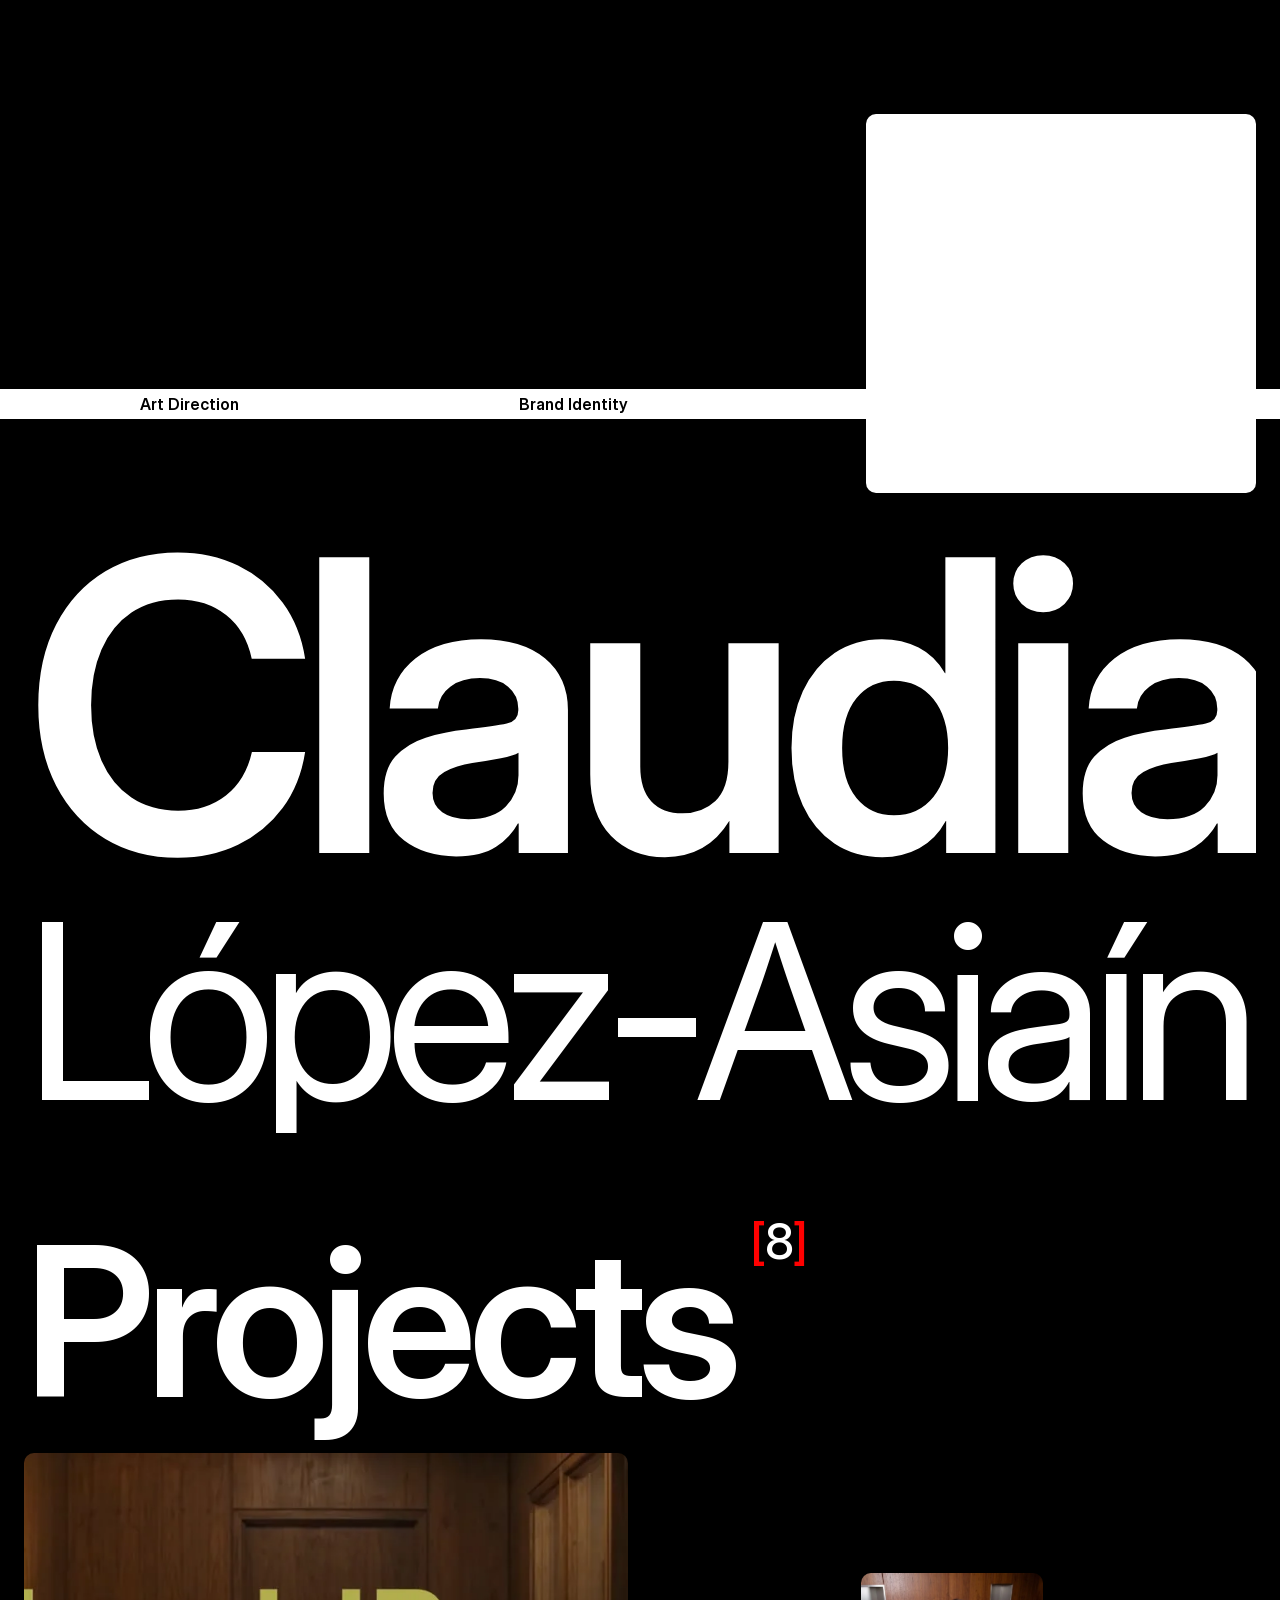
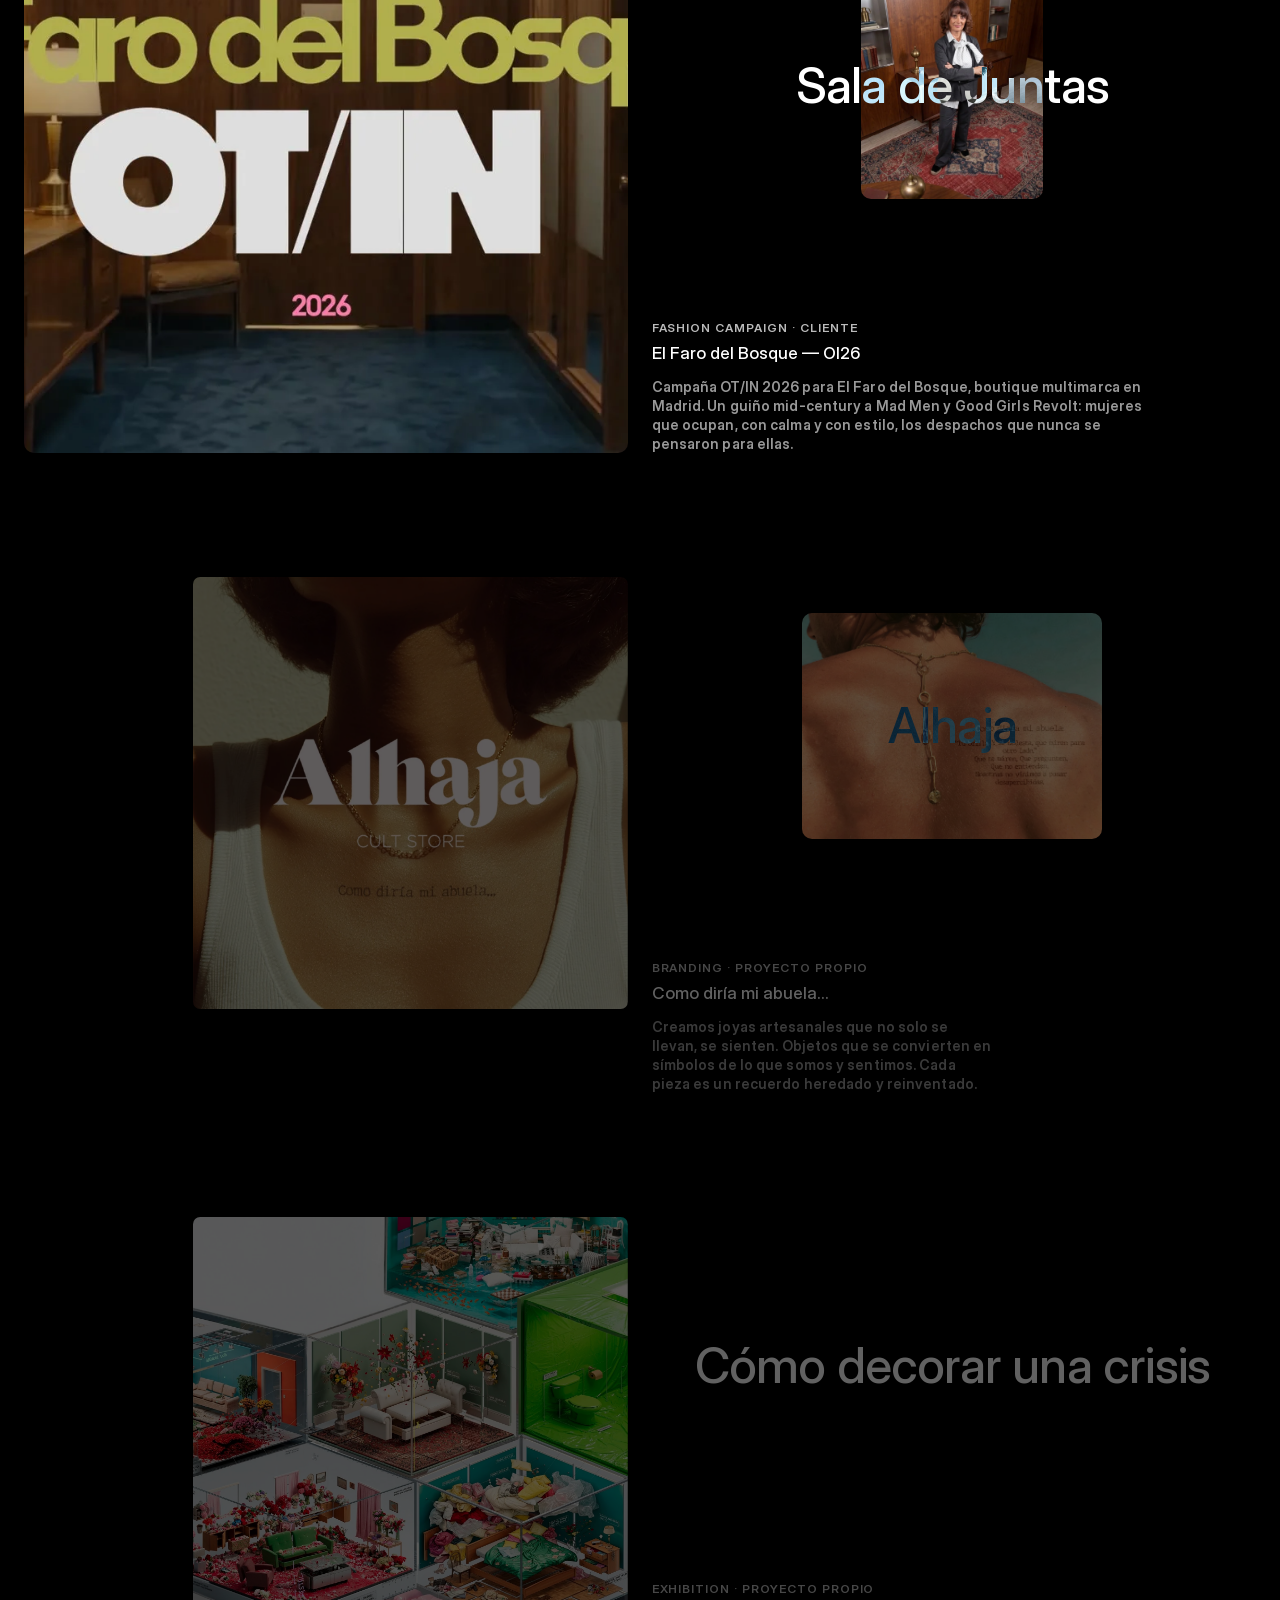
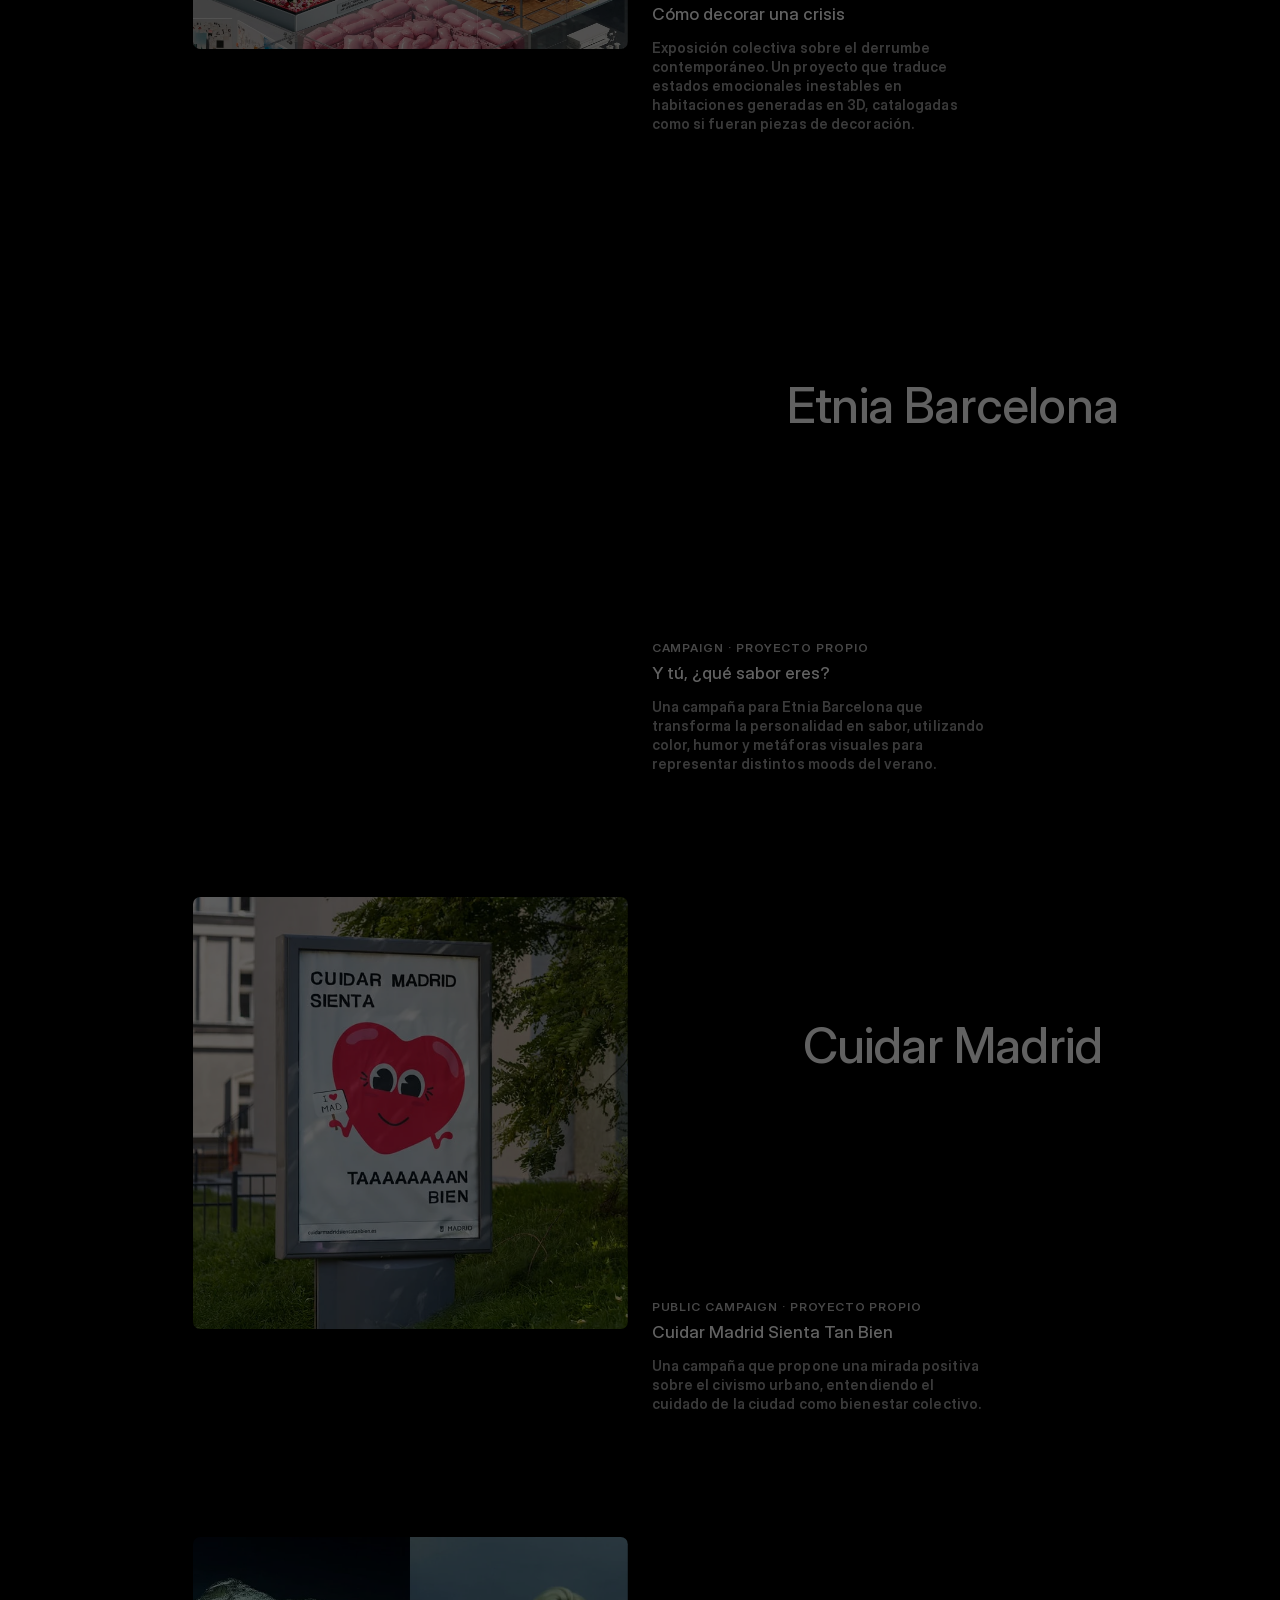
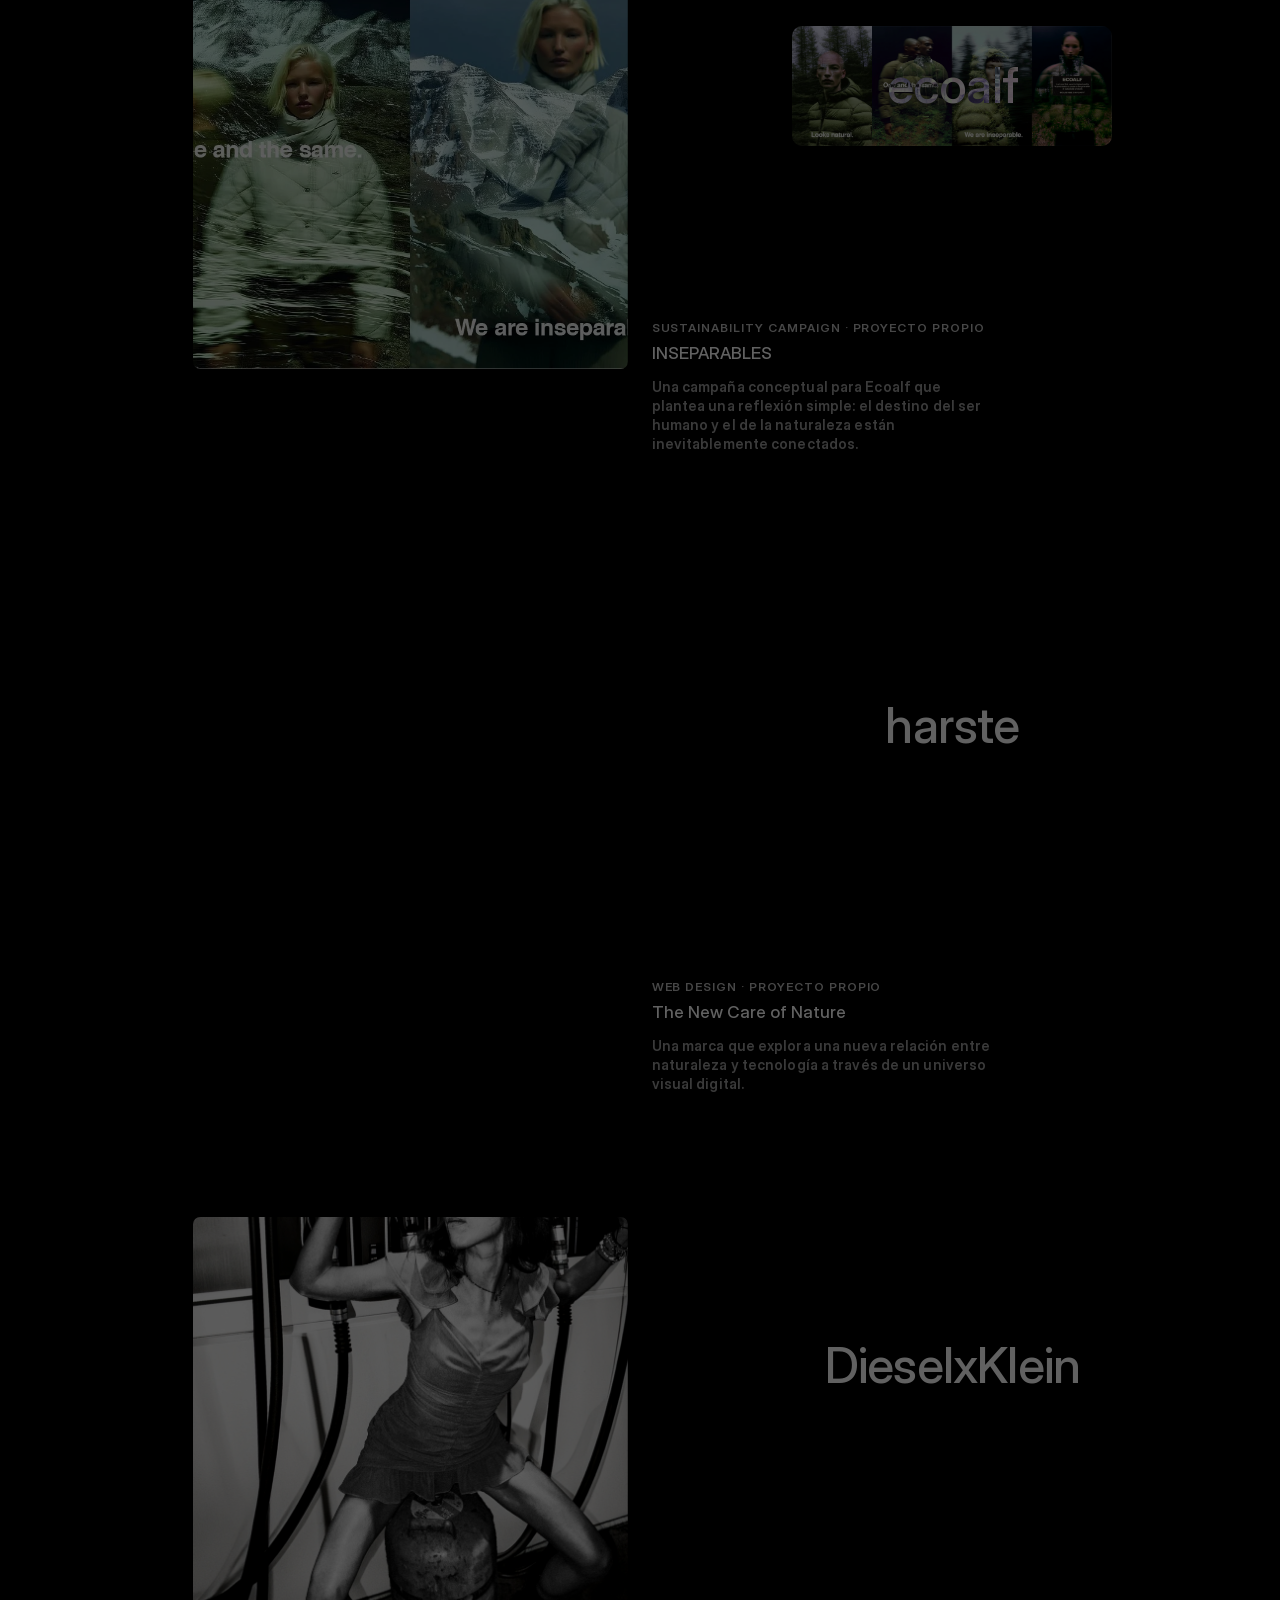
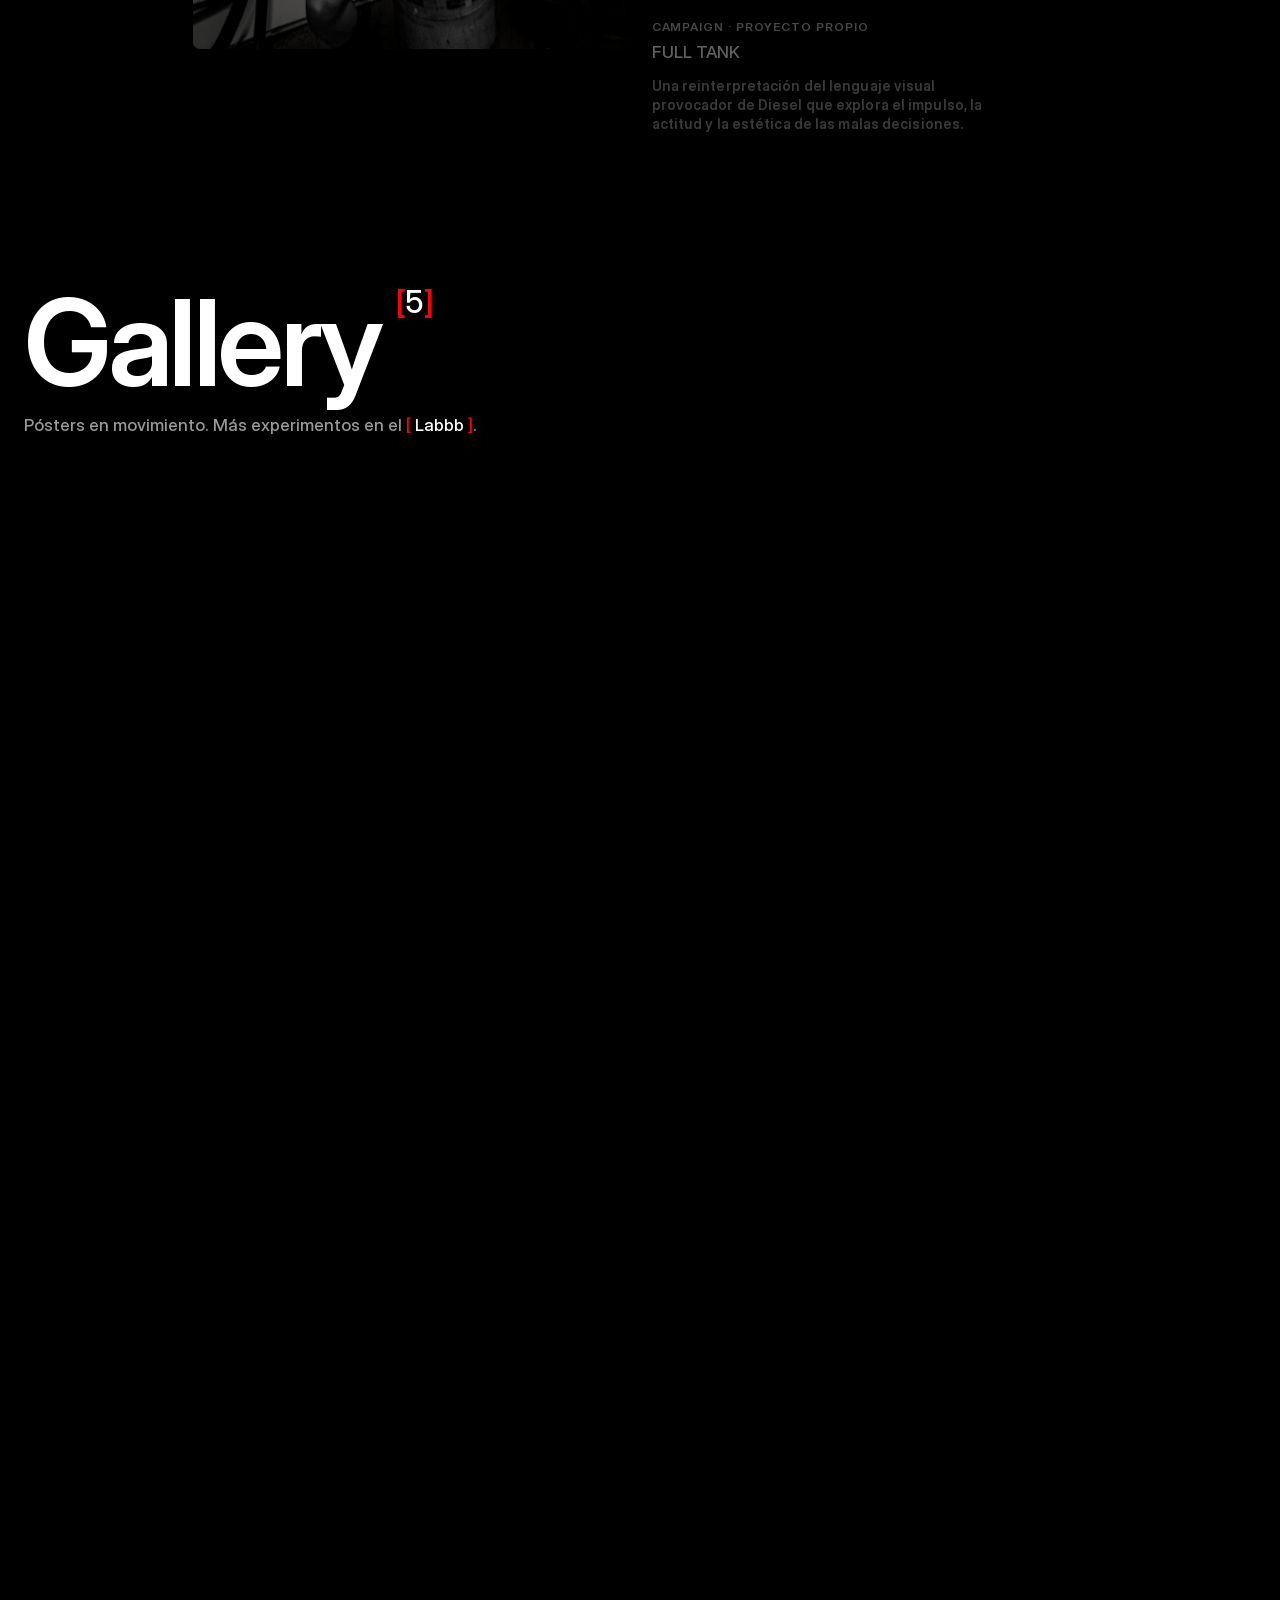
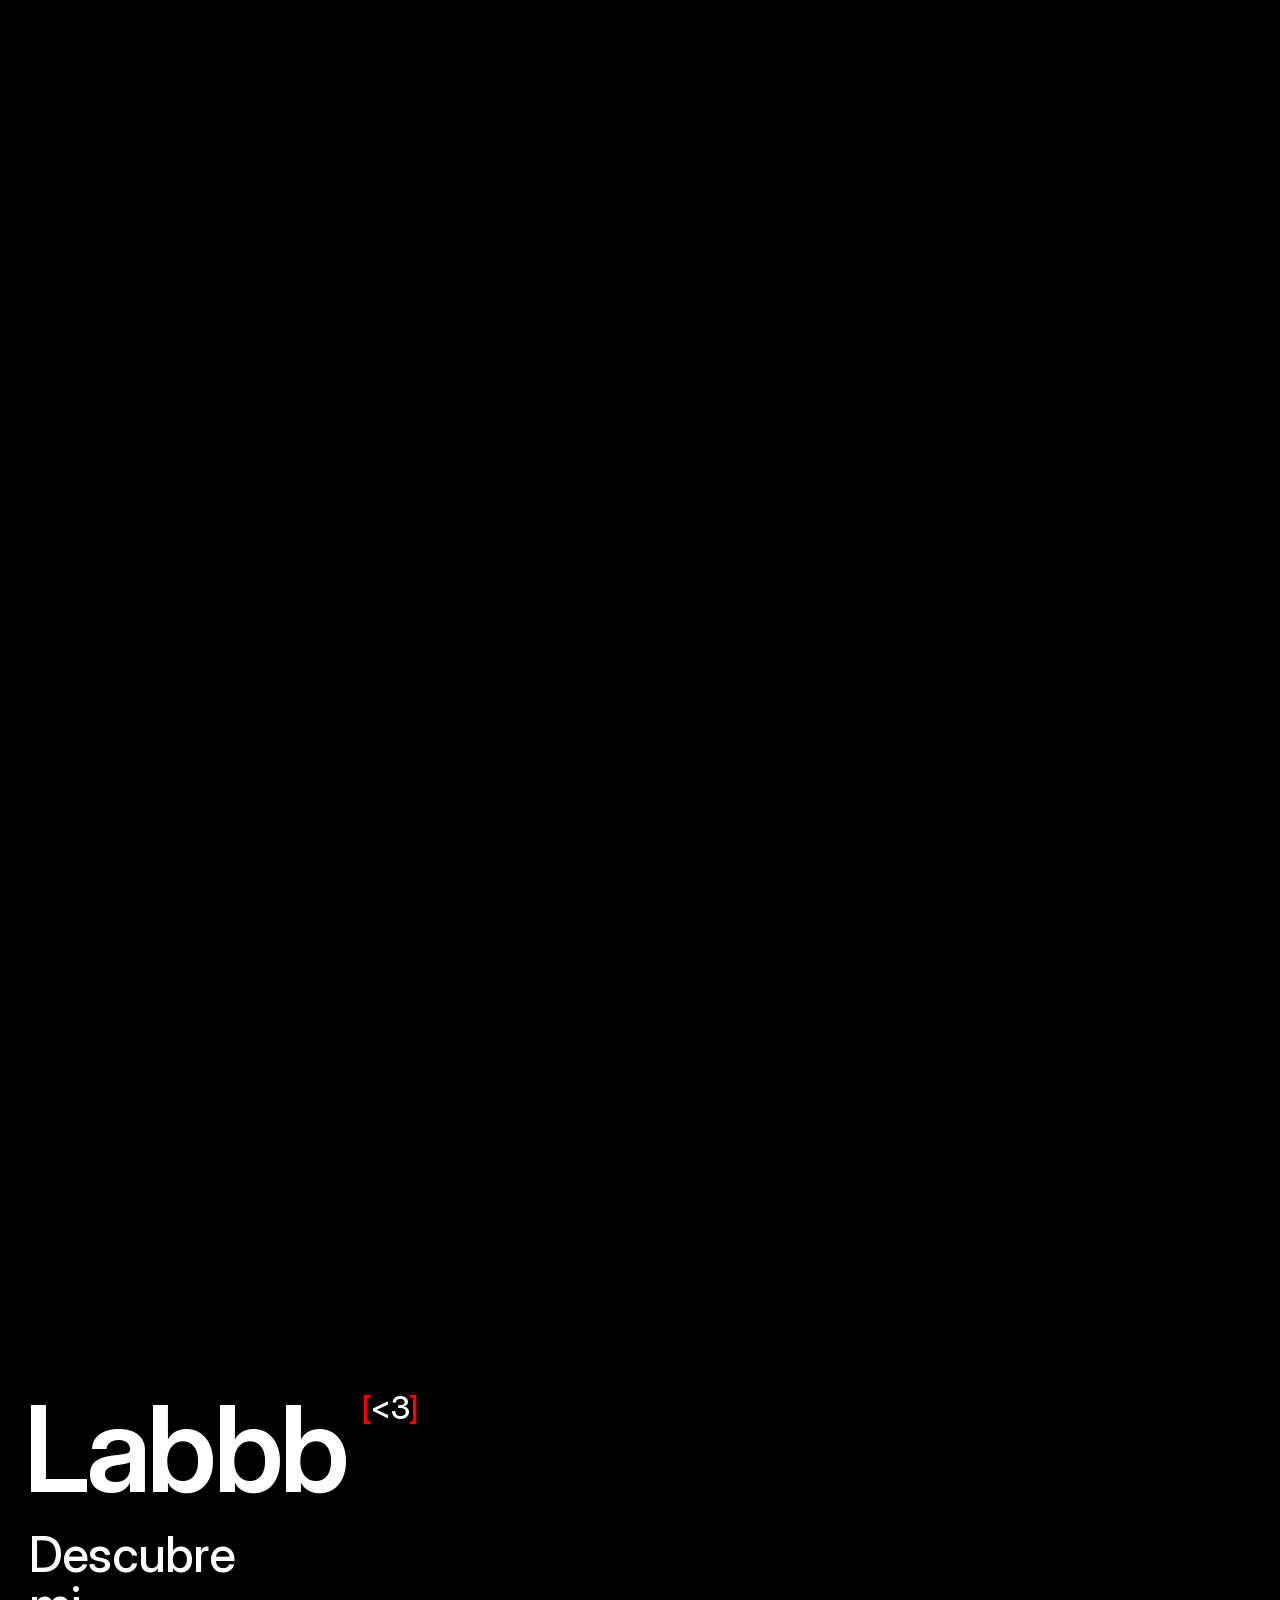
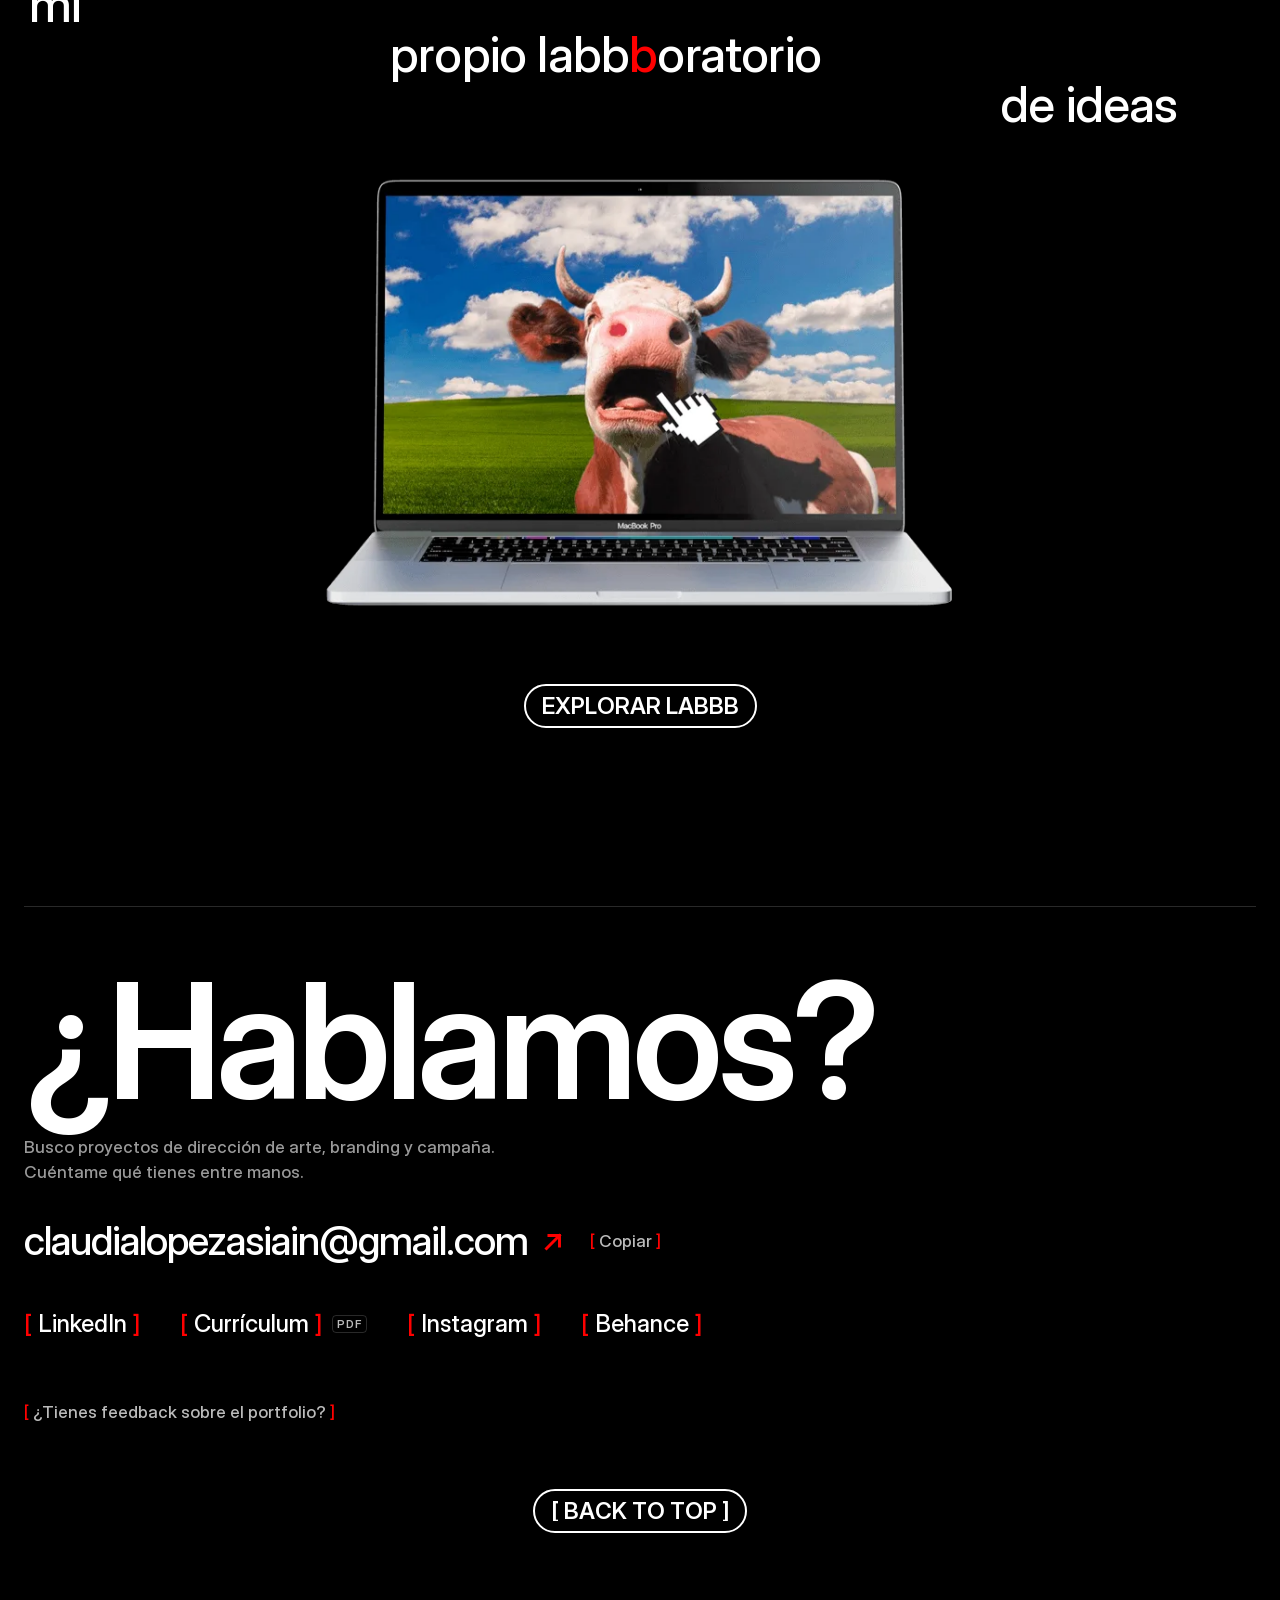
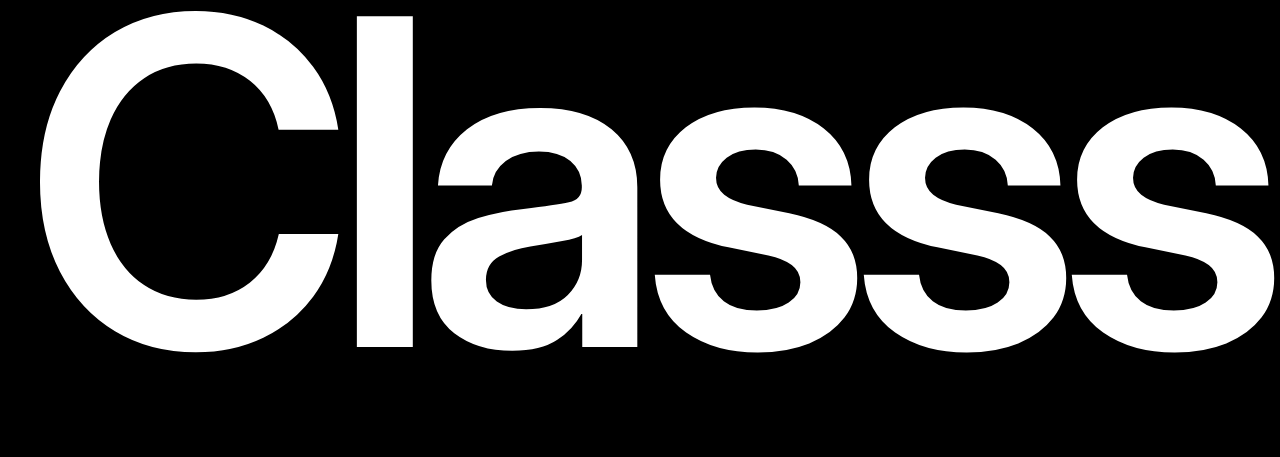
<file: index.html>
<!doctype html>
<html lang="es">
<head>
  <meta charset="utf-8">
  <meta name="viewport" content="width=device-width, initial-scale=1, viewport-fit=cover">
  <meta name="theme-color" content="#000000">
  <title>Classs® - Portafolio Creativo</title>
  <meta name="description" content="Claudia López-Asiaín, Art Director en Madrid. Prefiero el ruido que rompe el molde a la perfección que nadie recuerda.">
  <meta property="og:type" content="website">
  <meta property="og:title" content="Classs® - Portafolio Creativo">
  <meta property="og:description" content="Claudia López-Asiaín, Art Director en Madrid. Prefiero el ruido que rompe el molde a la perfección que nadie recuerda.">
  <meta property="og:url" content="https://classsstudio.github.io/">
  <meta property="og:image" content="https://classsstudio.github.io/assets/img/og-classs.jpg">
  <meta property="og:image:width" content="1200">
  <meta property="og:image:height" content="630">
  <meta property="og:image:alt" content="Claudia López-Asiaín, Classs®">
  <meta name="twitter:card" content="summary_large_image">
  <meta name="twitter:image" content="https://classsstudio.github.io/assets/img/og-classs.jpg">
  <link rel="icon" href="favicon-32.png" sizes="32x32" type="image/png">
  <link rel="icon" href="favicon-16.png" sizes="16x16" type="image/png">
  <link rel="apple-touch-icon" href="apple-touch-icon.png">
  <link rel="preload" href="assets/fonts/InterDisplay-500.woff2" as="font" type="font/woff2" crossorigin>
  <link rel="preload" href="assets/fonts/InterDisplay-600.woff2" as="font" type="font/woff2" crossorigin>
  <link rel="stylesheet" href="css/style.css">
  <script>try { if (!matchMedia('(prefers-reduced-motion: reduce)').matches && !sessionStorage.getItem('classs-intro')) document.documentElement.classList.add('is-intro'); } catch (e) {}</script>
</head>
<body id="top">
  <div class="intro" aria-hidden="true"><span class="intro-line"></span></div>
  <header class="site-header">
    <nav class="site-nav" aria-label="Principal">
      <a href="./" aria-current="page"><span class="br">[</span> <span class="roll"><span>Home</span><span aria-hidden="true">Home</span></span> <span class="br">]</span></a>
      <a href="work/"><span class="br">[</span> <span class="roll"><span>Work</span><span aria-hidden="true">Work</span></span> <span class="br">]</span></a>
      <a href="labbb/"><span class="br">[</span> <span class="roll"><span>Labbb</span><span aria-hidden="true">Labbb</span></span> <span class="br">]</span></a>
      <a href="about/"><span class="br">[</span> <span class="roll"><span>About</span><span aria-hidden="true">About</span></span> <span class="br">]</span></a>
    </nav>
    <a class="brand" href="./"><span class="roll"><span>Classs®</span><span aria-hidden="true">Classs®</span></span></a>
    <div class="site-meta"><p>Based in Madrid</p><p>Art Director</p></div>
  </header>

<main>
  <section class="hero" aria-labelledby="hero-name">
    <div class="hero-top">
      <p class="hero-quote"><span class="sr-only">Prefiero el ruido que rompe el molde a la perfección que nadie recuerda.</span>
        <span class="t-h3" aria-hidden="true">Prefiero el ruido que</span>
        <span class="t-h3" aria-hidden="true">rompe el molde a la</span>
        <span class="t-h3" aria-hidden="true">perfección que nadie recuerda.</span>
      </p>
      <div class="hero-card"><video src="assets/video/ckQ648nzLiEeoYNRrILsfWEjQJ4.mp4" autoplay muted loop playsinline preload="metadata" aria-hidden="true"></video></div>
    </div>
    <div class="skills-bar skills-bar--marquee" aria-hidden="true"><div class="track"><p>Art Direction</p><p>Brand Identity</p><p>3D &amp; Visual Experimentation</p><p>Editorial Design</p><p>Art Direction</p><p>Brand Identity</p><p>3D &amp; Visual Experimentation</p><p>Editorial Design</p></div></div>
    <h1 class="hero-name" id="hero-name" aria-label="Claudia López-Asiaín, Art Director en Madrid"><span class="mask"><span class="fit" data-scatter>Claudia</span></span><span class="mask"><span class="fit" data-scatter>López-Asiaín</span></span></h1>
  </section>

  <section class="projects-sec" id="projects" aria-labelledby="projects-title">
    <div class="big-title big-title--xl reveal"><h2 id="projects-title">Projects</h2><span class="count" aria-label="8"><span class="br" aria-hidden="true">[</span>8<span class="br" aria-hidden="true">]</span></span></div>
    <div class="projects">
      <a class="project project--wide-text" href="article/saladejuntas/">
        <div class="project-media"><video src="assets/video/sala-de-juntas.mp4" poster="assets/img/saladejuntas/video-poster.webp" autoplay muted loop playsinline preload="metadata" aria-label="Vídeo de campaña Sala de Juntas, OT/IN 2026"></video></div>
        <div class="project-info">
          <div class="project-thumb" style="--tw:182px;--th:226px"><img src="assets/img/saladejuntas/02.webp" alt="" loading="lazy" decoding="async"></div>
          <h3 class="project-title">Sala de Juntas</h3>
          <div class="project-text">
            <p class="project-meta"><span class="project-name">Sala de Juntas</span><span class="project-cat">Fashion Campaign · Cliente</span></p>
            <p class="t-p">El Faro del Bosque — OI26</p>
            <p class="t-body">Campaña OT/IN 2026 para El Faro del Bosque, boutique multimarca en Madrid. Un guiño mid-century a Mad Men y Good Girls Revolt: mujeres que ocupan, con calma y con estilo, los despachos que nunca se pensaron para ellas.</p>
          </div>
        </div>
      </a>
      <a class="project" href="article/alhaja/">
        <div class="project-media"><img src="assets/img/kdCMZQWbeNchLGPlptGq21xY8.webp" alt="Alhaja, portada del proyecto" loading="lazy" decoding="async"></div>
        <div class="project-info">
          <div class="project-thumb" style="--tw:300px;--th:226px"><img src="assets/img/b5AADyThNWDvsTY9JeAAcOJE18.webp" alt="" loading="lazy" decoding="async"></div>
          <h3 class="project-title">Alhaja</h3>
          <div class="project-text">
            <p class="project-meta"><span class="project-name">Alhaja</span><span class="project-cat">Branding · Proyecto propio</span></p>
            <p class="t-p">Como diría mi abuela...</p>
            <p class="t-body">Creamos joyas artesanales que no solo se llevan, se sienten. Objetos que se convierten en símbolos de lo que somos y sentimos. Cada pieza es un recuerdo heredado y reinventado.</p>
          </div>
        </div>
      </a>
      <a class="project" href="article/comodecorarunacrisis/">
        <div class="project-media"><img src="assets/img/zZUgTRwbGuGeTw0C7qM1aoowbq0.webp" alt="Cómo decorar una crisis, portada del proyecto" loading="lazy" decoding="async"></div>
        <div class="project-info">
          <div class="project-thumb" style="--tw:320px;--th:180px"><img src="assets/img/2PpB5TS3B4OaDHBeRzSRdzytqnk.webp" alt="" loading="lazy" decoding="async"></div>
          <h3 class="project-title">Cómo decorar una crisis</h3>
          <div class="project-text">
            <p class="project-meta"><span class="project-name">Cómo decorar una crisis</span><span class="project-cat">Exhibition · Proyecto propio</span></p>
            <p class="t-p">Cómo decorar una crisis</p>
            <p class="t-body">Exposición colectiva sobre el derrumbe contemporáneo. Un proyecto que traduce estados emocionales inestables en habitaciones generadas en 3D, catalogadas como si fueran piezas de decoración.</p>
          </div>
        </div>
      </a>
      <a class="project project--natural" href="article/etniabarcelona/" style="--ar:0.7573">
        <div class="project-media"><img src="assets/img/rdzhkpFiV4CJ8BFuG32XnRnbj0.gif" alt="Etnia Barcelona, portada del proyecto" loading="lazy" decoding="async"></div>
        <div class="project-info">
          <div class="project-thumb" style="--tw:320px;--th:190px"><img src="assets/img/5AzHMcqkLABcEIGRd8CJTYsMKYU.webp" alt="" loading="lazy" decoding="async"></div>
          <h3 class="project-title">Etnia Barcelona</h3>
          <div class="project-text">
            <p class="project-meta"><span class="project-name">Etnia Barcelona</span><span class="project-cat">Campaign · Proyecto propio</span></p>
            <p class="t-p">Y tú, ¿qué sabor eres?</p>
            <p class="t-body">Una campaña para Etnia Barcelona que transforma la personalidad en sabor, utilizando color, humor y metáforas visuales para representar distintos moods del verano.</p>
          </div>
        </div>
      </a>
      <a class="project" href="article/sientatanbien/">
        <div class="project-media"><img src="assets/img/Rmxcf4kJon0sYxEidLAYdkYM0.webp" alt="Banderolas urbanas con el mensaje «Las terrazas llenas, las papeleras también»." loading="lazy" decoding="async"></div>
        <div class="project-info">
          <div class="project-thumb" style="--tw:320px;--th:213px"><img src="assets/img/tej7HehySELkNlRVdTa4UQFtZw.webp" alt="" loading="lazy" decoding="async"></div>
          <h3 class="project-title">Cuidar Madrid</h3>
          <div class="project-text">
            <p class="project-meta"><span class="project-name">Cuidar Madrid</span><span class="project-cat">Public Campaign · Proyecto propio</span></p>
            <p class="t-p">Cuidar Madrid Sienta Tan Bien</p>
            <p class="t-body">Una campaña que propone una mirada positiva sobre el civismo urbano, entendiendo el cuidado de la ciudad como bienestar colectivo.</p>
          </div>
        </div>
      </a>
      <a class="project" href="article/ecoalf/">
        <div class="project-media"><img src="assets/img/zdHcQZOhww0QHBRIMkYgobSw.webp" alt="Serie de campaña ECOALF con modelos fusionados con un bosque y el mensaje «We are inseparable»." loading="lazy" decoding="async"></div>
        <div class="project-info">
          <div class="project-thumb" style="--tw:320px;--th:120px"><img src="assets/img/843MHecNllZucxwT7ip5nKsJKTs.webp" alt="" loading="lazy" decoding="async"></div>
          <h3 class="project-title">ecoalf</h3>
          <div class="project-text">
            <p class="project-meta"><span class="project-name">ecoalf</span><span class="project-cat">Sustainability Campaign · Proyecto propio</span></p>
            <p class="t-p">INSEPARABLES</p>
            <p class="t-body">Una campaña conceptual para Ecoalf que plantea una reflexión simple: el destino del ser humano y el de la naturaleza están inevitablemente conectados.</p>
          </div>
        </div>
      </a>
      <a class="project project--natural" href="article/harste/" style="--ar:0.6394">
        <div class="project-media"><video src="assets/video/9gpLwdabreq5UQF0XGXlJ5E5MIE.mp4" autoplay muted loop playsinline preload="metadata" aria-label="Animación de una pieza de Harste flotando entre formas orgánicas y texturas translúcidas."></video></div>
        <div class="project-info">
          <div class="project-thumb" style="--tw:145px;--th:227px"><video src="assets/video/2ENSK9Y9zIRejhitPfO9FKrwEQ.mp4" autoplay muted loop playsinline preload="metadata" aria-hidden="true"></video></div>
          <h3 class="project-title">harste</h3>
          <div class="project-text">
            <p class="project-meta"><span class="project-name">harste</span><span class="project-cat">Web Design · Proyecto propio</span></p>
            <p class="t-p">The New Care of Nature</p>
            <p class="t-body">Una marca que explora una nueva relación entre naturaleza y tecnología a través de un universo visual digital.</p>
          </div>
        </div>
      </a>
      <a class="project" href="article/dieselxklein/">
        <div class="project-media"><img src="assets/img/SAlpxG7ybPzf7l3V2aYHeGgfSs.webp" alt="DieselxKlein, portada del proyecto" loading="lazy" decoding="async"></div>
        <div class="project-info">
          <div class="project-thumb" style="--tw:151px;--th:227px"><img src="assets/img/dxFjXKSauux0rjWCKCqaGB3o.webp" alt="" loading="lazy" decoding="async"></div>
          <h3 class="project-title">DieselxKlein</h3>
          <div class="project-text">
            <p class="project-meta"><span class="project-name">DieselxKlein</span><span class="project-cat">Campaign · Proyecto propio</span></p>
            <p class="t-p">FULL TANK</p>
            <p class="t-body">Una reinterpretación del lenguaje visual provocador de Diesel que explora el impulso, la actitud y la estética de las malas decisiones.</p>
          </div>
        </div>
      </a>
    </div>
  </section>

  <section class="gallery-sec" id="gallery" aria-labelledby="gallery-title">
    <div class="big-title big-title--md reveal"><h2 id="gallery-title">Gallery</h2><span class="count" aria-label="5"><span class="br" aria-hidden="true">[</span>5<span class="br" aria-hidden="true">]</span></span></div>
    <p class="sec-lead t-p reveal">Pósters en movimiento. Más experimentos en el <a href="labbb/"><span class="br">[</span> Labbb <span class="br">]</span></a>.</p>
    <div class="gallery3d">
      <div class="gallery3d-stage">
        <div class="gallery3d-world">
          <div class="g3d-card" data-ratio="0.750"><video src="assets/video/RYhKZ53RgX0r12BAuO7CjD9olWc.mp4" autoplay muted loop playsinline preload="metadata" aria-hidden="true"></video></div>
          <div class="g3d-card" data-ratio="0.750"><video src="assets/video/YzVafttpBMhtf8hM07vBiJtsg4.mp4" autoplay muted loop playsinline preload="metadata" aria-hidden="true"></video></div>
          <div class="g3d-card" data-ratio="0.750"><video src="assets/video/vZOli9AdjrBid9PKHCo7owklg8.mp4" autoplay muted loop playsinline preload="metadata" aria-hidden="true"></video></div>
          <div class="g3d-card" data-ratio="0.750"><video src="assets/video/YlPEc4VGelljC587vhHzRozjN8k.mp4" autoplay muted loop playsinline preload="metadata" aria-hidden="true"></video></div>
          <div class="g3d-card" data-ratio="0.750"><video src="assets/video/iQWiRMygtaSXR8mlo1y7egqQFM.mp4" autoplay muted loop playsinline preload="metadata" aria-hidden="true"></video></div>
        </div>
      </div>
    </div>
  </section>

  <section class="labbb-sec" id="labbb" aria-labelledby="labbb-title">
    <div class="big-title big-title--md reveal"><h2 id="labbb-title">Labbb</h2><span class="count" aria-label="&lt;3"><span class="br" aria-hidden="true">[</span>&lt;3<span class="br" aria-hidden="true">]</span></span></div>
    <p class="labbb-copy">
      <span class="t-h3 l1 reveal">Descubre mi</span>
      <span class="t-h3 l2 reveal" style="--d:.1s">propio labb<span class="red">b</span>oratorio</span>
      <span class="t-h3 l3 reveal" style="--d:.2s">de ideas</span>
    </p>
    <a class="labbb-laptop reveal" href="labbb/" aria-label="Explorar Labbb">
      <img src="assets/img/IH4uTxhWS1ptWbyj1IQiQsxW25k.webp" alt="Experimentos personales con 3D, imagen generativa, motion y narrativas digitales." loading="lazy">
    </a>
    <div class="center"><a class="pill" href="labbb/"><span class="chars" aria-label="Explorar Labbb"><span aria-hidden="true" style="--i:0" data-c="E">E</span><span aria-hidden="true" style="--i:1" data-c="x">x</span><span aria-hidden="true" style="--i:2" data-c="p">p</span><span aria-hidden="true" style="--i:3" data-c="l">l</span><span aria-hidden="true" style="--i:4" data-c="o">o</span><span aria-hidden="true" style="--i:5" data-c="r">r</span><span aria-hidden="true" style="--i:6" data-c="a">a</span><span aria-hidden="true" style="--i:7" data-c="r">r</span><span aria-hidden="true" style="--i:8" data-c=" "> </span><span aria-hidden="true" style="--i:9" data-c="L">L</span><span aria-hidden="true" style="--i:10" data-c="a">a</span><span aria-hidden="true" style="--i:11" data-c="b">b</span><span aria-hidden="true" style="--i:12" data-c="b">b</span><span aria-hidden="true" style="--i:13" data-c="b">b</span></span></a></div>
  </section>
</main>

  <section class="info-sec" id="info" aria-labelledby="info-title">
    <div class="hire reveal">
      <h2 id="info-title" class="hire-title">¿Hablamos?</h2>
      <p class="hire-lead t-p">Busco proyectos de dirección de arte, branding y campaña. Cuéntame qué tienes entre manos.</p>
      <div class="hire-mail-row">
        <a class="hire-mail" href="mailto:claudialopezasiain@gmail.com"><span class="roll"><span>claudialopezasiain@gmail.com</span><span aria-hidden="true">claudialopezasiain@gmail.com</span></span><svg class="arrow" viewBox="0 0 16 16" aria-hidden="true" fill="none" stroke="currentColor" stroke-width="1.8" stroke-linecap="square"><path d="M4 12 12 4M5.5 4H12v6.5"/></svg></a>
        <button class="copy-mail" type="button" data-copy="claudialopezasiain@gmail.com"><span class="br">[</span> <span class="copy-label">Copiar</span> <span class="br">]</span></button>
        <span class="copy-status sr-only" aria-live="polite"></span>
      </div>
    <ul class="contact-links">
      <li><a href="https://www.linkedin.com/in/claudial%C3%B3pezasia%C3%ADnseco/" target="_blank" rel="noopener"><span class="br">[</span> <span class="roll"><span>LinkedIn</span><span aria-hidden="true">LinkedIn</span></span> <span class="br">]</span></a></li>
      <li><a href="cv/claudia-lopez-asiain-cv-2026.pdf" target="_blank" rel="noopener"><span class="br">[</span> <span class="roll"><span>Currículum</span><span aria-hidden="true">Currículum</span></span> <span class="br">]</span><small>PDF</small></a></li>
      <li><a href="https://www.instagram.com/classs.studio" target="_blank" rel="noopener"><span class="br">[</span> <span class="roll"><span>Instagram</span><span aria-hidden="true">Instagram</span></span> <span class="br">]</span></a></li>
      <li><a href="https://www.behance.net/claudialopezasiain" target="_blank" rel="noopener"><span class="br">[</span> <span class="roll"><span>Behance</span><span aria-hidden="true">Behance</span></span> <span class="br">]</span></a></li>
    </ul>
    </div>
    <details class="feedback reveal">
      <summary><span class="br">[</span> ¿Tienes feedback sobre el portfolio? <span class="br">]</span></summary>
      <form data-mail="claudialopezasiain@gmail.com" novalidate>
        <label>Tu comentario
          <textarea name="feedback" rows="5" placeholder="Escribe aquí tu opinión, idea o sugerencia…"></textarea>
        </label>
        <button type="submit">Abrir mi correo para enviarlo</button>
        <p class="note" aria-live="polite"></p>
      </form>
    </details>
    <div class="center"><a class="pill" href="#top" data-top aria-label="BACK TO TOP"><span class="chars" aria-label="[ BACK TO TOP ]"><span aria-hidden="true" style="--i:0" data-c="[">[</span><span aria-hidden="true" style="--i:1" data-c=" "> </span><span aria-hidden="true" style="--i:2" data-c="B">B</span><span aria-hidden="true" style="--i:3" data-c="A">A</span><span aria-hidden="true" style="--i:4" data-c="C">C</span><span aria-hidden="true" style="--i:5" data-c="K">K</span><span aria-hidden="true" style="--i:6" data-c=" "> </span><span aria-hidden="true" style="--i:7" data-c="T">T</span><span aria-hidden="true" style="--i:8" data-c="O">O</span><span aria-hidden="true" style="--i:9" data-c=" "> </span><span aria-hidden="true" style="--i:10" data-c="T">T</span><span aria-hidden="true" style="--i:11" data-c="O">O</span><span aria-hidden="true" style="--i:12" data-c="P">P</span><span aria-hidden="true" style="--i:13" data-c=" "> </span><span aria-hidden="true" style="--i:14" data-c="]">]</span></span></a></div>
  </section>
  <footer class="site-footer">
    <span class="fit" aria-hidden="true">Classs</span>
  </footer>

  <script src="js/main.js" defer></script>
</body>
</html>
</file>
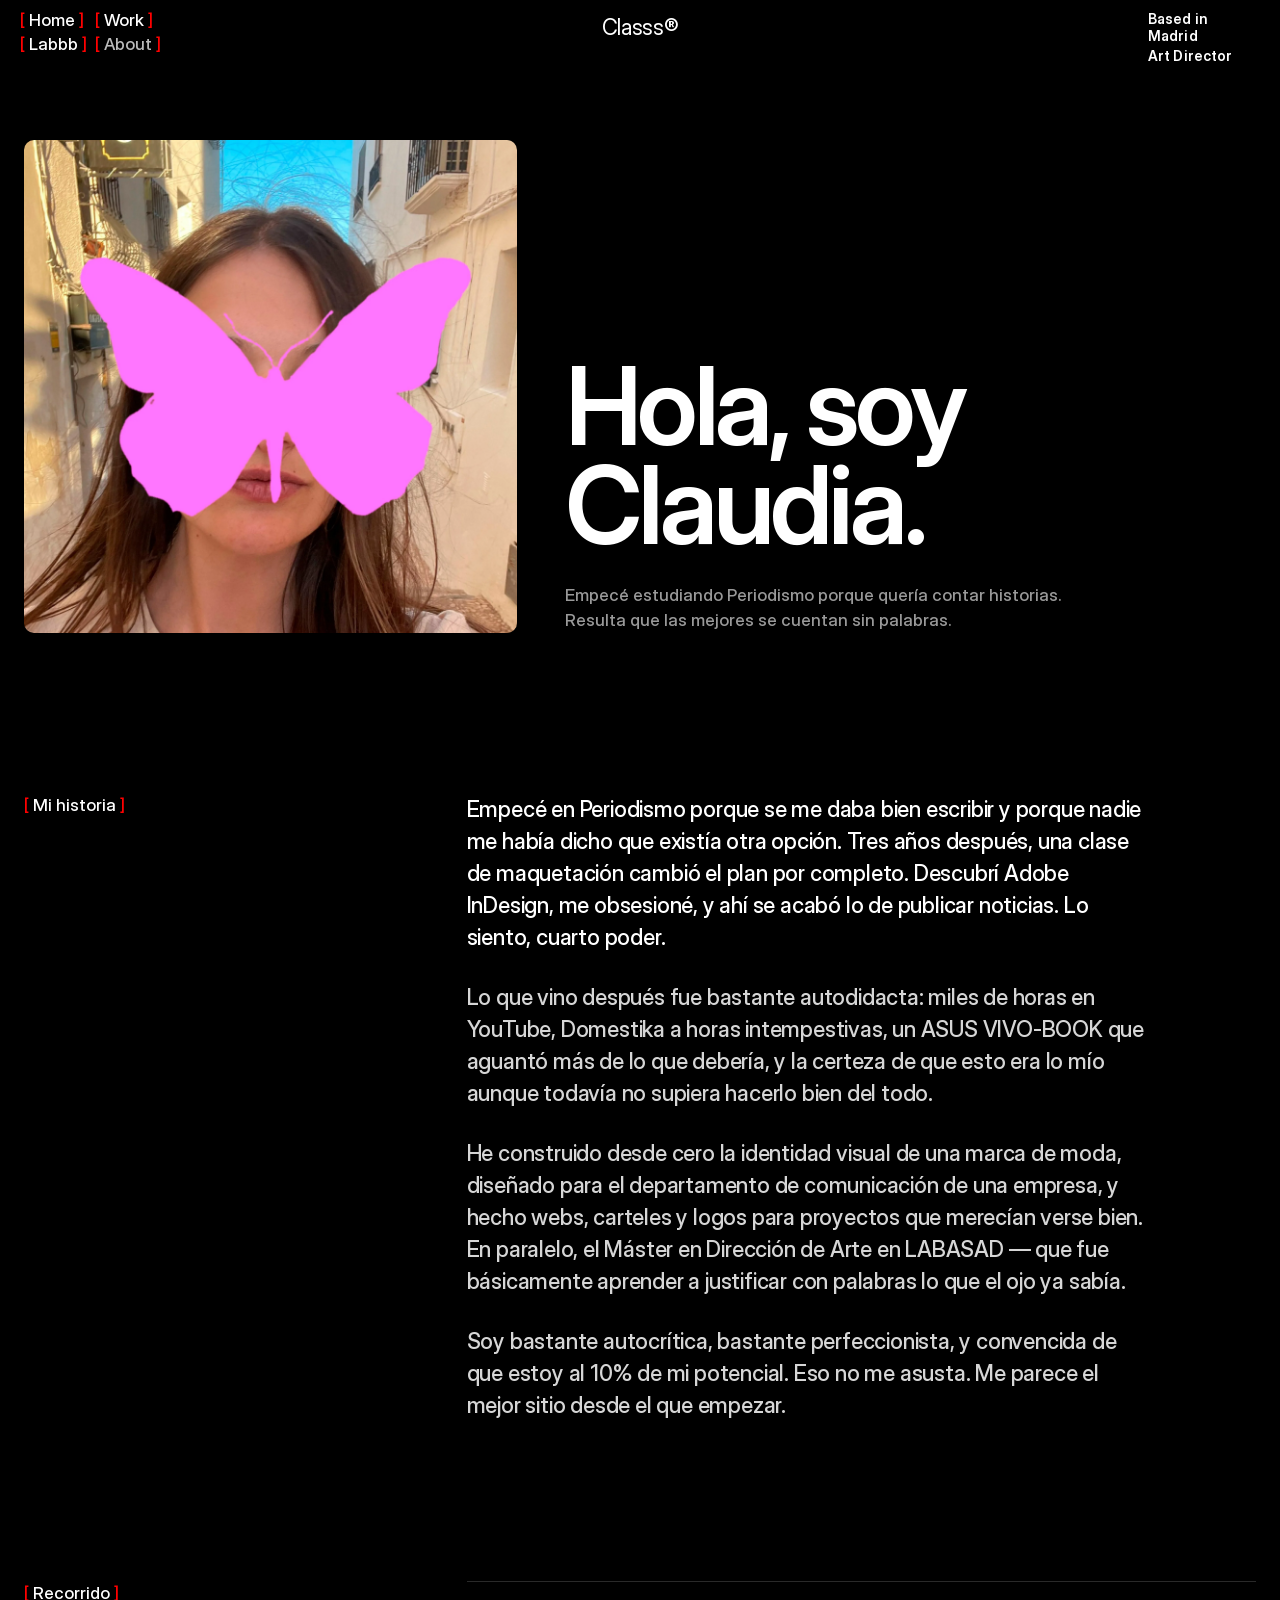
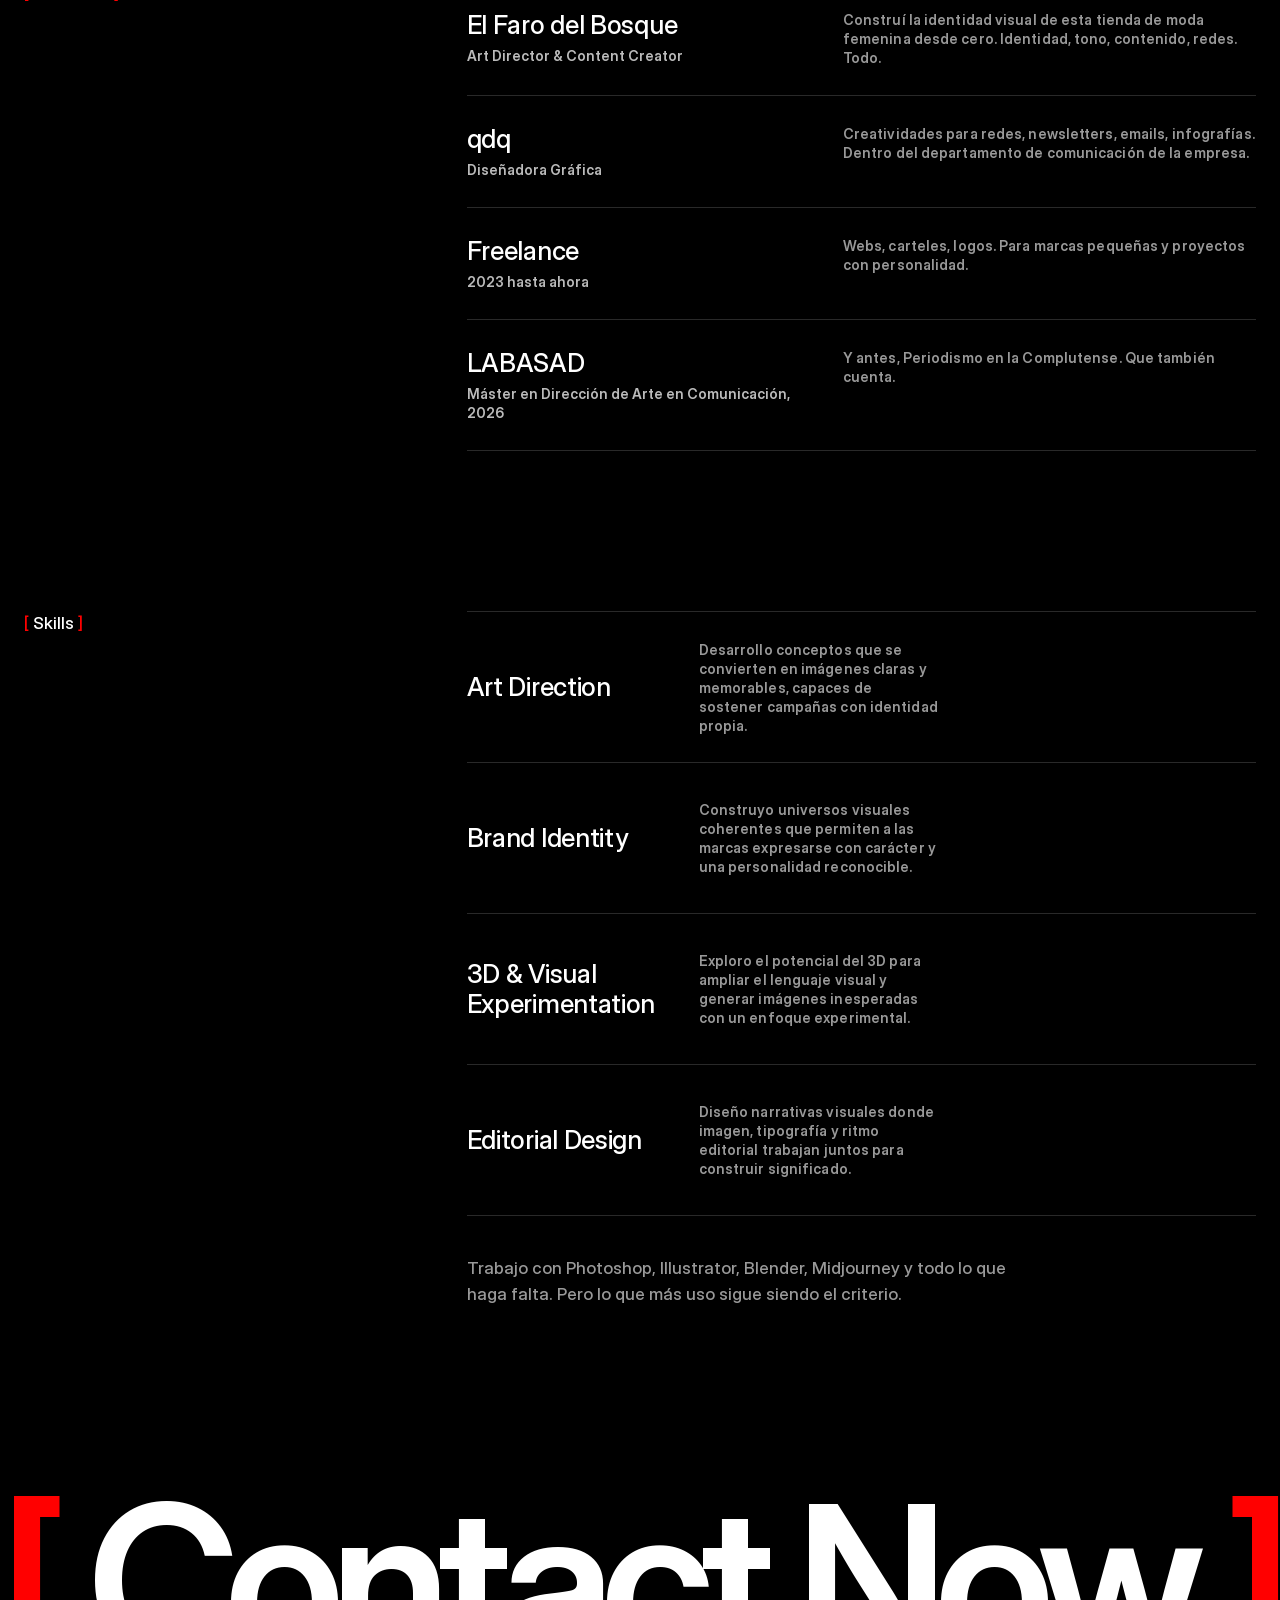
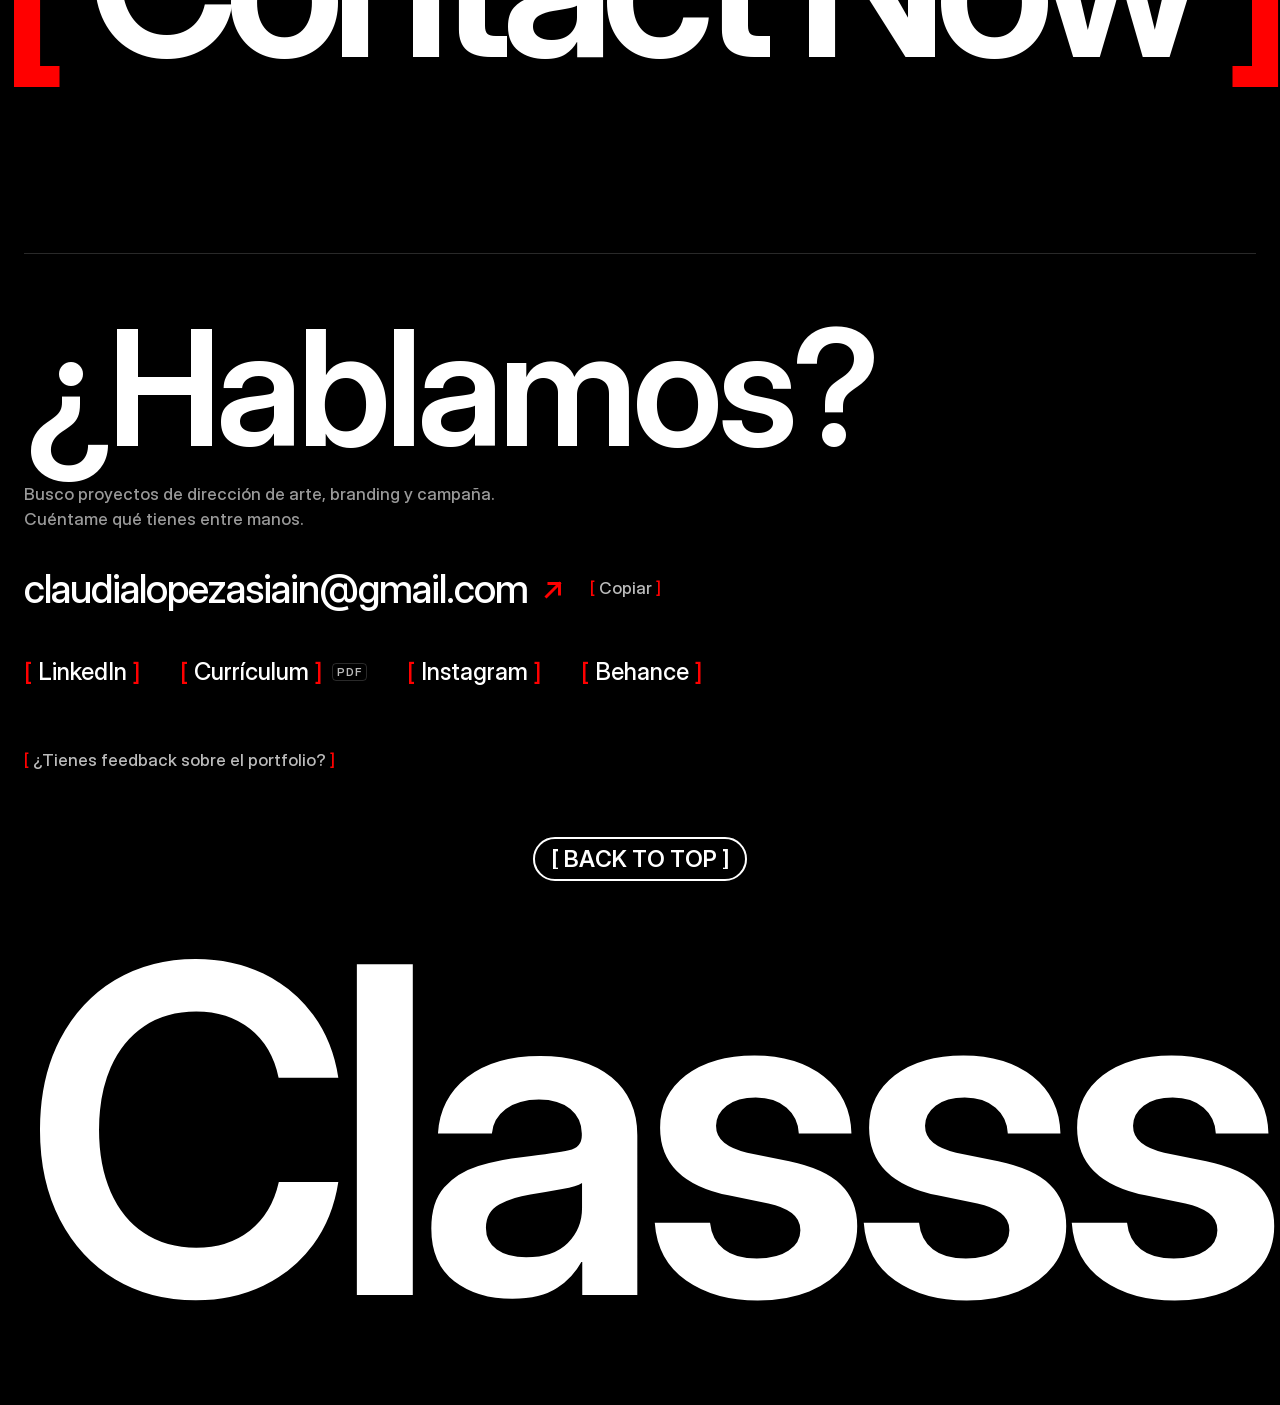
<file: about/index.html>
<!doctype html>
<html lang="es">
<head>
  <meta charset="utf-8">
  <meta name="viewport" content="width=device-width, initial-scale=1, viewport-fit=cover">
  <meta name="theme-color" content="#000000">
  <title>About — Classs®</title>
  <meta name="description" content="Hola, soy Claudia. Empecé estudiando Periodismo porque quería contar historias. Resulta que las mejores se cuentan sin palabras.">
  <meta property="og:type" content="website">
  <meta property="og:title" content="About — Classs®">
  <meta property="og:description" content="Hola, soy Claudia. Empecé estudiando Periodismo porque quería contar historias. Resulta que las mejores se cuentan sin palabras.">
  <meta property="og:url" content="https://classsstudio.github.io/">
  <meta property="og:image" content="https://classsstudio.github.io/assets/img/og-classs.jpg">
  <meta property="og:image:width" content="1200">
  <meta property="og:image:height" content="630">
  <meta property="og:image:alt" content="Claudia López-Asiaín, Classs®">
  <meta name="twitter:card" content="summary_large_image">
  <meta name="twitter:image" content="https://classsstudio.github.io/assets/img/og-classs.jpg">
  <link rel="icon" href="../favicon-32.png" sizes="32x32" type="image/png">
  <link rel="icon" href="../favicon-16.png" sizes="16x16" type="image/png">
  <link rel="apple-touch-icon" href="../apple-touch-icon.png">
  <link rel="preload" href="../assets/fonts/InterDisplay-500.woff2" as="font" type="font/woff2" crossorigin>
  <link rel="preload" href="../assets/fonts/InterDisplay-600.woff2" as="font" type="font/woff2" crossorigin>
  <link rel="stylesheet" href="../css/style.css">
</head>
<body id="top" class="about-page">
  <header class="site-header">
    <nav class="site-nav" aria-label="Principal">
      <a href="../"><span class="br">[</span> <span class="roll"><span>Home</span><span aria-hidden="true">Home</span></span> <span class="br">]</span></a>
      <a href="../work/"><span class="br">[</span> <span class="roll"><span>Work</span><span aria-hidden="true">Work</span></span> <span class="br">]</span></a>
      <a href="../labbb/"><span class="br">[</span> <span class="roll"><span>Labbb</span><span aria-hidden="true">Labbb</span></span> <span class="br">]</span></a>
      <a href="../about/" aria-current="page"><span class="br">[</span> <span class="roll"><span>About</span><span aria-hidden="true">About</span></span> <span class="br">]</span></a>
    </nav>
    <a class="brand" href="../"><span class="roll"><span>Classs®</span><span aria-hidden="true">Classs®</span></span></a>
    <div class="site-meta"><p>Based in Madrid</p><p>Art Director</p></div>
  </header>

<main>
  <section class="about-hero">
    <figure class="about-photo" style="aspect-ratio:2048/2048"><img src="../assets/img/mKlZMm6gwNGm1eqPKER45Ocpu4.webp" alt="Claudia López-Asiaín" fetchpriority="high" decoding="async"></figure>
    <div class="about-intro">
      <h1>Hola, soy Claudia.</h1>
      <p class="t-p about-lead">Empecé estudiando Periodismo porque quería contar historias. Resulta que las mejores se cuentan sin palabras.</p>
    </div>
  </section>

  <section class="about-sec" aria-labelledby="story-title">
    <h2 id="story-title" class="about-label"><span class="br">[</span> Mi historia <span class="br">]</span></h2>
    <div class="about-story">
      <p class="reveal">Empecé en Periodismo porque se me daba bien escribir y porque nadie me había dicho que existía otra opción. Tres años después, una clase de maquetación cambió el plan por completo. Descubrí Adobe InDesign, me obsesioné, y ahí se acabó lo de publicar noticias. Lo siento, cuarto poder.</p>
      <p class="reveal">Lo que vino después fue bastante autodidacta: miles de horas en YouTube, Domestika a horas intempestivas, un ASUS VIVO-BOOK que aguantó más de lo que debería, y la certeza de que esto era lo mío aunque todavía no supiera hacerlo bien del todo.</p>
      <p class="reveal">He construido desde cero la identidad visual de una marca de moda, diseñado para el departamento de comunicación de una empresa, y hecho webs, carteles y logos para proyectos que merecían verse bien. En paralelo, el Máster en Dirección de Arte en LABASAD — que fue básicamente aprender a justificar con palabras lo que el ojo ya sabía.</p>
      <p class="reveal">Soy bastante autocrítica, bastante perfeccionista, y convencida de que estoy al 10% de mi potencial. Eso no me asusta. Me parece el mejor sitio desde el que empezar.</p>
    </div>
  </section>

  <section class="about-sec" aria-labelledby="path-title">
    <h2 id="path-title" class="about-label"><span class="br">[</span> Recorrido <span class="br">]</span></h2>
    <ol class="about-path">
      <li class="reveal"><div><h3>El Faro del Bosque</h3><p class="about-role">Art Director &amp; Content Creator</p></div><p class="t-body">Construí la identidad visual de esta tienda de moda femenina desde cero. Identidad, tono, contenido, redes. Todo.</p></li>
      <li class="reveal"><div><h3>qdq</h3><p class="about-role">Diseñadora Gráfica</p></div><p class="t-body">Creatividades para redes, newsletters, emails, infografías. Dentro del departamento de comunicación de la empresa.</p></li>
      <li class="reveal"><div><h3>Freelance</h3><p class="about-role">2023 hasta ahora</p></div><p class="t-body">Webs, carteles, logos. Para marcas pequeñas y proyectos con personalidad.</p></li>
      <li class="reveal"><div><h3>LABASAD</h3><p class="about-role">Máster en Dirección de Arte en Comunicación, 2026</p></div><p class="t-body">Y antes, Periodismo en la Complutense. Que también cuenta.</p></li>
    </ol>
  </section>

  <section class="about-sec" aria-labelledby="skills-title">
    <h2 id="skills-title" class="about-label"><span class="br">[</span> Skills <span class="br">]</span></h2>
    <div>
      <ul class="skills-list">
        <li class="skill reveal">
          <h3>Art Direction</h3>
          <p class="t-body">Desarrollo conceptos que se convierten en imágenes claras y memorables, capaces de sostener campañas con identidad propia.</p>
          <div class="skill-img"><img src="../assets/img/UclO2g8HzMRZ5To6PyLtKb5mW08.webp" alt="" loading="lazy" decoding="async"></div>
        </li>
        <li class="skill reveal">
          <h3>Brand Identity</h3>
          <p class="t-body">Construyo universos visuales coherentes que permiten a las marcas expresarse con carácter y una personalidad reconocible.</p>
          <div class="skill-img"><img src="../assets/img/upxEAQRVGPb97tPwPkPW6WWrOY.webp" alt="" loading="lazy" decoding="async"></div>
        </li>
        <li class="skill reveal">
          <h3>3D &amp; Visual Experimentation</h3>
          <p class="t-body">Exploro el potencial del 3D para ampliar el lenguaje visual y generar imágenes inesperadas con un enfoque experimental.</p>
          <div class="skill-img"><video src="../assets/video/0rygrdzoEgWVM0tmsbT09wmc5E.mp4" autoplay muted loop playsinline preload="metadata" aria-hidden="true"></video></div>
        </li>
        <li class="skill reveal">
          <h3>Editorial Design</h3>
          <p class="t-body">Diseño narrativas visuales donde imagen, tipografía y ritmo editorial trabajan juntos para construir significado.</p>
          <div class="skill-img"><img src="../assets/img/B0XjSEzlwpcsuNHPs3fk1LFlxZg.webp" alt="" loading="lazy" decoding="async"></div>
        </li>
      </ul>
      <p class="t-p about-tools reveal">Trabajo con Photoshop, Illustrator, Blender, Midjourney y todo lo que haga falta. Pero lo que más uso sigue siendo el criterio.</p>
    </div>
  </section>

  <p class="contact-now"><a href="mailto:claudialopezasiain@gmail.com" aria-label="Escríbeme: claudialopezasiain@gmail.com"><span class="fit"><span class="br">[</span> Contact Now <span class="br">]</span></span></a></p>
</main>

  <section class="info-sec" id="info" aria-labelledby="info-title">
    <div class="hire reveal">
      <h2 id="info-title" class="hire-title">¿Hablamos?</h2>
      <p class="hire-lead t-p">Busco proyectos de dirección de arte, branding y campaña. Cuéntame qué tienes entre manos.</p>
      <div class="hire-mail-row">
        <a class="hire-mail" href="mailto:claudialopezasiain@gmail.com"><span class="roll"><span>claudialopezasiain@gmail.com</span><span aria-hidden="true">claudialopezasiain@gmail.com</span></span><svg class="arrow" viewBox="0 0 16 16" aria-hidden="true" fill="none" stroke="currentColor" stroke-width="1.8" stroke-linecap="square"><path d="M4 12 12 4M5.5 4H12v6.5"/></svg></a>
        <button class="copy-mail" type="button" data-copy="claudialopezasiain@gmail.com"><span class="br">[</span> <span class="copy-label">Copiar</span> <span class="br">]</span></button>
        <span class="copy-status sr-only" aria-live="polite"></span>
      </div>
    <ul class="contact-links">
      <li><a href="https://www.linkedin.com/in/claudial%C3%B3pezasia%C3%ADnseco/" target="_blank" rel="noopener"><span class="br">[</span> <span class="roll"><span>LinkedIn</span><span aria-hidden="true">LinkedIn</span></span> <span class="br">]</span></a></li>
      <li><a href="../cv/claudia-lopez-asiain-cv-2026.pdf" target="_blank" rel="noopener"><span class="br">[</span> <span class="roll"><span>Currículum</span><span aria-hidden="true">Currículum</span></span> <span class="br">]</span><small>PDF</small></a></li>
      <li><a href="https://www.instagram.com/classs.studio" target="_blank" rel="noopener"><span class="br">[</span> <span class="roll"><span>Instagram</span><span aria-hidden="true">Instagram</span></span> <span class="br">]</span></a></li>
      <li><a href="https://www.behance.net/claudialopezasiain" target="_blank" rel="noopener"><span class="br">[</span> <span class="roll"><span>Behance</span><span aria-hidden="true">Behance</span></span> <span class="br">]</span></a></li>
    </ul>
    </div>
    <details class="feedback reveal">
      <summary><span class="br">[</span> ¿Tienes feedback sobre el portfolio? <span class="br">]</span></summary>
      <form data-mail="claudialopezasiain@gmail.com" novalidate>
        <label>Tu comentario
          <textarea name="feedback" rows="5" placeholder="Escribe aquí tu opinión, idea o sugerencia…"></textarea>
        </label>
        <button type="submit">Abrir mi correo para enviarlo</button>
        <p class="note" aria-live="polite"></p>
      </form>
    </details>
    <div class="center"><a class="pill" href="#top" data-top aria-label="BACK TO TOP"><span class="chars" aria-label="[ BACK TO TOP ]"><span aria-hidden="true" style="--i:0" data-c="[">[</span><span aria-hidden="true" style="--i:1" data-c=" "> </span><span aria-hidden="true" style="--i:2" data-c="B">B</span><span aria-hidden="true" style="--i:3" data-c="A">A</span><span aria-hidden="true" style="--i:4" data-c="C">C</span><span aria-hidden="true" style="--i:5" data-c="K">K</span><span aria-hidden="true" style="--i:6" data-c=" "> </span><span aria-hidden="true" style="--i:7" data-c="T">T</span><span aria-hidden="true" style="--i:8" data-c="O">O</span><span aria-hidden="true" style="--i:9" data-c=" "> </span><span aria-hidden="true" style="--i:10" data-c="T">T</span><span aria-hidden="true" style="--i:11" data-c="O">O</span><span aria-hidden="true" style="--i:12" data-c="P">P</span><span aria-hidden="true" style="--i:13" data-c=" "> </span><span aria-hidden="true" style="--i:14" data-c="]">]</span></span></a></div>
  </section>
  <footer class="site-footer">
    <span class="fit" aria-hidden="true">Classs</span>
  </footer>

  <script src="../js/main.js" defer></script>
</body>
</html>
</file>
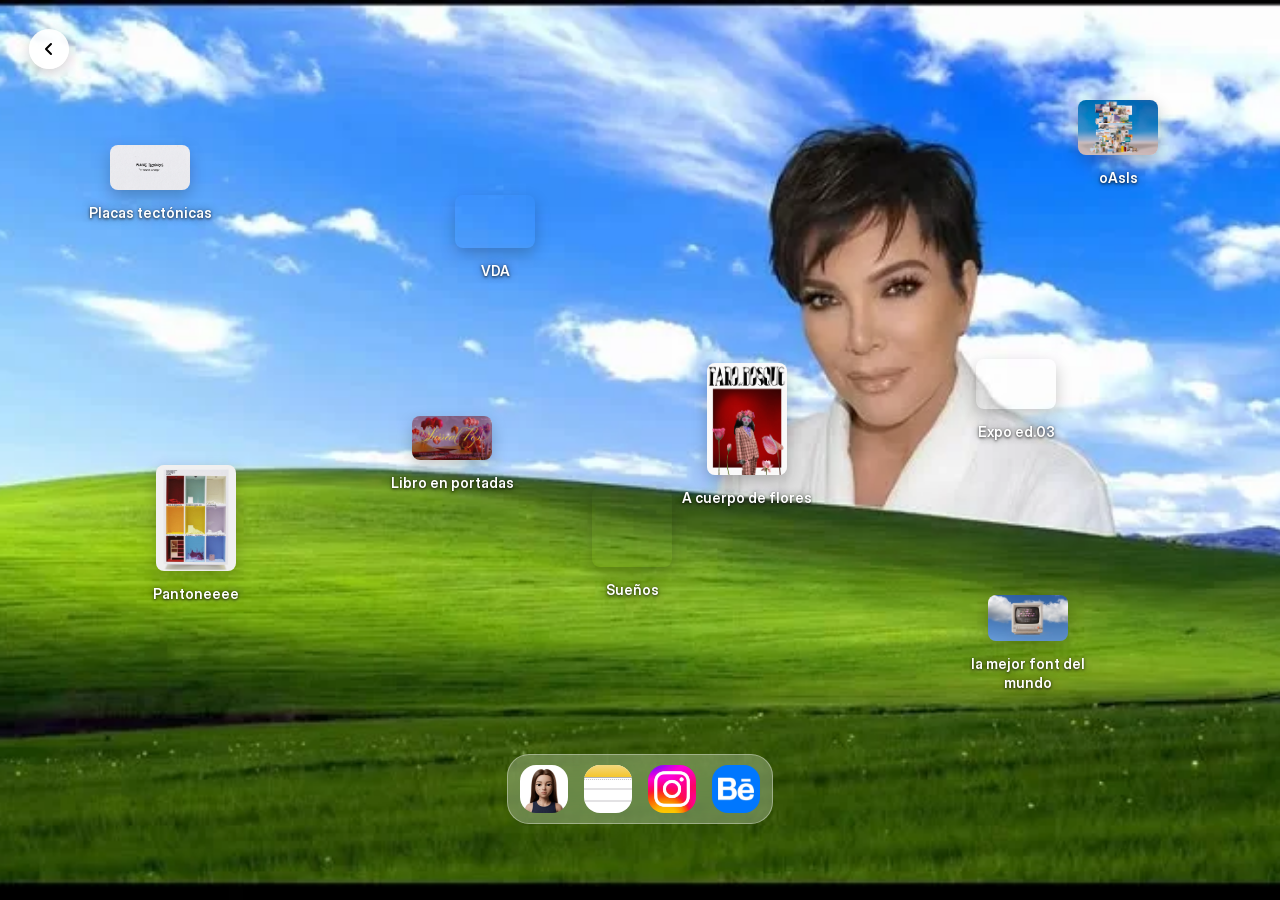
<file: labbb/index.html>
<!doctype html>
<html lang="es">
<head>
  <meta charset="utf-8">
  <meta name="viewport" content="width=device-width, initial-scale=1, viewport-fit=cover">
  <meta name="theme-color" content="#000000">
  <title>Labbb — Classs®</title>
  <meta name="description" content="Claudia López-Asiaín, Art Director en Madrid. Prefiero el ruido que rompe el molde a la perfección que nadie recuerda.">
  <meta property="og:type" content="website">
  <meta property="og:title" content="Labbb — Classs®">
  <meta property="og:description" content="Claudia López-Asiaín, Art Director en Madrid. Prefiero el ruido que rompe el molde a la perfección que nadie recuerda.">
  <meta property="og:url" content="https://classsstudio.github.io/">
  <meta property="og:image" content="https://classsstudio.github.io/assets/img/og-classs.jpg">
  <meta property="og:image:width" content="1200">
  <meta property="og:image:height" content="630">
  <meta property="og:image:alt" content="Claudia López-Asiaín, Classs®">
  <meta name="twitter:card" content="summary_large_image">
  <meta name="twitter:image" content="https://classsstudio.github.io/assets/img/og-classs.jpg">
  <link rel="icon" href="../favicon-32.png" sizes="32x32" type="image/png">
  <link rel="icon" href="../favicon-16.png" sizes="16x16" type="image/png">
  <link rel="apple-touch-icon" href="../apple-touch-icon.png">
  <link rel="preload" href="../assets/fonts/InterDisplay-500.woff2" as="font" type="font/woff2" crossorigin>
  <link rel="preload" href="../assets/fonts/InterDisplay-600.woff2" as="font" type="font/woff2" crossorigin>
  <link rel="stylesheet" href="../css/style.css">
  <link rel="stylesheet" href="../css/labbb.css">
</head>
<body class="labbb-page">
<main class="desktop">
  <h1 class="sr-only">Labbb, escritorio de proyectos personales de Claudia López-Asiaín</h1>
  <img class="wallpaper" src="../assets/img/wsx33AqCaXV7H25mC3WEOCVyMNs.webp" alt="">
  <a class="back-btn" href="../" aria-label="Volver a la Home">
    <svg viewBox="0 0 16 16" fill="none" stroke="currentColor" stroke-width="2" stroke-linecap="round" stroke-linejoin="round"><path d="M10 3 5 8l5 5"/></svg>
  </a>

  <div class="d-icon" data-open="libro" tabindex="0" role="button" aria-label="Abrir Libro en portadas" style="left:32.22%;top:46.22%">
    <div class="thumb" style="aspect-ratio:80/44"><img src="../assets/img/7wglq8m5Zm92UzRG5gcQnj8PTQ.webp" alt="" loading="lazy" decoding="async"></div><span>Libro en portadas</span>
  </div>
  <div class="d-icon" data-open="oasis" tabindex="0" role="button" aria-label="Abrir oAsIs" style="left:84.24%;top:11.11%">
    <div class="thumb" style="aspect-ratio:80/55"><img src="../assets/img/KmKquT9Hdha4kruSK6f0RoJYaw.webp" alt="" loading="lazy" decoding="async"></div><span>oAsIs</span>
  </div>
  <div class="d-icon" data-open="suenos" tabindex="0" role="button" aria-label="Abrir Sueños" style="left:46.25%;top:54.11%">
    <div class="thumb" style="aspect-ratio:80/80"><video src="../assets/video/AlMRG7hdVX3yPxybW50KsZqYm0.mp4" autoplay muted loop playsinline preload="metadata" aria-hidden="true"></video></div><span>Sueños</span>
  </div>
  <div class="d-icon" data-open="vda" tabindex="0" role="button" aria-label="Abrir VDA" style="left:35.56%;top:21.67%">
    <div class="thumb" style="aspect-ratio:80/53"><video src="../assets/video/eYE49OyOMk2SOZjoiRXCRJ8i4.mp4" autoplay muted loop playsinline preload="metadata" aria-hidden="true"></video></div><span>VDA</span>
  </div>
  <div class="d-icon" data-open="pantoneeee" tabindex="0" role="button" aria-label="Abrir Pantoneeee" style="left:12.22%;top:51.67%">
    <div class="thumb" style="aspect-ratio:80/106"><img src="../assets/img/3dDWEFGJKWyvOhS3Ca0ns1aMWNM.webp" alt="" loading="lazy" decoding="async"></div><span>Pantoneeee</span>
  </div>
  <div class="d-icon" data-open="font" tabindex="0" role="button" aria-label="Abrir la mejor font del mundo" style="left:77.22%;top:66.11%">
    <div class="thumb" style="aspect-ratio:80/46"><img src="../assets/img/u3XnssA66Fnm4pGpZtOfVn9Ux9Y.webp" alt="" loading="lazy" decoding="async"></div><span>la mejor font del mundo</span>
  </div>
  <div class="d-icon" data-open="flores" tabindex="0" role="button" aria-label="Abrir A cuerpo de flores" style="left:55.21%;top:40.33%">
    <div class="thumb" style="aspect-ratio:80/112"><img src="../assets/img/g5I8I0kqjJyMqIsVtdS3uPlUFc.webp" alt="" loading="lazy" decoding="async"></div><span>A cuerpo de flores</span>
  </div>
  <div class="d-icon" data-open="placas" tabindex="0" role="button" aria-label="Abrir Placas tectónicas" style="left:8.61%;top:16.11%">
    <div class="thumb" style="aspect-ratio:80/45"><img src="../assets/img/fRn2PG7bZNy3CqhhzalyzJSw4.webp" alt="" loading="lazy" decoding="async"></div><span>Placas tectónicas</span>
  </div>
  <div class="d-icon" data-open="expo" tabindex="0" role="button" aria-label="Abrir Expo ed.03" style="left:76.25%;top:39.89%">
    <div class="thumb" style="aspect-ratio:80/50"><video src="../assets/video/42gZVYJqGak1mynGQMYDiZpwcM.mp4" autoplay muted loop playsinline preload="metadata" aria-hidden="true"></video></div><span>Expo ed.03</span>
  </div>

  <nav class="dock" aria-label="Dock">
    <button class="dock-item" type="button" data-open="about"><img src="../assets/img/nw8sIMxm5caAZtuovUZPCLLg9U.webp" alt=""><span class="tip">About Me</span></button>
    <button class="dock-item" type="button" data-open="notes"><img src="../assets/img/4ar8CL6aUtjymV8jTsXrcPzXCM.svg" alt=""><span class="tip">Notes</span></button>
    <a class="dock-item" href="https://www.instagram.com/classs.studio" target="_blank" rel="noopener"><img src="../assets/img/Q0Z0p8LOZhN2hJ2arLjEtkqQD0.webp" alt=""><span class="tip">Instagram</span></a>
    <a class="dock-item" href="https://www.behance.net/claudialopezasiain" target="_blank" rel="noopener"><img src="../assets/img/edJkRGfjqjPajyxmEgsUCKVgjE.webp" alt=""><span class="tip">Behance</span></a>
    <!-- Para añadir X: copia la línea de Behance y usa la imagen assets/img/vjmmhizcqEgw5ZT5SNFQMpxD00.png con tu enlace -->
  </nav>
</main>

<!-- Contenido de la ventana "About me" -->
<template id="tpl-about" data-title="">
  <h2>About me</h2>
  <div class="photo"><img src="../assets/img/hRqSDYyLHYkQzfb7CtJROAMWpno.webp" alt="Mi historia"></div>
  <div class="row"><b>NAME</b><span>Claudia López-Asiaín</span></div>
  <div class="row"><b>MAIL</b><a href="mailto:claudialopezasiain@gmail.com">claudialopezasiain@gmail.com</a></div>
  <div class="bio">
    <p>Hola, soy Claudia.</p>
    <p>Empecé en Periodismo porque se me daba bien escribir y porque nadie me había dicho que existía otra opción. Tres años después, una clase de maquetación cambió el plan por completo. Descubrí Adobe InDesign, me obsesioné, y ahí se acabó lo de publicar noticias. Lo siento, cuarto poder.</p>
    <p>Lo que vino después fue bastante autodidacta: miles de horas en YouTube, Domestika a horas intempestivas, un ASUS VIVO-BOOK que aguantó más de lo que debería, y la certeza de que esto era lo mío aunque todavía no supiera hacerlo bien del todo.</p>
    <p>He construido desde cero la identidad visual de una marca de moda, diseñado para el departamento de comunicación de una empresa, y hecho webs, carteles y logos para proyectos que merecían verse bien. En paralelo, el Máster en Dirección de Arte en LABASAD — que fue básicamente aprender a justificar con palabras lo que el ojo ya sabía.</p>
    <p>Soy bastante autocrítica, bastante perfeccionista, y convencida de que estoy al 10% de mi potencial. Eso no me asusta. Me parece el mejor sitio desde el que empezar.</p>
  </div>
  <div class="cta"><a href="mailto:claudialopezasiain@gmail.com">Contact me</a></div>
</template>

<!-- Contenido de la ventana "Notes" -->
<template id="tpl-notes" data-title="Notes">
  <div class="notes-list">
    <button class="note-btn" type="button" data-note="experience"><b>Experience</b><small>09/07/2026 <i>Creative director</i></small></button>
    <button class="note-btn is-active" type="button" data-note="about"><b>About</b><small>09/07/2026 <i>Hola, soy Claudia.</i></small></button>
  </div>
  <div class="note-view">
    <div class="note-panel" data-note="experience" hidden>
      <p class="date">January 26, 2026 at 11:48AM</p>
      <h3>Experience</h3>
      <p><strong>El Faro del Bosque — Art Director &amp; Content Creator</strong>Construí la identidad visual de esta tienda de moda femenina desde cero. Identidad, tono, contenido, redes. Todo.</p>
      <p><strong>qdq — Diseñadora Gráfica</strong>Creatividades para redes, newsletters, emails, infografías. Dentro del departamento de comunicación de la empresa.</p>
      <p><strong>Freelance — 2023 hasta ahora</strong>Webs, carteles, logos. Para marcas pequeñas y proyectos con personalidad.</p>
      <p><strong>LABASAD — Máster en Dirección de Arte en Comunicación, 2026.</strong>Y antes, Periodismo en la Complutense. Que también cuenta.</p>
    </div>
    <div class="note-panel" data-note="about">
      <p class="date">Julio 09, 2026 12:16 AM</p>
      <h3>About</h3>
      <p>Hola, soy Claudia.</p>
      <p>Empecé estudiando Periodismo porque quería contar historias. Resulta que las mejores se cuentan sin palabras.</p>
      <p>Llevo unos años haciendo que las marcas se vean como lo que son (o como lo que deberían ser). He construido identidades desde cero, dirigido campañas para moda y cultura, y aprendido que la diferencia entre un buen diseño y uno memorable suele ser una sola decisión valiente.</p>
      <p>Trabajo con Photoshop, Illustrator, Blender, Midjourney y todo lo que haga falta. Pero lo que más uso sigue siendo el criterio.</p>
    </div>
  </div>
</template>

  <script src="../js/main.js" defer></script>
  <script src="../js/labbb.js" defer></script>
</body>
</html>
</file>
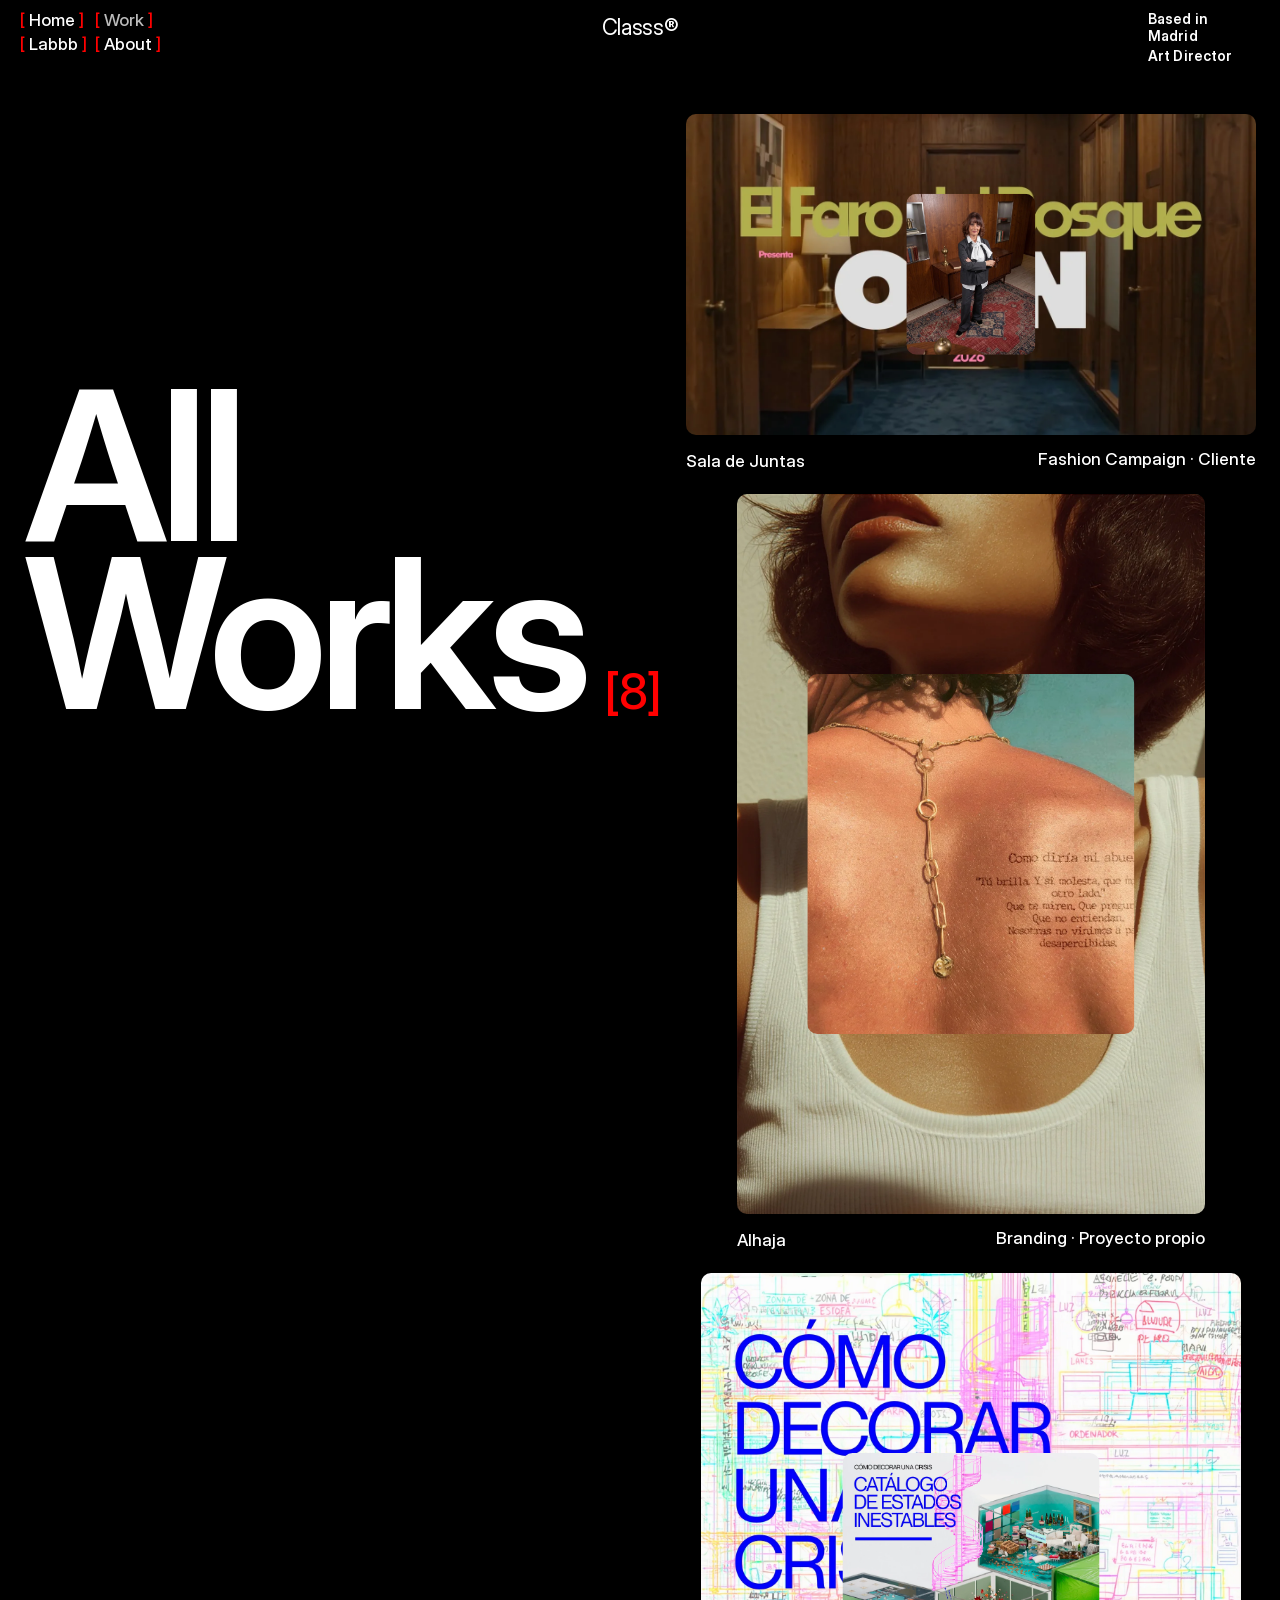
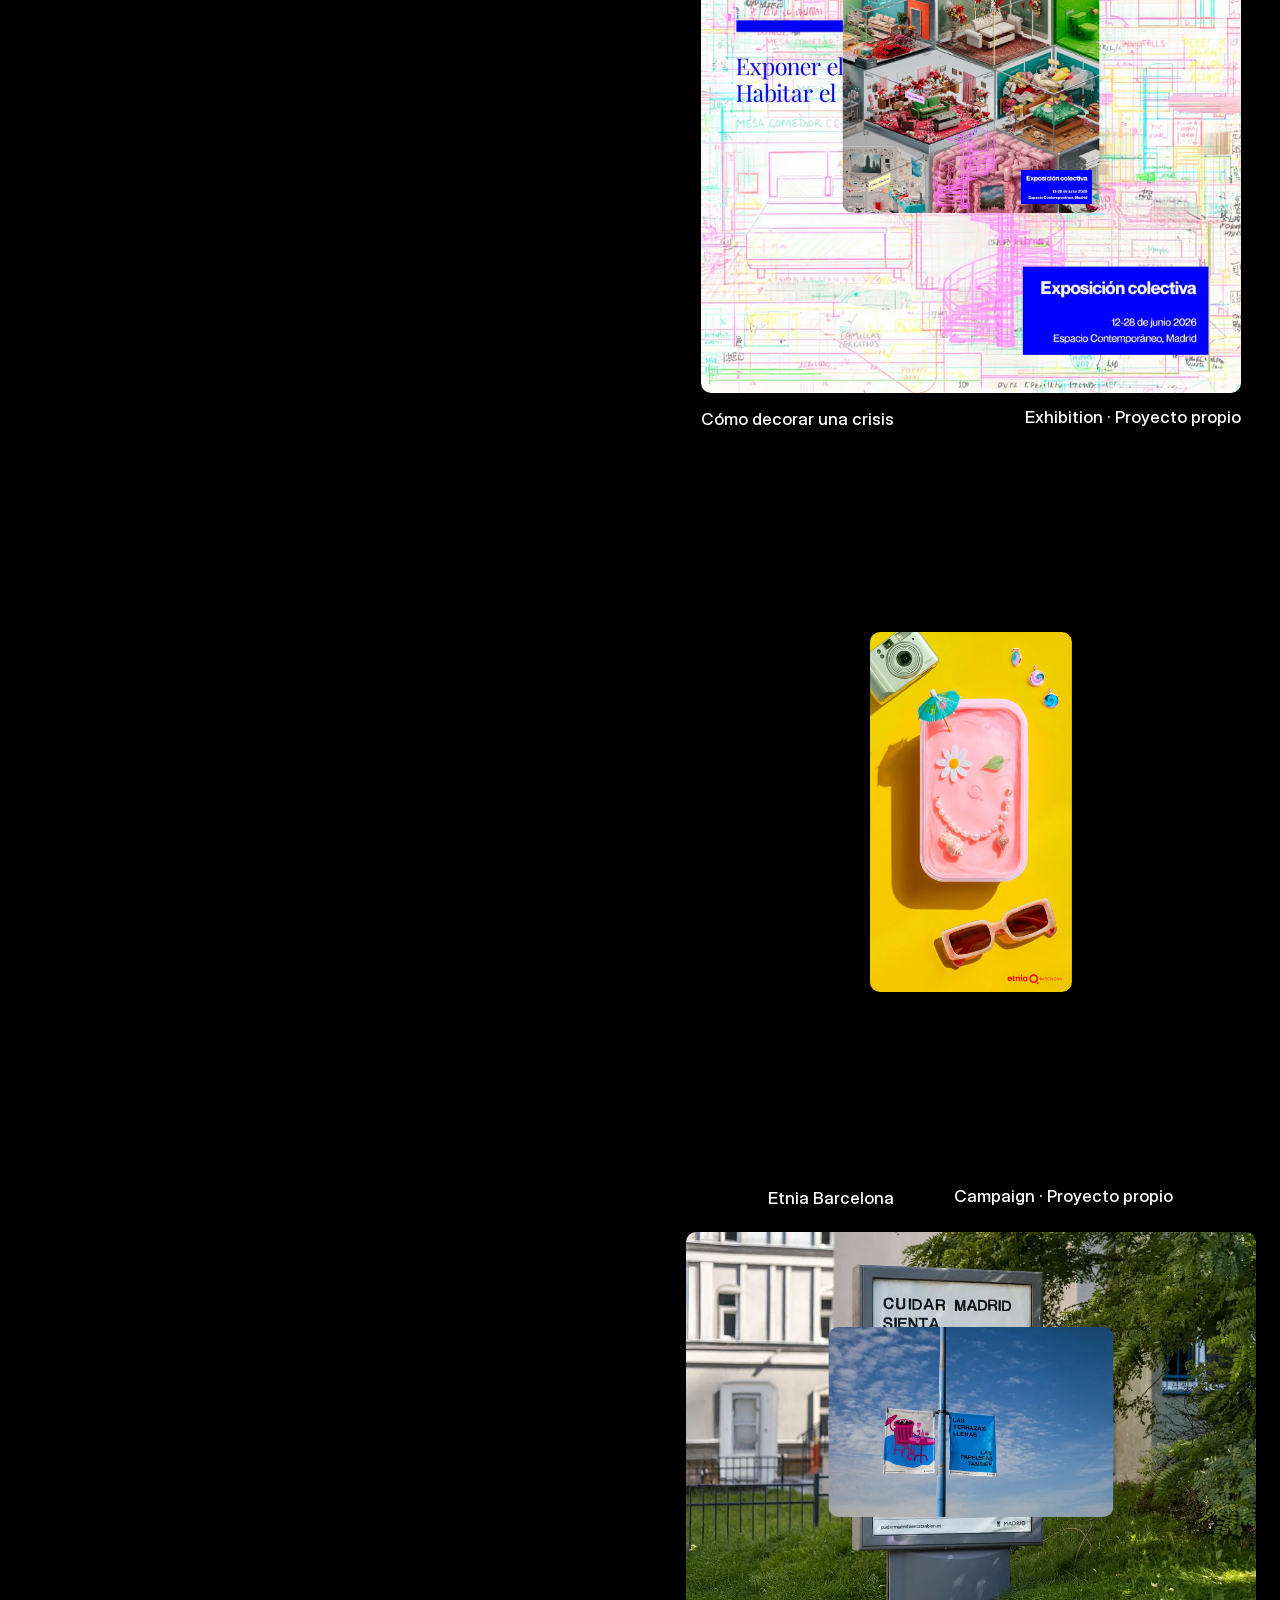
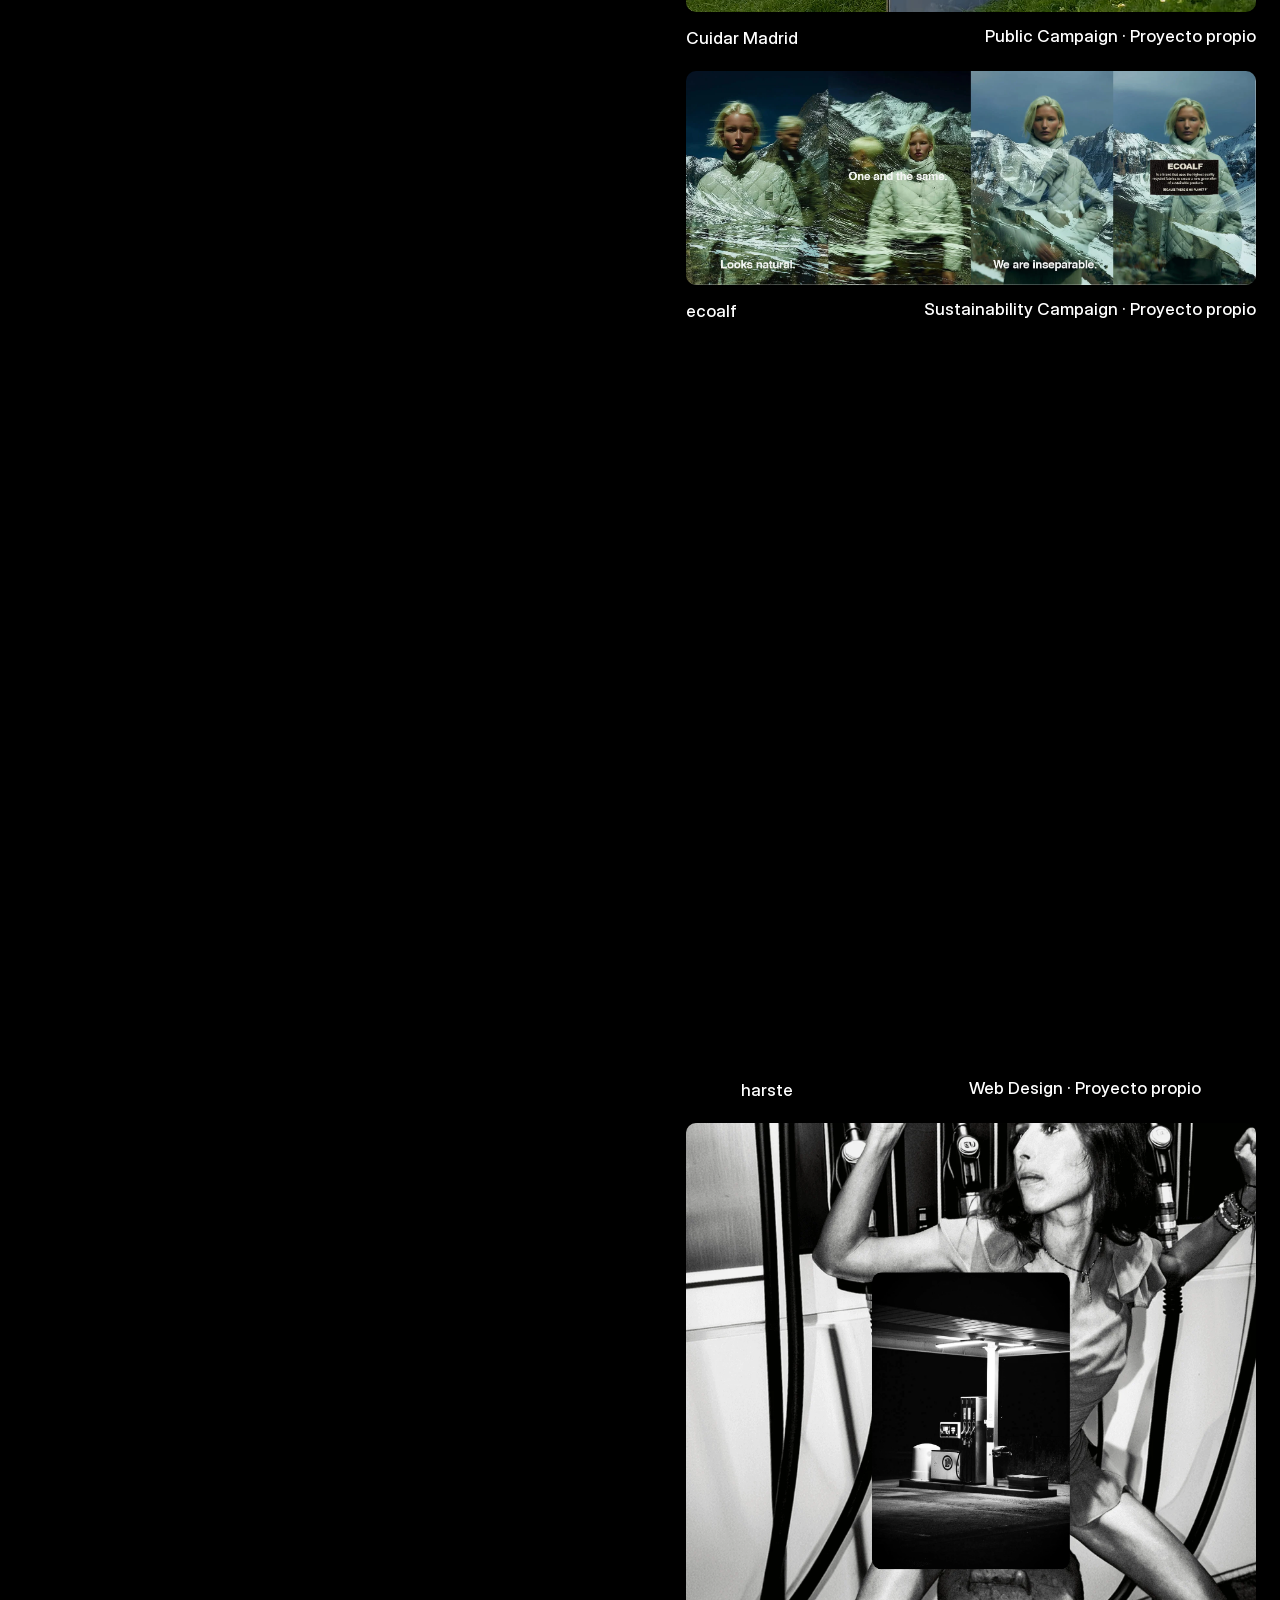
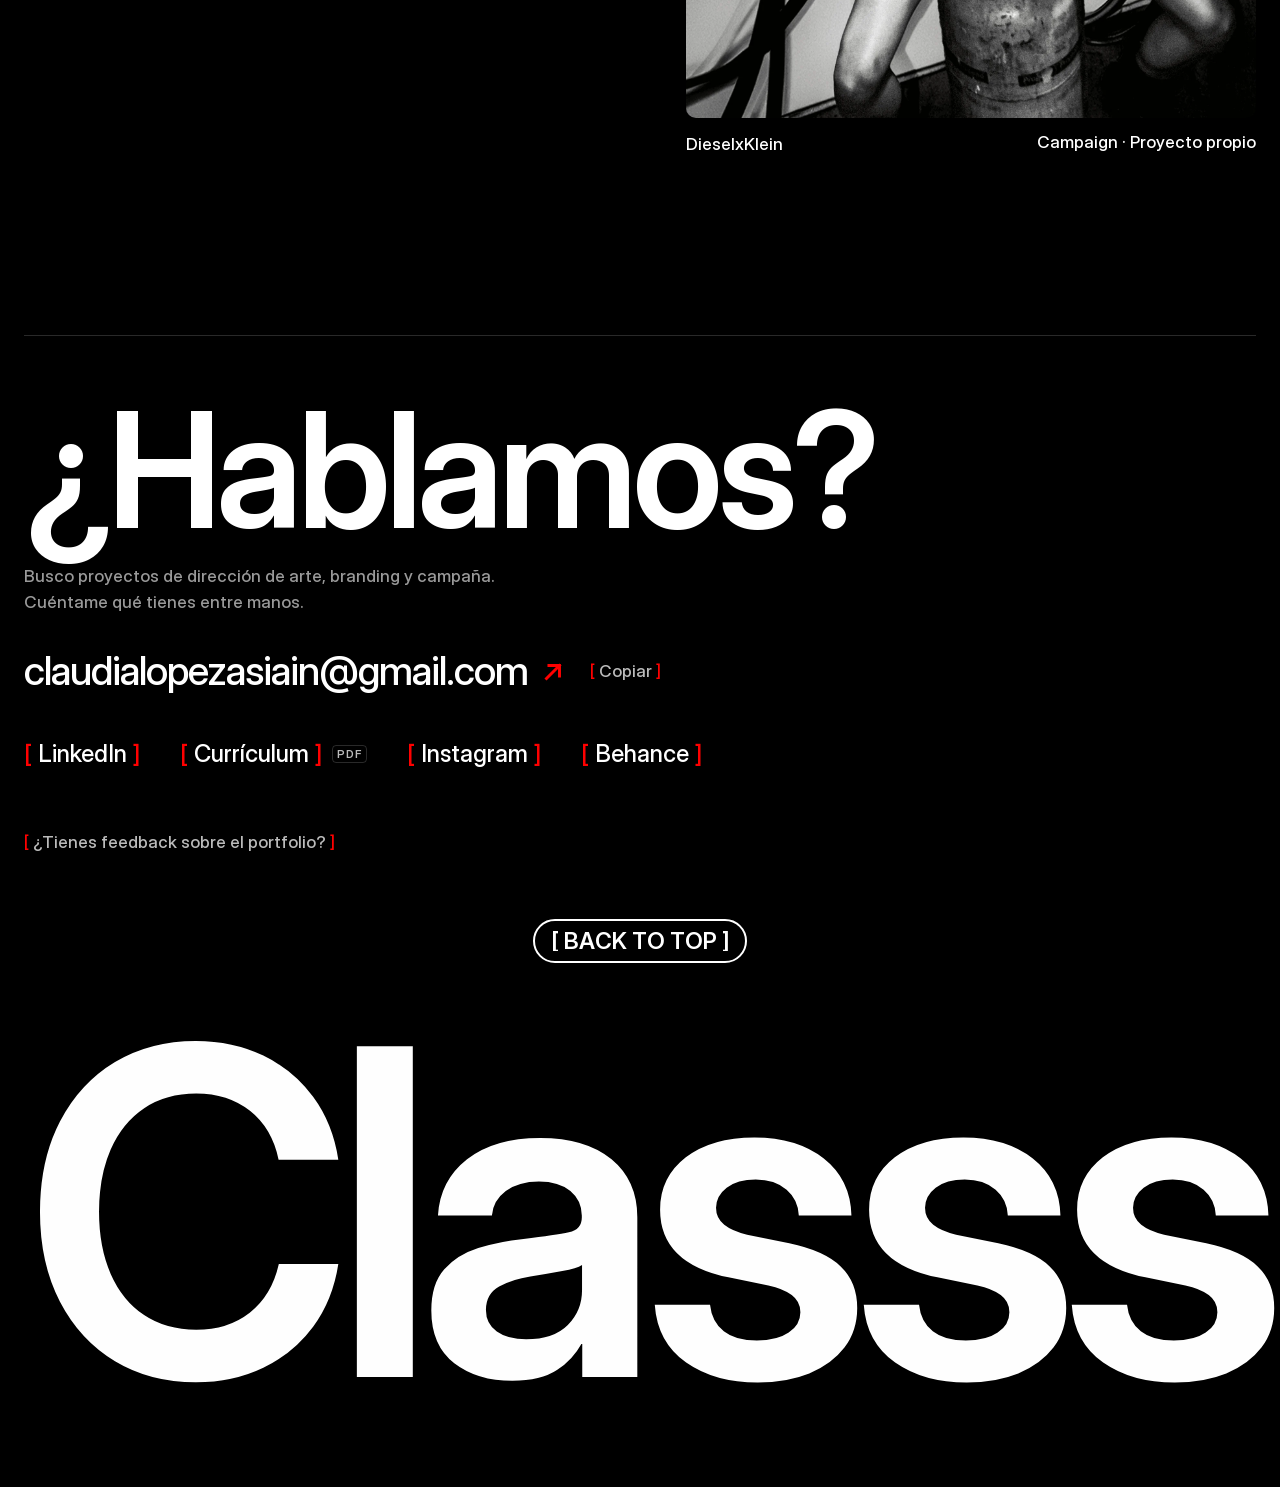
<file: work/index.html>
<!doctype html>
<html lang="es">
<head>
  <meta charset="utf-8">
  <meta name="viewport" content="width=device-width, initial-scale=1, viewport-fit=cover">
  <meta name="theme-color" content="#000000">
  <title>Work — Classs®</title>
  <meta name="description" content="Claudia López-Asiaín, Art Director en Madrid. Prefiero el ruido que rompe el molde a la perfección que nadie recuerda.">
  <meta property="og:type" content="website">
  <meta property="og:title" content="Work — Classs®">
  <meta property="og:description" content="Claudia López-Asiaín, Art Director en Madrid. Prefiero el ruido que rompe el molde a la perfección que nadie recuerda.">
  <meta property="og:url" content="https://classsstudio.github.io/">
  <meta property="og:image" content="https://classsstudio.github.io/assets/img/og-classs.jpg">
  <meta property="og:image:width" content="1200">
  <meta property="og:image:height" content="630">
  <meta property="og:image:alt" content="Claudia López-Asiaín, Classs®">
  <meta name="twitter:card" content="summary_large_image">
  <meta name="twitter:image" content="https://classsstudio.github.io/assets/img/og-classs.jpg">
  <link rel="icon" href="../favicon-32.png" sizes="32x32" type="image/png">
  <link rel="icon" href="../favicon-16.png" sizes="16x16" type="image/png">
  <link rel="apple-touch-icon" href="../apple-touch-icon.png">
  <link rel="preload" href="../assets/fonts/InterDisplay-500.woff2" as="font" type="font/woff2" crossorigin>
  <link rel="preload" href="../assets/fonts/InterDisplay-600.woff2" as="font" type="font/woff2" crossorigin>
  <link rel="stylesheet" href="../css/style.css">
</head>
<body id="top">
  <header class="site-header">
    <nav class="site-nav" aria-label="Principal">
      <a href="../"><span class="br">[</span> <span class="roll"><span>Home</span><span aria-hidden="true">Home</span></span> <span class="br">]</span></a>
      <a href="../work/" aria-current="page"><span class="br">[</span> <span class="roll"><span>Work</span><span aria-hidden="true">Work</span></span> <span class="br">]</span></a>
      <a href="../labbb/"><span class="br">[</span> <span class="roll"><span>Labbb</span><span aria-hidden="true">Labbb</span></span> <span class="br">]</span></a>
      <a href="../about/"><span class="br">[</span> <span class="roll"><span>About</span><span aria-hidden="true">About</span></span> <span class="br">]</span></a>
    </nav>
    <a class="brand" href="../"><span class="roll"><span>Classs®</span><span aria-hidden="true">Classs®</span></span></a>
    <div class="site-meta"><p>Based in Madrid</p><p>Art Director</p></div>
  </header>

<main class="work">
  <div class="work-title"><h1>All<br>Works<span class="count">[8]</span></h1></div>
  <div class="work-list">
    <a class="work-card reveal" href="../article/saladejuntas/" style="--ar:1.7778;--tr:0.8059">
      <div class="media"><video src="../assets/video/sala-de-juntas.mp4" poster="../assets/img/saladejuntas/video-poster.webp" autoplay muted loop playsinline preload="metadata" aria-label="Vídeo de campaña Sala de Juntas, OT/IN 2026"></video><div class="thumb"><img src="../assets/img/saladejuntas/02.webp" alt="" loading="lazy" decoding="async"></div></div>
      <div class="cap"><span class="roll"><span>Sala de Juntas</span><span aria-hidden="true">Sala de Juntas</span></span><span>Fashion Campaign · Cliente</span></div>
    </a>
    <a class="work-card reveal" href="../article/alhaja/" style="--ar:0.6494;--tr:1.3269">
      <div class="media"><img src="../assets/img/kdCMZQWbeNchLGPlptGq21xY8.webp" alt="Alhaja" loading="lazy" decoding="async"><div class="thumb"><img src="../assets/img/b5AADyThNWDvsTY9JeAAcOJE18.webp" alt="" loading="lazy" decoding="async"></div></div>
      <div class="cap"><span class="roll"><span>Alhaja</span><span aria-hidden="true">Alhaja</span></span><span>Branding · Proyecto propio</span></div>
    </a>
    <a class="work-card reveal" href="../article/comodecorarunacrisis/" style="--ar:0.7500;--tr:0.7139">
      <div class="media"><img src="../assets/img/A8kN51gGymfF7oNsYxC66jZ9M.webp" alt="Cómo decorar una crisis" loading="lazy" decoding="async"><div class="thumb"><img src="../assets/img/agIhD9pgp9xmyFUML6WvOASmd4.webp" alt="" loading="lazy" decoding="async"></div></div>
      <div class="cap"><span class="roll"><span>Cómo decorar una crisis</span><span aria-hidden="true">Cómo decorar una crisis</span></span><span>Exhibition · Proyecto propio</span></div>
    </a>
    <a class="work-card reveal" href="../article/etniabarcelona/" style="--ar:0.5625;--tr:0.5615">
      <div class="media"><video src="../assets/video/Dy28K1xZxWrGWKrARJvVwL4AZRw.mp4" autoplay muted loop playsinline preload="metadata" aria-label="Etnia Barcelona"></video><div class="thumb"><img src="../assets/img/X7btTx17hMtNzUgG81xbNorc0OI.webp" alt="" loading="lazy" decoding="async"></div></div>
      <div class="cap"><span class="roll"><span>Etnia Barcelona</span><span aria-hidden="true">Etnia Barcelona</span></span><span>Campaign · Proyecto propio</span></div>
    </a>
    <a class="work-card reveal" href="../article/sientatanbien/" style="--ar:1.5000;--tr:1.5000">
      <div class="media"><img src="../assets/img/Rmxcf4kJon0sYxEidLAYdkYM0.webp" alt="Banderolas urbanas con el mensaje «Las terrazas llenas, las papeleras también»." loading="lazy" decoding="async"><div class="thumb"><img src="../assets/img/tej7HehySELkNlRVdTa4UQFtZw.webp" alt="" loading="lazy" decoding="async"></div></div>
      <div class="cap"><span class="roll"><span>Cuidar Madrid</span><span aria-hidden="true">Cuidar Madrid</span></span><span>Public Campaign · Proyecto propio</span></div>
    </a>
    <a class="work-card reveal" href="../article/ecoalf/" style="--ar:2.6644;--tr:2.6644">
      <div class="media"><img src="../assets/img/HxFBcOAnZw9Tplyvogj4fpr45iI.webp" alt="Serie de campaña ECOALF con modelos fusionados con un bosque y el mensaje «We are inseparable»." loading="lazy" decoding="async"><div class="thumb"><img src="../assets/img/843MHecNllZucxwT7ip5nKsJKTs.webp" alt="" loading="lazy" decoding="async"></div></div>
      <div class="cap"><span class="roll"><span>ecoalf</span><span aria-hidden="true">ecoalf</span></span><span>Sustainability Campaign · Proyecto propio</span></div>
    </a>
    <a class="work-card reveal" href="../article/harste/" style="--ar:0.6394;--tr:0.6394">
      <div class="media"><video src="../assets/video/pL4UU5K0Y77a427w6DOrTAJjc.mp4" autoplay muted loop playsinline preload="metadata" aria-label="Animación de una pieza de Harste flotando entre formas orgánicas y texturas translúcidas."></video><div class="thumb"><video src="../assets/video/2ENSK9Y9zIRejhitPfO9FKrwEQ.mp4" autoplay muted loop playsinline preload="metadata" aria-hidden="true"></video></div></div>
      <div class="cap"><span class="roll"><span>harste</span><span aria-hidden="true">harste</span></span><span>Web Design · Proyecto propio</span></div>
    </a>
    <a class="work-card reveal" href="../article/dieselxklein/" style="--ar:0.9591;--tr:0.6665">
      <div class="media"><img src="../assets/img/LYKphccRYRNEZkTS09TrzSjU8yk.webp" alt="DieselxKlein" loading="lazy" decoding="async"><div class="thumb"><img src="../assets/img/3tcWvYw1ftN162N5wiyQtEESY8.webp" alt="" loading="lazy" decoding="async"></div></div>
      <div class="cap"><span class="roll"><span>DieselxKlein</span><span aria-hidden="true">DieselxKlein</span></span><span>Campaign · Proyecto propio</span></div>
    </a>
  </div>
</main>

  <section class="info-sec" id="info" aria-labelledby="info-title">
    <div class="hire reveal">
      <h2 id="info-title" class="hire-title">¿Hablamos?</h2>
      <p class="hire-lead t-p">Busco proyectos de dirección de arte, branding y campaña. Cuéntame qué tienes entre manos.</p>
      <div class="hire-mail-row">
        <a class="hire-mail" href="mailto:claudialopezasiain@gmail.com"><span class="roll"><span>claudialopezasiain@gmail.com</span><span aria-hidden="true">claudialopezasiain@gmail.com</span></span><svg class="arrow" viewBox="0 0 16 16" aria-hidden="true" fill="none" stroke="currentColor" stroke-width="1.8" stroke-linecap="square"><path d="M4 12 12 4M5.5 4H12v6.5"/></svg></a>
        <button class="copy-mail" type="button" data-copy="claudialopezasiain@gmail.com"><span class="br">[</span> <span class="copy-label">Copiar</span> <span class="br">]</span></button>
        <span class="copy-status sr-only" aria-live="polite"></span>
      </div>
    <ul class="contact-links">
      <li><a href="https://www.linkedin.com/in/claudial%C3%B3pezasia%C3%ADnseco/" target="_blank" rel="noopener"><span class="br">[</span> <span class="roll"><span>LinkedIn</span><span aria-hidden="true">LinkedIn</span></span> <span class="br">]</span></a></li>
      <li><a href="../cv/claudia-lopez-asiain-cv-2026.pdf" target="_blank" rel="noopener"><span class="br">[</span> <span class="roll"><span>Currículum</span><span aria-hidden="true">Currículum</span></span> <span class="br">]</span><small>PDF</small></a></li>
      <li><a href="https://www.instagram.com/classs.studio" target="_blank" rel="noopener"><span class="br">[</span> <span class="roll"><span>Instagram</span><span aria-hidden="true">Instagram</span></span> <span class="br">]</span></a></li>
      <li><a href="https://www.behance.net/claudialopezasiain" target="_blank" rel="noopener"><span class="br">[</span> <span class="roll"><span>Behance</span><span aria-hidden="true">Behance</span></span> <span class="br">]</span></a></li>
    </ul>
    </div>
    <details class="feedback reveal">
      <summary><span class="br">[</span> ¿Tienes feedback sobre el portfolio? <span class="br">]</span></summary>
      <form data-mail="claudialopezasiain@gmail.com" novalidate>
        <label>Tu comentario
          <textarea name="feedback" rows="5" placeholder="Escribe aquí tu opinión, idea o sugerencia…"></textarea>
        </label>
        <button type="submit">Abrir mi correo para enviarlo</button>
        <p class="note" aria-live="polite"></p>
      </form>
    </details>
    <div class="center"><a class="pill" href="#top" data-top aria-label="BACK TO TOP"><span class="chars" aria-label="[ BACK TO TOP ]"><span aria-hidden="true" style="--i:0" data-c="[">[</span><span aria-hidden="true" style="--i:1" data-c=" "> </span><span aria-hidden="true" style="--i:2" data-c="B">B</span><span aria-hidden="true" style="--i:3" data-c="A">A</span><span aria-hidden="true" style="--i:4" data-c="C">C</span><span aria-hidden="true" style="--i:5" data-c="K">K</span><span aria-hidden="true" style="--i:6" data-c=" "> </span><span aria-hidden="true" style="--i:7" data-c="T">T</span><span aria-hidden="true" style="--i:8" data-c="O">O</span><span aria-hidden="true" style="--i:9" data-c=" "> </span><span aria-hidden="true" style="--i:10" data-c="T">T</span><span aria-hidden="true" style="--i:11" data-c="O">O</span><span aria-hidden="true" style="--i:12" data-c="P">P</span><span aria-hidden="true" style="--i:13" data-c=" "> </span><span aria-hidden="true" style="--i:14" data-c="]">]</span></span></a></div>
  </section>
  <footer class="site-footer">
    <span class="fit" aria-hidden="true">Classs</span>
  </footer>

  <script src="../js/main.js" defer></script>
</body>
</html>
</file>
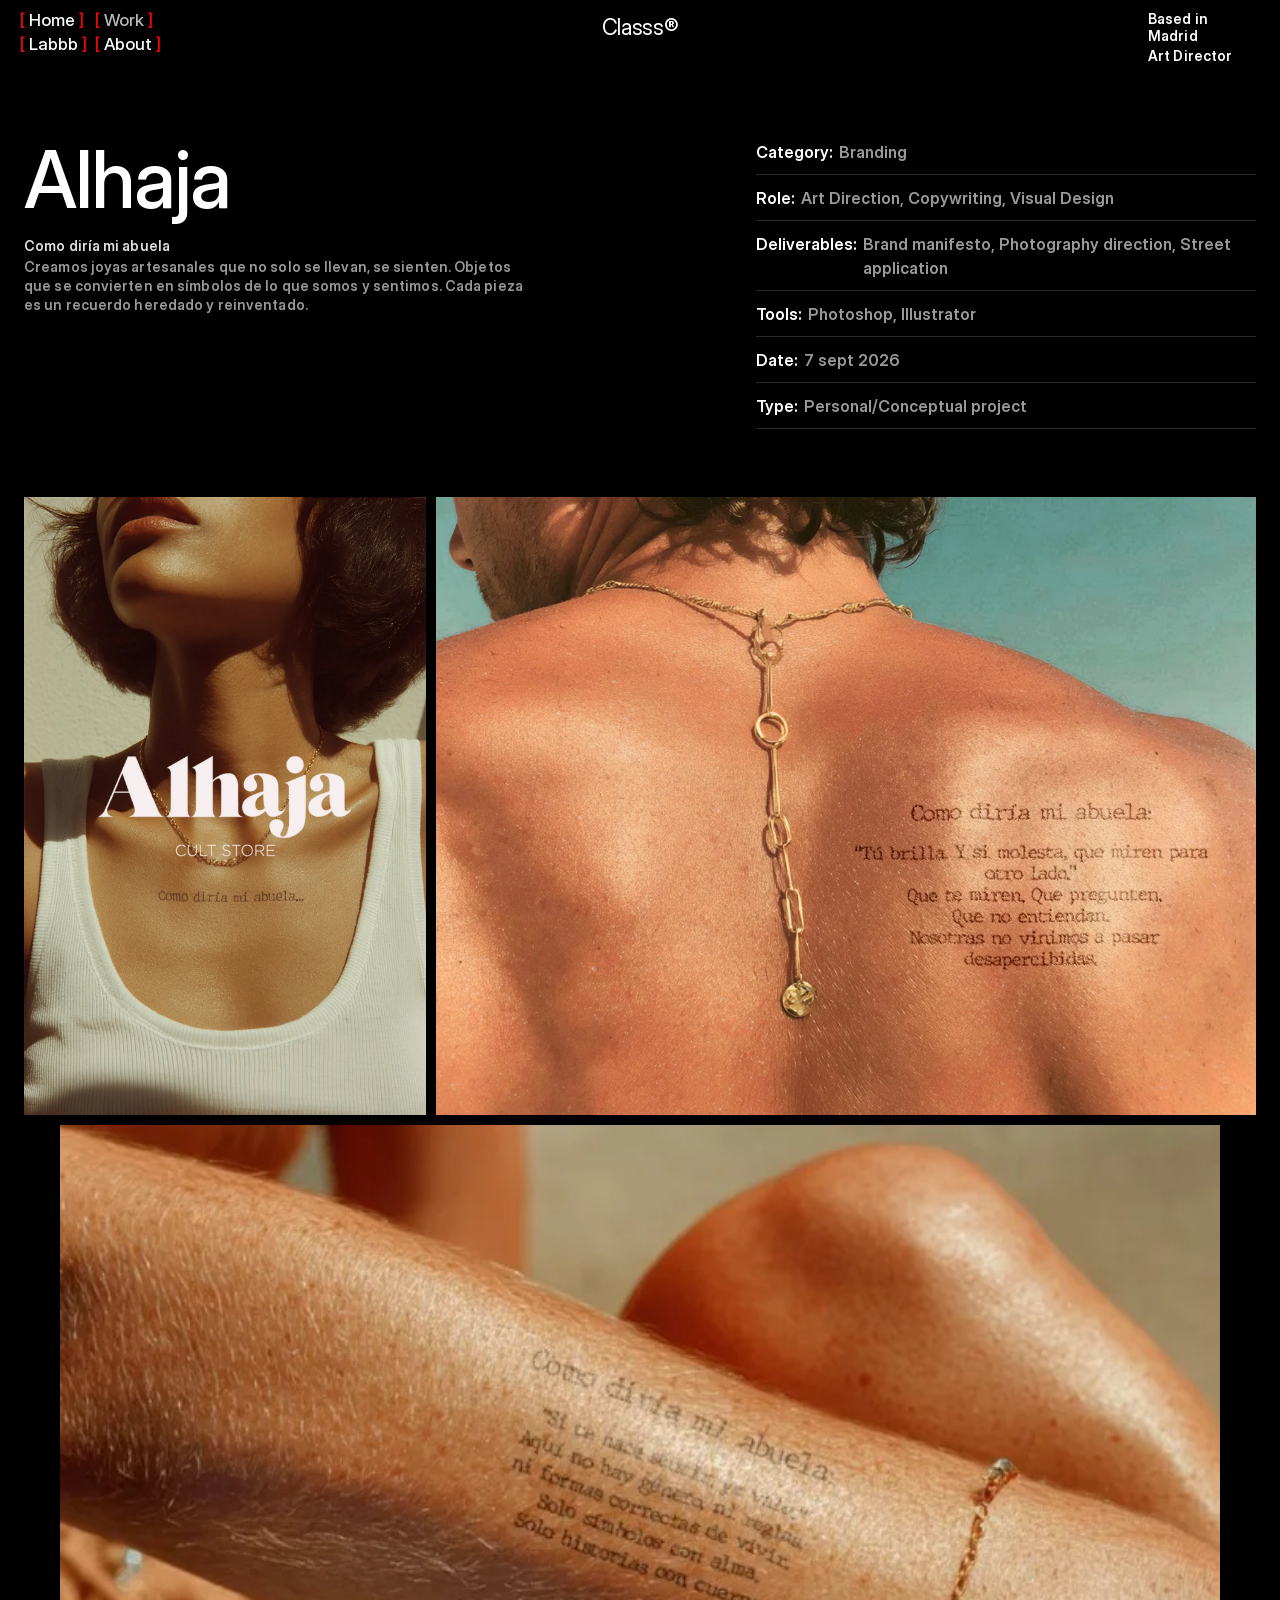
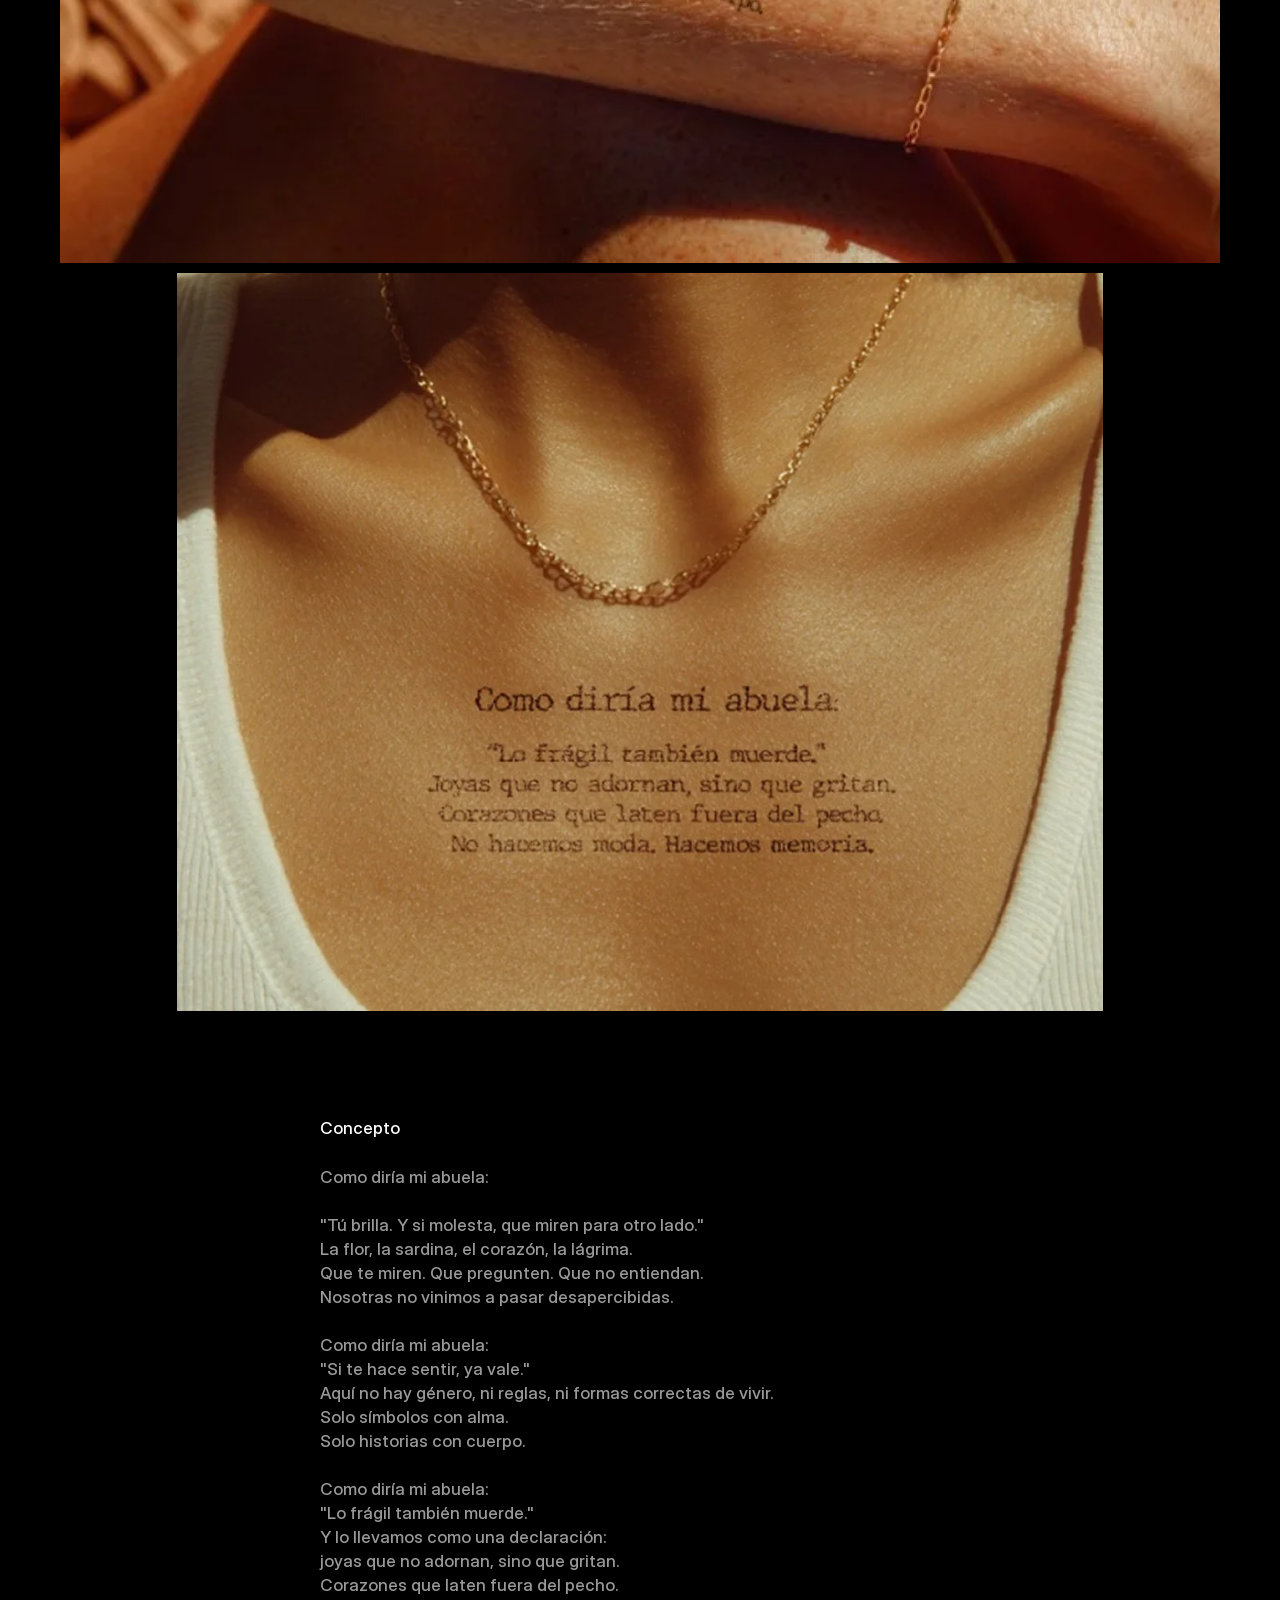
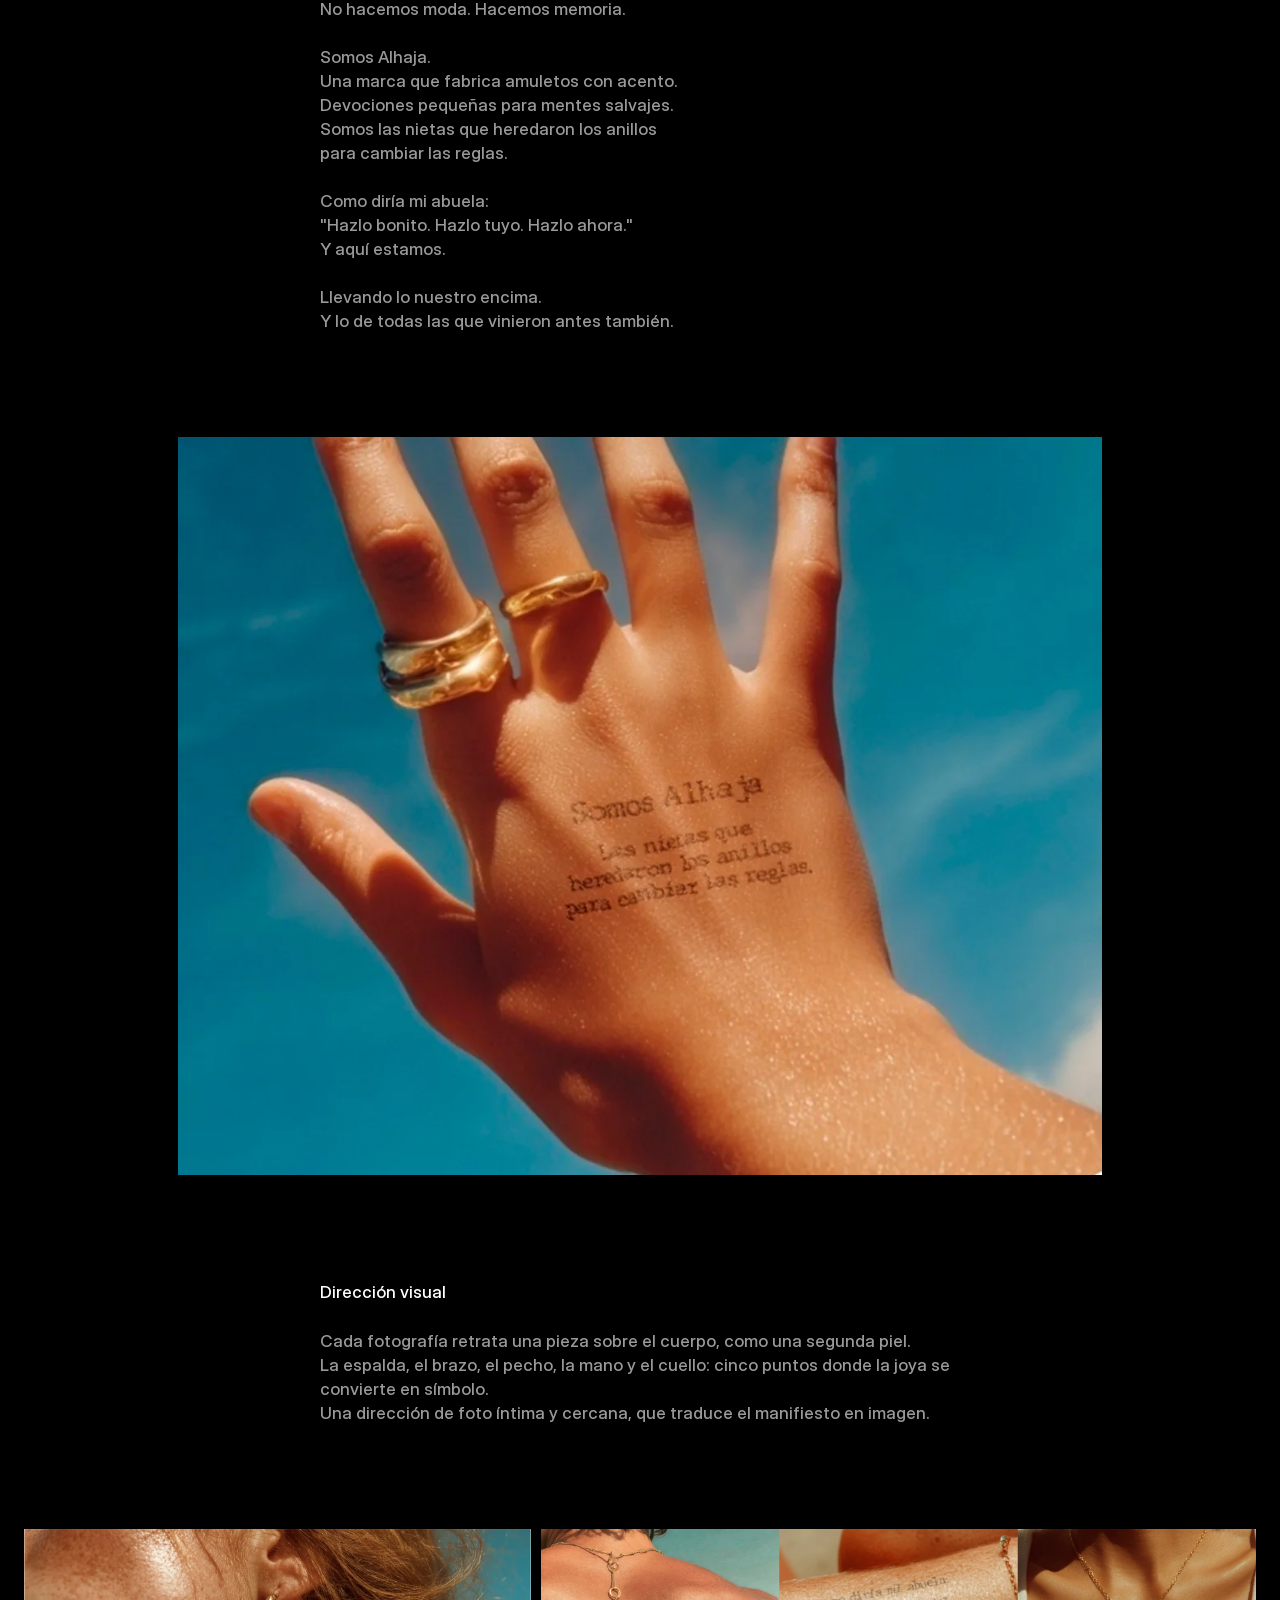
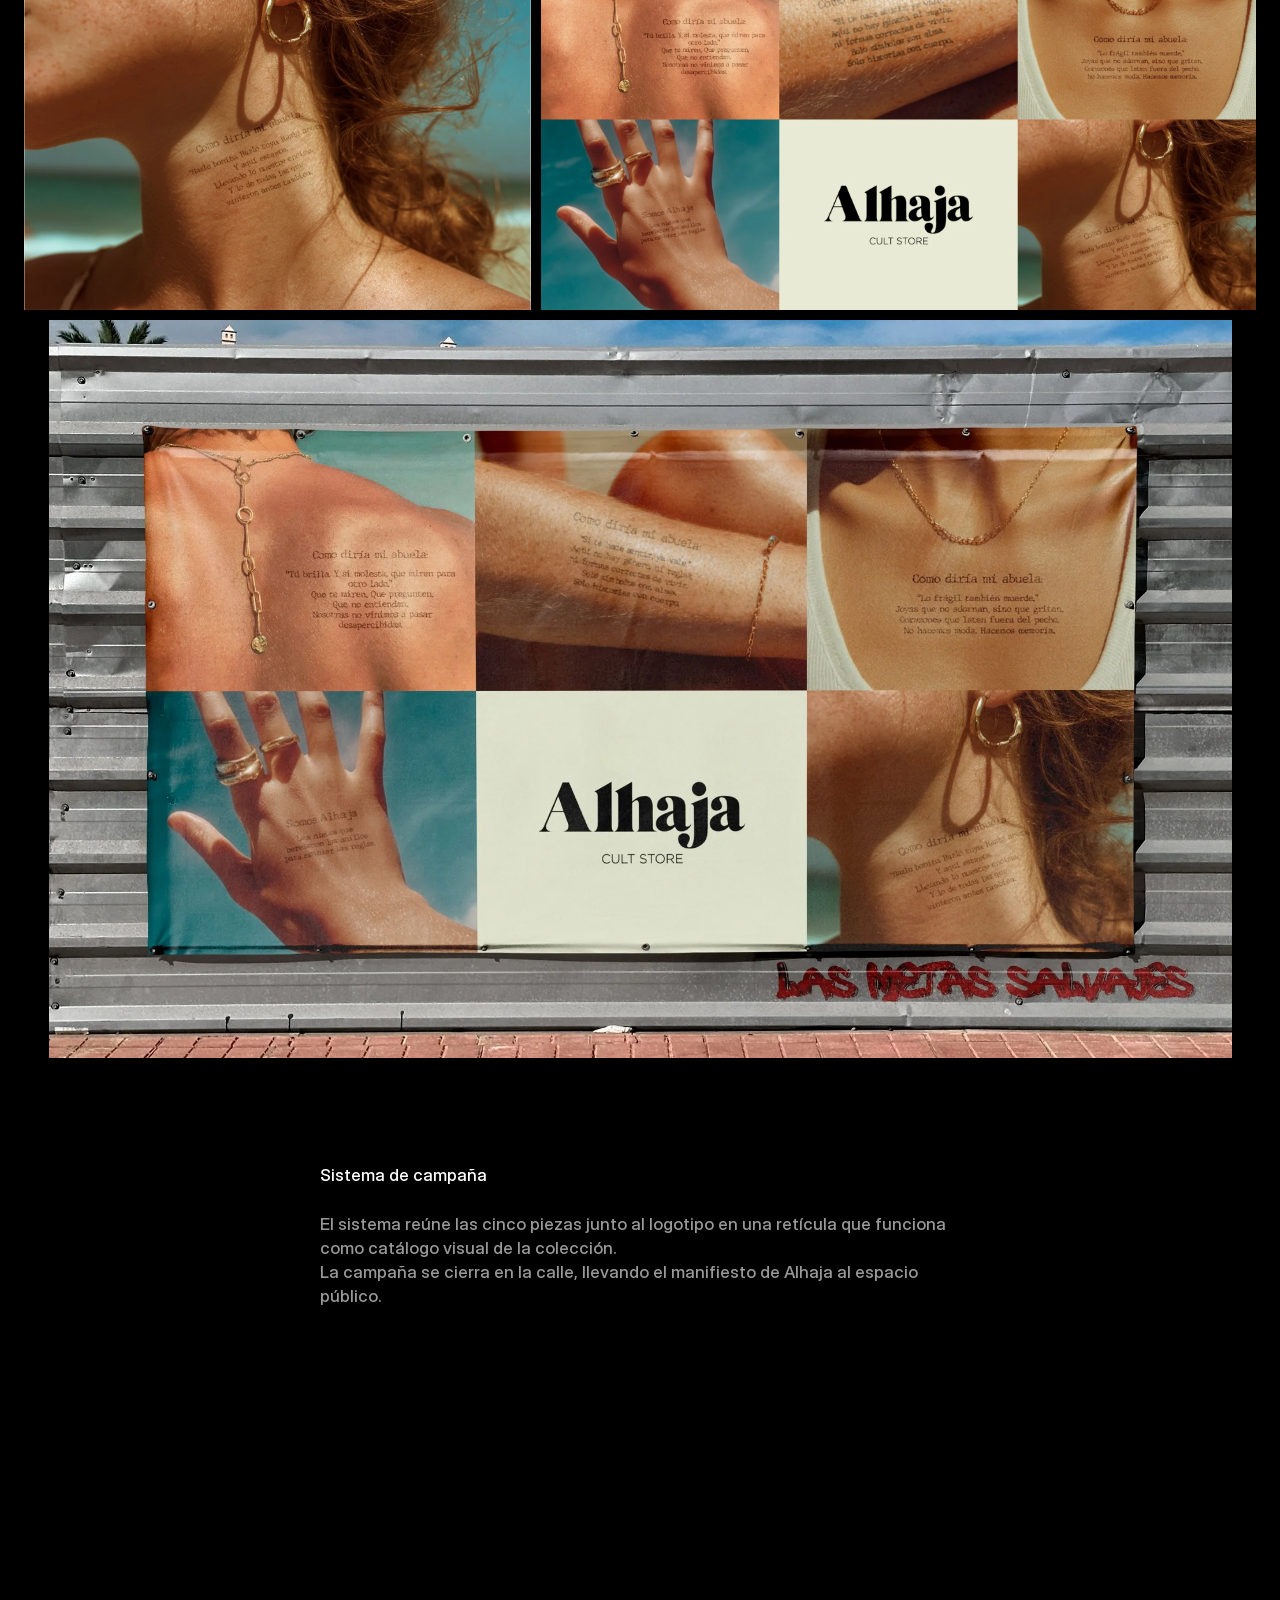
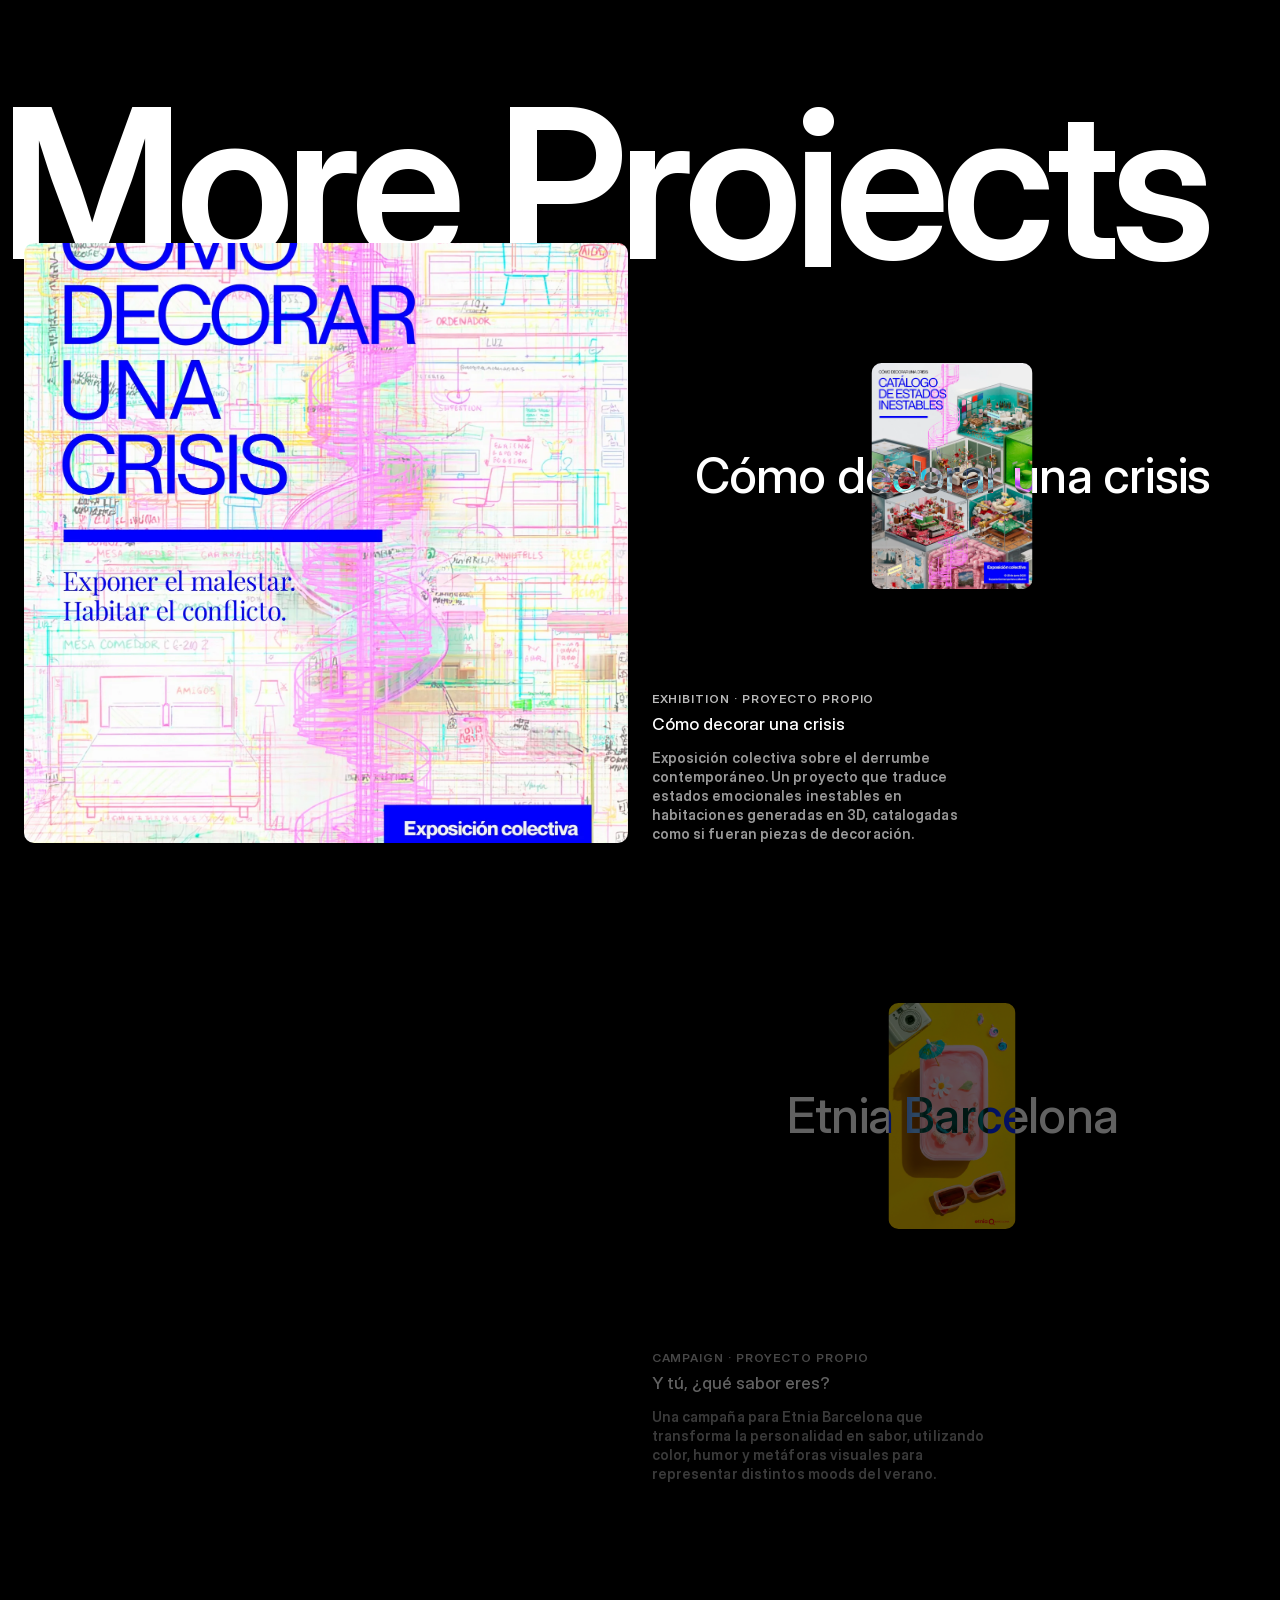
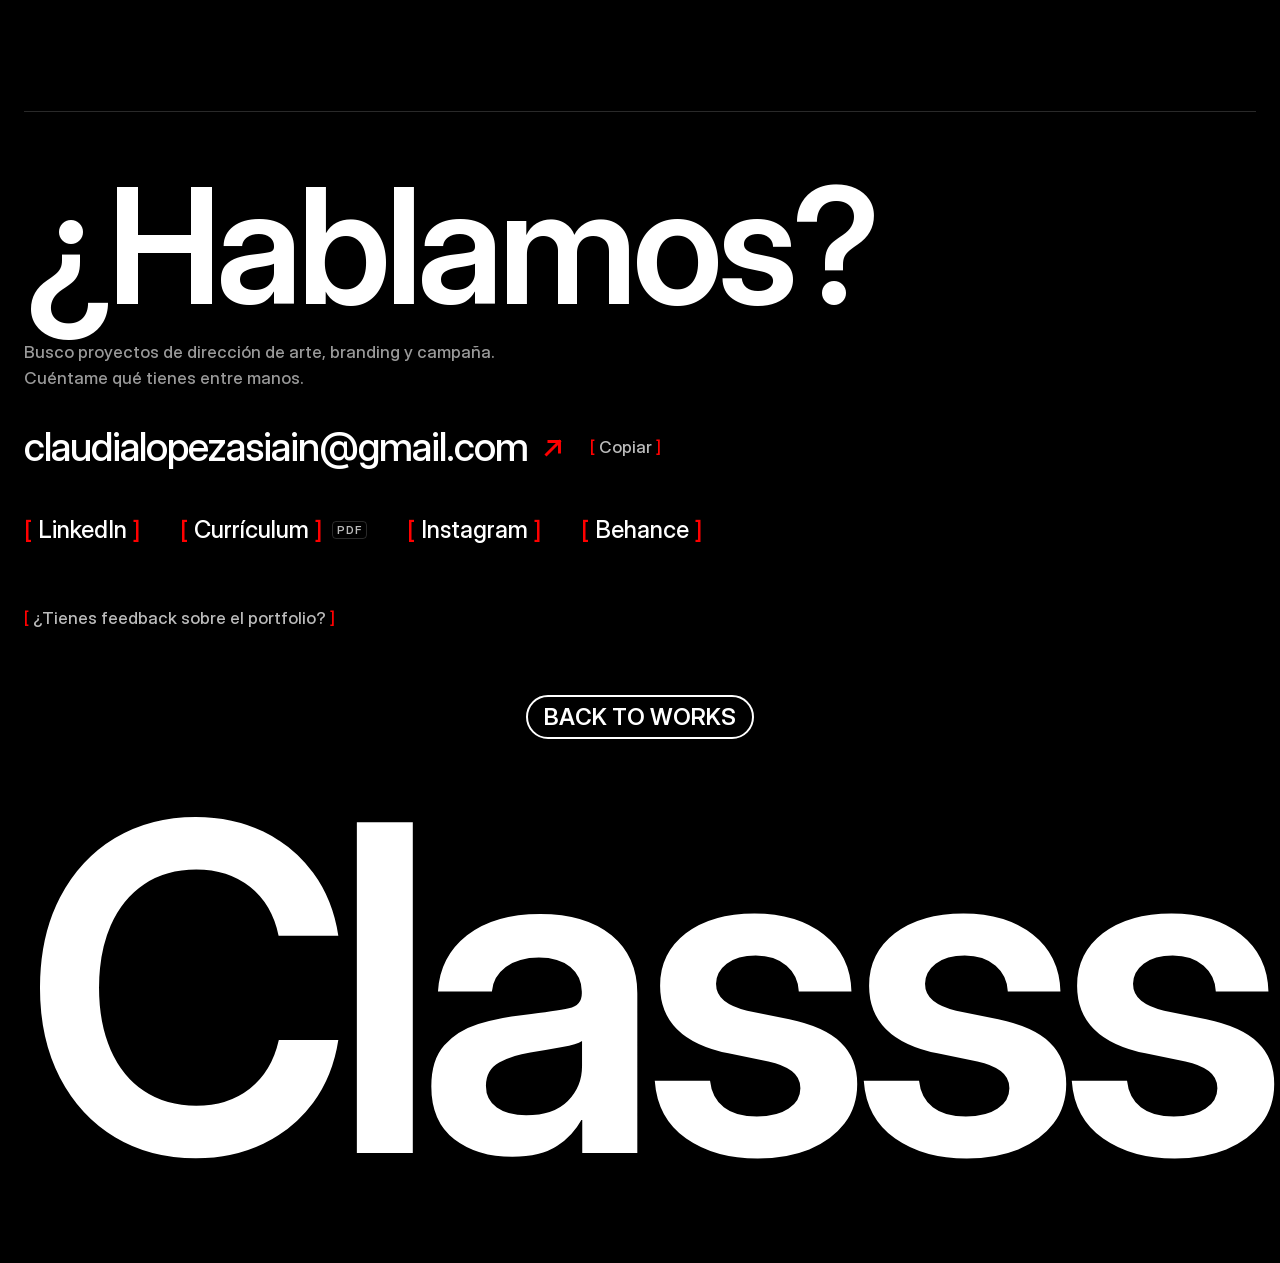
<file: article/alhaja/index.html>
<!doctype html>
<html lang="es">
<head>
  <meta charset="utf-8">
  <meta name="viewport" content="width=device-width, initial-scale=1, viewport-fit=cover">
  <meta name="theme-color" content="#000000">
  <title>Alhaja — Classs®</title>
  <meta name="description" content="Creamos joyas artesanales que no solo se llevan, se sienten. Objetos que se convierten en símbolos de lo que somos y sentimos. Cada pieza es un recuerdo heredado y reinventado.">
  <meta property="og:type" content="website">
  <meta property="og:title" content="Alhaja — Classs®">
  <meta property="og:description" content="Creamos joyas artesanales que no solo se llevan, se sienten. Objetos que se convierten en símbolos de lo que somos y sentimos. Cada pieza es un recuerdo heredado y reinventado.">
  <meta property="og:url" content="https://classsstudio.github.io/">
  <meta property="og:image" content="https://classsstudio.github.io/assets/img/og-classs.jpg">
  <meta property="og:image:width" content="1200">
  <meta property="og:image:height" content="630">
  <meta property="og:image:alt" content="Claudia López-Asiaín, Classs®">
  <meta name="twitter:card" content="summary_large_image">
  <meta name="twitter:image" content="https://classsstudio.github.io/assets/img/og-classs.jpg">
  <link rel="icon" href="../../favicon-32.png" sizes="32x32" type="image/png">
  <link rel="icon" href="../../favicon-16.png" sizes="16x16" type="image/png">
  <link rel="apple-touch-icon" href="../../apple-touch-icon.png">
  <link rel="preload" href="../../assets/fonts/InterDisplay-500.woff2" as="font" type="font/woff2" crossorigin>
  <link rel="preload" href="../../assets/fonts/InterDisplay-600.woff2" as="font" type="font/woff2" crossorigin>
  <link rel="stylesheet" href="../../css/style.css">
</head>
<body id="top">
  <header class="site-header">
    <nav class="site-nav" aria-label="Principal">
      <a href="../../"><span class="br">[</span> <span class="roll"><span>Home</span><span aria-hidden="true">Home</span></span> <span class="br">]</span></a>
      <a href="../../work/" aria-current="page"><span class="br">[</span> <span class="roll"><span>Work</span><span aria-hidden="true">Work</span></span> <span class="br">]</span></a>
      <a href="../../labbb/"><span class="br">[</span> <span class="roll"><span>Labbb</span><span aria-hidden="true">Labbb</span></span> <span class="br">]</span></a>
      <a href="../../about/"><span class="br">[</span> <span class="roll"><span>About</span><span aria-hidden="true">About</span></span> <span class="br">]</span></a>
    </nav>
    <a class="brand" href="../../"><span class="roll"><span>Classs®</span><span aria-hidden="true">Classs®</span></span></a>
    <div class="site-meta"><p>Based in Madrid</p><p>Art Director</p></div>
  </header>

<main>
  <section class="art-head">
    <div class="reveal">
      <h1>Alhaja</h1>
      <p class="t-body sub">Como diría mi abuela</p>
      <p class="t-body desc">Creamos joyas artesanales que no solo se llevan, se sienten. Objetos que se convierten en símbolos de lo que somos y sentimos. Cada pieza es un recuerdo heredado y reinventado.</p>
    </div>
    <dl class="art-meta reveal" style="--d:.1s">
      <div><dt>Category:</dt><dd>Branding</dd></div>
      <div><dt>Role:</dt><dd>Art Direction, Copywriting, Visual Design</dd></div>
      <div><dt>Deliverables:</dt><dd>Brand manifesto, Photography direction, Street application</dd></div>
      <div><dt>Tools:</dt><dd>Photoshop, Illustrator</dd></div>
      <div><dt>Date:</dt><dd>7 sept 2026</dd></div>
      <div><dt>Type:</dt><dd>Personal/Conceptual project</dd></div>
    </dl>
  </section>

  <section class="art-body">
    <div class="art-row" style="--a:1.9783;--n:2"><figure class="art-cover" style="--r:0.6502"><img src="../../assets/img/kdCMZQWbeNchLGPlptGq21xY8.webp" alt="Alhaja, imagen 1 de 8" fetchpriority="high" decoding="async"></figure><figure class="reveal" style="--r:1.3282"><img src="../../assets/img/b5AADyThNWDvsTY9JeAAcOJE18.webp" alt="Alhaja, imagen 2 de 8" loading="lazy" decoding="async"></figure></div>
    <div class="art-row" style="--a:1.5724;--n:1"><figure class="reveal" style="--r:1.5724"><img src="../../assets/img/HJxFgTRDc07nFdMiv3UFrZoMo.webp" alt="Alhaja, imagen 3 de 8" loading="lazy" decoding="async"></figure></div>
    <div class="art-row" style="--a:1.2550;--n:1"><figure class="reveal" style="--r:1.2550"><img src="../../assets/img/GHMA6votMFNFMxtMyScQo6lzdXw.webp" alt="Alhaja, imagen 4 de 8" loading="lazy" decoding="async"></figure></div>
    <div class="art-text reveal"><h2>Concepto</h2><p>Como diría mi abuela:

&quot;Tú brilla. Y si molesta, que miren para otro lado.&quot;
La flor, la sardina, el corazón, la lágrima.
Que te miren. Que pregunten. Que no entiendan.
Nosotras no vinimos a pasar desapercibidas.

Como diría mi abuela:
&quot;Si te hace sentir, ya vale.&quot;
Aquí no hay género, ni reglas, ni formas correctas de vivir.
Solo símbolos con alma.
Solo historias con cuerpo.

Como diría mi abuela:
&quot;Lo frágil también muerde.&quot;
Y lo llevamos como una declaración:
joyas que no adornan, sino que gritan.
Corazones que laten fuera del pecho.
No hacemos moda. Hacemos memoria.

Somos Alhaja.
Una marca que fabrica amuletos con acento.
Devociones pequeñas para mentes salvajes.
Somos las nietas que heredaron los anillos
para cambiar las reglas.

Como diría mi abuela:
&quot;Hazlo bonito. Hazlo tuyo. Hazlo ahora.&quot;
Y aquí estamos.

Llevando lo nuestro encima.
Y lo de todas las que vinieron antes también.</p></div>
    <div class="art-row" style="--a:1.2518;--n:1"><figure class="reveal" style="--r:1.2518"><img src="../../assets/img/kukFRVA00MmqgP5zQCdZRJD4lM.webp" alt="Alhaja, imagen 5 de 8" loading="lazy" decoding="async"></figure></div>
    <div class="art-text reveal"><h2>Dirección visual</h2><p>Cada fotografía retrata una pieza sobre el cuerpo, como una segunda piel.
La espalda, el brazo, el pecho, la mano y el cuello: cinco puntos donde la joya se convierte en símbolo.
Una dirección de foto íntima y cercana, que traduce el manifiesto en imagen.</p></div>
    <div class="art-row" style="--a:3.2052;--n:2"><figure class="reveal" style="--r:1.3292"><img src="../../assets/img/g7pkNEYgIGxJ591rek5mN0n0M.webp" alt="Alhaja, imagen 6 de 8" loading="lazy" decoding="async"></figure><figure class="reveal" style="--r:1.8760"><img src="../../assets/img/jzeThWfBLXsvPRIfLGmWGfPG1FQ.webp" alt="Alhaja, imagen 7 de 8" loading="lazy" decoding="async"></figure></div>
    <div class="art-row" style="--a:1.6030;--n:1"><figure class="reveal" style="--r:1.6030"><img src="../../assets/img/VO9pfNiTbRjERBTK2UvG3Z1hoig.webp" alt="Alhaja, imagen 8 de 8" loading="lazy" decoding="async"></figure></div>
    <div class="art-text reveal"><h2>Sistema de campaña</h2><p>El sistema reúne las cinco piezas junto al logotipo en una retícula que funciona como catálogo visual de la colección.
La campaña se cierra en la calle, llevando el manifiesto de Alhaja al espacio público.</p></div>
  </section>

  <section class="more-sec" aria-labelledby="more-title">
    <h2 id="more-title" class="sr-only">Más proyectos</h2>
    <div class="more-marquee" aria-hidden="true"><div class="track"><p>More Projects</p><p>More Projects</p><p>More Projects</p><p>More Projects</p></div></div>
    <div class="projects">
      <a class="project" href="../../article/comodecorarunacrisis/">
        <div class="project-media"><img src="../../assets/img/A8kN51gGymfF7oNsYxC66jZ9M.webp" alt="Cómo decorar una crisis, portada del proyecto" loading="lazy" decoding="async"></div>
        <div class="project-info">
          <div class="project-thumb" style="--tw:161px;--th:226px"><img src="../../assets/img/agIhD9pgp9xmyFUML6WvOASmd4.webp" alt="" loading="lazy" decoding="async"></div>
          <h3 class="project-title">Cómo decorar una crisis</h3>
          <div class="project-text">
            <p class="project-meta"><span class="project-name">Cómo decorar una crisis</span><span class="project-cat">Exhibition · Proyecto propio</span></p>
            <p class="t-p">Cómo decorar una crisis</p>
            <p class="t-body">Exposición colectiva sobre el derrumbe contemporáneo. Un proyecto que traduce estados emocionales inestables en habitaciones generadas en 3D, catalogadas como si fueran piezas de decoración.</p>
          </div>
        </div>
      </a>
      <a class="project" href="../../article/etniabarcelona/">
        <div class="project-media"><video src="../../assets/video/Dy28K1xZxWrGWKrARJvVwL4AZRw.mp4" autoplay muted loop playsinline preload="metadata" aria-label="Etnia Barcelona, portada del proyecto"></video></div>
        <div class="project-info">
          <div class="project-thumb" style="--tw:127px;--th:226px"><img src="../../assets/img/X7btTx17hMtNzUgG81xbNorc0OI.webp" alt="" loading="lazy" decoding="async"></div>
          <h3 class="project-title">Etnia Barcelona</h3>
          <div class="project-text">
            <p class="project-meta"><span class="project-name">Etnia Barcelona</span><span class="project-cat">Campaign · Proyecto propio</span></p>
            <p class="t-p">Y tú, ¿qué sabor eres?</p>
            <p class="t-body">Una campaña para Etnia Barcelona que transforma la personalidad en sabor, utilizando color, humor y metáforas visuales para representar distintos moods del verano.</p>
          </div>
        </div>
      </a>
    </div>
  </section>
</main>

  <section class="info-sec" id="info" aria-labelledby="info-title">
    <div class="hire reveal">
      <h2 id="info-title" class="hire-title">¿Hablamos?</h2>
      <p class="hire-lead t-p">Busco proyectos de dirección de arte, branding y campaña. Cuéntame qué tienes entre manos.</p>
      <div class="hire-mail-row">
        <a class="hire-mail" href="mailto:claudialopezasiain@gmail.com"><span class="roll"><span>claudialopezasiain@gmail.com</span><span aria-hidden="true">claudialopezasiain@gmail.com</span></span><svg class="arrow" viewBox="0 0 16 16" aria-hidden="true" fill="none" stroke="currentColor" stroke-width="1.8" stroke-linecap="square"><path d="M4 12 12 4M5.5 4H12v6.5"/></svg></a>
        <button class="copy-mail" type="button" data-copy="claudialopezasiain@gmail.com"><span class="br">[</span> <span class="copy-label">Copiar</span> <span class="br">]</span></button>
        <span class="copy-status sr-only" aria-live="polite"></span>
      </div>
    <ul class="contact-links">
      <li><a href="https://www.linkedin.com/in/claudial%C3%B3pezasia%C3%ADnseco/" target="_blank" rel="noopener"><span class="br">[</span> <span class="roll"><span>LinkedIn</span><span aria-hidden="true">LinkedIn</span></span> <span class="br">]</span></a></li>
      <li><a href="../../cv/claudia-lopez-asiain-cv-2026.pdf" target="_blank" rel="noopener"><span class="br">[</span> <span class="roll"><span>Currículum</span><span aria-hidden="true">Currículum</span></span> <span class="br">]</span><small>PDF</small></a></li>
      <li><a href="https://www.instagram.com/classs.studio" target="_blank" rel="noopener"><span class="br">[</span> <span class="roll"><span>Instagram</span><span aria-hidden="true">Instagram</span></span> <span class="br">]</span></a></li>
      <li><a href="https://www.behance.net/claudialopezasiain" target="_blank" rel="noopener"><span class="br">[</span> <span class="roll"><span>Behance</span><span aria-hidden="true">Behance</span></span> <span class="br">]</span></a></li>
    </ul>
    </div>
    <details class="feedback reveal">
      <summary><span class="br">[</span> ¿Tienes feedback sobre el portfolio? <span class="br">]</span></summary>
      <form data-mail="claudialopezasiain@gmail.com" novalidate>
        <label>Tu comentario
          <textarea name="feedback" rows="5" placeholder="Escribe aquí tu opinión, idea o sugerencia…"></textarea>
        </label>
        <button type="submit">Abrir mi correo para enviarlo</button>
        <p class="note" aria-live="polite"></p>
      </form>
    </details>
    <div class="center"><a class="pill" href="../../work/" aria-label="BACK TO WORKS"><span class="chars" aria-label="BACK TO WORKS"><span aria-hidden="true" style="--i:0" data-c="B">B</span><span aria-hidden="true" style="--i:1" data-c="A">A</span><span aria-hidden="true" style="--i:2" data-c="C">C</span><span aria-hidden="true" style="--i:3" data-c="K">K</span><span aria-hidden="true" style="--i:4" data-c=" "> </span><span aria-hidden="true" style="--i:5" data-c="T">T</span><span aria-hidden="true" style="--i:6" data-c="O">O</span><span aria-hidden="true" style="--i:7" data-c=" "> </span><span aria-hidden="true" style="--i:8" data-c="W">W</span><span aria-hidden="true" style="--i:9" data-c="O">O</span><span aria-hidden="true" style="--i:10" data-c="R">R</span><span aria-hidden="true" style="--i:11" data-c="K">K</span><span aria-hidden="true" style="--i:12" data-c="S">S</span></span></a></div>
  </section>
  <footer class="site-footer">
    <span class="fit" aria-hidden="true">Classs</span>
  </footer>

  <script src="../../js/main.js" defer></script>
</body>
</html>
</file>
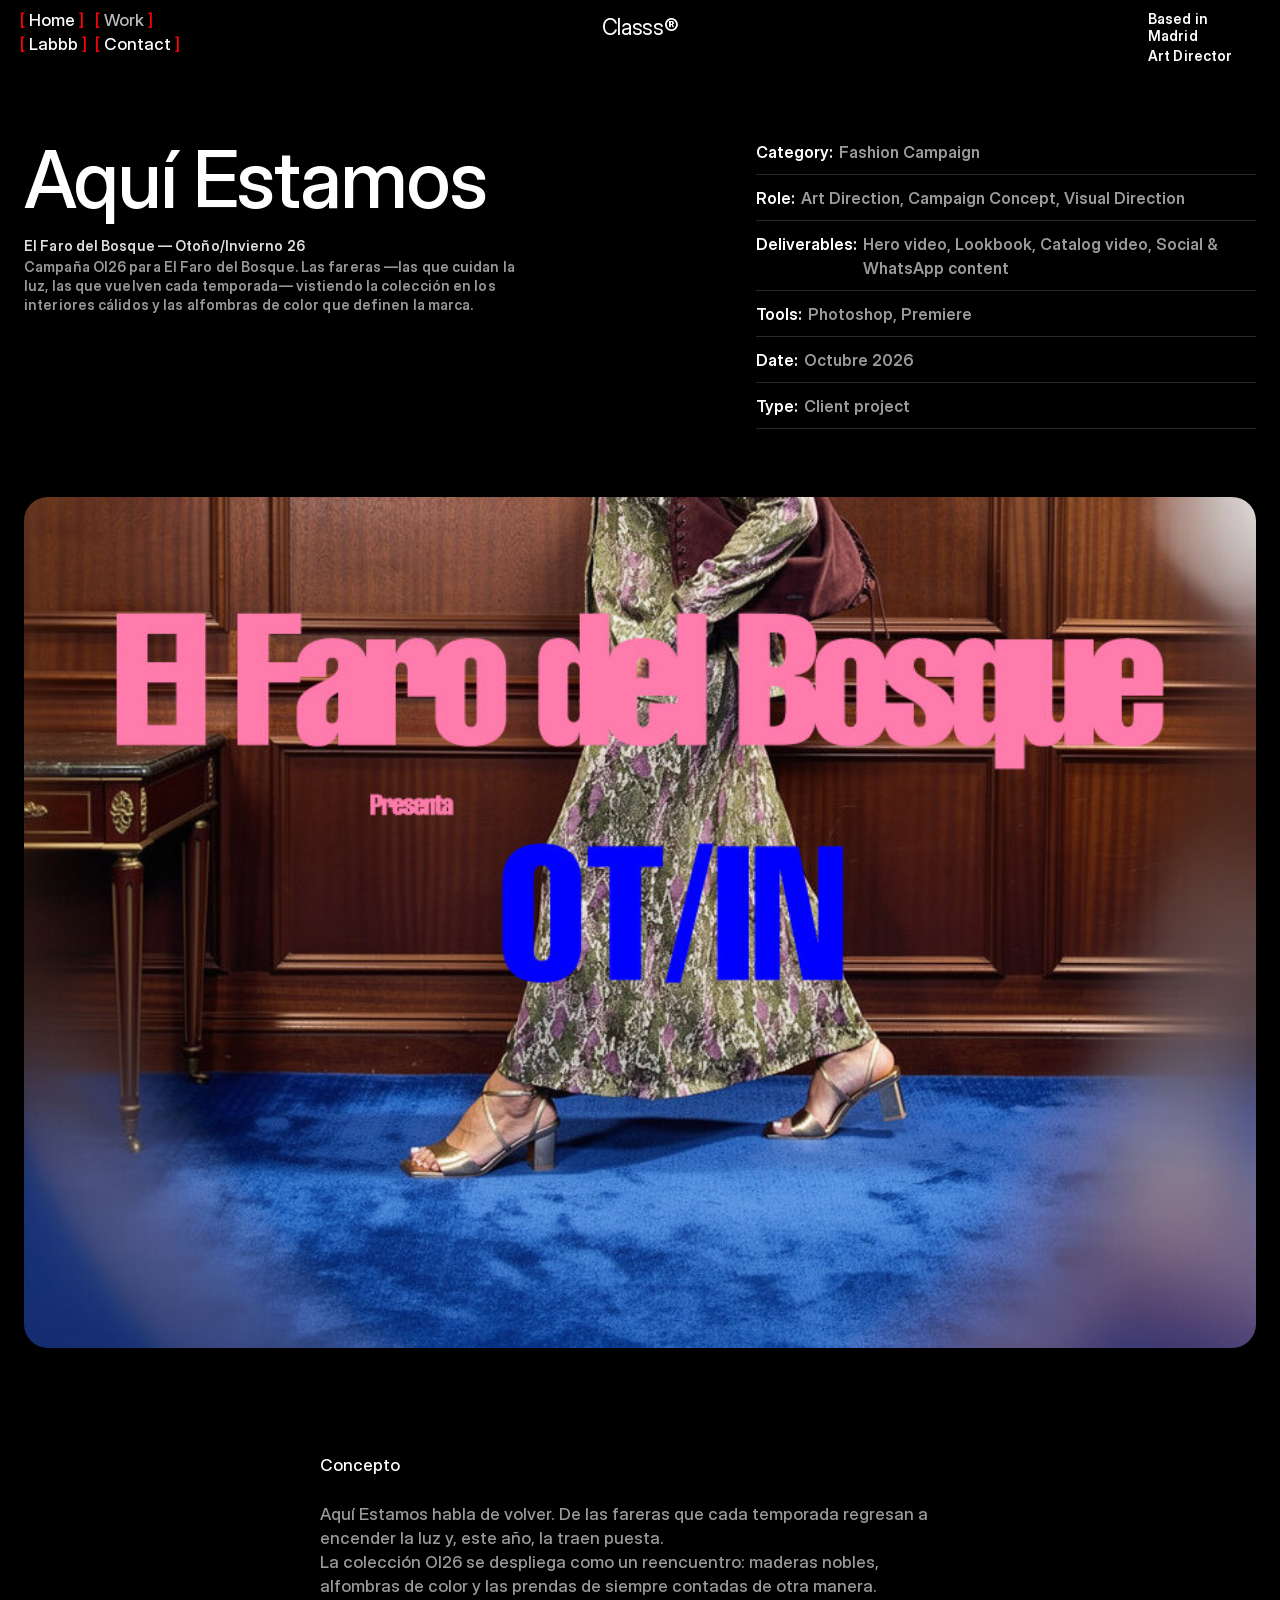
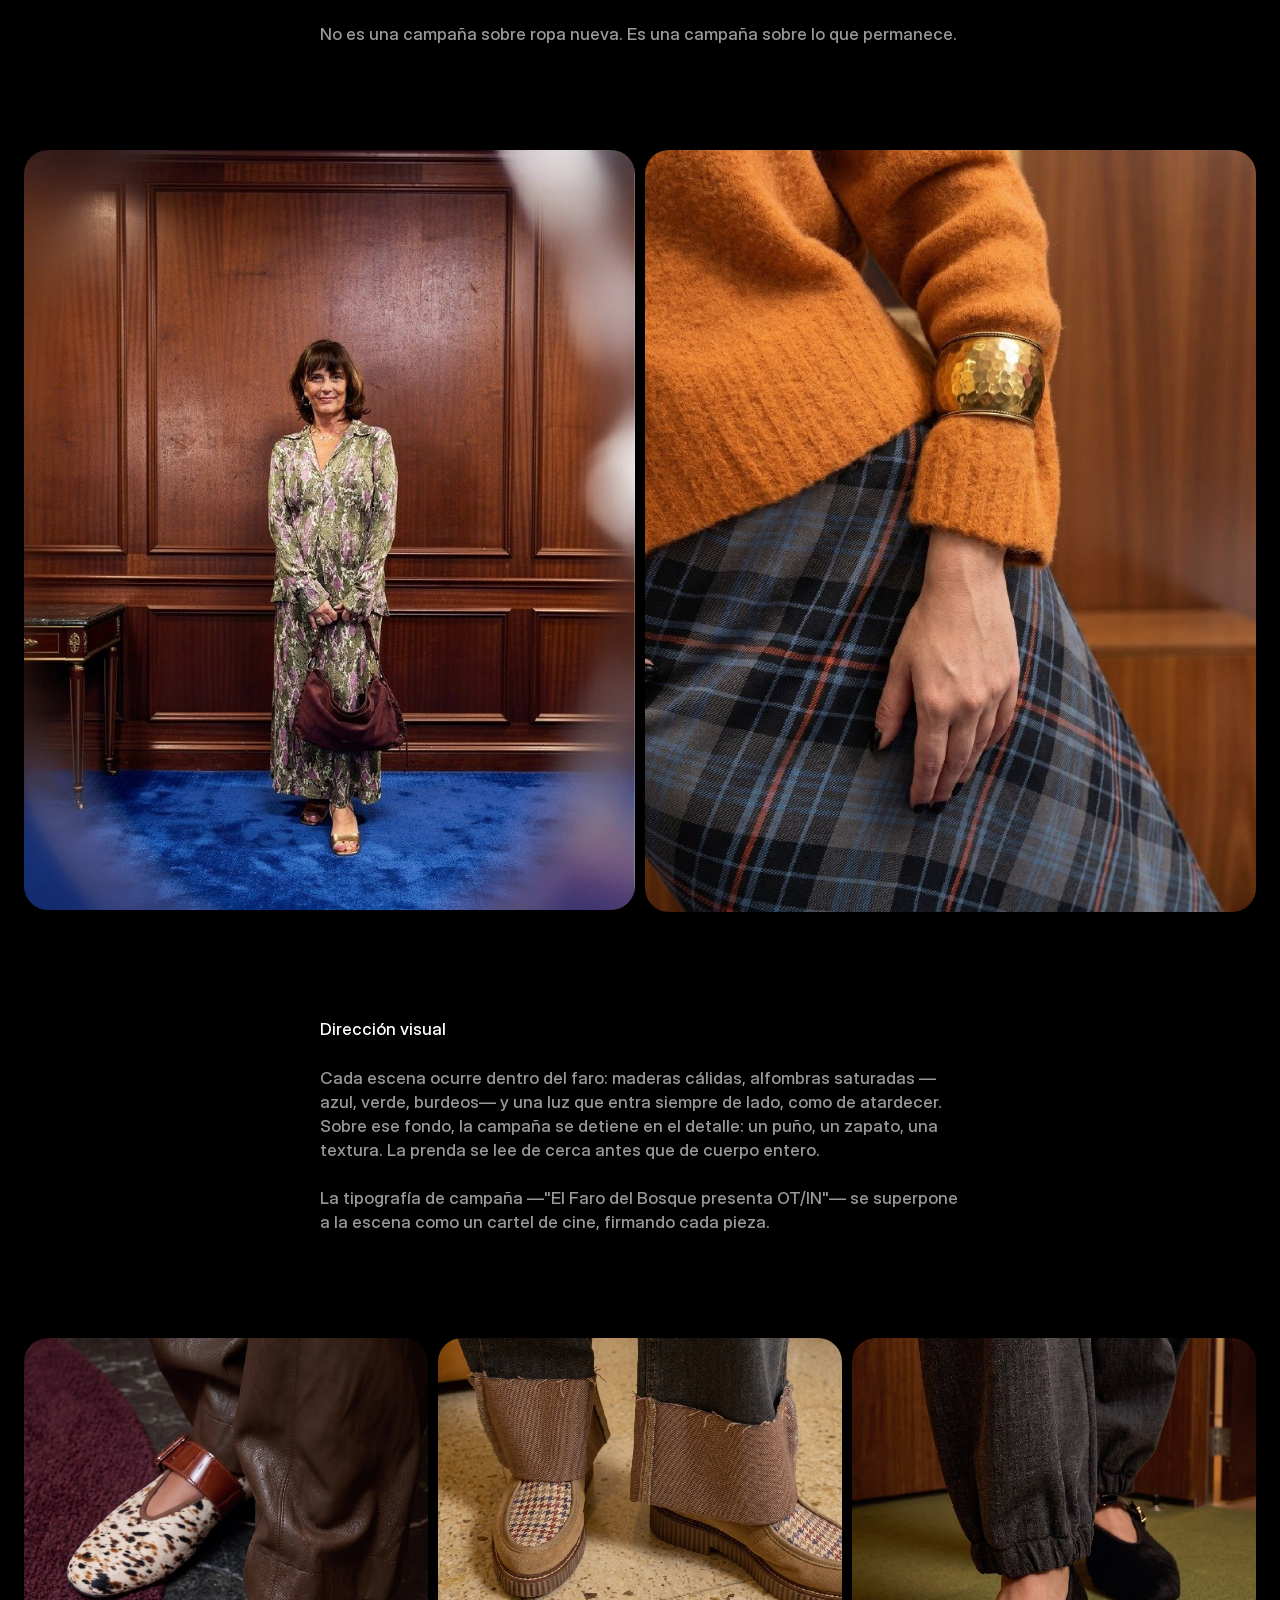
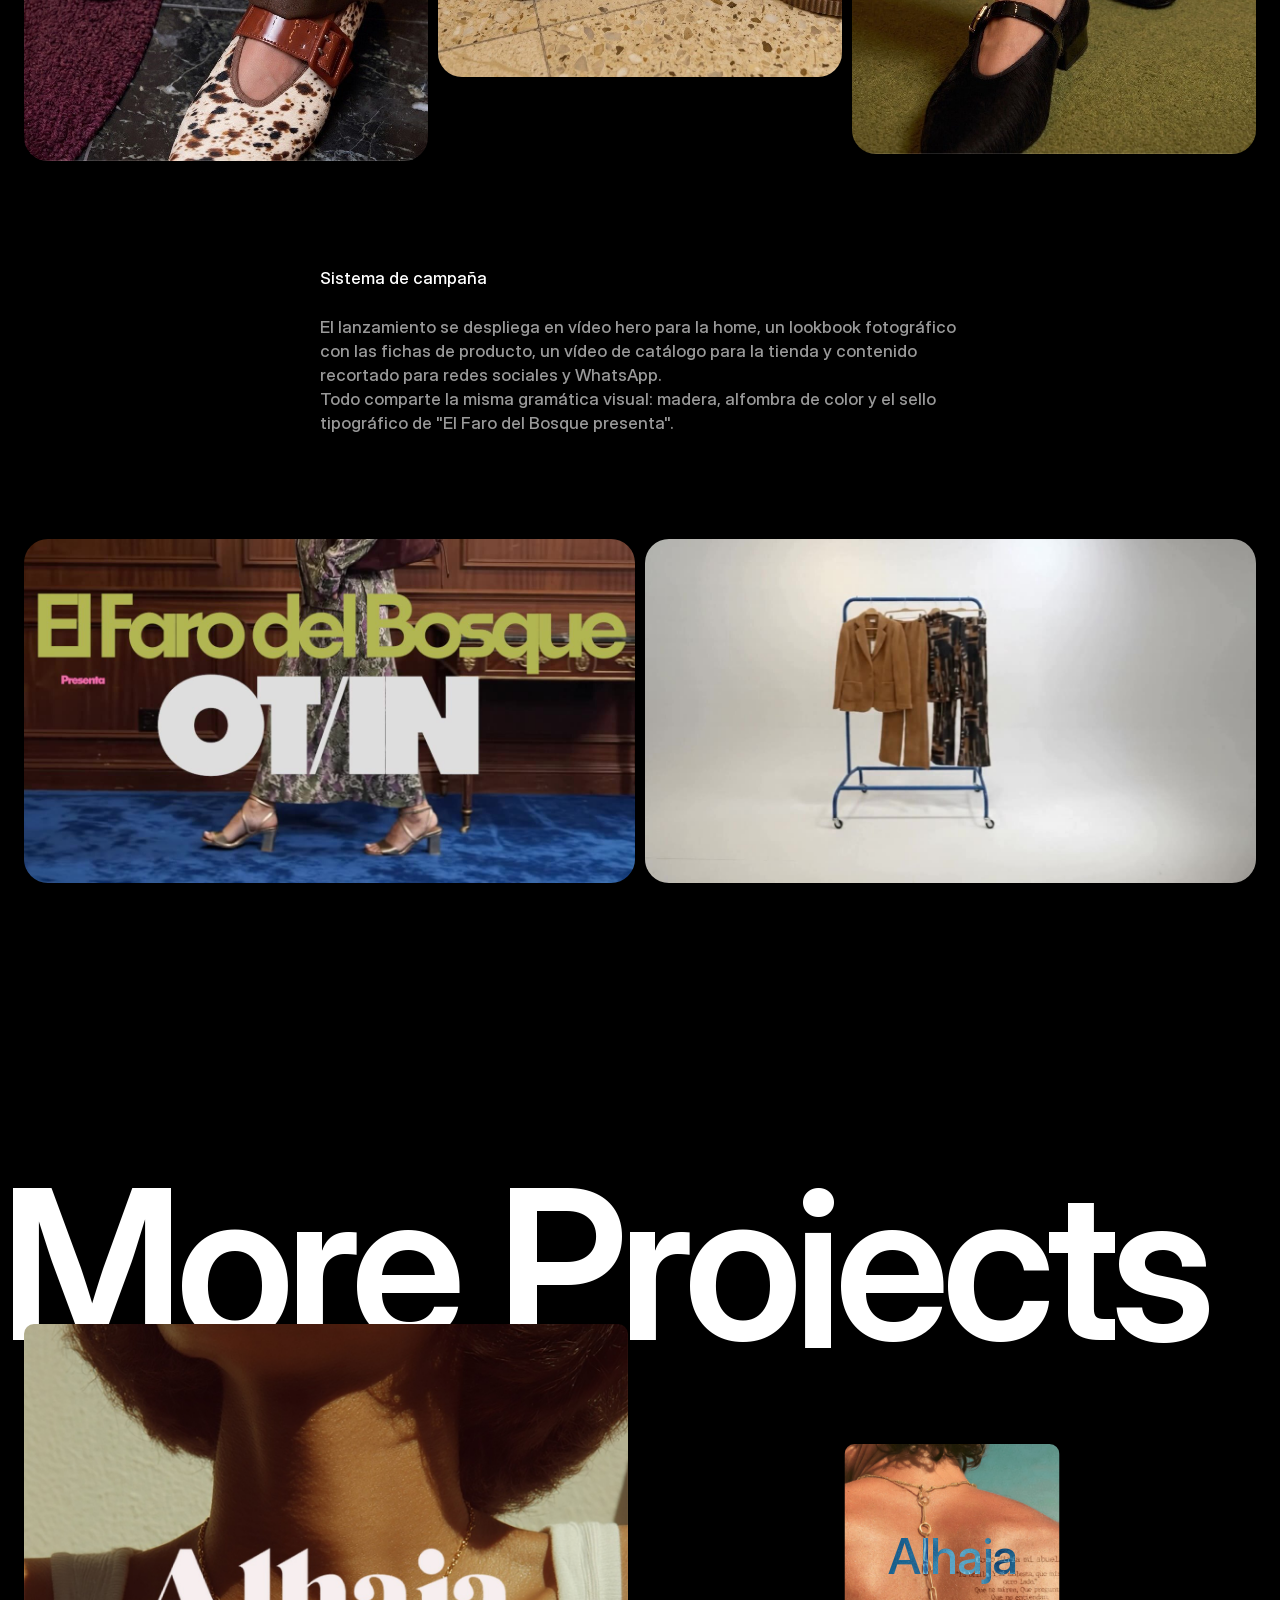
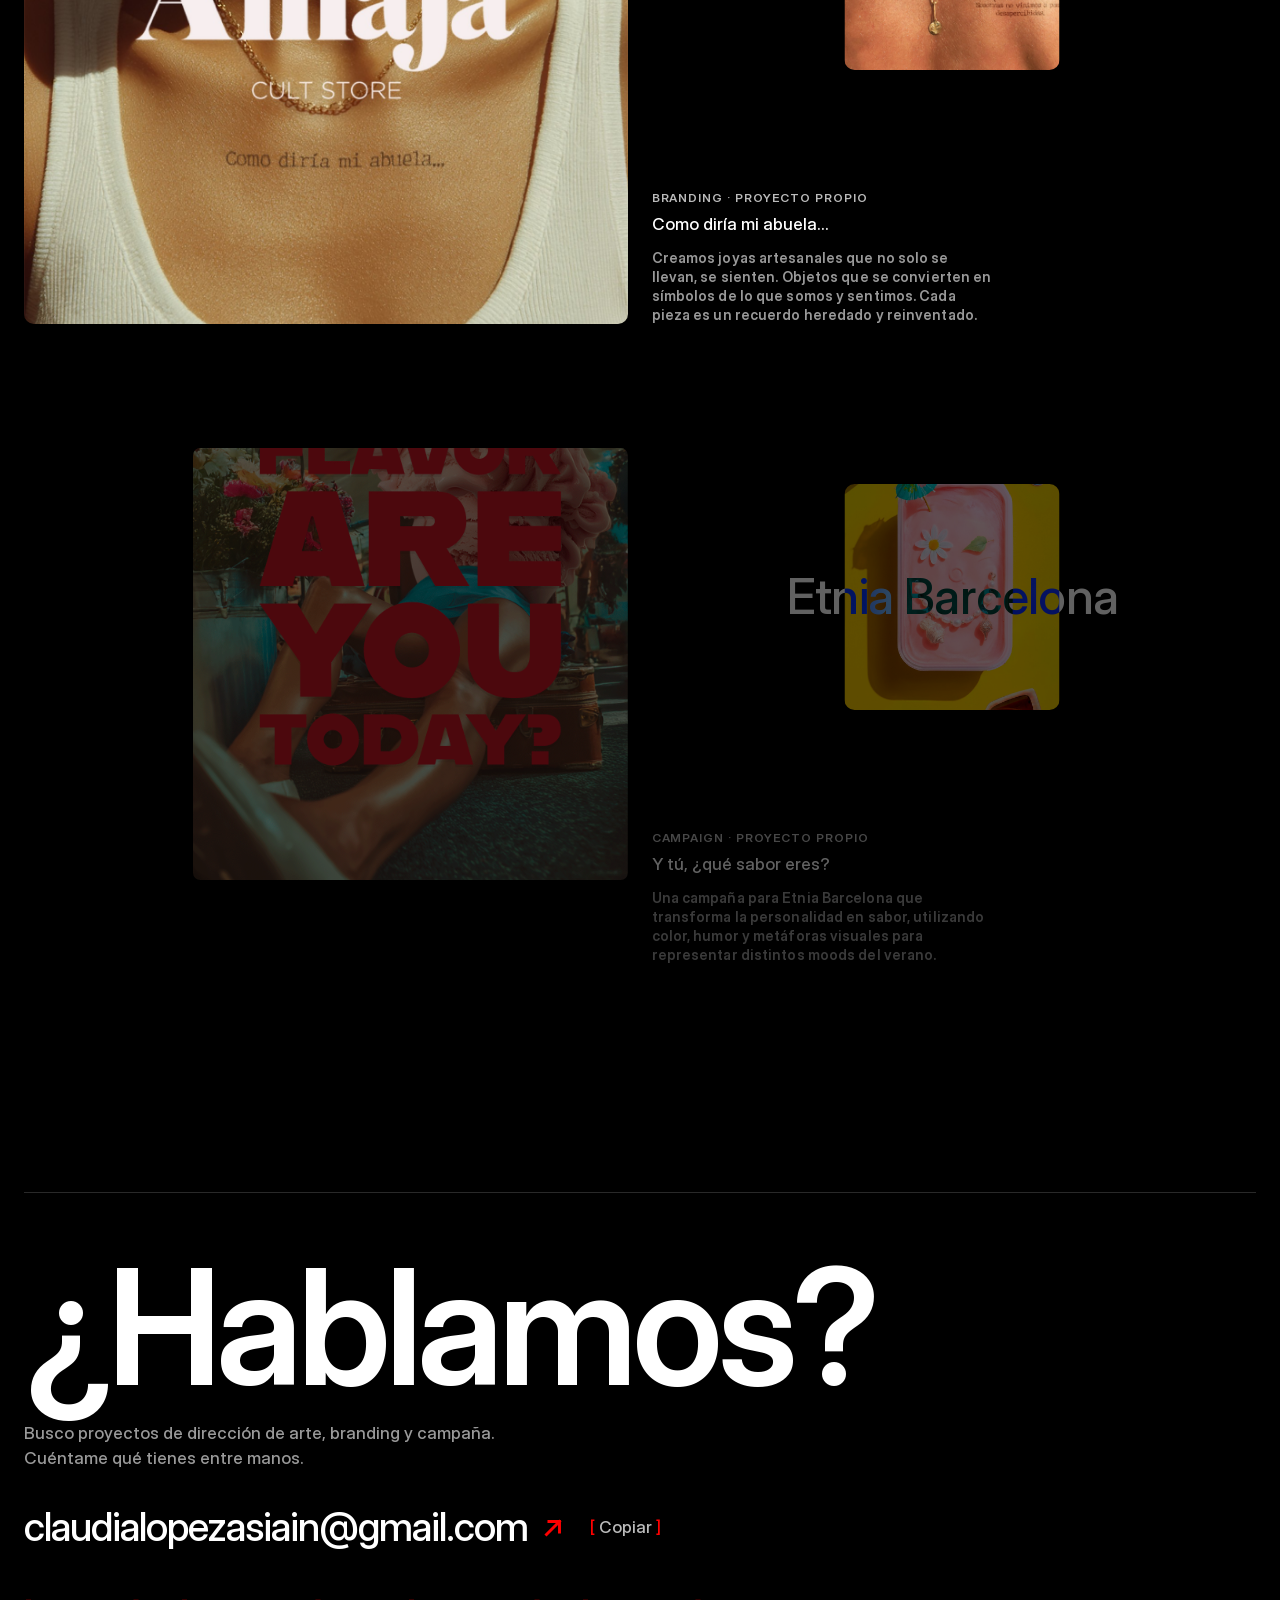
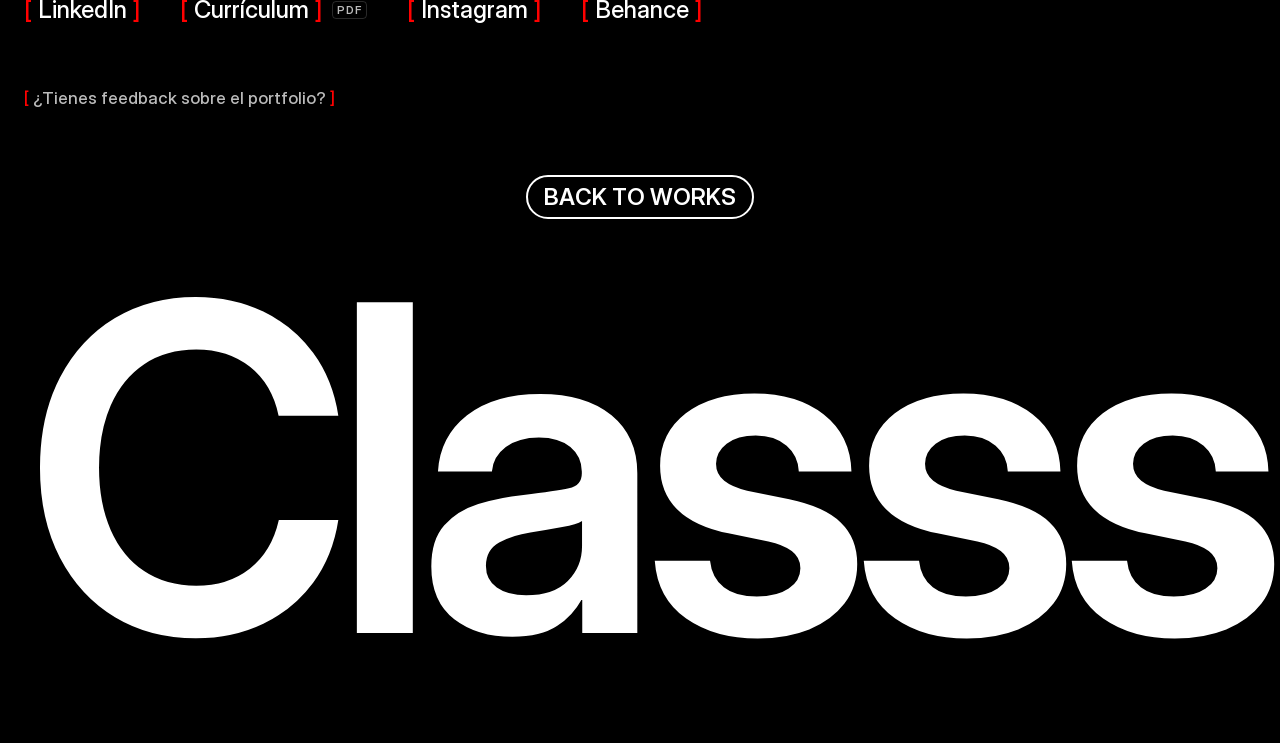
<file: article/aquiestamos/index.html>
<!doctype html>
<html lang="es">
<head>
  <meta charset="utf-8">
  <meta name="viewport" content="width=device-width, initial-scale=1, viewport-fit=cover">
  <meta name="theme-color" content="#000000">
  <title>Aquí Estamos — Classs®</title>
  <meta name="description" content="Campaña OI26 para El Faro del Bosque. Las fareras —las que cuidan la luz, las que vuelven cada temporada— vistiendo la colección en los interiores cálidos y las alfombras de color que definen la marca.">
  <meta property="og:type" content="website">
  <meta property="og:title" content="Aquí Estamos — Classs®">
  <meta property="og:description" content="Campaña OI26 para El Faro del Bosque. Las fareras —las que cuidan la luz, las que vuelven cada temporada— vistiendo la colección en los interiores cálidos y las alfombras de color que definen la marca.">
  <meta property="og:image" content="../../assets/img/4qWC4fIKUA6T33nmytAD3ECmTJA.jpg">
  <meta name="twitter:card" content="summary_large_image">
  <link rel="icon" href="../../favicon.svg" type="image/svg+xml">
  <link rel="icon" href="../../favicon-32.png" sizes="32x32" type="image/png">
  <link rel="apple-touch-icon" href="../../apple-touch-icon.png">
  <link rel="preload" href="../../assets/fonts/InterDisplay-500.woff2" as="font" type="font/woff2" crossorigin>
  <link rel="preload" href="../../assets/fonts/InterDisplay-600.woff2" as="font" type="font/woff2" crossorigin>
  <link rel="stylesheet" href="../../css/style.css">
</head>
<body id="top">
  <header class="site-header">
    <nav class="site-nav" aria-label="Principal">
      <a href="../../"><span class="br">[</span> <span class="roll"><span>Home</span><span aria-hidden="true">Home</span></span> <span class="br">]</span></a>
      <a href="../../work/" aria-current="page"><span class="br">[</span> <span class="roll"><span>Work</span><span aria-hidden="true">Work</span></span> <span class="br">]</span></a>
      <a href="../../labbb/"><span class="br">[</span> <span class="roll"><span>Labbb</span><span aria-hidden="true">Labbb</span></span> <span class="br">]</span></a>
      <a href="../../contact/"><span class="br">[</span> <span class="roll"><span>Contact</span><span aria-hidden="true">Contact</span></span> <span class="br">]</span></a>
    </nav>
    <a class="brand" href="../../"><span class="roll"><span>Classs®</span><span aria-hidden="true">Classs®</span></span></a>
    <div class="site-meta"><p>Based in Madrid</p><p>Art Director</p></div>
  </header>

<main>
  <section class="art-head">
    <div class="reveal">
      <h1>Aquí Estamos</h1>
      <p class="t-body sub">El Faro del Bosque — Otoño/Invierno 26</p>
      <p class="t-body desc">Campaña OI26 para El Faro del Bosque. Las fareras —las que cuidan la luz, las que vuelven cada temporada— vistiendo la colección en los interiores cálidos y las alfombras de color que definen la marca.</p>
    </div>
    <dl class="art-meta reveal" style="--d:.1s">
      <div><dt>Category:</dt><dd>Fashion Campaign</dd></div>
      <div><dt>Role:</dt><dd>Art Direction, Campaign Concept, Visual Direction</dd></div>
      <div><dt>Deliverables:</dt><dd>Hero video, Lookbook, Catalog video, Social &amp; WhatsApp content</dd></div>
      <div><dt>Tools:</dt><dd>Photoshop, Premiere</dd></div>
      <div><dt>Date:</dt><dd>Octubre 2026</dd></div>
      <div><dt>Type:</dt><dd>Client project</dd></div>
    </dl>
  </section>

  <section class="art-body">
    <div class="art-block single"><figure class="art-cover" style="aspect-ratio:918/634"><img src="../../assets/img/aquiestamos/portada.jpg" alt="Aquí Estamos, imagen 1 de 8" fetchpriority="high" decoding="async"></figure></div>
    <div class="art-text reveal"><h2>Concepto</h2><p>Aquí Estamos habla de volver. De las fareras que cada temporada regresan a encender la luz y, este año, la traen puesta.
La colección OI26 se despliega como un reencuentro: maderas nobles, alfombras de color y las prendas de siempre contadas de otra manera.

No es una campaña sobre ropa nueva. Es una campaña sobre lo que permanece.</p></div>
    <div class="art-block"><div class="col"><figure class="reveal" style="aspect-ratio:770/958"><img src="../../assets/img/aquiestamos/lb01.jpg" alt="Aquí Estamos, imagen 2 de 8" loading="lazy" decoding="async"></figure></div><div class="col"><figure class="reveal" style="aspect-ratio:762/950"><img src="../../assets/img/aquiestamos/lb15.jpg" alt="Aquí Estamos, imagen 3 de 8" loading="lazy" decoding="async"></figure></div></div>
    <div class="art-text reveal"><h2>Dirección visual</h2><p>Cada escena ocurre dentro del faro: maderas cálidas, alfombras saturadas —azul, verde, burdeos— y una luz que entra siempre de lado, como de atardecer.
Sobre ese fondo, la campaña se detiene en el detalle: un puño, un zapato, una textura. La prenda se lee de cerca antes que de cuerpo entero.

La tipografía de campaña —&quot;El Faro del Bosque presenta OT/IN&quot;— se superpone a la escena como un cartel de cine, firmando cada pieza.</p></div>
    <div class="art-block"><div class="col"><figure class="reveal" style="aspect-ratio:770/806"><img src="../../assets/img/aquiestamos/lb08.jpg" alt="Aquí Estamos, imagen 4 de 8" loading="lazy" decoding="async"></figure></div><div class="col"><figure class="reveal" style="aspect-ratio:766/642"><img src="../../assets/img/aquiestamos/lb22.jpg" alt="Aquí Estamos, imagen 5 de 8" loading="lazy" decoding="async"></figure></div><div class="col"><figure class="reveal" style="aspect-ratio:782/806"><img src="../../assets/img/aquiestamos/lb30.jpg" alt="Aquí Estamos, imagen 6 de 8" loading="lazy" decoding="async"></figure></div></div>
    <div class="art-text reveal"><h2>Sistema de campaña</h2><p>El lanzamiento se despliega en vídeo hero para la home, un lookbook fotográfico con las fichas de producto, un vídeo de catálogo para la tienda y contenido recortado para redes sociales y WhatsApp.
Todo comparte la misma gramática visual: madera, alfombra de color y el sello tipográfico de &quot;El Faro del Bosque presenta&quot;.</p></div>
    <div class="art-block"><div class="col"><figure class="reveal" style="aspect-ratio:1280/720"><img src="../../assets/img/aquiestamos/hero-poster.jpg" alt="Aquí Estamos, imagen 7 de 8" loading="lazy" decoding="async"></figure></div><div class="col"><figure class="reveal" style="aspect-ratio:1280/720"><img src="../../assets/img/aquiestamos/catalogo-poster.jpg" alt="Aquí Estamos, imagen 8 de 8" loading="lazy" decoding="async"></figure></div></div>
  </section>

  <section class="more-sec" aria-labelledby="more-title">
    <h2 id="more-title" class="sr-only">Más proyectos</h2>
    <div class="more-marquee" aria-hidden="true"><div class="track"><p>More Projects</p><p>More Projects</p><p>More Projects</p><p>More Projects</p></div></div>
    <div class="projects">
      <a class="project" href="../../article/alhaja/">
        <div class="project-media"><img src="../../assets/img/kdCMZQWbeNchLGPlptGq21xY8.jpg" alt="Alhaja, portada del proyecto" loading="lazy" decoding="async"></div>
        <div class="project-info">
          <div class="project-thumb"><img src="../../assets/img/b5AADyThNWDvsTY9JeAAcOJE18.jpg" alt="" loading="lazy" decoding="async"></div>
          <h3 class="project-title">Alhaja</h3>
          <div class="project-text">
            <p class="project-meta"><span class="project-name">Alhaja</span><span class="project-cat">Branding · Proyecto propio</span></p>
            <p class="t-p">Como diría mi abuela...</p>
            <p class="t-body">Creamos joyas artesanales que no solo se llevan, se sienten. Objetos que se convierten en símbolos de lo que somos y sentimos. Cada pieza es un recuerdo heredado y reinventado.</p>
          </div>
        </div>
      </a>
      <a class="project" href="../../article/etniabarcelona/">
        <div class="project-media"><img src="../../assets/img/Dy28K1xZxWrGWKrARJvVwL4AZRw.gif" alt="Etnia Barcelona, portada del proyecto" loading="lazy" decoding="async"></div>
        <div class="project-info">
          <div class="project-thumb"><img src="../../assets/img/X7btTx17hMtNzUgG81xbNorc0OI.jpg" alt="" loading="lazy" decoding="async"></div>
          <h3 class="project-title">Etnia Barcelona</h3>
          <div class="project-text">
            <p class="project-meta"><span class="project-name">Etnia Barcelona</span><span class="project-cat">Campaign · Proyecto propio</span></p>
            <p class="t-p">Y tú, ¿qué sabor eres?</p>
            <p class="t-body">Una campaña para Etnia Barcelona que transforma la personalidad en sabor, utilizando color, humor y metáforas visuales para representar distintos moods del verano.</p>
          </div>
        </div>
      </a>
    </div>
  </section>
</main>

  <section class="info-sec" id="info" aria-labelledby="info-title">
    <div class="hire reveal">
      <h2 id="info-title" class="hire-title">¿Hablamos?</h2>
      <p class="hire-lead t-p">Busco proyectos de dirección de arte, branding y campaña. Cuéntame qué tienes entre manos.</p>
      <div class="hire-mail-row">
        <a class="hire-mail" href="mailto:claudialopezasiain@gmail.com"><span class="roll"><span>claudialopezasiain@gmail.com</span><span aria-hidden="true">claudialopezasiain@gmail.com</span></span><svg class="arrow" viewBox="0 0 16 16" aria-hidden="true" fill="none" stroke="currentColor" stroke-width="1.8" stroke-linecap="square"><path d="M4 12 12 4M5.5 4H12v6.5"/></svg></a>
        <button class="copy-mail" type="button" data-copy="claudialopezasiain@gmail.com"><span class="br">[</span> <span class="copy-label">Copiar</span> <span class="br">]</span></button>
        <span class="copy-status sr-only" aria-live="polite"></span>
      </div>
    <ul class="contact-links">
      <li><a href="https://www.linkedin.com/in/claudial%C3%B3pezasia%C3%ADnseco/" target="_blank" rel="noopener"><span class="br">[</span> <span class="roll"><span>LinkedIn</span><span aria-hidden="true">LinkedIn</span></span> <span class="br">]</span></a></li>
      <li><a href="../../cv/claudia-lopez-asiain-cv-2026.pdf" target="_blank" rel="noopener"><span class="br">[</span> <span class="roll"><span>Currículum</span><span aria-hidden="true">Currículum</span></span> <span class="br">]</span><small>PDF</small></a></li>
      <li><a href="https://www.instagram.com/classs.studio" target="_blank" rel="noopener"><span class="br">[</span> <span class="roll"><span>Instagram</span><span aria-hidden="true">Instagram</span></span> <span class="br">]</span></a></li>
      <li><a href="https://www.behance.net/claudialopezasiain" target="_blank" rel="noopener"><span class="br">[</span> <span class="roll"><span>Behance</span><span aria-hidden="true">Behance</span></span> <span class="br">]</span></a></li>
    </ul>
    </div>
    <details class="feedback reveal">
      <summary><span class="br">[</span> ¿Tienes feedback sobre el portfolio? <span class="br">]</span></summary>
      <form data-mail="claudialopezasiain@gmail.com" novalidate>
        <label>Tu comentario
          <textarea name="feedback" rows="5" placeholder="Escribe aquí tu opinión, idea o sugerencia…"></textarea>
        </label>
        <button type="submit">Abrir mi correo para enviarlo</button>
        <p class="note" aria-live="polite"></p>
      </form>
    </details>
    <div class="center"><a class="pill" href="../../work/" aria-label="BACK TO WORKS"><span class="chars" aria-label="BACK TO WORKS"><span aria-hidden="true" style="--i:0" data-c="B">B</span><span aria-hidden="true" style="--i:1" data-c="A">A</span><span aria-hidden="true" style="--i:2" data-c="C">C</span><span aria-hidden="true" style="--i:3" data-c="K">K</span><span aria-hidden="true" style="--i:4" data-c=" "> </span><span aria-hidden="true" style="--i:5" data-c="T">T</span><span aria-hidden="true" style="--i:6" data-c="O">O</span><span aria-hidden="true" style="--i:7" data-c=" "> </span><span aria-hidden="true" style="--i:8" data-c="W">W</span><span aria-hidden="true" style="--i:9" data-c="O">O</span><span aria-hidden="true" style="--i:10" data-c="R">R</span><span aria-hidden="true" style="--i:11" data-c="K">K</span><span aria-hidden="true" style="--i:12" data-c="S">S</span></span></a></div>
  </section>
  <footer class="site-footer">
    <span class="fit" aria-hidden="true">Classs</span>
  </footer>

  <script src="../../js/main.js" defer></script>
</body>
</html>
</file>
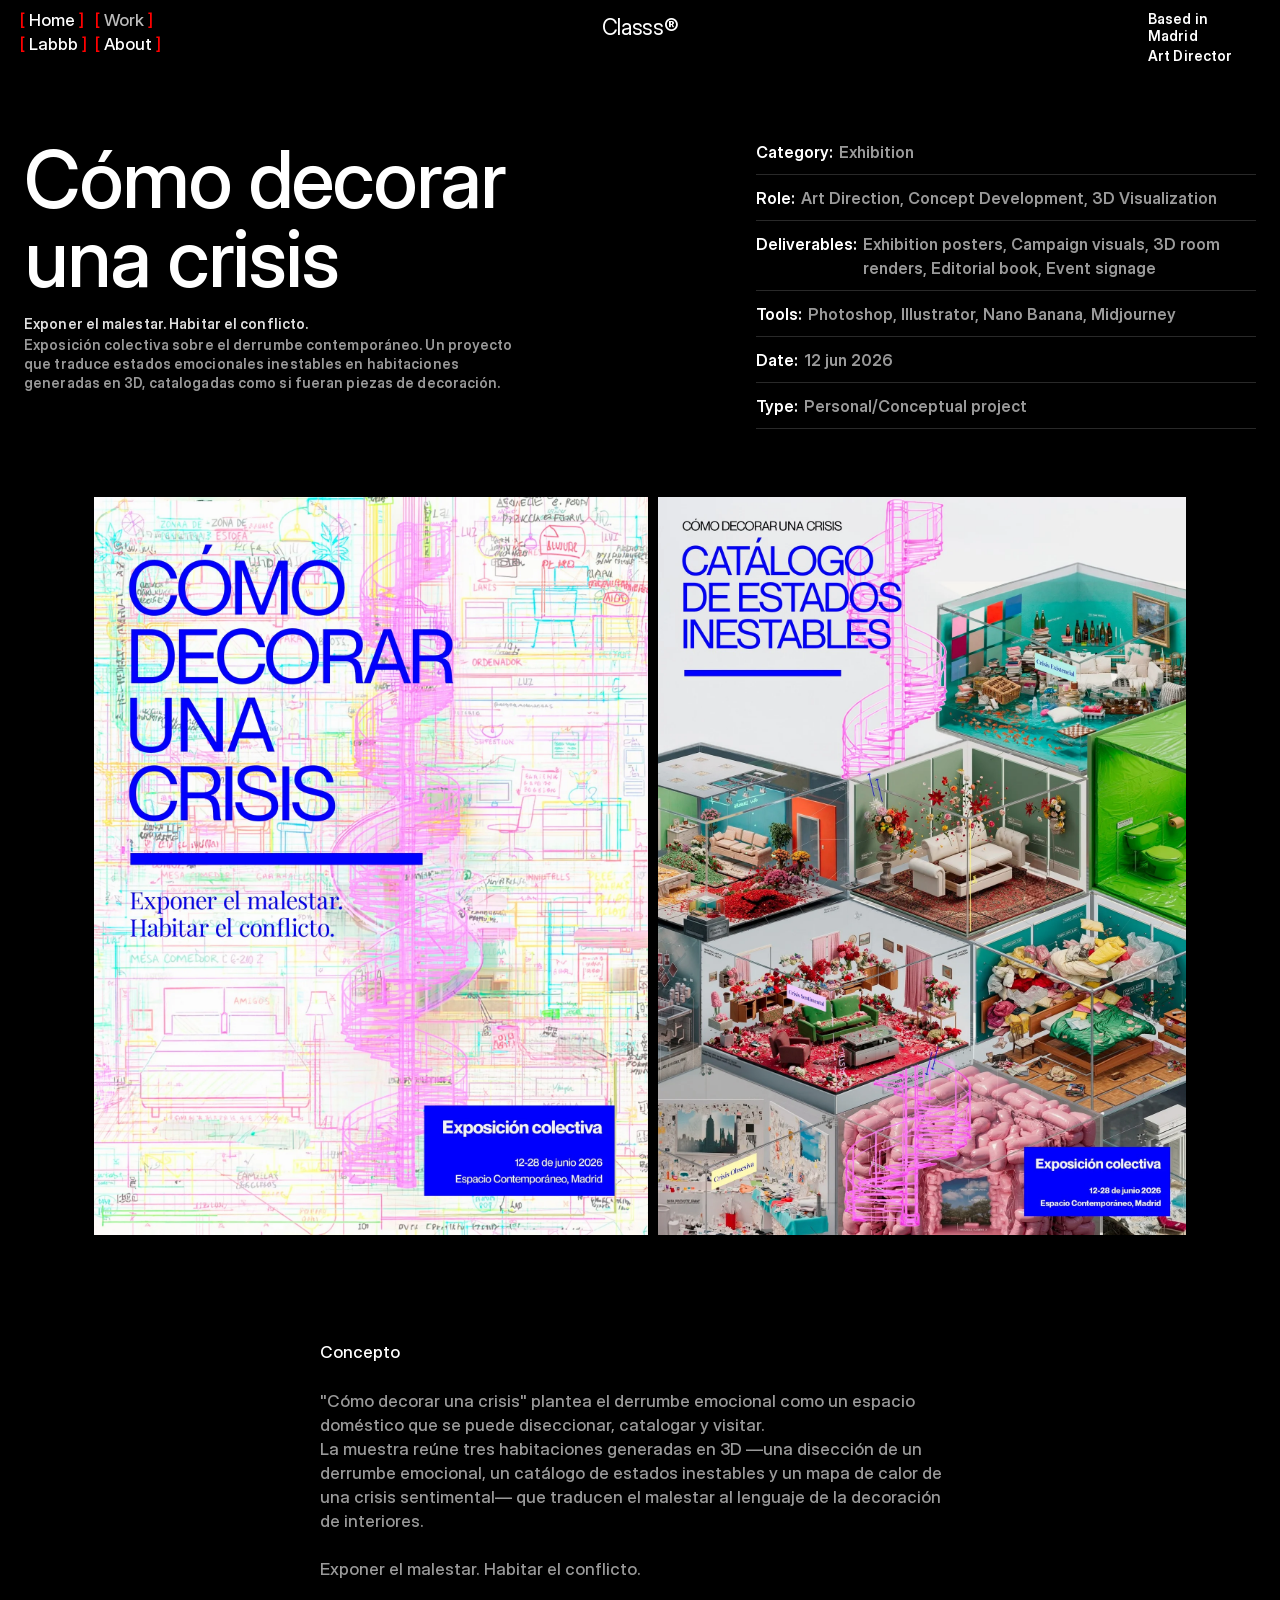
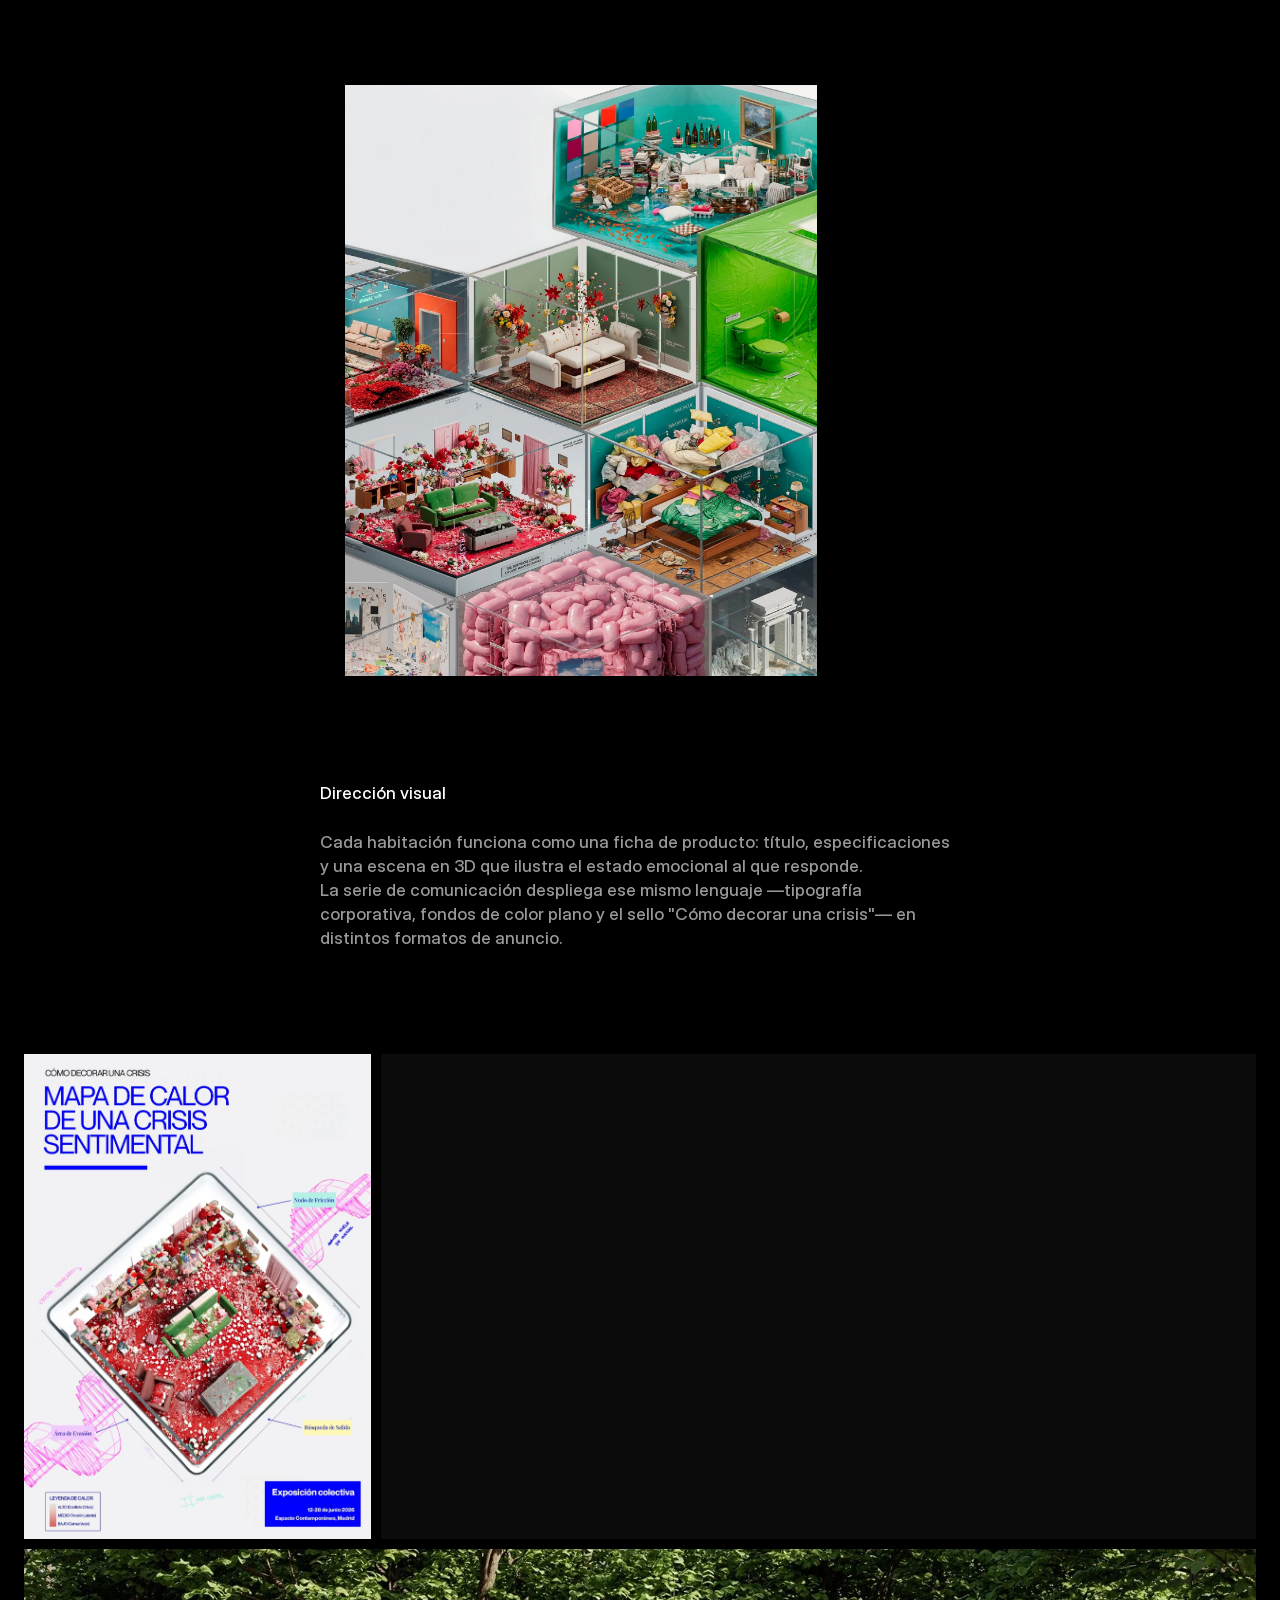
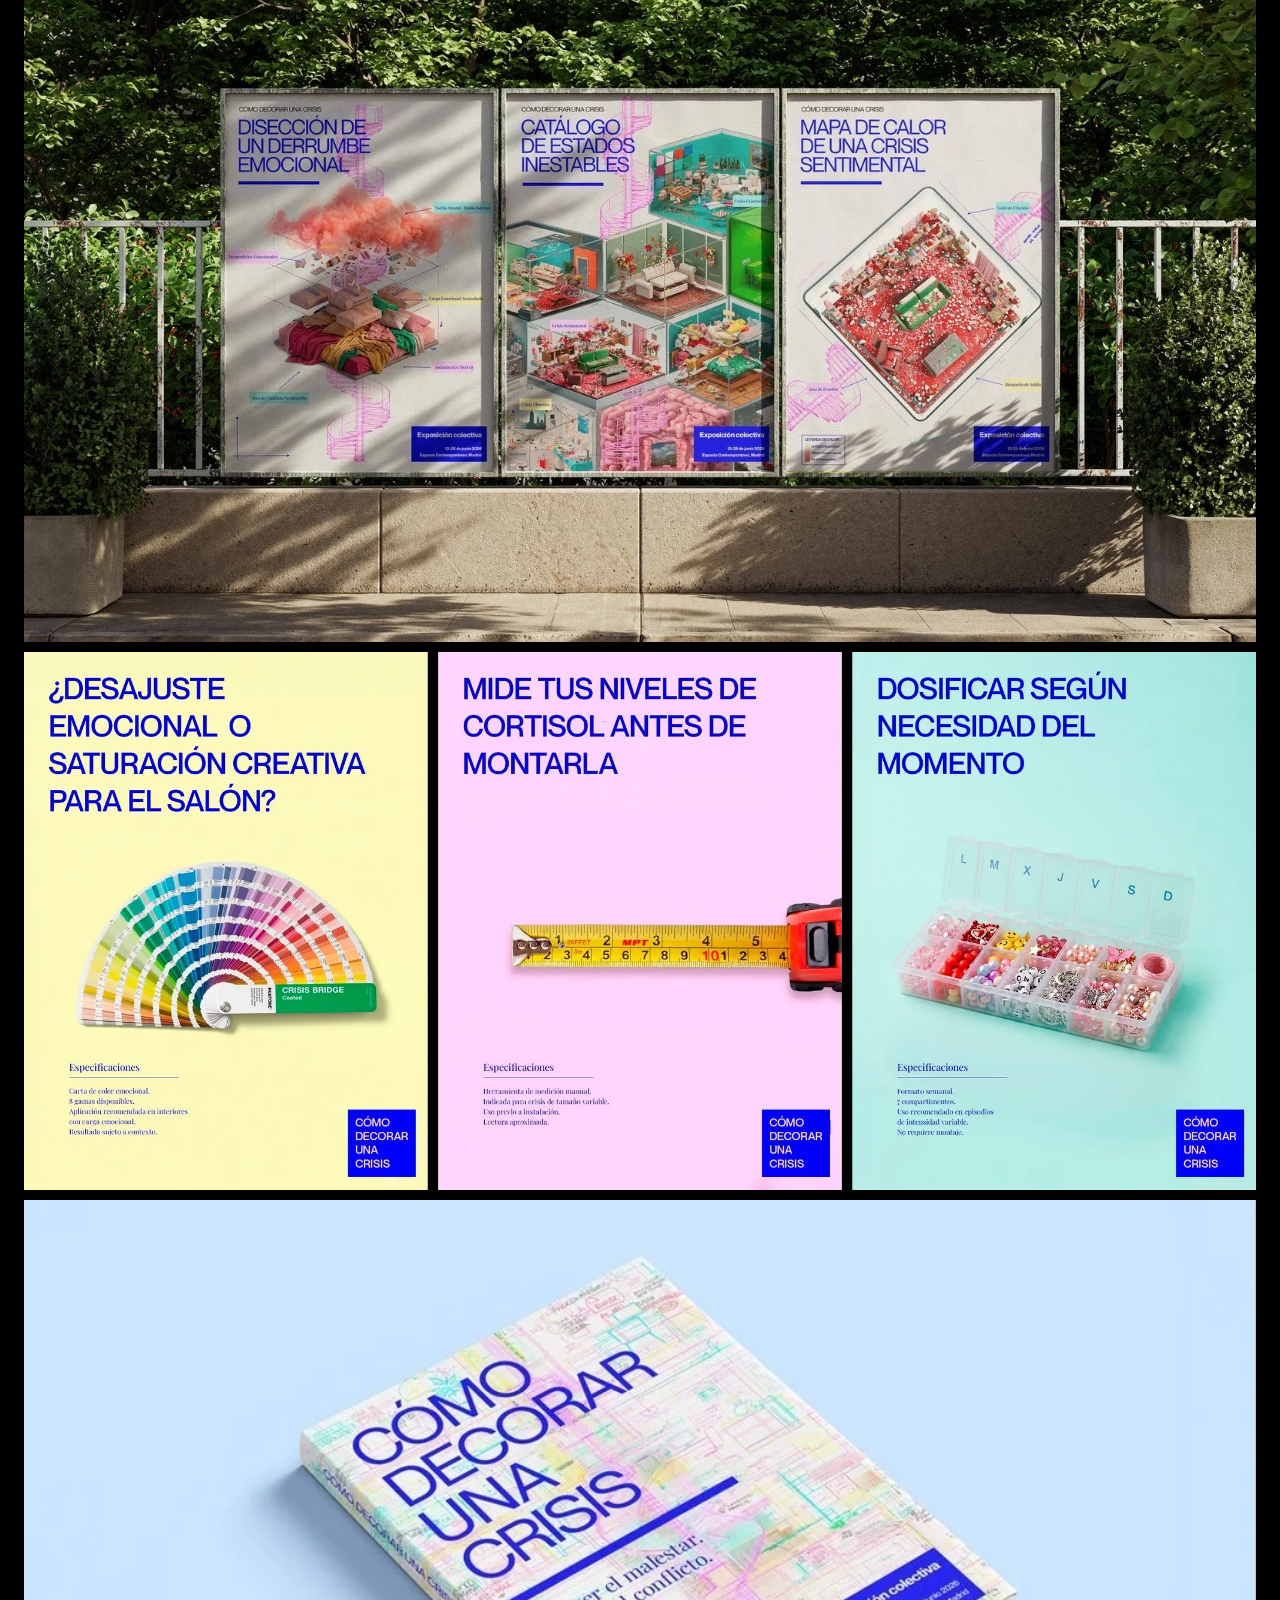
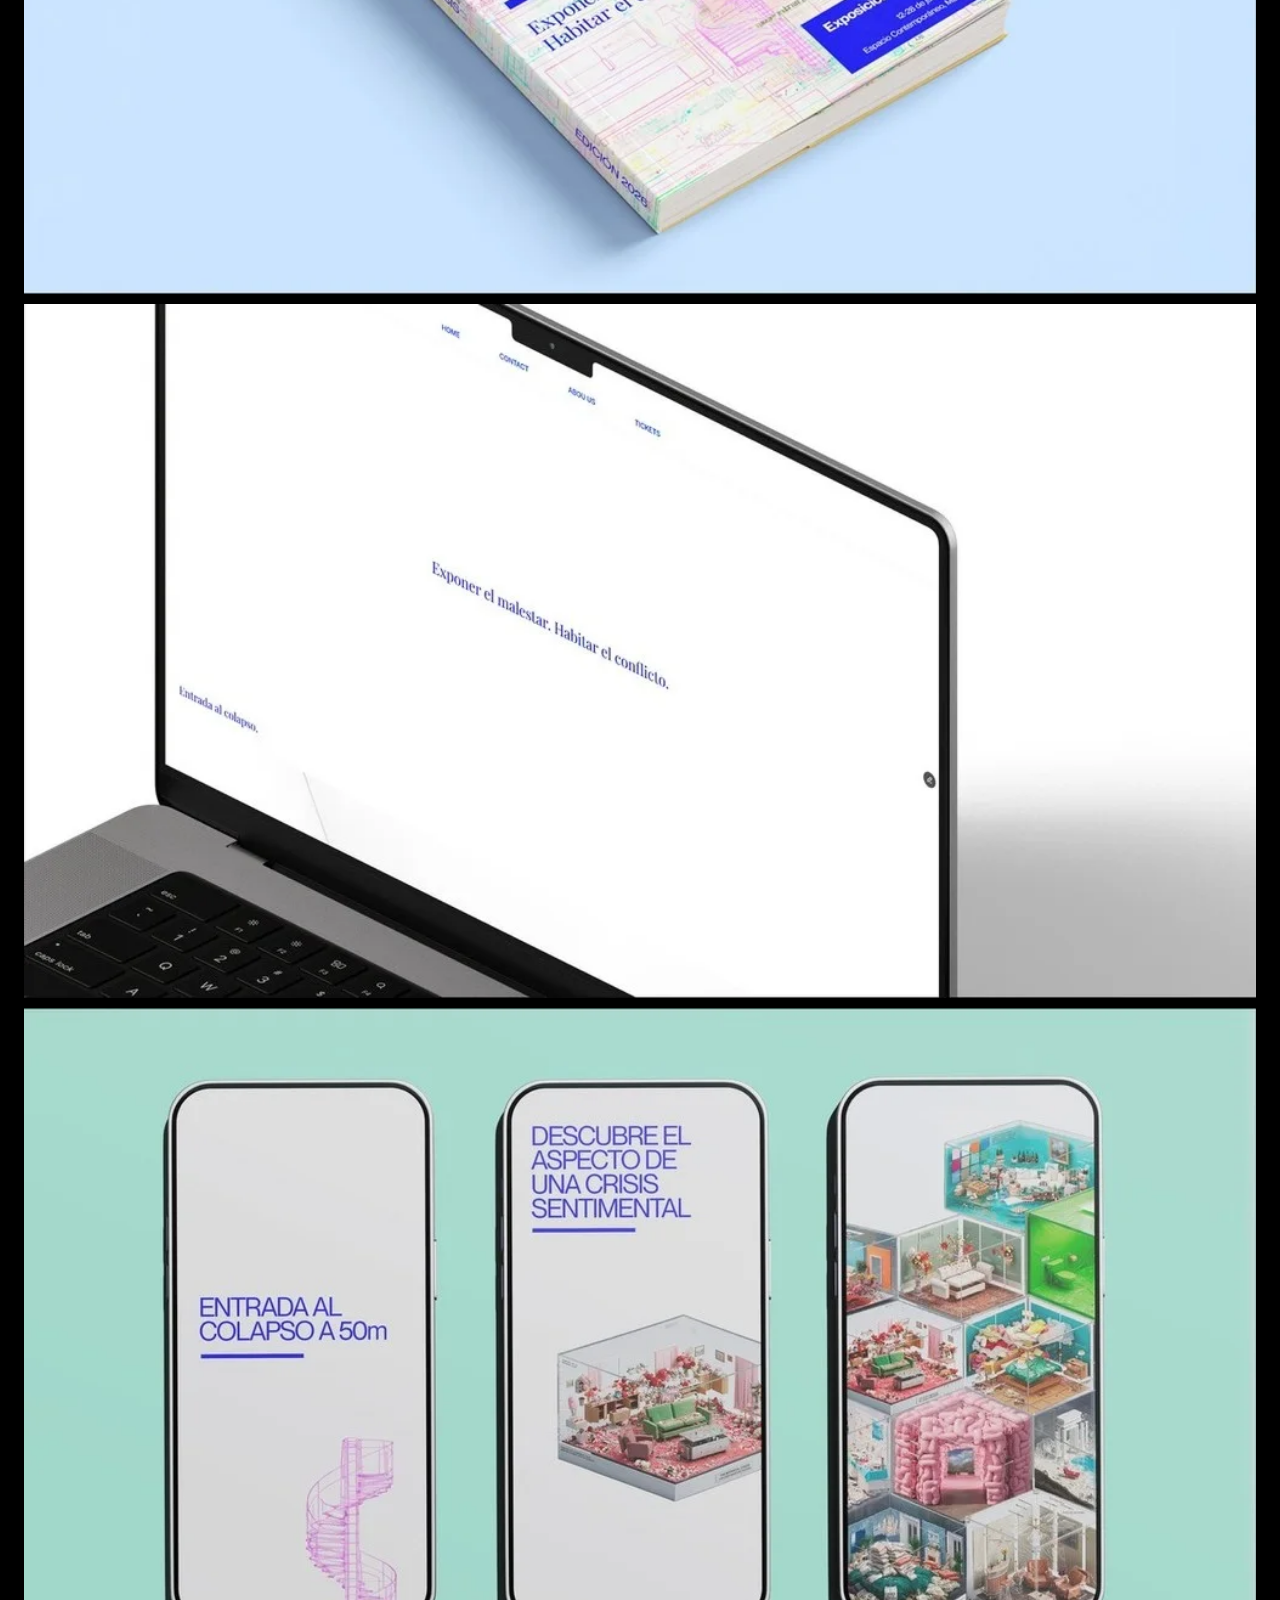
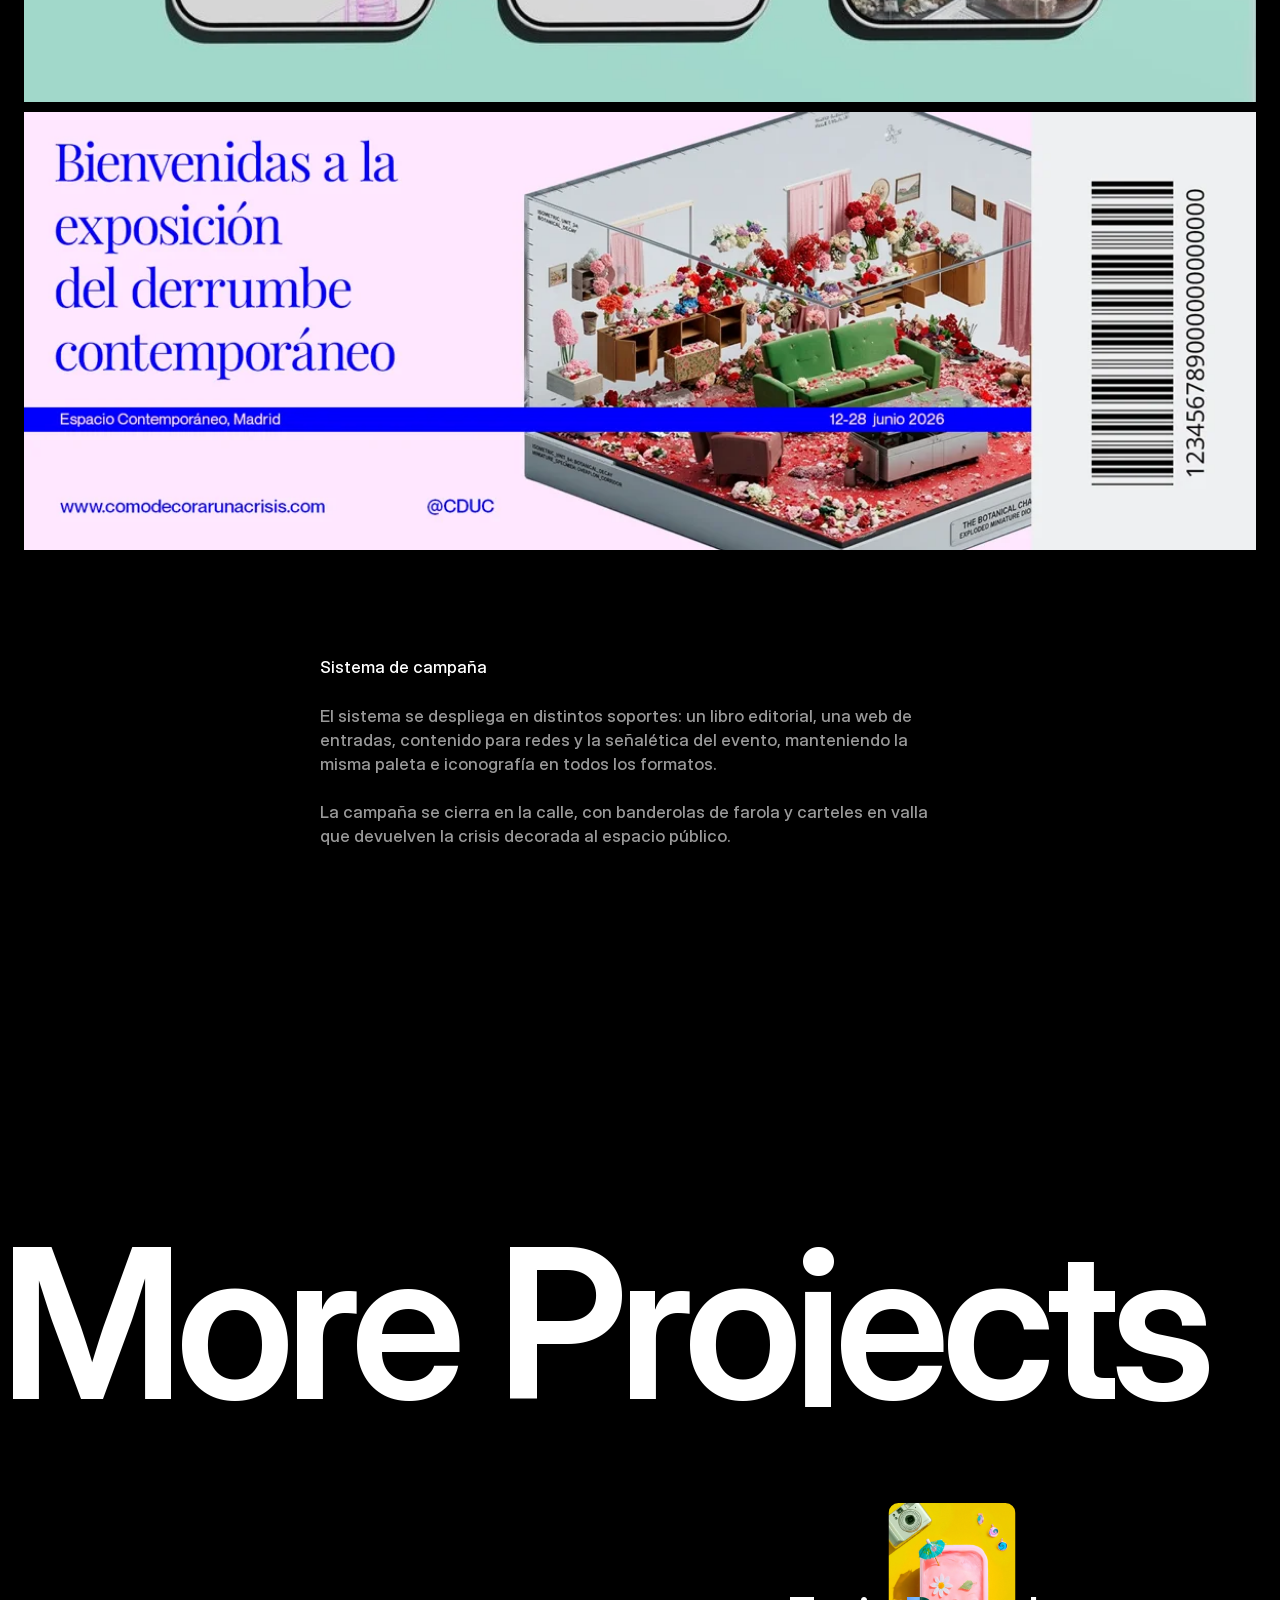
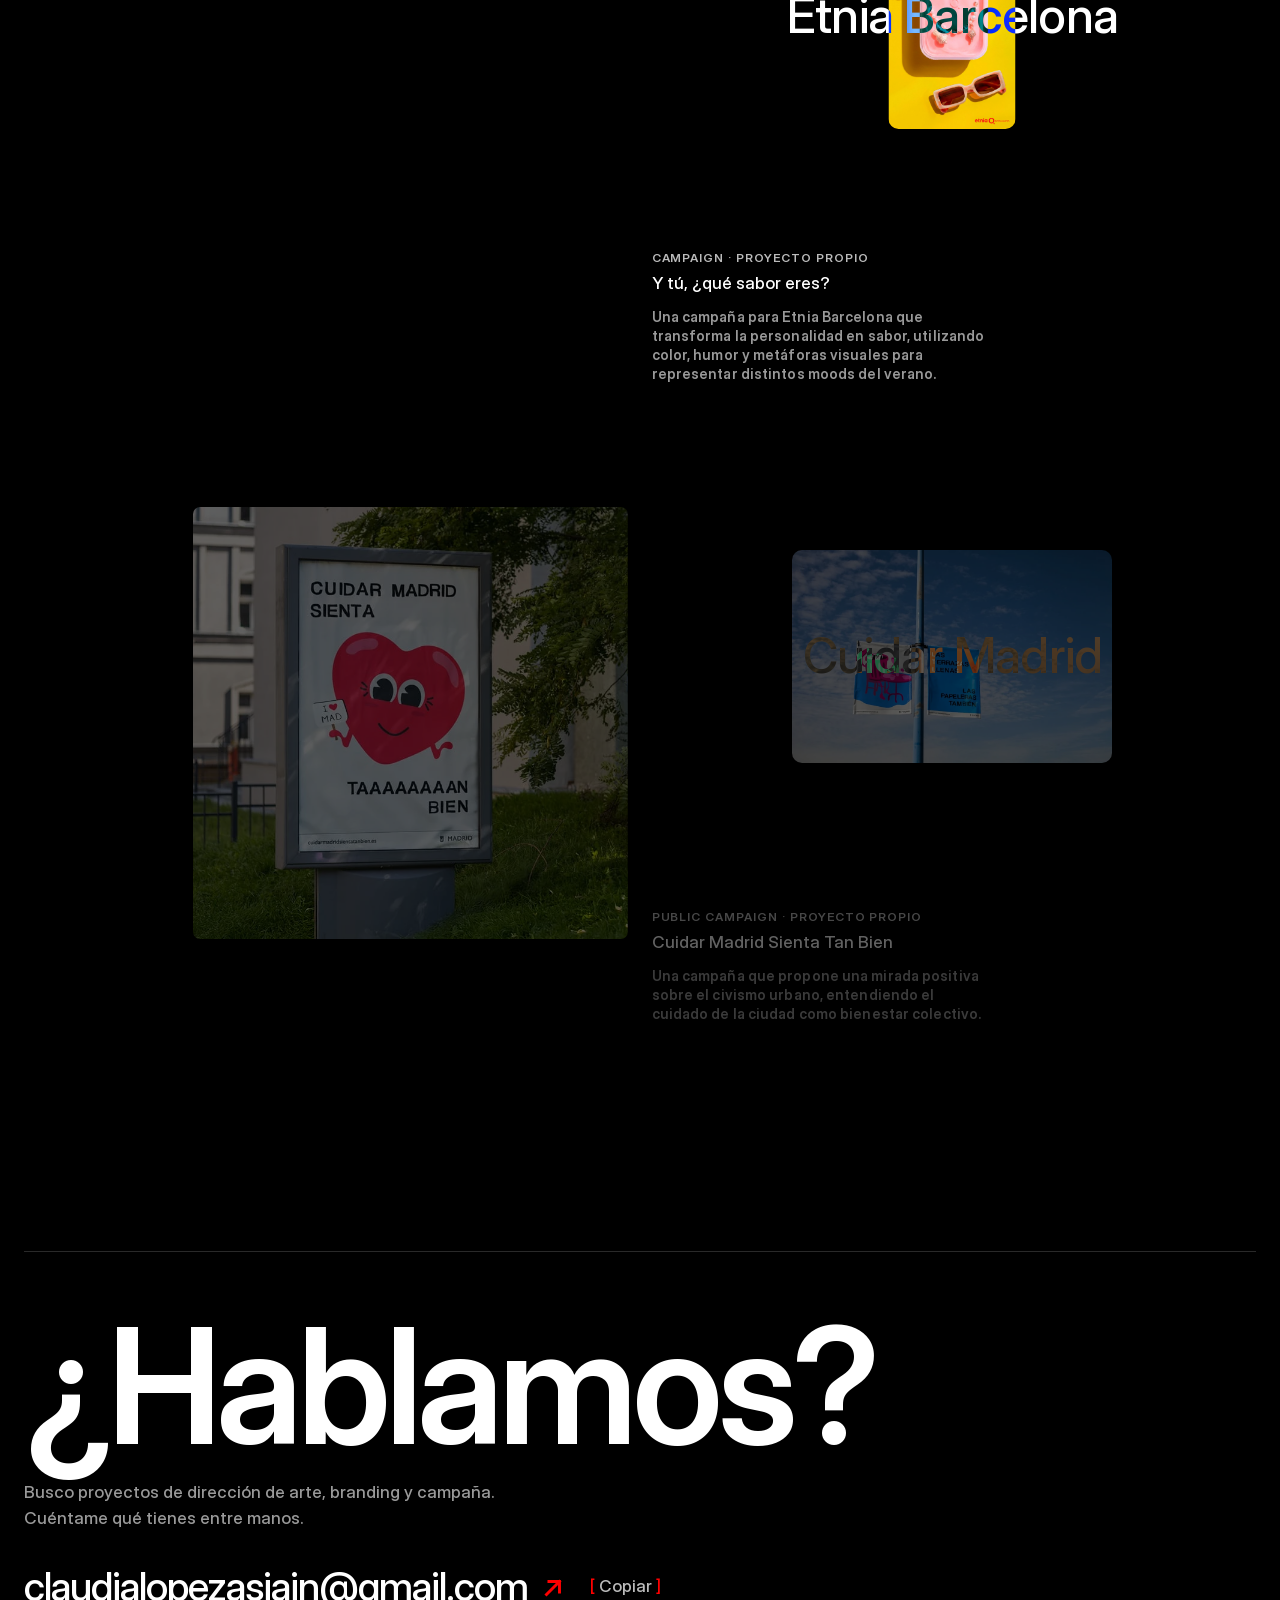
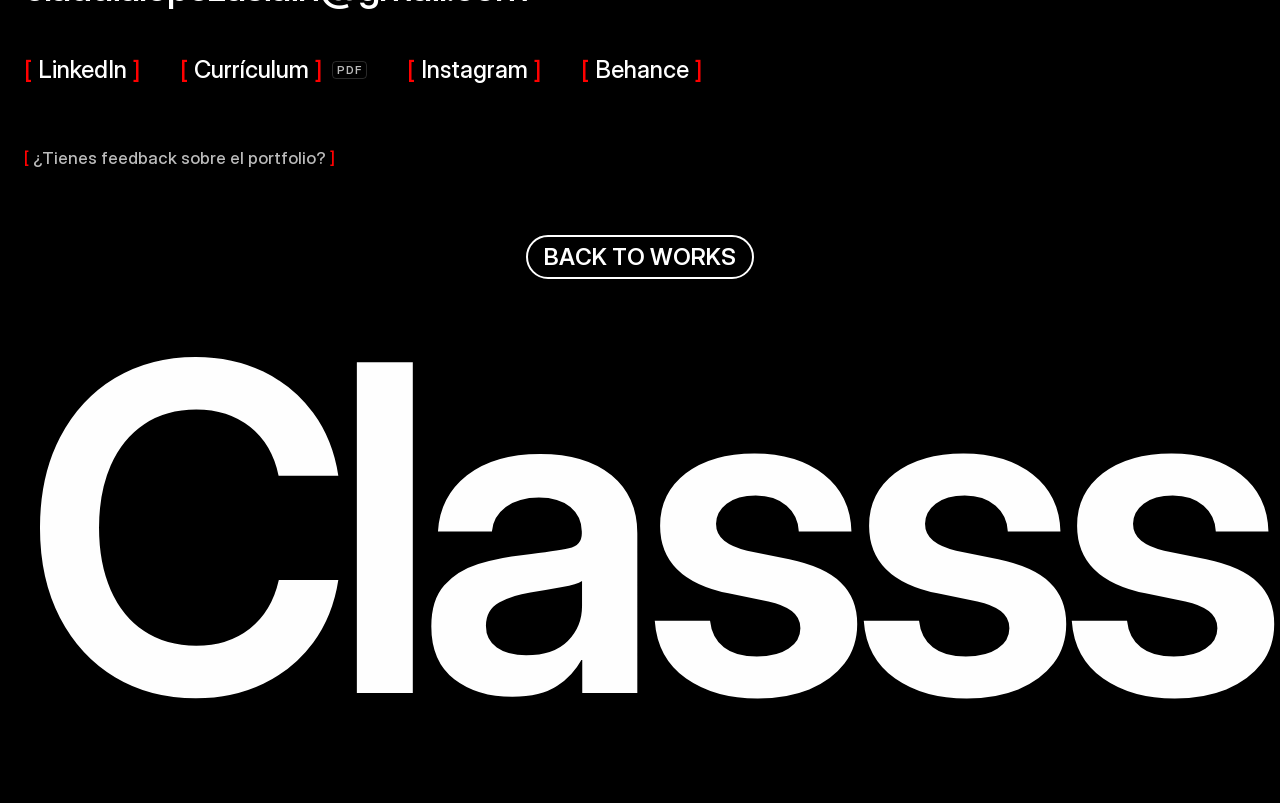
<file: article/comodecorarunacrisis/index.html>
<!doctype html>
<html lang="es">
<head>
  <meta charset="utf-8">
  <meta name="viewport" content="width=device-width, initial-scale=1, viewport-fit=cover">
  <meta name="theme-color" content="#000000">
  <title>Cómo decorar una crisis — Classs®</title>
  <meta name="description" content="Exposición colectiva sobre el derrumbe contemporáneo. Un proyecto que traduce estados emocionales inestables en habitaciones generadas en 3D, catalogadas como si fueran piezas de decoración.">
  <meta property="og:type" content="website">
  <meta property="og:title" content="Cómo decorar una crisis — Classs®">
  <meta property="og:description" content="Exposición colectiva sobre el derrumbe contemporáneo. Un proyecto que traduce estados emocionales inestables en habitaciones generadas en 3D, catalogadas como si fueran piezas de decoración.">
  <meta property="og:url" content="https://classsstudio.github.io/">
  <meta property="og:image" content="https://classsstudio.github.io/assets/img/og-classs.jpg">
  <meta property="og:image:width" content="1200">
  <meta property="og:image:height" content="630">
  <meta property="og:image:alt" content="Claudia López-Asiaín, Classs®">
  <meta name="twitter:card" content="summary_large_image">
  <meta name="twitter:image" content="https://classsstudio.github.io/assets/img/og-classs.jpg">
  <link rel="icon" href="../../favicon-32.png" sizes="32x32" type="image/png">
  <link rel="icon" href="../../favicon-16.png" sizes="16x16" type="image/png">
  <link rel="apple-touch-icon" href="../../apple-touch-icon.png">
  <link rel="preload" href="../../assets/fonts/InterDisplay-500.woff2" as="font" type="font/woff2" crossorigin>
  <link rel="preload" href="../../assets/fonts/InterDisplay-600.woff2" as="font" type="font/woff2" crossorigin>
  <link rel="stylesheet" href="../../css/style.css">
</head>
<body id="top">
  <header class="site-header">
    <nav class="site-nav" aria-label="Principal">
      <a href="../../"><span class="br">[</span> <span class="roll"><span>Home</span><span aria-hidden="true">Home</span></span> <span class="br">]</span></a>
      <a href="../../work/" aria-current="page"><span class="br">[</span> <span class="roll"><span>Work</span><span aria-hidden="true">Work</span></span> <span class="br">]</span></a>
      <a href="../../labbb/"><span class="br">[</span> <span class="roll"><span>Labbb</span><span aria-hidden="true">Labbb</span></span> <span class="br">]</span></a>
      <a href="../../about/"><span class="br">[</span> <span class="roll"><span>About</span><span aria-hidden="true">About</span></span> <span class="br">]</span></a>
    </nav>
    <a class="brand" href="../../"><span class="roll"><span>Classs®</span><span aria-hidden="true">Classs®</span></span></a>
    <div class="site-meta"><p>Based in Madrid</p><p>Art Director</p></div>
  </header>

<main>
  <section class="art-head">
    <div class="reveal">
      <h1>Cómo decorar una crisis</h1>
      <p class="t-body sub">Exponer el malestar. Habitar el conflicto.</p>
      <p class="t-body desc">Exposición colectiva sobre el derrumbe contemporáneo. Un proyecto que traduce estados emocionales inestables en habitaciones generadas en 3D, catalogadas como si fueran piezas de decoración.</p>
    </div>
    <dl class="art-meta reveal" style="--d:.1s">
      <div><dt>Category:</dt><dd>Exhibition</dd></div>
      <div><dt>Role:</dt><dd>Art Direction, Concept Development, 3D Visualization</dd></div>
      <div><dt>Deliverables:</dt><dd>Exhibition posters, Campaign visuals, 3D room renders, Editorial book, Event signage</dd></div>
      <div><dt>Tools:</dt><dd>Photoshop, Illustrator, Nano Banana, Midjourney</dd></div>
      <div><dt>Date:</dt><dd>12 jun 2026</dd></div>
      <div><dt>Type:</dt><dd>Personal/Conceptual project</dd></div>
    </dl>
  </section>

  <section class="art-body">
    <div class="art-row" style="--a:1.4656;--n:2"><figure class="art-cover" style="--r:0.7508"><img src="../../assets/img/A8kN51gGymfF7oNsYxC66jZ9M.webp" alt="Cómo decorar una crisis, imagen 1 de 13" fetchpriority="high" decoding="async"></figure><figure class="reveal" style="--r:0.7147"><img src="../../assets/img/agIhD9pgp9xmyFUML6WvOASmd4.webp" alt="Cómo decorar una crisis, imagen 2 de 13" loading="lazy" decoding="async"></figure></div>
    <div class="art-text reveal"><h2>Concepto</h2><p>&quot;Cómo decorar una crisis&quot; plantea el derrumbe emocional como un espacio doméstico que se puede diseccionar, catalogar y visitar.
La muestra reúne tres habitaciones generadas en 3D —una disección de un derrumbe emocional, un catálogo de estados inestables y un mapa de calor de una crisis sentimental— que traducen el malestar al lenguaje de la decoración de interiores.

Exponer el malestar. Habitar el conflicto.</p></div>
    <div class="art-row" style="--a:0.8001;--n:1"><figure class="reveal" style="--r:0.8001"><img src="../../assets/img/zZUgTRwbGuGeTw0C7qM1aoowbq0.webp" alt="Cómo decorar una crisis, imagen 3 de 13" loading="lazy" decoding="async"></figure></div>
    <div class="art-text reveal"><h2>Dirección visual</h2><p>Cada habitación funciona como una ficha de producto: título, especificaciones y una escena en 3D que ilustra el estado emocional al que responde.
La serie de comunicación despliega ese mismo lenguaje —tipografía corporativa, fondos de color plano y el sello &quot;Cómo decorar una crisis&quot;— en distintos formatos de anuncio.</p></div>
    <div class="art-row" style="--a:2.5177;--n:2"><figure class="reveal" style="--r:0.7139"><img src="../../assets/img/zQ1E8dMIAa8u1CI0Mgeo2xM0.webp" alt="Cómo decorar una crisis, imagen 4 de 13" loading="lazy" decoding="async"></figure><figure class="reveal" style="--r:1.8038"><img src="../../assets/img/crisis/farola.webp" alt="Cómo decorar una crisis, imagen 5 de 13" loading="lazy" decoding="async"></figure></div>
    <div class="art-row" style="--a:1.7778;--n:1"><figure class="reveal" style="--r:1.7778"><img src="../../assets/img/crisis/valla.webp" alt="Cómo decorar una crisis, imagen 6 de 13" loading="lazy" decoding="async"></figure></div>
    <div class="art-row" style="--a:2.2517;--n:3"><figure class="reveal" style="--r:0.7506"><img src="../../assets/img/crisis/anuncios-1.webp" alt="Cómo decorar una crisis, imagen 7 de 13" loading="lazy" decoding="async"></figure><figure class="reveal" style="--r:0.7506"><img src="../../assets/img/crisis/anuncios-2.webp" alt="Cómo decorar una crisis, imagen 8 de 13" loading="lazy" decoding="async"></figure><figure class="reveal" style="--r:0.7506"><img src="../../assets/img/crisis/anuncios-3.webp" alt="Cómo decorar una crisis, imagen 9 de 13" loading="lazy" decoding="async"></figure></div>
    <div class="art-row" style="--a:1.7758;--n:1"><figure class="reveal" style="--r:1.7758"><img src="../../assets/img/crisis/soportes-1.webp" alt="Cómo decorar una crisis, imagen 10 de 13" loading="lazy" decoding="async"></figure></div>
    <div class="art-row" style="--a:1.7758;--n:1"><figure class="reveal" style="--r:1.7758"><img src="../../assets/img/crisis/soportes-2.webp" alt="Cómo decorar una crisis, imagen 11 de 13" loading="lazy" decoding="async"></figure></div>
    <div class="art-row" style="--a:1.7758;--n:1"><figure class="reveal" style="--r:1.7758"><img src="../../assets/img/crisis/soportes-3.webp" alt="Cómo decorar una crisis, imagen 12 de 13" loading="lazy" decoding="async"></figure></div>
    <div class="art-row" style="--a:2.8103;--n:1"><figure class="reveal" style="--r:2.8103"><img src="../../assets/img/crisis/banner-bienvenida.webp" alt="Cómo decorar una crisis, imagen 13 de 13" loading="lazy" decoding="async"></figure></div>
    <div class="art-text reveal"><h2>Sistema de campaña</h2><p>El sistema se despliega en distintos soportes: un libro editorial, una web de entradas, contenido para redes y la señalética del evento, manteniendo la misma paleta e iconografía en todos los formatos.

La campaña se cierra en la calle, con banderolas de farola y carteles en valla que devuelven la crisis decorada al espacio público.</p></div>
  </section>

  <section class="more-sec" aria-labelledby="more-title">
    <h2 id="more-title" class="sr-only">Más proyectos</h2>
    <div class="more-marquee" aria-hidden="true"><div class="track"><p>More Projects</p><p>More Projects</p><p>More Projects</p><p>More Projects</p></div></div>
    <div class="projects">
      <a class="project" href="../../article/etniabarcelona/">
        <div class="project-media"><video src="../../assets/video/Dy28K1xZxWrGWKrARJvVwL4AZRw.mp4" autoplay muted loop playsinline preload="metadata" aria-label="Etnia Barcelona, portada del proyecto"></video></div>
        <div class="project-info">
          <div class="project-thumb" style="--tw:127px;--th:226px"><img src="../../assets/img/X7btTx17hMtNzUgG81xbNorc0OI.webp" alt="" loading="lazy" decoding="async"></div>
          <h3 class="project-title">Etnia Barcelona</h3>
          <div class="project-text">
            <p class="project-meta"><span class="project-name">Etnia Barcelona</span><span class="project-cat">Campaign · Proyecto propio</span></p>
            <p class="t-p">Y tú, ¿qué sabor eres?</p>
            <p class="t-body">Una campaña para Etnia Barcelona que transforma la personalidad en sabor, utilizando color, humor y metáforas visuales para representar distintos moods del verano.</p>
          </div>
        </div>
      </a>
      <a class="project" href="../../article/sientatanbien/">
        <div class="project-media"><img src="../../assets/img/Rmxcf4kJon0sYxEidLAYdkYM0.webp" alt="Banderolas urbanas con el mensaje «Las terrazas llenas, las papeleras también»." loading="lazy" decoding="async"></div>
        <div class="project-info">
          <div class="project-thumb" style="--tw:320px;--th:213px"><img src="../../assets/img/tej7HehySELkNlRVdTa4UQFtZw.webp" alt="" loading="lazy" decoding="async"></div>
          <h3 class="project-title">Cuidar Madrid</h3>
          <div class="project-text">
            <p class="project-meta"><span class="project-name">Cuidar Madrid</span><span class="project-cat">Public Campaign · Proyecto propio</span></p>
            <p class="t-p">Cuidar Madrid Sienta Tan Bien</p>
            <p class="t-body">Una campaña que propone una mirada positiva sobre el civismo urbano, entendiendo el cuidado de la ciudad como bienestar colectivo.</p>
          </div>
        </div>
      </a>
    </div>
  </section>
</main>

  <section class="info-sec" id="info" aria-labelledby="info-title">
    <div class="hire reveal">
      <h2 id="info-title" class="hire-title">¿Hablamos?</h2>
      <p class="hire-lead t-p">Busco proyectos de dirección de arte, branding y campaña. Cuéntame qué tienes entre manos.</p>
      <div class="hire-mail-row">
        <a class="hire-mail" href="mailto:claudialopezasiain@gmail.com"><span class="roll"><span>claudialopezasiain@gmail.com</span><span aria-hidden="true">claudialopezasiain@gmail.com</span></span><svg class="arrow" viewBox="0 0 16 16" aria-hidden="true" fill="none" stroke="currentColor" stroke-width="1.8" stroke-linecap="square"><path d="M4 12 12 4M5.5 4H12v6.5"/></svg></a>
        <button class="copy-mail" type="button" data-copy="claudialopezasiain@gmail.com"><span class="br">[</span> <span class="copy-label">Copiar</span> <span class="br">]</span></button>
        <span class="copy-status sr-only" aria-live="polite"></span>
      </div>
    <ul class="contact-links">
      <li><a href="https://www.linkedin.com/in/claudial%C3%B3pezasia%C3%ADnseco/" target="_blank" rel="noopener"><span class="br">[</span> <span class="roll"><span>LinkedIn</span><span aria-hidden="true">LinkedIn</span></span> <span class="br">]</span></a></li>
      <li><a href="../../cv/claudia-lopez-asiain-cv-2026.pdf" target="_blank" rel="noopener"><span class="br">[</span> <span class="roll"><span>Currículum</span><span aria-hidden="true">Currículum</span></span> <span class="br">]</span><small>PDF</small></a></li>
      <li><a href="https://www.instagram.com/classs.studio" target="_blank" rel="noopener"><span class="br">[</span> <span class="roll"><span>Instagram</span><span aria-hidden="true">Instagram</span></span> <span class="br">]</span></a></li>
      <li><a href="https://www.behance.net/claudialopezasiain" target="_blank" rel="noopener"><span class="br">[</span> <span class="roll"><span>Behance</span><span aria-hidden="true">Behance</span></span> <span class="br">]</span></a></li>
    </ul>
    </div>
    <details class="feedback reveal">
      <summary><span class="br">[</span> ¿Tienes feedback sobre el portfolio? <span class="br">]</span></summary>
      <form data-mail="claudialopezasiain@gmail.com" novalidate>
        <label>Tu comentario
          <textarea name="feedback" rows="5" placeholder="Escribe aquí tu opinión, idea o sugerencia…"></textarea>
        </label>
        <button type="submit">Abrir mi correo para enviarlo</button>
        <p class="note" aria-live="polite"></p>
      </form>
    </details>
    <div class="center"><a class="pill" href="../../work/" aria-label="BACK TO WORKS"><span class="chars" aria-label="BACK TO WORKS"><span aria-hidden="true" style="--i:0" data-c="B">B</span><span aria-hidden="true" style="--i:1" data-c="A">A</span><span aria-hidden="true" style="--i:2" data-c="C">C</span><span aria-hidden="true" style="--i:3" data-c="K">K</span><span aria-hidden="true" style="--i:4" data-c=" "> </span><span aria-hidden="true" style="--i:5" data-c="T">T</span><span aria-hidden="true" style="--i:6" data-c="O">O</span><span aria-hidden="true" style="--i:7" data-c=" "> </span><span aria-hidden="true" style="--i:8" data-c="W">W</span><span aria-hidden="true" style="--i:9" data-c="O">O</span><span aria-hidden="true" style="--i:10" data-c="R">R</span><span aria-hidden="true" style="--i:11" data-c="K">K</span><span aria-hidden="true" style="--i:12" data-c="S">S</span></span></a></div>
  </section>
  <footer class="site-footer">
    <span class="fit" aria-hidden="true">Classs</span>
  </footer>

  <script src="../../js/main.js" defer></script>
</body>
</html>
</file>
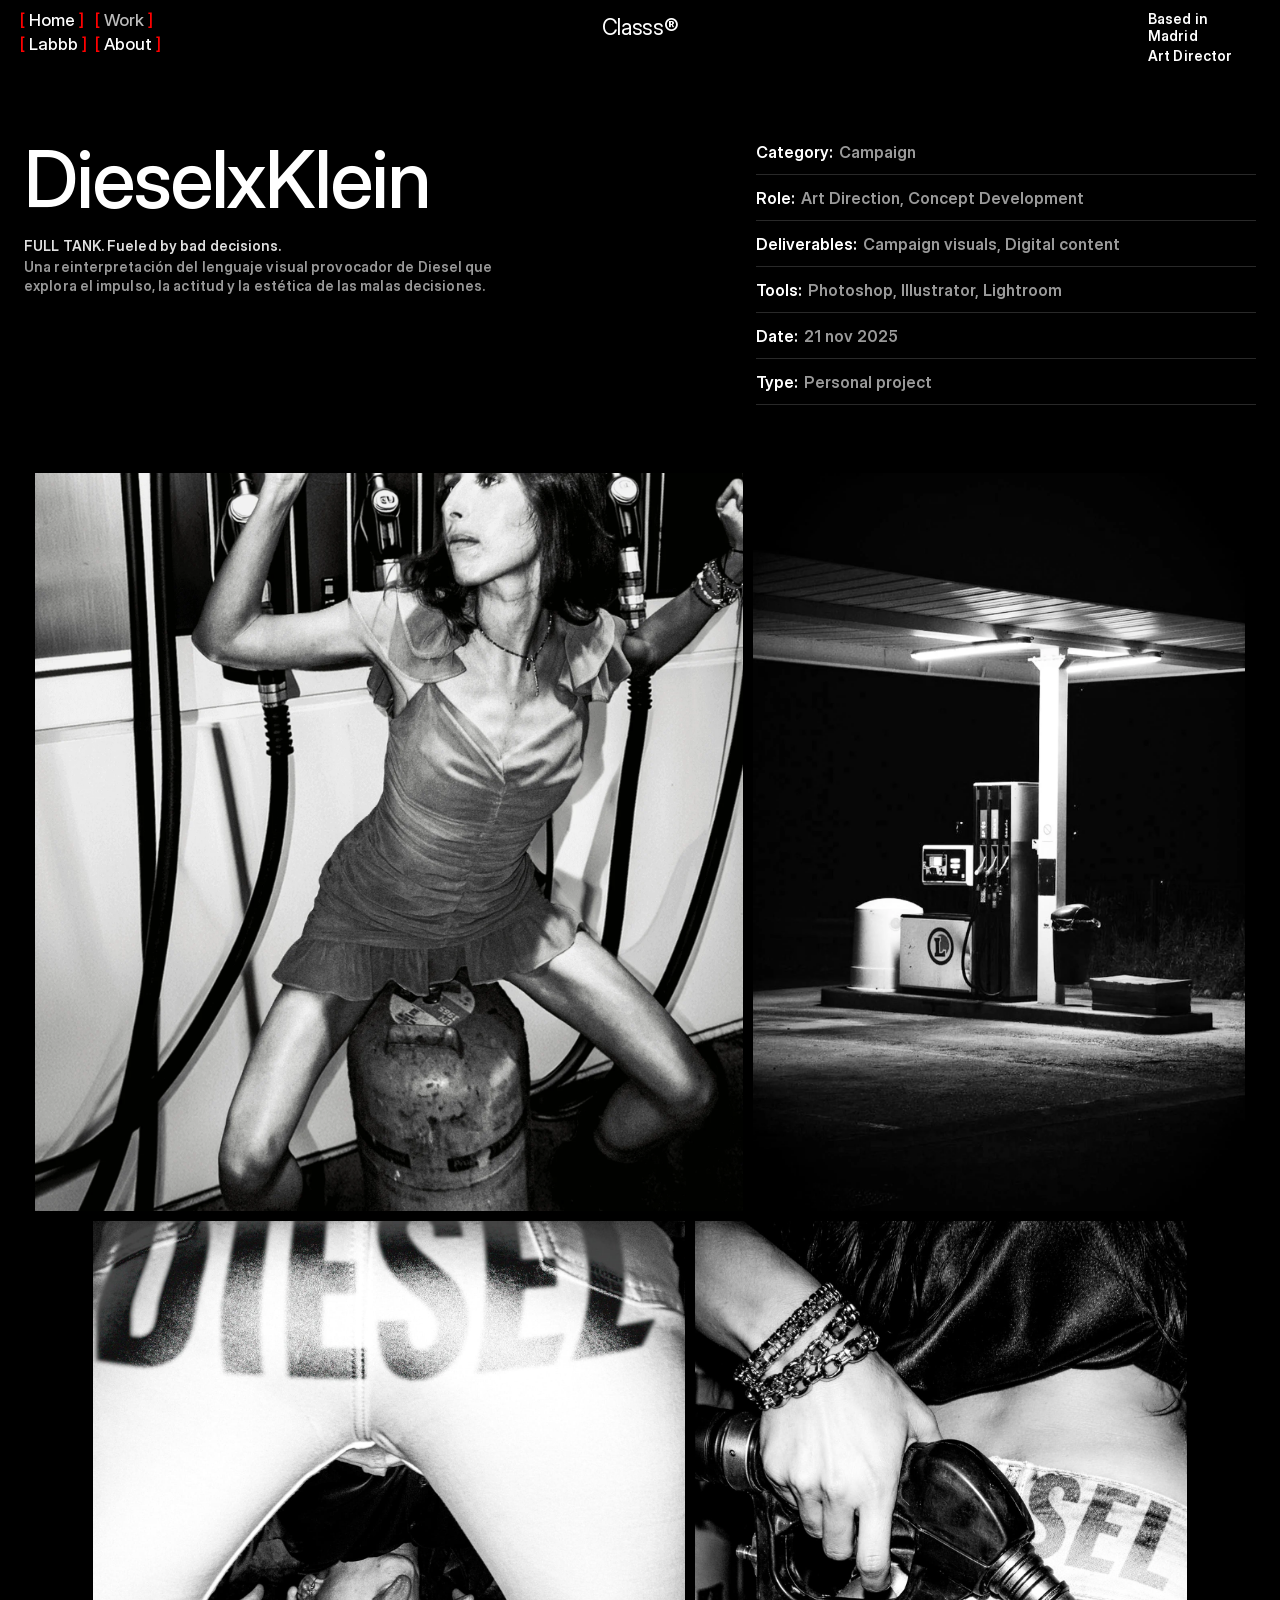
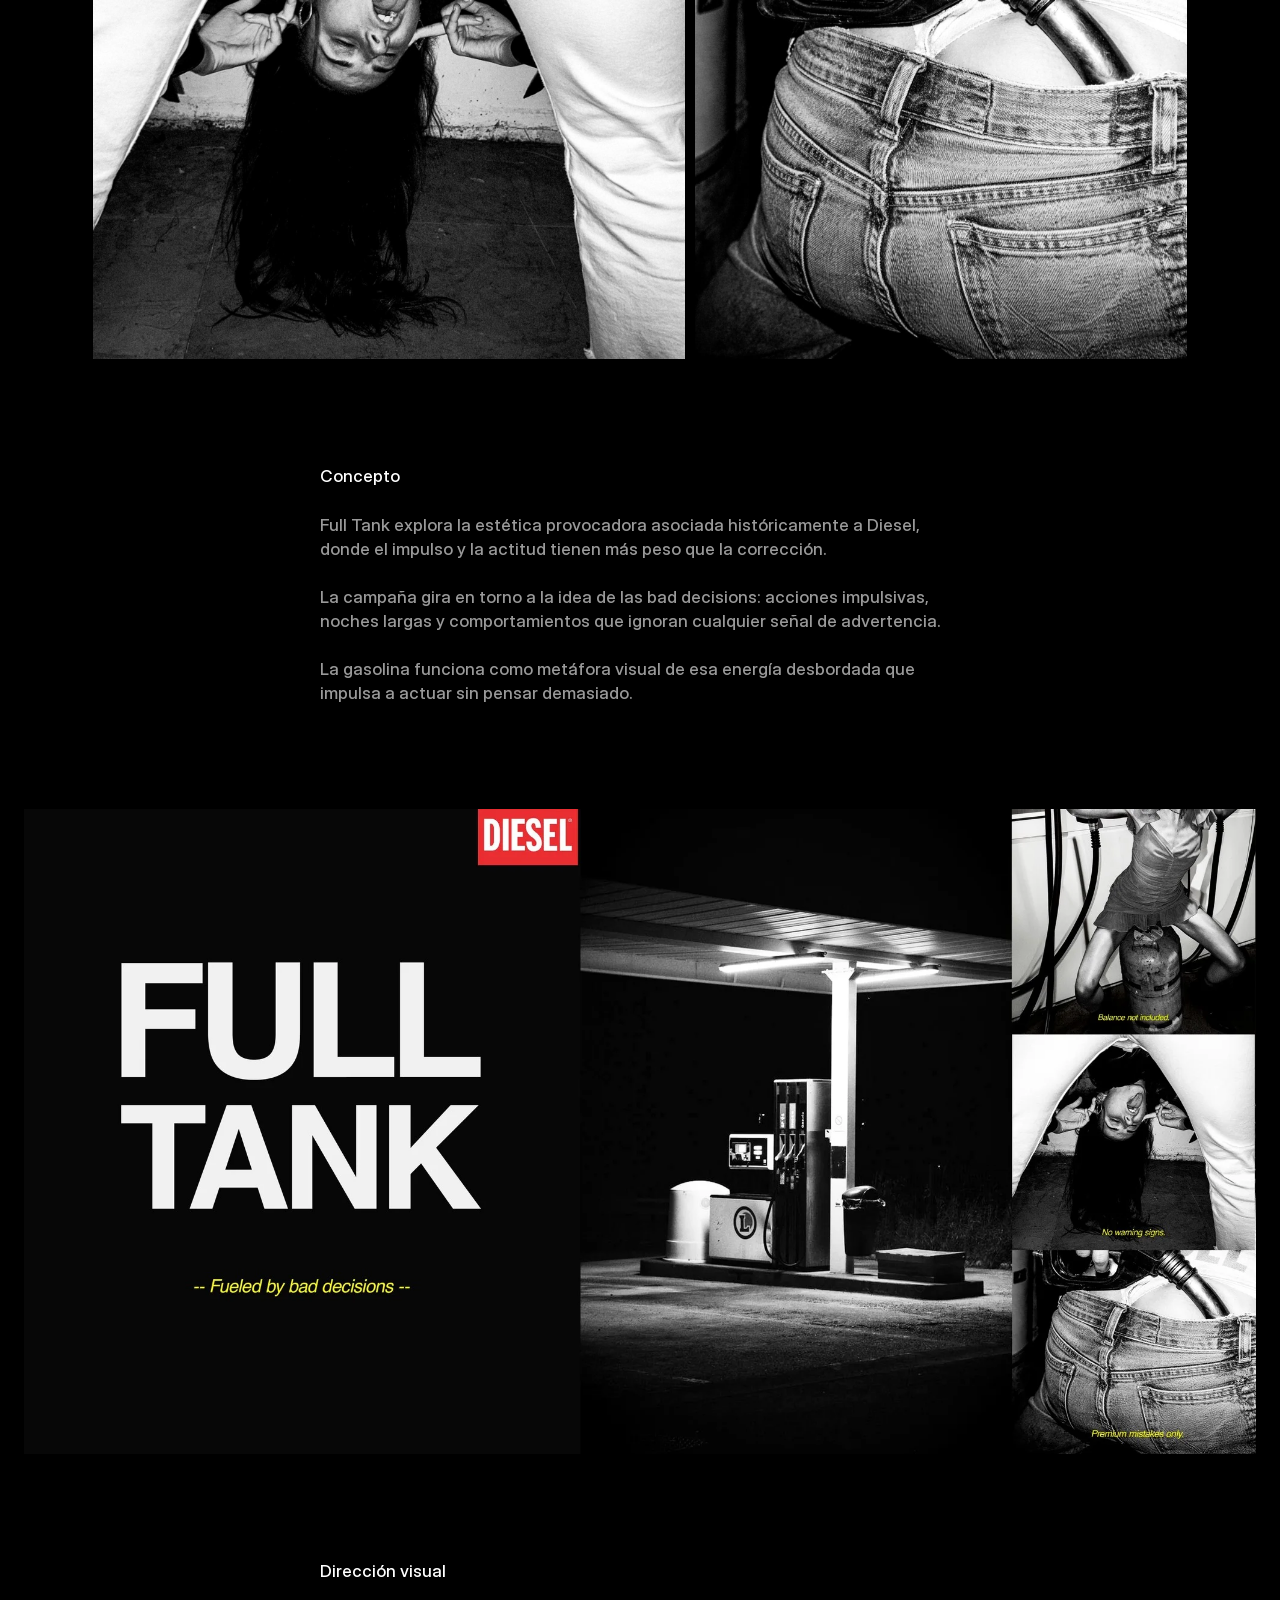
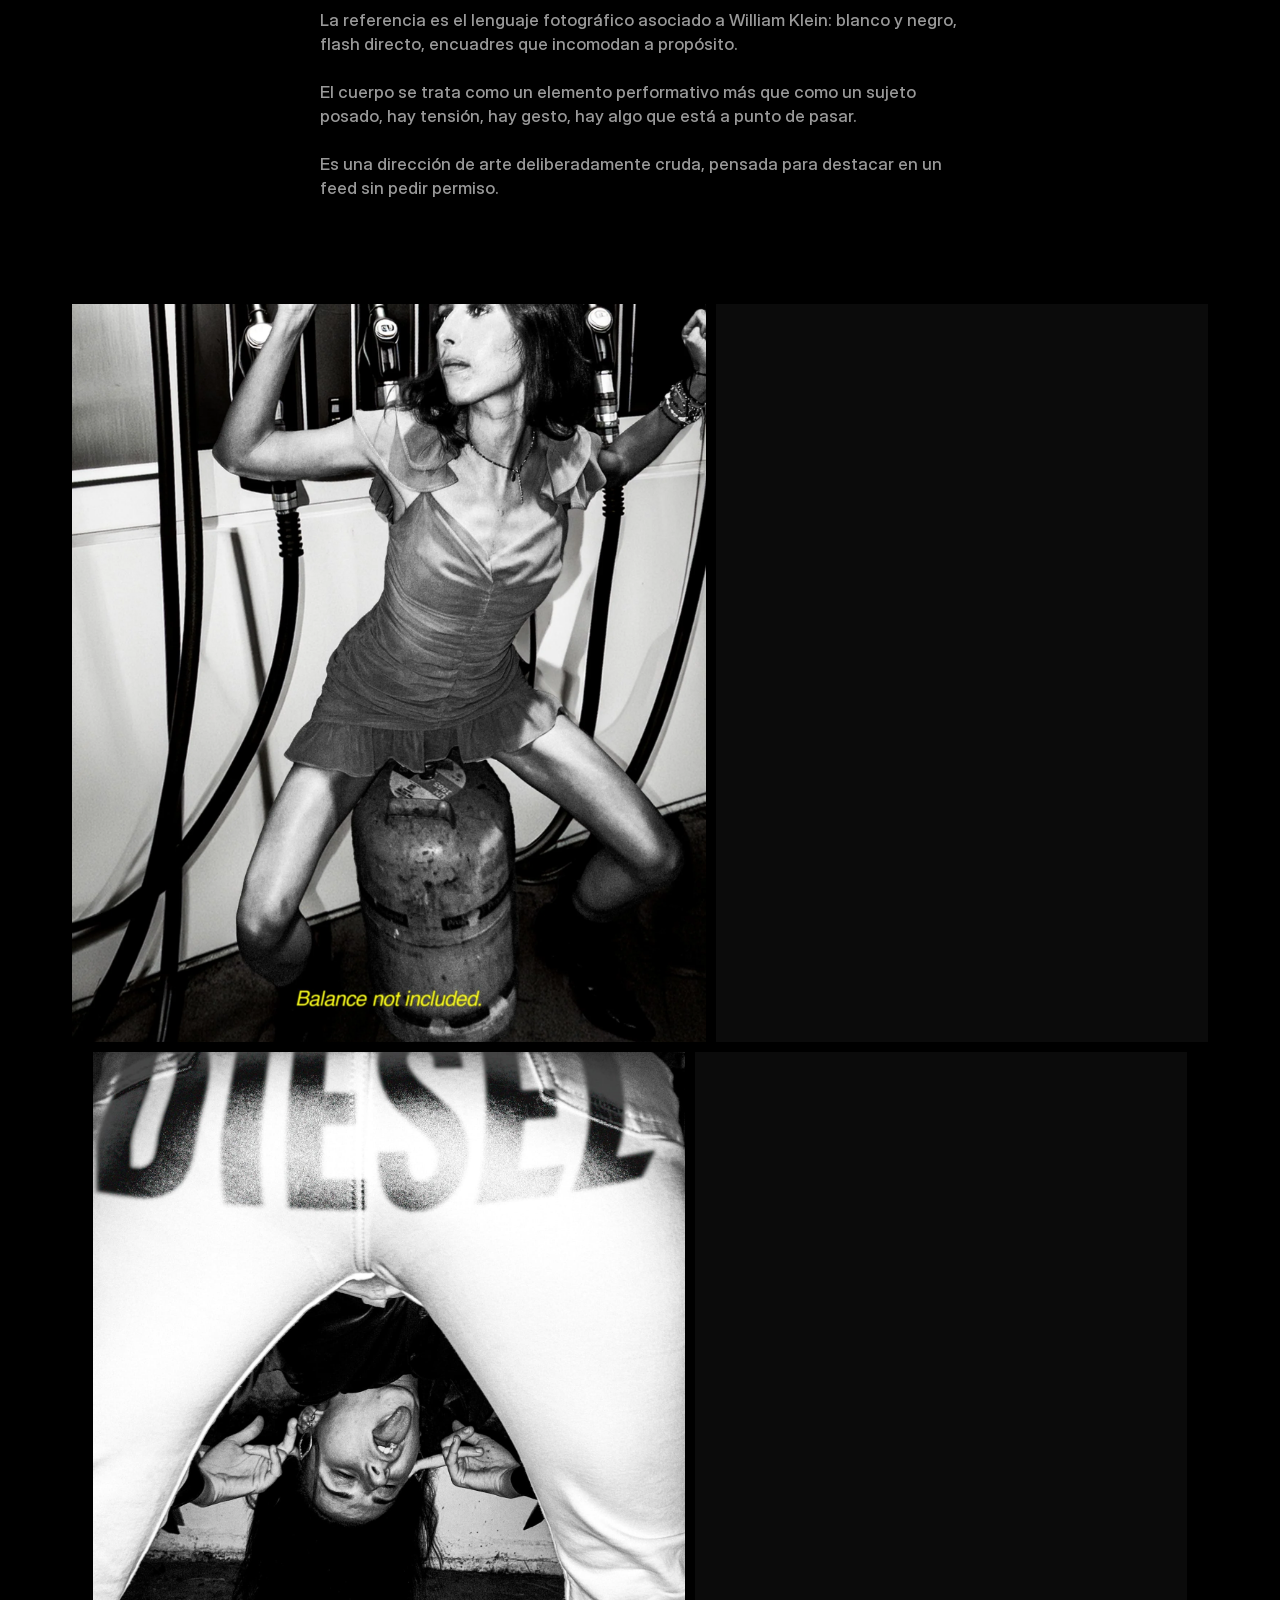
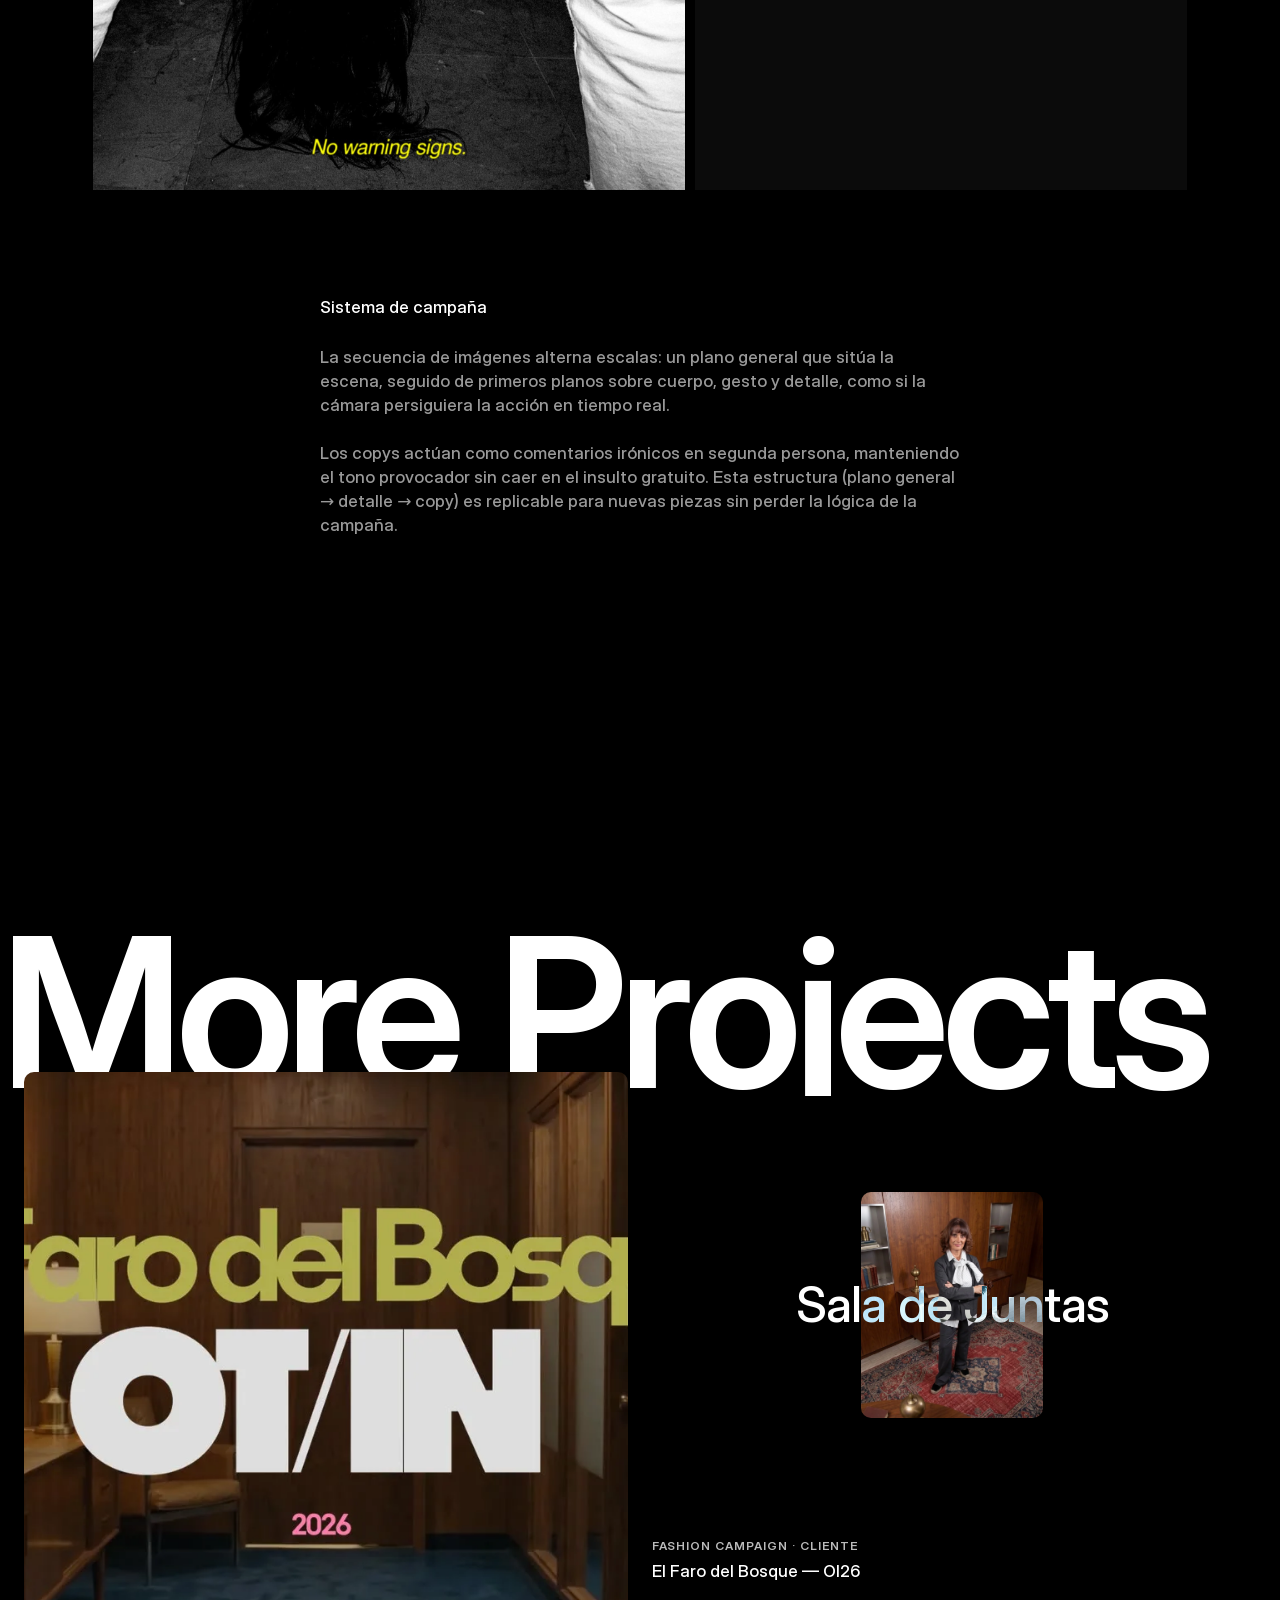
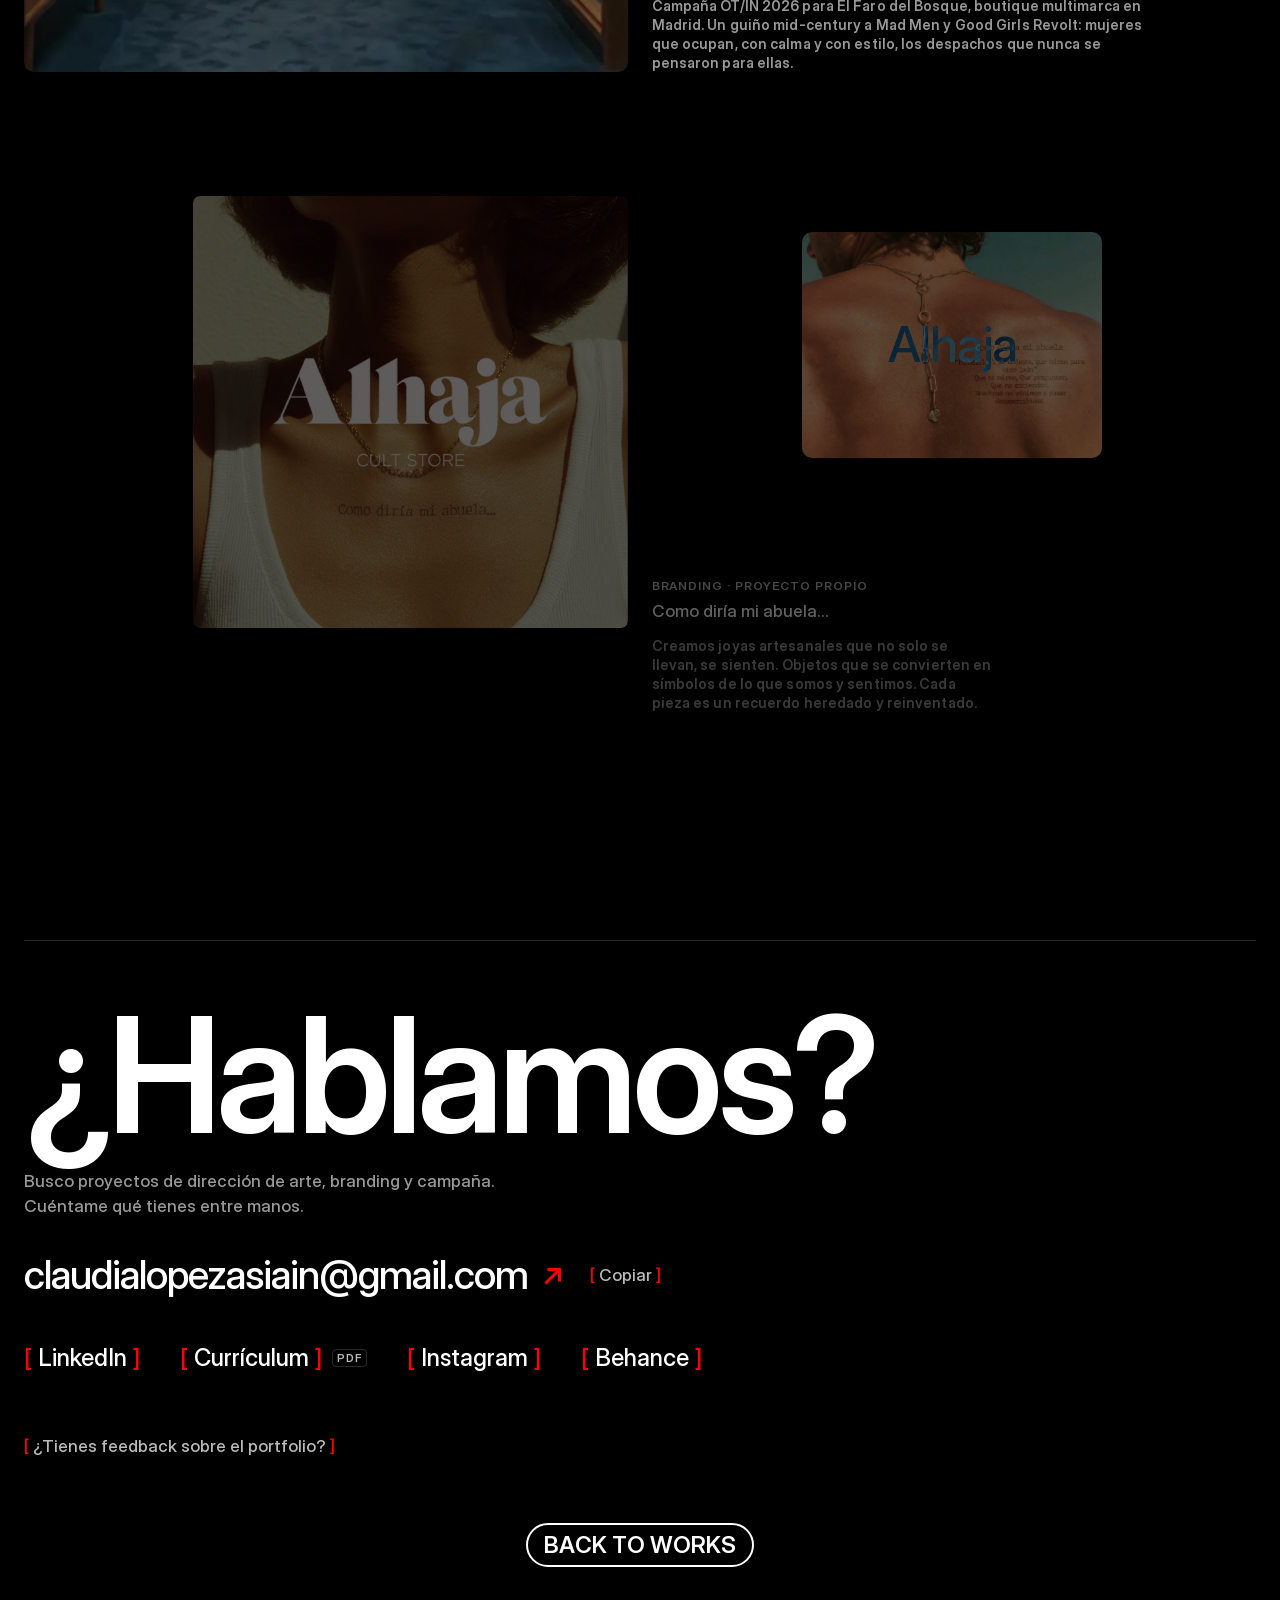
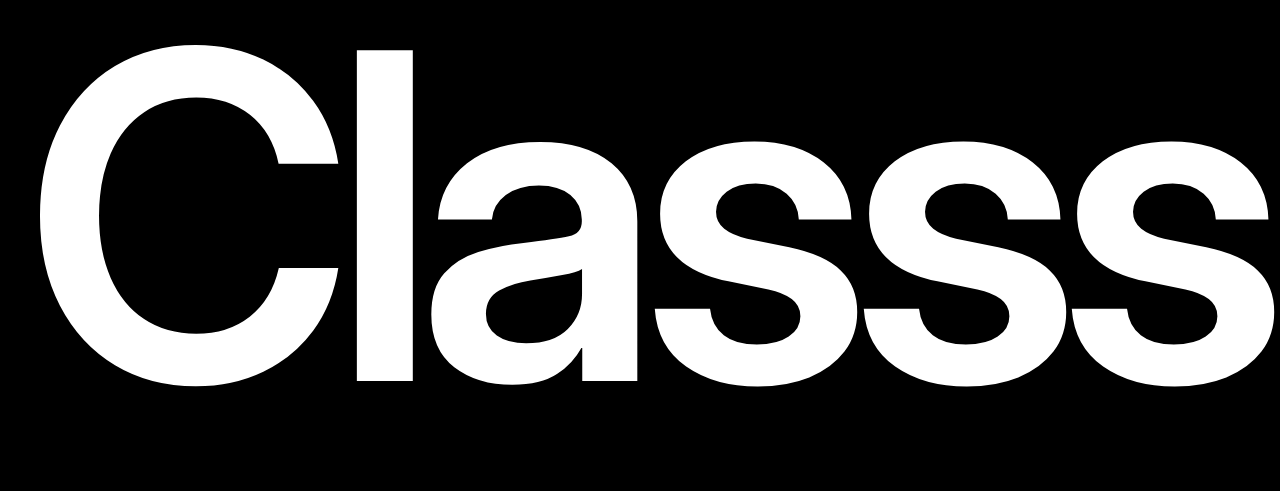
<file: article/dieselxklein/index.html>
<!doctype html>
<html lang="es">
<head>
  <meta charset="utf-8">
  <meta name="viewport" content="width=device-width, initial-scale=1, viewport-fit=cover">
  <meta name="theme-color" content="#000000">
  <title>DieselxKlein — Classs®</title>
  <meta name="description" content="Una reinterpretación del lenguaje visual provocador de Diesel que explora el impulso, la actitud y la estética de las malas decisiones.">
  <meta property="og:type" content="website">
  <meta property="og:title" content="DieselxKlein — Classs®">
  <meta property="og:description" content="Una reinterpretación del lenguaje visual provocador de Diesel que explora el impulso, la actitud y la estética de las malas decisiones.">
  <meta property="og:url" content="https://classsstudio.github.io/">
  <meta property="og:image" content="https://classsstudio.github.io/assets/img/og-classs.jpg">
  <meta property="og:image:width" content="1200">
  <meta property="og:image:height" content="630">
  <meta property="og:image:alt" content="Claudia López-Asiaín, Classs®">
  <meta name="twitter:card" content="summary_large_image">
  <meta name="twitter:image" content="https://classsstudio.github.io/assets/img/og-classs.jpg">
  <link rel="icon" href="../../favicon-32.png" sizes="32x32" type="image/png">
  <link rel="icon" href="../../favicon-16.png" sizes="16x16" type="image/png">
  <link rel="apple-touch-icon" href="../../apple-touch-icon.png">
  <link rel="preload" href="../../assets/fonts/InterDisplay-500.woff2" as="font" type="font/woff2" crossorigin>
  <link rel="preload" href="../../assets/fonts/InterDisplay-600.woff2" as="font" type="font/woff2" crossorigin>
  <link rel="stylesheet" href="../../css/style.css">
</head>
<body id="top">
  <header class="site-header">
    <nav class="site-nav" aria-label="Principal">
      <a href="../../"><span class="br">[</span> <span class="roll"><span>Home</span><span aria-hidden="true">Home</span></span> <span class="br">]</span></a>
      <a href="../../work/" aria-current="page"><span class="br">[</span> <span class="roll"><span>Work</span><span aria-hidden="true">Work</span></span> <span class="br">]</span></a>
      <a href="../../labbb/"><span class="br">[</span> <span class="roll"><span>Labbb</span><span aria-hidden="true">Labbb</span></span> <span class="br">]</span></a>
      <a href="../../about/"><span class="br">[</span> <span class="roll"><span>About</span><span aria-hidden="true">About</span></span> <span class="br">]</span></a>
    </nav>
    <a class="brand" href="../../"><span class="roll"><span>Classs®</span><span aria-hidden="true">Classs®</span></span></a>
    <div class="site-meta"><p>Based in Madrid</p><p>Art Director</p></div>
  </header>

<main>
  <section class="art-head">
    <div class="reveal">
      <h1>DieselxKlein</h1>
      <p class="t-body sub">FULL TANK. Fueled by bad decisions.</p>
      <p class="t-body desc">Una reinterpretación del lenguaje visual provocador de Diesel que explora el impulso, la actitud y la estética de las malas decisiones.</p>
    </div>
    <dl class="art-meta reveal" style="--d:.1s">
      <div><dt>Category:</dt><dd>Campaign</dd></div>
      <div><dt>Role:</dt><dd>Art Direction, Concept Development</dd></div>
      <div><dt>Deliverables:</dt><dd>Campaign visuals, Digital content</dd></div>
      <div><dt>Tools:</dt><dd>Photoshop, Illustrator, Lightroom</dd></div>
      <div><dt>Date:</dt><dd>21 nov 2025</dd></div>
      <div><dt>Type:</dt><dd>Personal project</dd></div>
    </dl>
  </section>

  <section class="art-body">
    <div class="art-row" style="--a:1.6260;--n:2"><figure class="art-cover" style="--r:0.9593"><img src="../../assets/img/LYKphccRYRNEZkTS09TrzSjU8yk.webp" alt="DieselxKlein, imagen 1 de 9" fetchpriority="high" decoding="async"></figure><figure class="reveal" style="--r:0.6667"><img src="../../assets/img/3tcWvYw1ftN162N5wiyQtEESY8.webp" alt="DieselxKlein, imagen 2 de 9" loading="lazy" decoding="async"></figure></div>
    <div class="art-row" style="--a:1.4676;--n:2"><figure class="reveal" style="--r:0.8009"><img src="../../assets/img/oKskLWn7ghL1820lD6JQzSh2DY.jpg" alt="DieselxKlein, imagen 3 de 9" loading="lazy" decoding="async"></figure><figure class="reveal" style="--r:0.6667"><img src="../../assets/img/5ZPeD7mA3IKPr6xeqbSJgAp0ebU.jpg" alt="DieselxKlein, imagen 4 de 9" loading="lazy" decoding="async"></figure></div>
    <div class="art-text reveal"><h2>Concepto</h2><p>Full Tank explora la estética provocadora asociada históricamente a Diesel, donde el impulso y la actitud tienen más peso que la corrección.

La campaña gira en torno a la idea de las bad decisions: acciones impulsivas, noches largas y comportamientos que ignoran cualquier señal de advertencia.

La gasolina funciona como metáfora visual de esa energía desbordada que impulsa a actuar sin pensar demasiado.</p></div>
    <div class="art-row" style="--a:1.9098;--n:1"><figure class="reveal" style="--r:1.9098"><img src="../../assets/img/e2xIk1hBSr2U0NqTeNPNkcHpY4.webp" alt="DieselxKlein, imagen 5 de 9" loading="lazy" decoding="async"></figure></div>
    <div class="art-text reveal"><h2>Dirección visual</h2><p>La referencia es el lenguaje fotográfico asociado a William Klein: blanco y negro, flash directo, encuadres que incomodan a propósito.

El cuerpo se trata como un elemento performativo más que como un sujeto posado, hay tensión, hay gesto, hay algo que está a punto de pasar.

Es una dirección de arte deliberadamente cruda, pensada para destacar en un feed sin pedir permiso.</p></div>
    <div class="art-row" style="--a:1.5260;--n:2"><figure class="reveal" style="--r:0.8593"><img src="../../assets/img/QyJsUIzDQdIrRy5ONASGyrmOugs.webp" alt="DieselxKlein, imagen 6 de 9" loading="lazy" decoding="async"></figure><figure class="reveal" style="--r:0.6667"><img src="../../assets/img/sDQ1jaepXNY6JxUdDBhSpqL2A.webp" alt="DieselxKlein, imagen 7 de 9" loading="lazy" decoding="async"></figure></div>
    <div class="art-row" style="--a:1.4676;--n:2"><figure class="reveal" style="--r:0.8009"><img src="../../assets/img/Km3pjmQLFpmvuFdfjHjFnMAg4s.jpg" alt="DieselxKlein, imagen 8 de 9" loading="lazy" decoding="async"></figure><figure class="reveal" style="--r:0.6667"><img src="../../assets/img/f2ncV3ySNXMMuaerKoFVRDrVyBA.jpg" alt="DieselxKlein, imagen 9 de 9" loading="lazy" decoding="async"></figure></div>
    <div class="art-text reveal"><h2>Sistema de campaña</h2><p>La secuencia de imágenes alterna escalas: un plano general que sitúa la escena, seguido de primeros planos sobre cuerpo, gesto y detalle, como si la cámara persiguiera la acción en tiempo real.

Los copys actúan como comentarios irónicos en segunda persona, manteniendo el tono provocador sin caer en el insulto gratuito. Esta estructura (plano general → detalle → copy) es replicable para nuevas piezas sin perder la lógica de la campaña.</p></div>
  </section>

  <section class="more-sec" aria-labelledby="more-title">
    <h2 id="more-title" class="sr-only">Más proyectos</h2>
    <div class="more-marquee" aria-hidden="true"><div class="track"><p>More Projects</p><p>More Projects</p><p>More Projects</p><p>More Projects</p></div></div>
    <div class="projects">
      <a class="project project--wide-text" href="../../article/saladejuntas/">
        <div class="project-media"><video src="../../assets/video/sala-de-juntas.mp4" poster="../../assets/img/saladejuntas/video-poster.webp" autoplay muted loop playsinline preload="metadata" aria-label="Vídeo de campaña Sala de Juntas, OT/IN 2026"></video></div>
        <div class="project-info">
          <div class="project-thumb" style="--tw:182px;--th:226px"><img src="../../assets/img/saladejuntas/02.webp" alt="" loading="lazy" decoding="async"></div>
          <h3 class="project-title">Sala de Juntas</h3>
          <div class="project-text">
            <p class="project-meta"><span class="project-name">Sala de Juntas</span><span class="project-cat">Fashion Campaign · Cliente</span></p>
            <p class="t-p">El Faro del Bosque — OI26</p>
            <p class="t-body">Campaña OT/IN 2026 para El Faro del Bosque, boutique multimarca en Madrid. Un guiño mid-century a Mad Men y Good Girls Revolt: mujeres que ocupan, con calma y con estilo, los despachos que nunca se pensaron para ellas.</p>
          </div>
        </div>
      </a>
      <a class="project" href="../../article/alhaja/">
        <div class="project-media"><img src="../../assets/img/kdCMZQWbeNchLGPlptGq21xY8.webp" alt="Alhaja, portada del proyecto" loading="lazy" decoding="async"></div>
        <div class="project-info">
          <div class="project-thumb" style="--tw:300px;--th:226px"><img src="../../assets/img/b5AADyThNWDvsTY9JeAAcOJE18.webp" alt="" loading="lazy" decoding="async"></div>
          <h3 class="project-title">Alhaja</h3>
          <div class="project-text">
            <p class="project-meta"><span class="project-name">Alhaja</span><span class="project-cat">Branding · Proyecto propio</span></p>
            <p class="t-p">Como diría mi abuela...</p>
            <p class="t-body">Creamos joyas artesanales que no solo se llevan, se sienten. Objetos que se convierten en símbolos de lo que somos y sentimos. Cada pieza es un recuerdo heredado y reinventado.</p>
          </div>
        </div>
      </a>
    </div>
  </section>
</main>

  <section class="info-sec" id="info" aria-labelledby="info-title">
    <div class="hire reveal">
      <h2 id="info-title" class="hire-title">¿Hablamos?</h2>
      <p class="hire-lead t-p">Busco proyectos de dirección de arte, branding y campaña. Cuéntame qué tienes entre manos.</p>
      <div class="hire-mail-row">
        <a class="hire-mail" href="mailto:claudialopezasiain@gmail.com"><span class="roll"><span>claudialopezasiain@gmail.com</span><span aria-hidden="true">claudialopezasiain@gmail.com</span></span><svg class="arrow" viewBox="0 0 16 16" aria-hidden="true" fill="none" stroke="currentColor" stroke-width="1.8" stroke-linecap="square"><path d="M4 12 12 4M5.5 4H12v6.5"/></svg></a>
        <button class="copy-mail" type="button" data-copy="claudialopezasiain@gmail.com"><span class="br">[</span> <span class="copy-label">Copiar</span> <span class="br">]</span></button>
        <span class="copy-status sr-only" aria-live="polite"></span>
      </div>
    <ul class="contact-links">
      <li><a href="https://www.linkedin.com/in/claudial%C3%B3pezasia%C3%ADnseco/" target="_blank" rel="noopener"><span class="br">[</span> <span class="roll"><span>LinkedIn</span><span aria-hidden="true">LinkedIn</span></span> <span class="br">]</span></a></li>
      <li><a href="../../cv/claudia-lopez-asiain-cv-2026.pdf" target="_blank" rel="noopener"><span class="br">[</span> <span class="roll"><span>Currículum</span><span aria-hidden="true">Currículum</span></span> <span class="br">]</span><small>PDF</small></a></li>
      <li><a href="https://www.instagram.com/classs.studio" target="_blank" rel="noopener"><span class="br">[</span> <span class="roll"><span>Instagram</span><span aria-hidden="true">Instagram</span></span> <span class="br">]</span></a></li>
      <li><a href="https://www.behance.net/claudialopezasiain" target="_blank" rel="noopener"><span class="br">[</span> <span class="roll"><span>Behance</span><span aria-hidden="true">Behance</span></span> <span class="br">]</span></a></li>
    </ul>
    </div>
    <details class="feedback reveal">
      <summary><span class="br">[</span> ¿Tienes feedback sobre el portfolio? <span class="br">]</span></summary>
      <form data-mail="claudialopezasiain@gmail.com" novalidate>
        <label>Tu comentario
          <textarea name="feedback" rows="5" placeholder="Escribe aquí tu opinión, idea o sugerencia…"></textarea>
        </label>
        <button type="submit">Abrir mi correo para enviarlo</button>
        <p class="note" aria-live="polite"></p>
      </form>
    </details>
    <div class="center"><a class="pill" href="../../work/" aria-label="BACK TO WORKS"><span class="chars" aria-label="BACK TO WORKS"><span aria-hidden="true" style="--i:0" data-c="B">B</span><span aria-hidden="true" style="--i:1" data-c="A">A</span><span aria-hidden="true" style="--i:2" data-c="C">C</span><span aria-hidden="true" style="--i:3" data-c="K">K</span><span aria-hidden="true" style="--i:4" data-c=" "> </span><span aria-hidden="true" style="--i:5" data-c="T">T</span><span aria-hidden="true" style="--i:6" data-c="O">O</span><span aria-hidden="true" style="--i:7" data-c=" "> </span><span aria-hidden="true" style="--i:8" data-c="W">W</span><span aria-hidden="true" style="--i:9" data-c="O">O</span><span aria-hidden="true" style="--i:10" data-c="R">R</span><span aria-hidden="true" style="--i:11" data-c="K">K</span><span aria-hidden="true" style="--i:12" data-c="S">S</span></span></a></div>
  </section>
  <footer class="site-footer">
    <span class="fit" aria-hidden="true">Classs</span>
  </footer>

  <script src="../../js/main.js" defer></script>
</body>
</html>
</file>
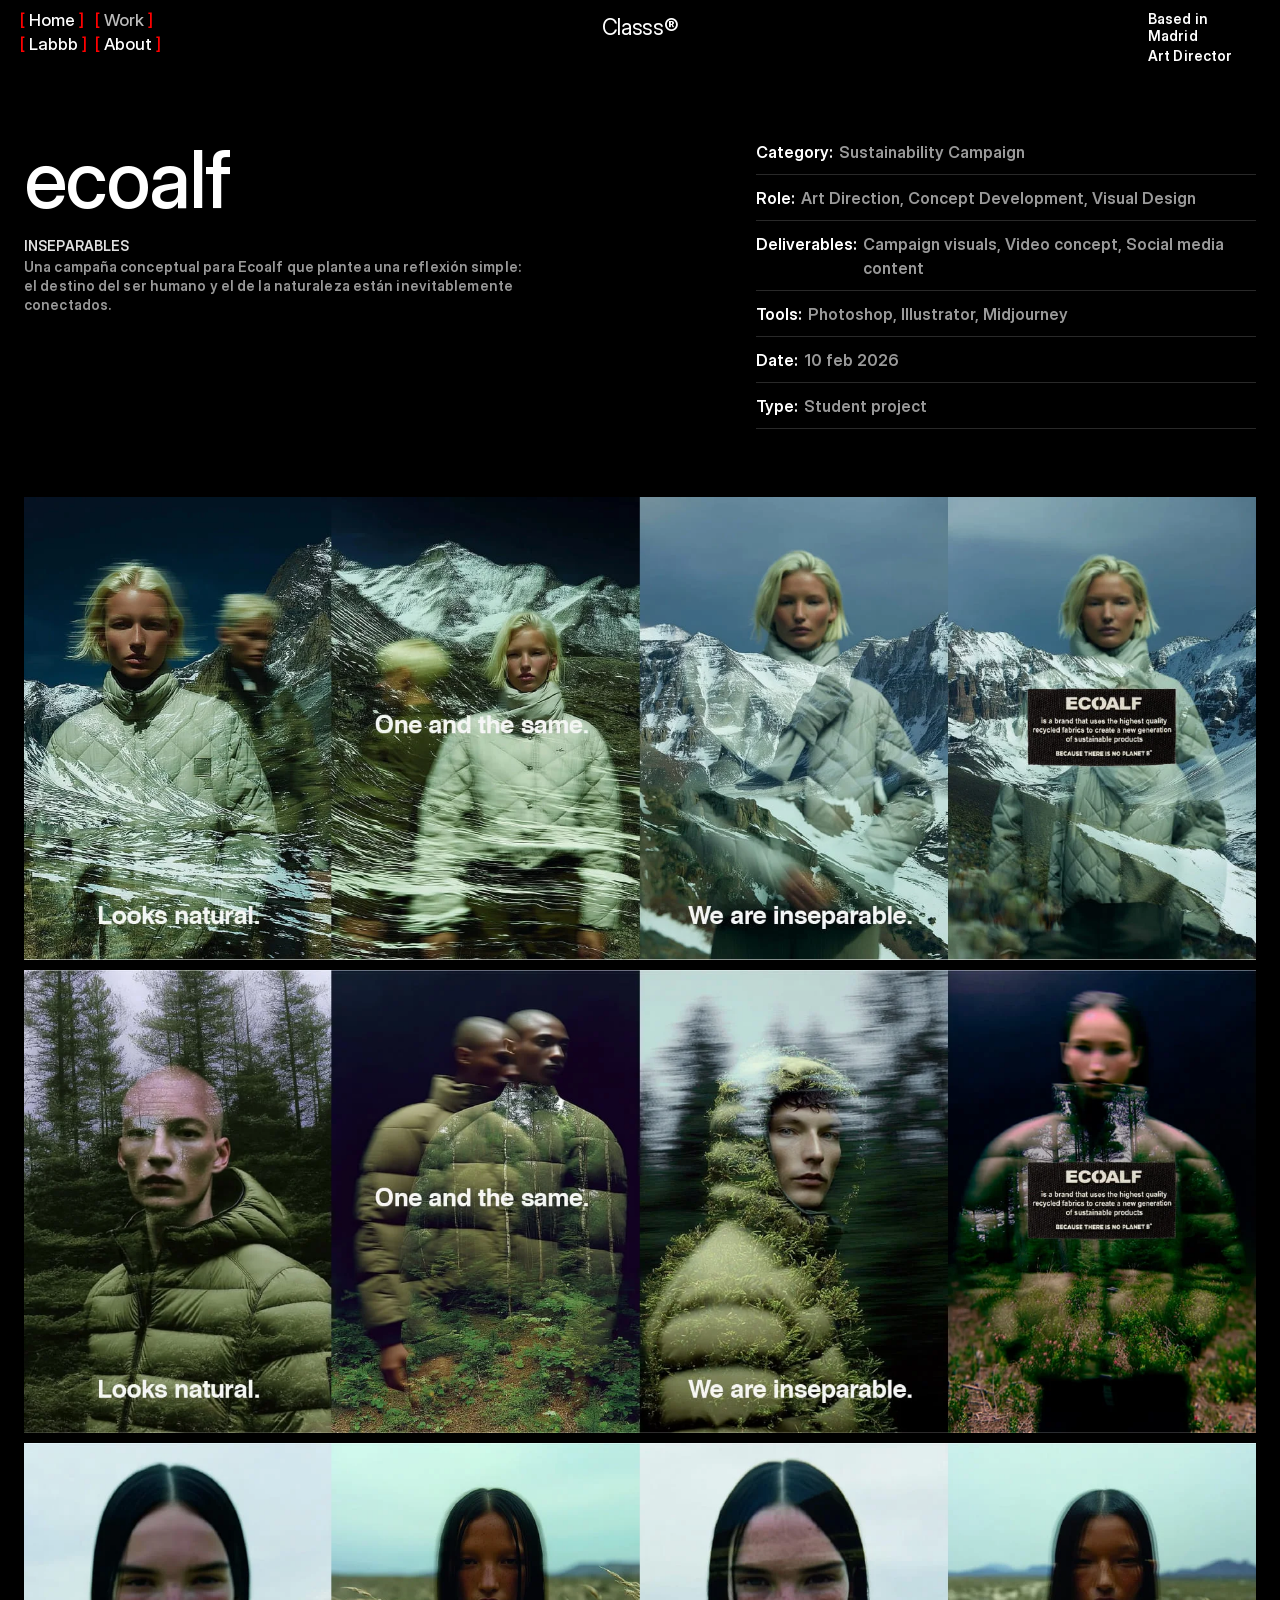
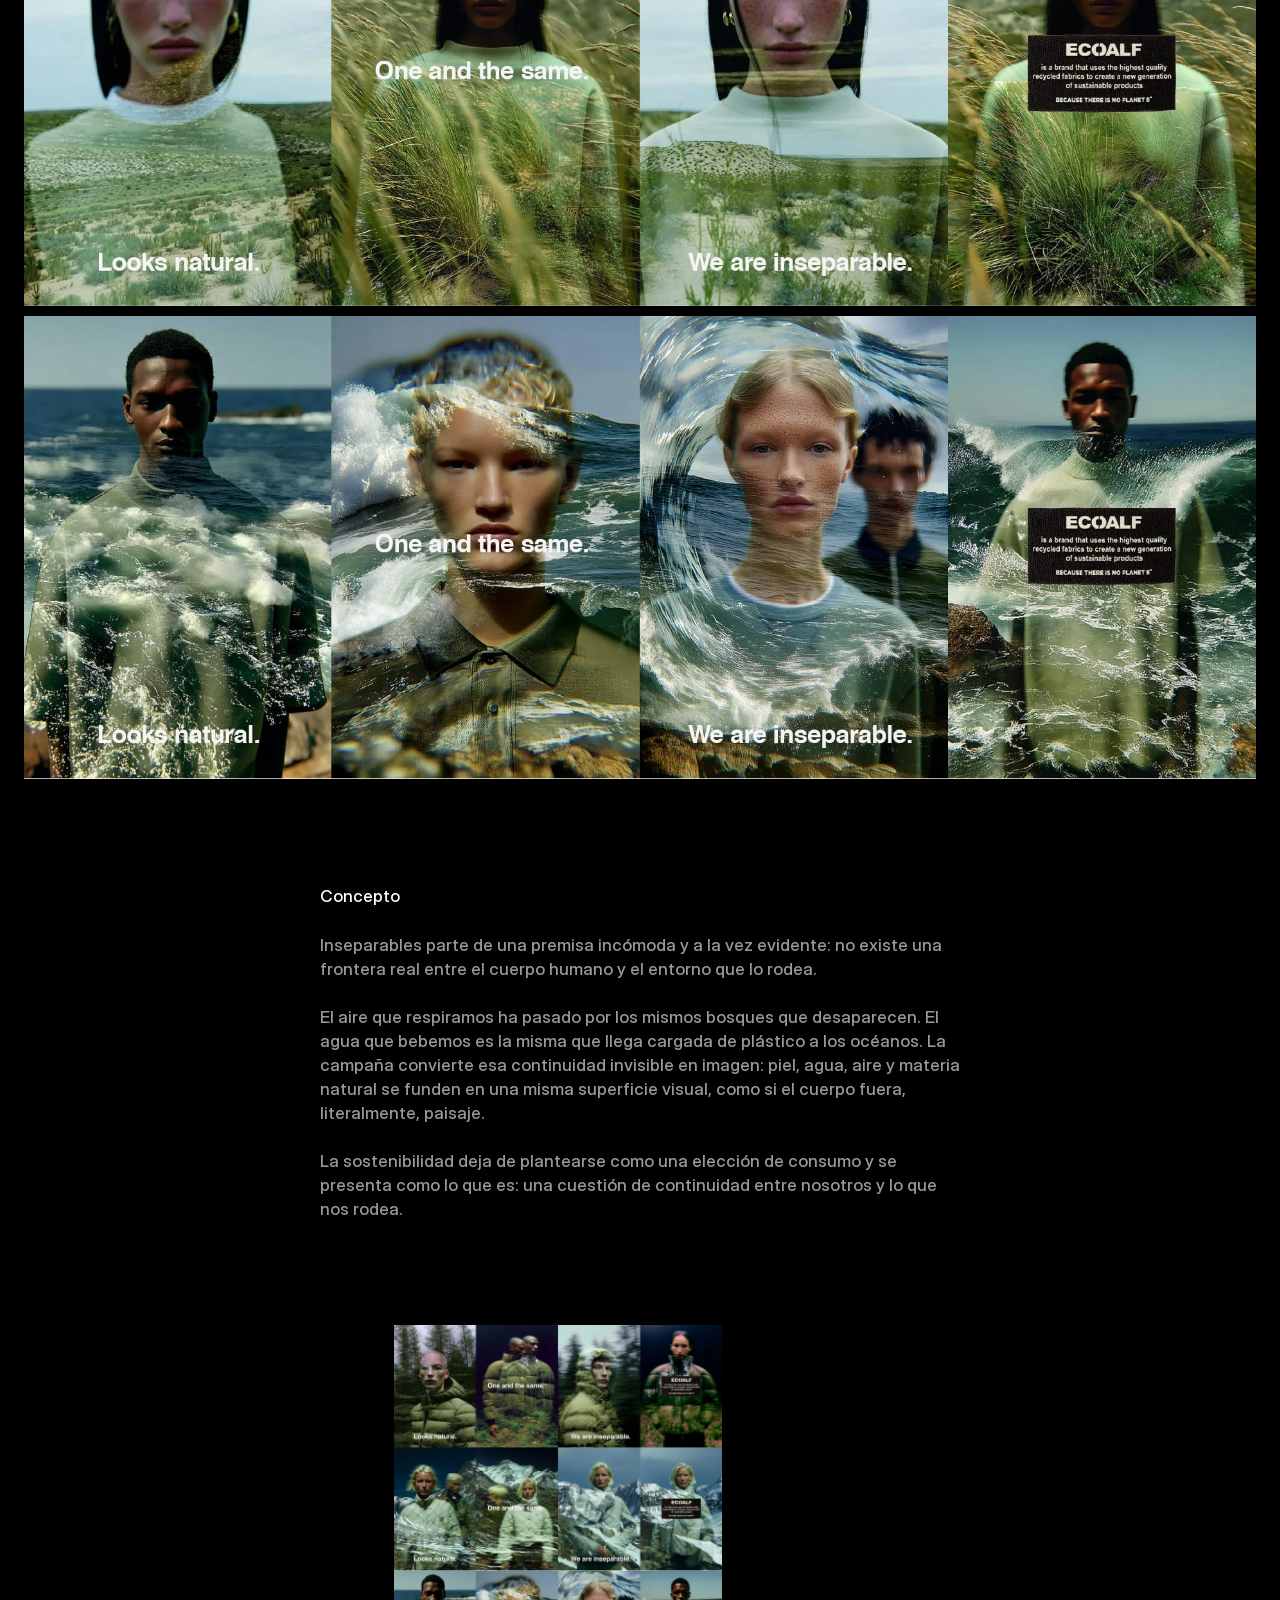
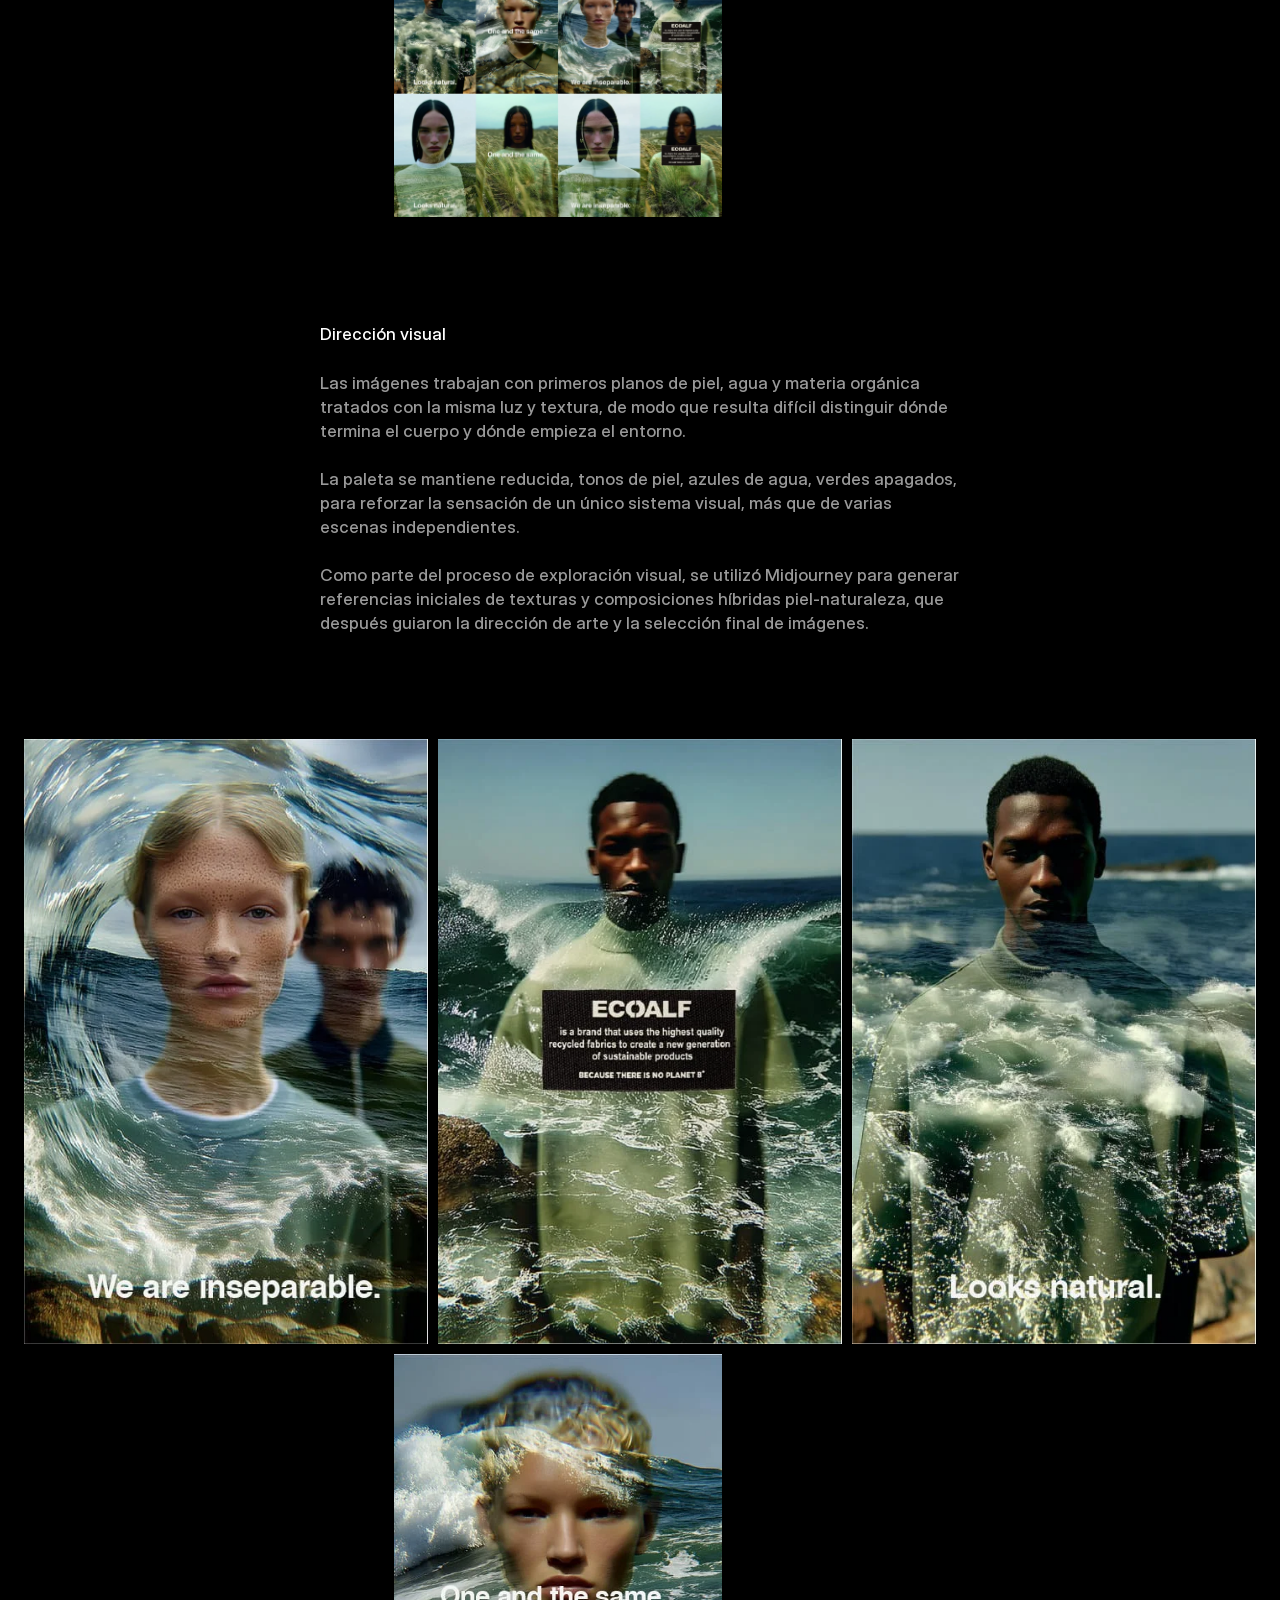
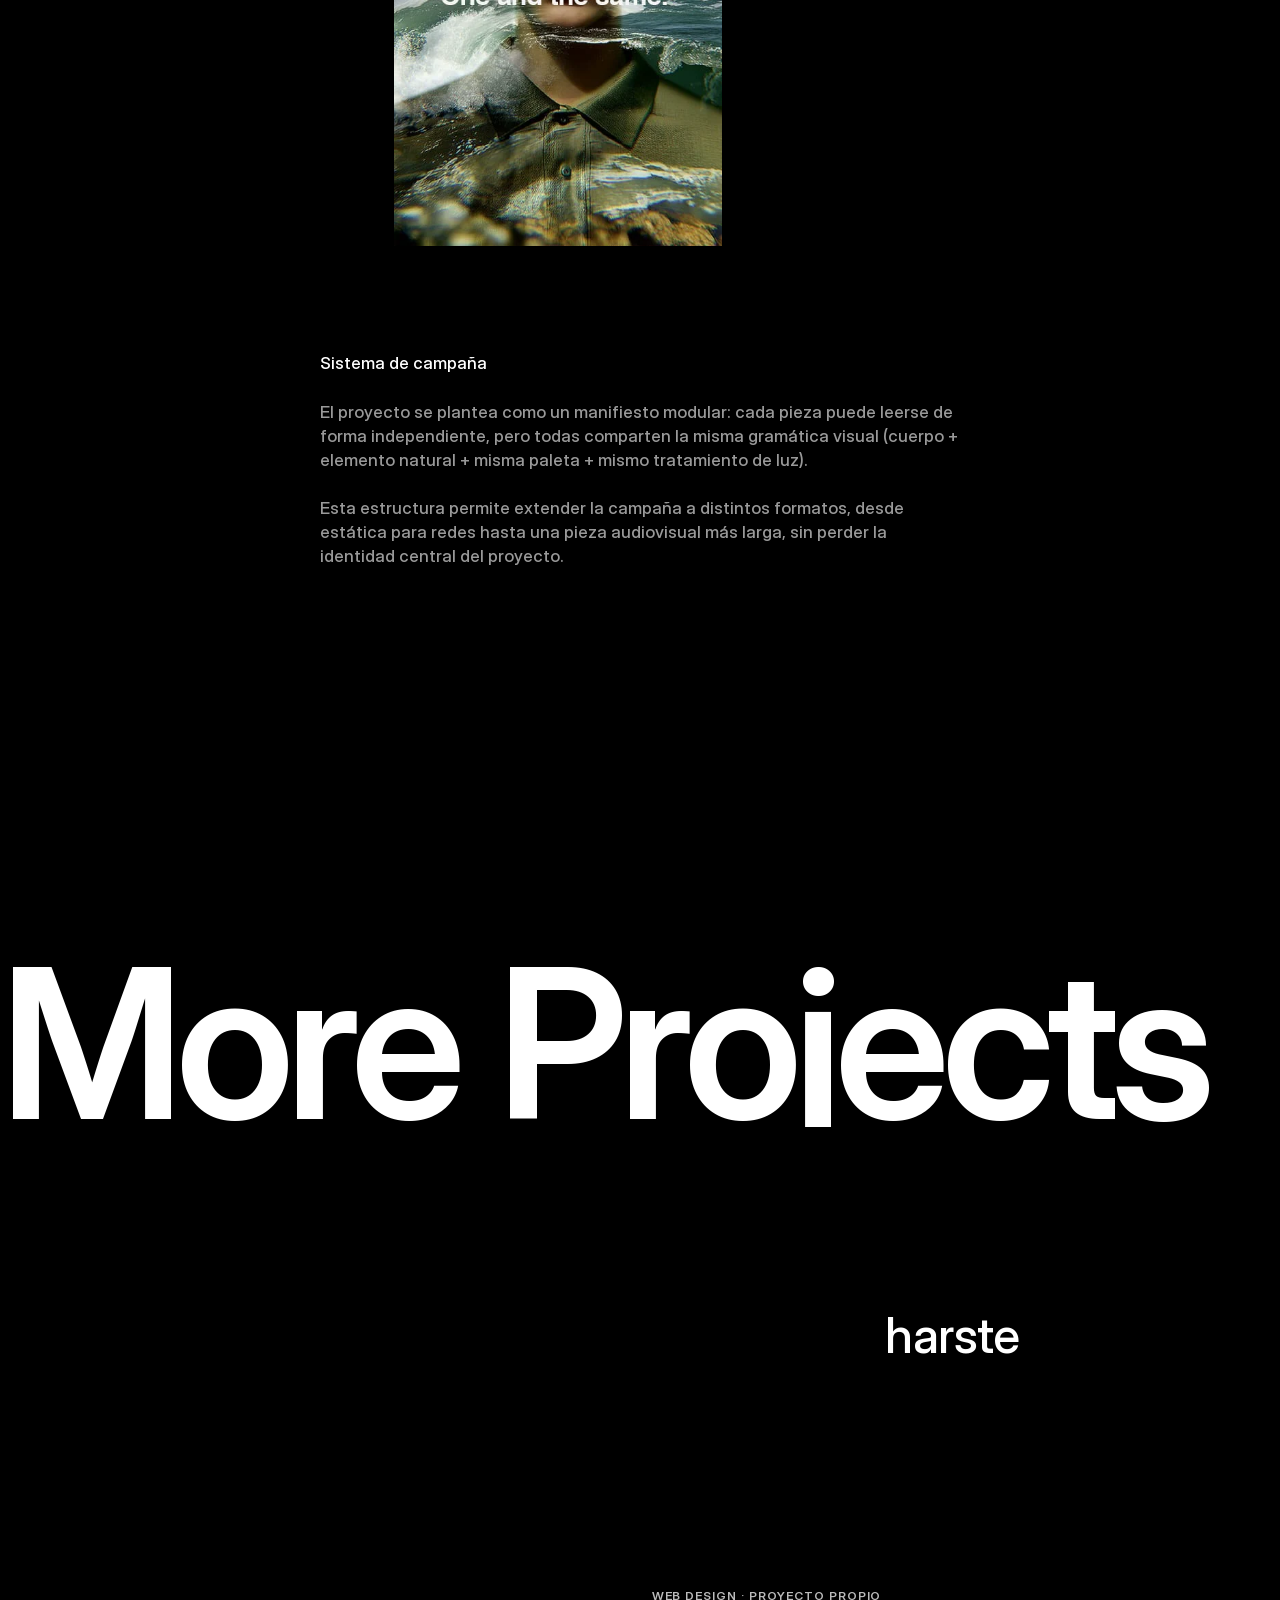
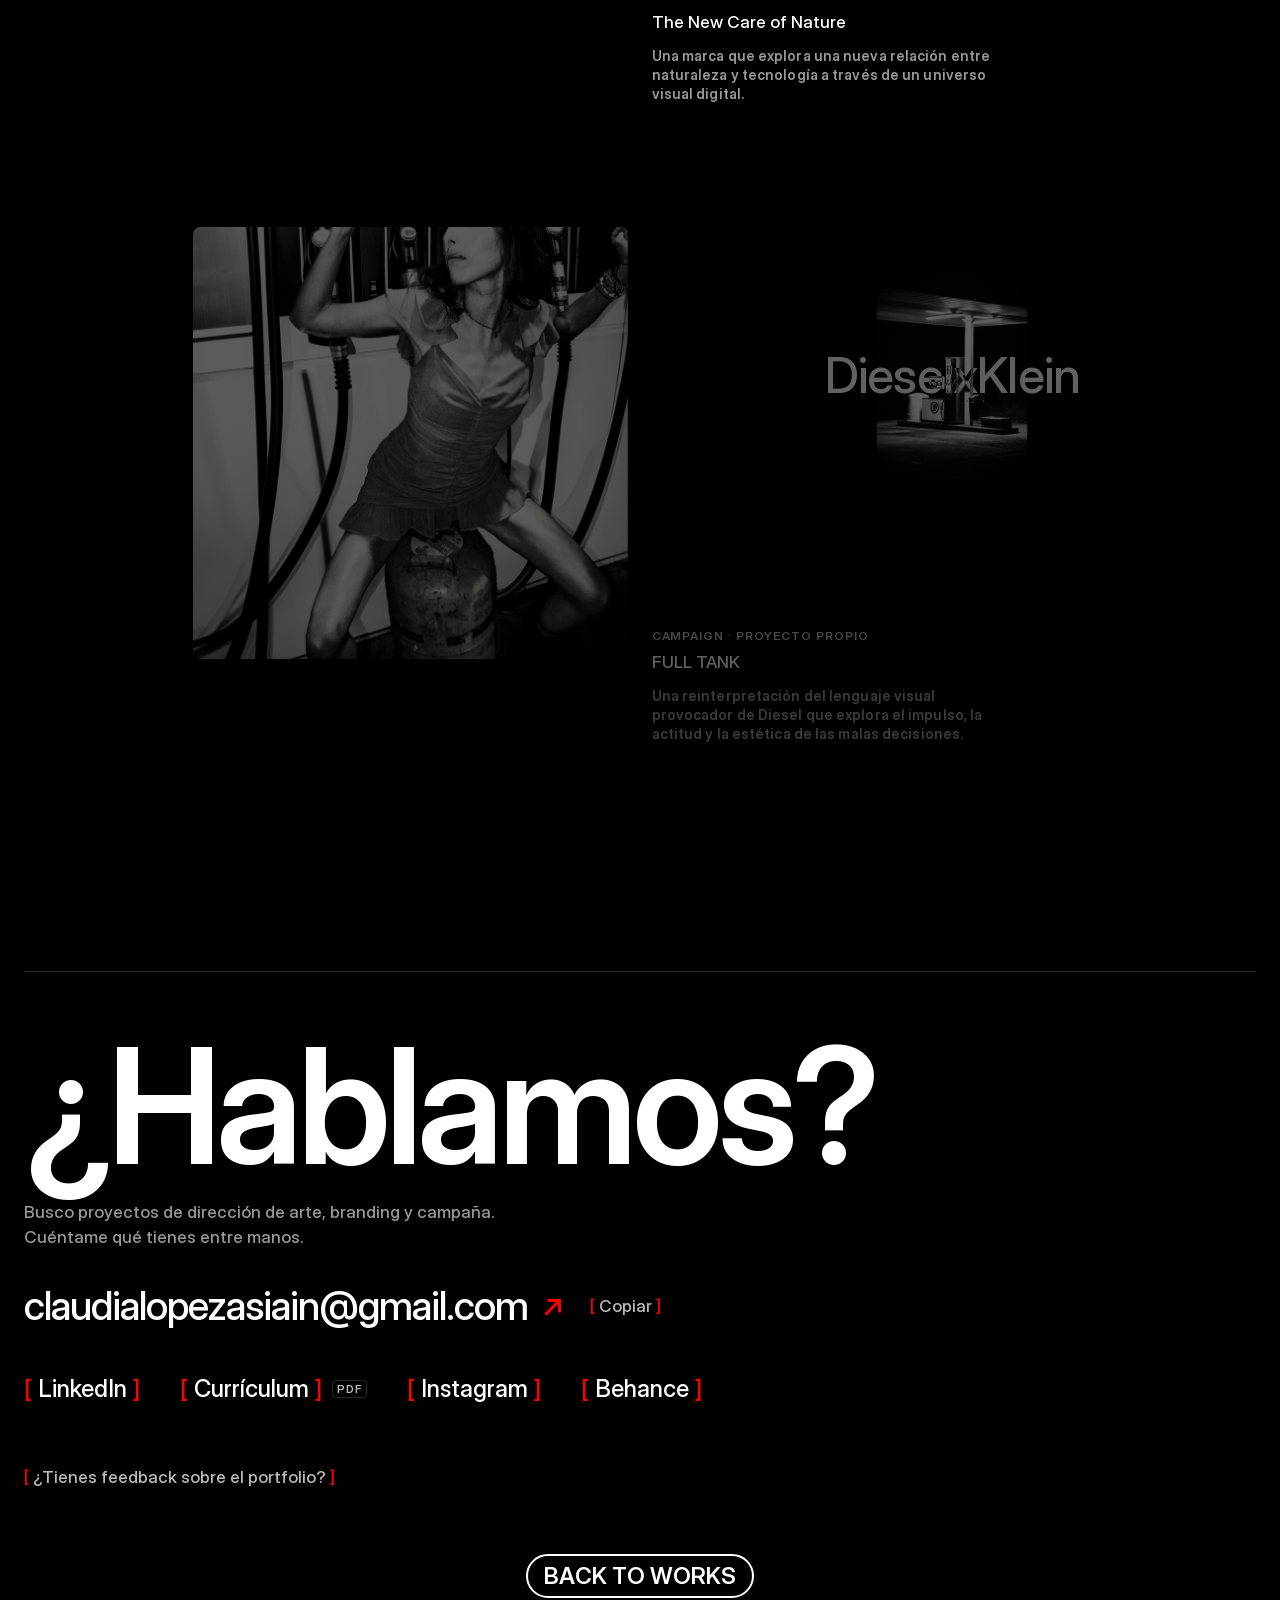
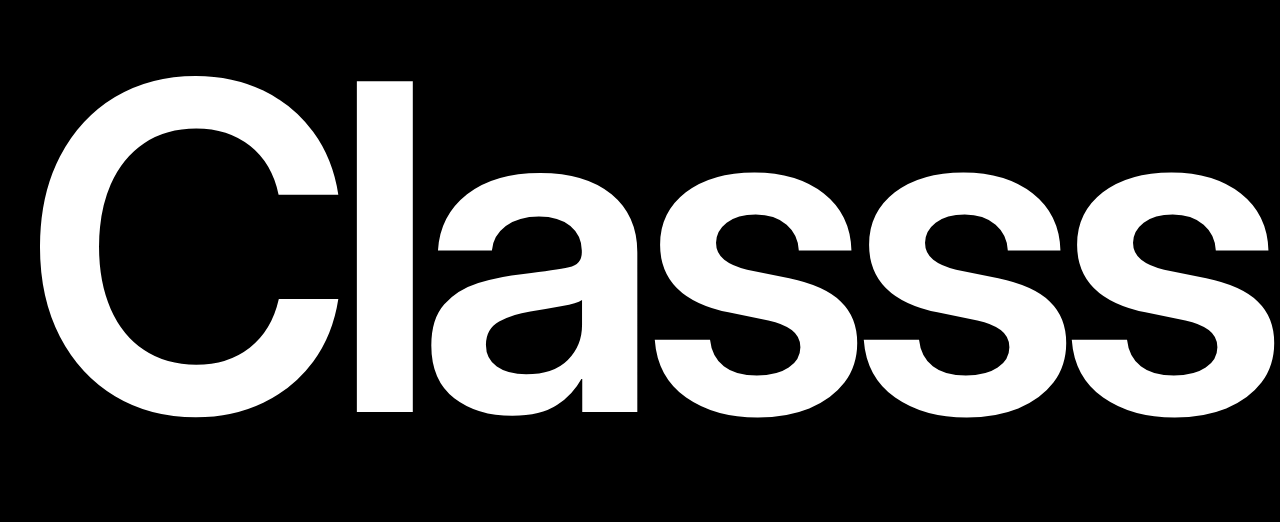
<file: article/ecoalf/index.html>
<!doctype html>
<html lang="es">
<head>
  <meta charset="utf-8">
  <meta name="viewport" content="width=device-width, initial-scale=1, viewport-fit=cover">
  <meta name="theme-color" content="#000000">
  <title>ecoalf — Classs®</title>
  <meta name="description" content="Una campaña conceptual para Ecoalf que plantea una reflexión simple: el destino del ser humano y el de la naturaleza están inevitablemente conectados.">
  <meta property="og:type" content="website">
  <meta property="og:title" content="ecoalf — Classs®">
  <meta property="og:description" content="Una campaña conceptual para Ecoalf que plantea una reflexión simple: el destino del ser humano y el de la naturaleza están inevitablemente conectados.">
  <meta property="og:url" content="https://classsstudio.github.io/">
  <meta property="og:image" content="https://classsstudio.github.io/assets/img/og-classs.jpg">
  <meta property="og:image:width" content="1200">
  <meta property="og:image:height" content="630">
  <meta property="og:image:alt" content="Claudia López-Asiaín, Classs®">
  <meta name="twitter:card" content="summary_large_image">
  <meta name="twitter:image" content="https://classsstudio.github.io/assets/img/og-classs.jpg">
  <link rel="icon" href="../../favicon-32.png" sizes="32x32" type="image/png">
  <link rel="icon" href="../../favicon-16.png" sizes="16x16" type="image/png">
  <link rel="apple-touch-icon" href="../../apple-touch-icon.png">
  <link rel="preload" href="../../assets/fonts/InterDisplay-500.woff2" as="font" type="font/woff2" crossorigin>
  <link rel="preload" href="../../assets/fonts/InterDisplay-600.woff2" as="font" type="font/woff2" crossorigin>
  <link rel="stylesheet" href="../../css/style.css">
</head>
<body id="top">
  <header class="site-header">
    <nav class="site-nav" aria-label="Principal">
      <a href="../../"><span class="br">[</span> <span class="roll"><span>Home</span><span aria-hidden="true">Home</span></span> <span class="br">]</span></a>
      <a href="../../work/" aria-current="page"><span class="br">[</span> <span class="roll"><span>Work</span><span aria-hidden="true">Work</span></span> <span class="br">]</span></a>
      <a href="../../labbb/"><span class="br">[</span> <span class="roll"><span>Labbb</span><span aria-hidden="true">Labbb</span></span> <span class="br">]</span></a>
      <a href="../../about/"><span class="br">[</span> <span class="roll"><span>About</span><span aria-hidden="true">About</span></span> <span class="br">]</span></a>
    </nav>
    <a class="brand" href="../../"><span class="roll"><span>Classs®</span><span aria-hidden="true">Classs®</span></span></a>
    <div class="site-meta"><p>Based in Madrid</p><p>Art Director</p></div>
  </header>

<main>
  <section class="art-head">
    <div class="reveal">
      <h1>ecoalf</h1>
      <p class="t-body sub">INSEPARABLES</p>
      <p class="t-body desc">Una campaña conceptual para Ecoalf que plantea una reflexión simple: el destino del ser humano y el de la naturaleza están inevitablemente conectados.</p>
    </div>
    <dl class="art-meta reveal" style="--d:.1s">
      <div><dt>Category:</dt><dd>Sustainability Campaign</dd></div>
      <div><dt>Role:</dt><dd>Art Direction, Concept Development, Visual Design</dd></div>
      <div><dt>Deliverables:</dt><dd>Campaign visuals, Video concept, Social media content</dd></div>
      <div><dt>Tools:</dt><dd>Photoshop, Illustrator, Midjourney</dd></div>
      <div><dt>Date:</dt><dd>10 feb 2026</dd></div>
      <div><dt>Type:</dt><dd>Student project</dd></div>
    </dl>
  </section>

  <section class="art-body">
    <div class="art-row" style="--a:2.6615;--n:1"><figure class="art-cover" style="--r:2.6615"><img src="../../assets/img/HxFBcOAnZw9Tplyvogj4fpr45iI.webp" alt="ecoalf, imagen 1 de 9" fetchpriority="high" decoding="async"></figure></div>
    <div class="art-row" style="--a:2.6615;--n:1"><figure class="reveal" style="--r:2.6615"><img src="../../assets/img/843MHecNllZucxwT7ip5nKsJKTs.webp" alt="ecoalf, imagen 2 de 9" loading="lazy" decoding="async"></figure></div>
    <div class="art-row" style="--a:2.6615;--n:1"><figure class="reveal" style="--r:2.6615"><img src="../../assets/img/KY8A63BTOVJG1U0UBMkuEe6lG8.webp" alt="ecoalf, imagen 3 de 9" loading="lazy" decoding="async"></figure></div>
    <div class="art-row" style="--a:2.6615;--n:1"><figure class="reveal" style="--r:2.6615"><img src="../../assets/img/QKb5IGEGjsJres3DpPCFiYhSZn4.webp" alt="ecoalf, imagen 4 de 9" loading="lazy" decoding="async"></figure></div>
    <div class="art-text reveal"><h2>Concepto</h2><p>Inseparables parte de una premisa incómoda y a la vez evidente: no existe una frontera real entre el cuerpo humano y el entorno que lo rodea.

El aire que respiramos ha pasado por los mismos bosques que desaparecen. El agua que bebemos es la misma que llega cargada de plástico a los océanos. La campaña convierte esa continuidad invisible en imagen: piel, agua, aire y materia natural se funden en una misma superficie visual, como si el cuerpo fuera, literalmente, paisaje.

La sostenibilidad deja de plantearse como una elección de consumo y se presenta como lo que es: una cuestión de continuidad entre nosotros y lo que nos rodea.</p></div>
    <div class="art-row" style="--a:0.6665;--n:1"><figure class="reveal" style="--r:0.6665"><img src="../../assets/img/3P9Tvls7DQFL14gfJ4ZzZ1Efn80.webp" alt="ecoalf, imagen 5 de 9" loading="lazy" decoding="async"></figure></div>
    <div class="art-text reveal"><h2>Dirección visual</h2><p>Las imágenes trabajan con primeros planos de piel, agua y materia orgánica tratados con la misma luz y textura, de modo que resulta difícil distinguir dónde termina el cuerpo y dónde empieza el entorno.

La paleta se mantiene reducida, tonos de piel, azules de agua, verdes apagados, para reforzar la sensación de un único sistema visual, más que de varias escenas independientes.

Como parte del proceso de exploración visual, se utilizó Midjourney para generar referencias iniciales de texturas y composiciones híbridas piel-naturaleza, que después guiaron la dirección de arte y la selección final de imágenes.</p></div>
    <div class="art-row" style="--a:2.0020;--n:3"><figure class="reveal" style="--r:0.6673"><img src="../../assets/img/V6SdVC4uxjdckIByWymUReVT1XY.webp" alt="ecoalf, imagen 6 de 9" loading="lazy" decoding="async"></figure><figure class="reveal" style="--r:0.6673"><img src="../../assets/img/KxHdE8dYTvYG4f0urKaj2SWYMZE.webp" alt="ecoalf, imagen 7 de 9" loading="lazy" decoding="async"></figure><figure class="reveal" style="--r:0.6673"><img src="../../assets/img/L7qGTFLjk2RYRuL5pChhyZkpu5I.webp" alt="ecoalf, imagen 8 de 9" loading="lazy" decoding="async"></figure></div>
    <div class="art-row" style="--a:0.6660;--n:1"><figure class="reveal" style="--r:0.6660"><img src="../../assets/img/tVasAwdnjU17E6WEH6tAFPnHMJQ.webp" alt="ecoalf, imagen 9 de 9" loading="lazy" decoding="async"></figure></div>
    <div class="art-text reveal"><h2>Sistema de campaña</h2><p>El proyecto se plantea como un manifiesto modular: cada pieza puede leerse de forma independiente, pero todas comparten la misma gramática visual (cuerpo + elemento natural + misma paleta + mismo tratamiento de luz).

Esta estructura permite extender la campaña a distintos formatos, desde estática para redes hasta una pieza audiovisual más larga, sin perder la identidad central del proyecto.</p></div>
  </section>

  <section class="more-sec" aria-labelledby="more-title">
    <h2 id="more-title" class="sr-only">Más proyectos</h2>
    <div class="more-marquee" aria-hidden="true"><div class="track"><p>More Projects</p><p>More Projects</p><p>More Projects</p><p>More Projects</p></div></div>
    <div class="projects">
      <a class="project" href="../../article/harste/">
        <div class="project-media"><video src="../../assets/video/pL4UU5K0Y77a427w6DOrTAJjc.mp4" autoplay muted loop playsinline preload="metadata" aria-label="Animación de una pieza de Harste flotando entre formas orgánicas y texturas translúcidas."></video></div>
        <div class="project-info">
          <div class="project-thumb" style="--tw:145px;--th:227px"><video src="../../assets/video/2ENSK9Y9zIRejhitPfO9FKrwEQ.mp4" autoplay muted loop playsinline preload="metadata" aria-hidden="true"></video></div>
          <h3 class="project-title">harste</h3>
          <div class="project-text">
            <p class="project-meta"><span class="project-name">harste</span><span class="project-cat">Web Design · Proyecto propio</span></p>
            <p class="t-p">The New Care of Nature</p>
            <p class="t-body">Una marca que explora una nueva relación entre naturaleza y tecnología a través de un universo visual digital.</p>
          </div>
        </div>
      </a>
      <a class="project" href="../../article/dieselxklein/">
        <div class="project-media"><img src="../../assets/img/LYKphccRYRNEZkTS09TrzSjU8yk.webp" alt="DieselxKlein, portada del proyecto" loading="lazy" decoding="async"></div>
        <div class="project-info">
          <div class="project-thumb" style="--tw:151px;--th:227px"><img src="../../assets/img/3tcWvYw1ftN162N5wiyQtEESY8.webp" alt="" loading="lazy" decoding="async"></div>
          <h3 class="project-title">DieselxKlein</h3>
          <div class="project-text">
            <p class="project-meta"><span class="project-name">DieselxKlein</span><span class="project-cat">Campaign · Proyecto propio</span></p>
            <p class="t-p">FULL TANK</p>
            <p class="t-body">Una reinterpretación del lenguaje visual provocador de Diesel que explora el impulso, la actitud y la estética de las malas decisiones.</p>
          </div>
        </div>
      </a>
    </div>
  </section>
</main>

  <section class="info-sec" id="info" aria-labelledby="info-title">
    <div class="hire reveal">
      <h2 id="info-title" class="hire-title">¿Hablamos?</h2>
      <p class="hire-lead t-p">Busco proyectos de dirección de arte, branding y campaña. Cuéntame qué tienes entre manos.</p>
      <div class="hire-mail-row">
        <a class="hire-mail" href="mailto:claudialopezasiain@gmail.com"><span class="roll"><span>claudialopezasiain@gmail.com</span><span aria-hidden="true">claudialopezasiain@gmail.com</span></span><svg class="arrow" viewBox="0 0 16 16" aria-hidden="true" fill="none" stroke="currentColor" stroke-width="1.8" stroke-linecap="square"><path d="M4 12 12 4M5.5 4H12v6.5"/></svg></a>
        <button class="copy-mail" type="button" data-copy="claudialopezasiain@gmail.com"><span class="br">[</span> <span class="copy-label">Copiar</span> <span class="br">]</span></button>
        <span class="copy-status sr-only" aria-live="polite"></span>
      </div>
    <ul class="contact-links">
      <li><a href="https://www.linkedin.com/in/claudial%C3%B3pezasia%C3%ADnseco/" target="_blank" rel="noopener"><span class="br">[</span> <span class="roll"><span>LinkedIn</span><span aria-hidden="true">LinkedIn</span></span> <span class="br">]</span></a></li>
      <li><a href="../../cv/claudia-lopez-asiain-cv-2026.pdf" target="_blank" rel="noopener"><span class="br">[</span> <span class="roll"><span>Currículum</span><span aria-hidden="true">Currículum</span></span> <span class="br">]</span><small>PDF</small></a></li>
      <li><a href="https://www.instagram.com/classs.studio" target="_blank" rel="noopener"><span class="br">[</span> <span class="roll"><span>Instagram</span><span aria-hidden="true">Instagram</span></span> <span class="br">]</span></a></li>
      <li><a href="https://www.behance.net/claudialopezasiain" target="_blank" rel="noopener"><span class="br">[</span> <span class="roll"><span>Behance</span><span aria-hidden="true">Behance</span></span> <span class="br">]</span></a></li>
    </ul>
    </div>
    <details class="feedback reveal">
      <summary><span class="br">[</span> ¿Tienes feedback sobre el portfolio? <span class="br">]</span></summary>
      <form data-mail="claudialopezasiain@gmail.com" novalidate>
        <label>Tu comentario
          <textarea name="feedback" rows="5" placeholder="Escribe aquí tu opinión, idea o sugerencia…"></textarea>
        </label>
        <button type="submit">Abrir mi correo para enviarlo</button>
        <p class="note" aria-live="polite"></p>
      </form>
    </details>
    <div class="center"><a class="pill" href="../../work/" aria-label="BACK TO WORKS"><span class="chars" aria-label="BACK TO WORKS"><span aria-hidden="true" style="--i:0" data-c="B">B</span><span aria-hidden="true" style="--i:1" data-c="A">A</span><span aria-hidden="true" style="--i:2" data-c="C">C</span><span aria-hidden="true" style="--i:3" data-c="K">K</span><span aria-hidden="true" style="--i:4" data-c=" "> </span><span aria-hidden="true" style="--i:5" data-c="T">T</span><span aria-hidden="true" style="--i:6" data-c="O">O</span><span aria-hidden="true" style="--i:7" data-c=" "> </span><span aria-hidden="true" style="--i:8" data-c="W">W</span><span aria-hidden="true" style="--i:9" data-c="O">O</span><span aria-hidden="true" style="--i:10" data-c="R">R</span><span aria-hidden="true" style="--i:11" data-c="K">K</span><span aria-hidden="true" style="--i:12" data-c="S">S</span></span></a></div>
  </section>
  <footer class="site-footer">
    <span class="fit" aria-hidden="true">Classs</span>
  </footer>

  <script src="../../js/main.js" defer></script>
</body>
</html>
</file>
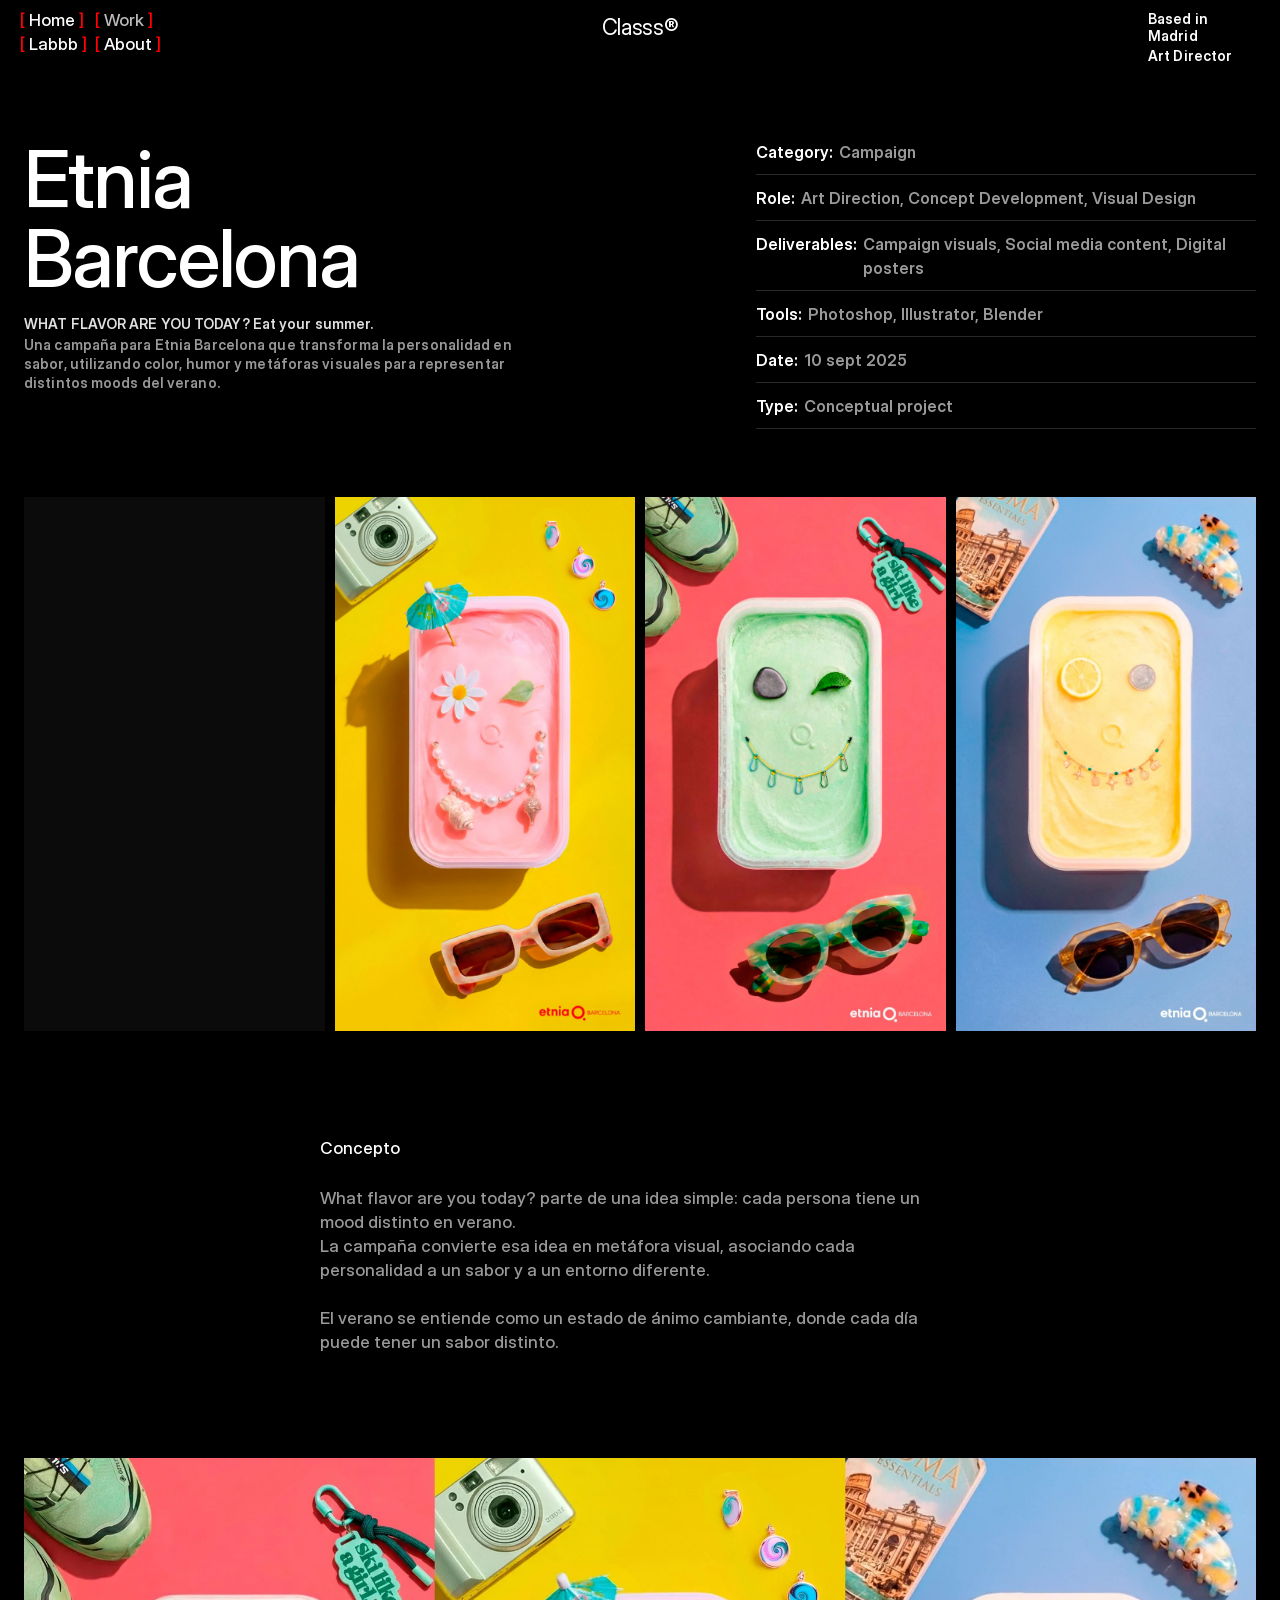
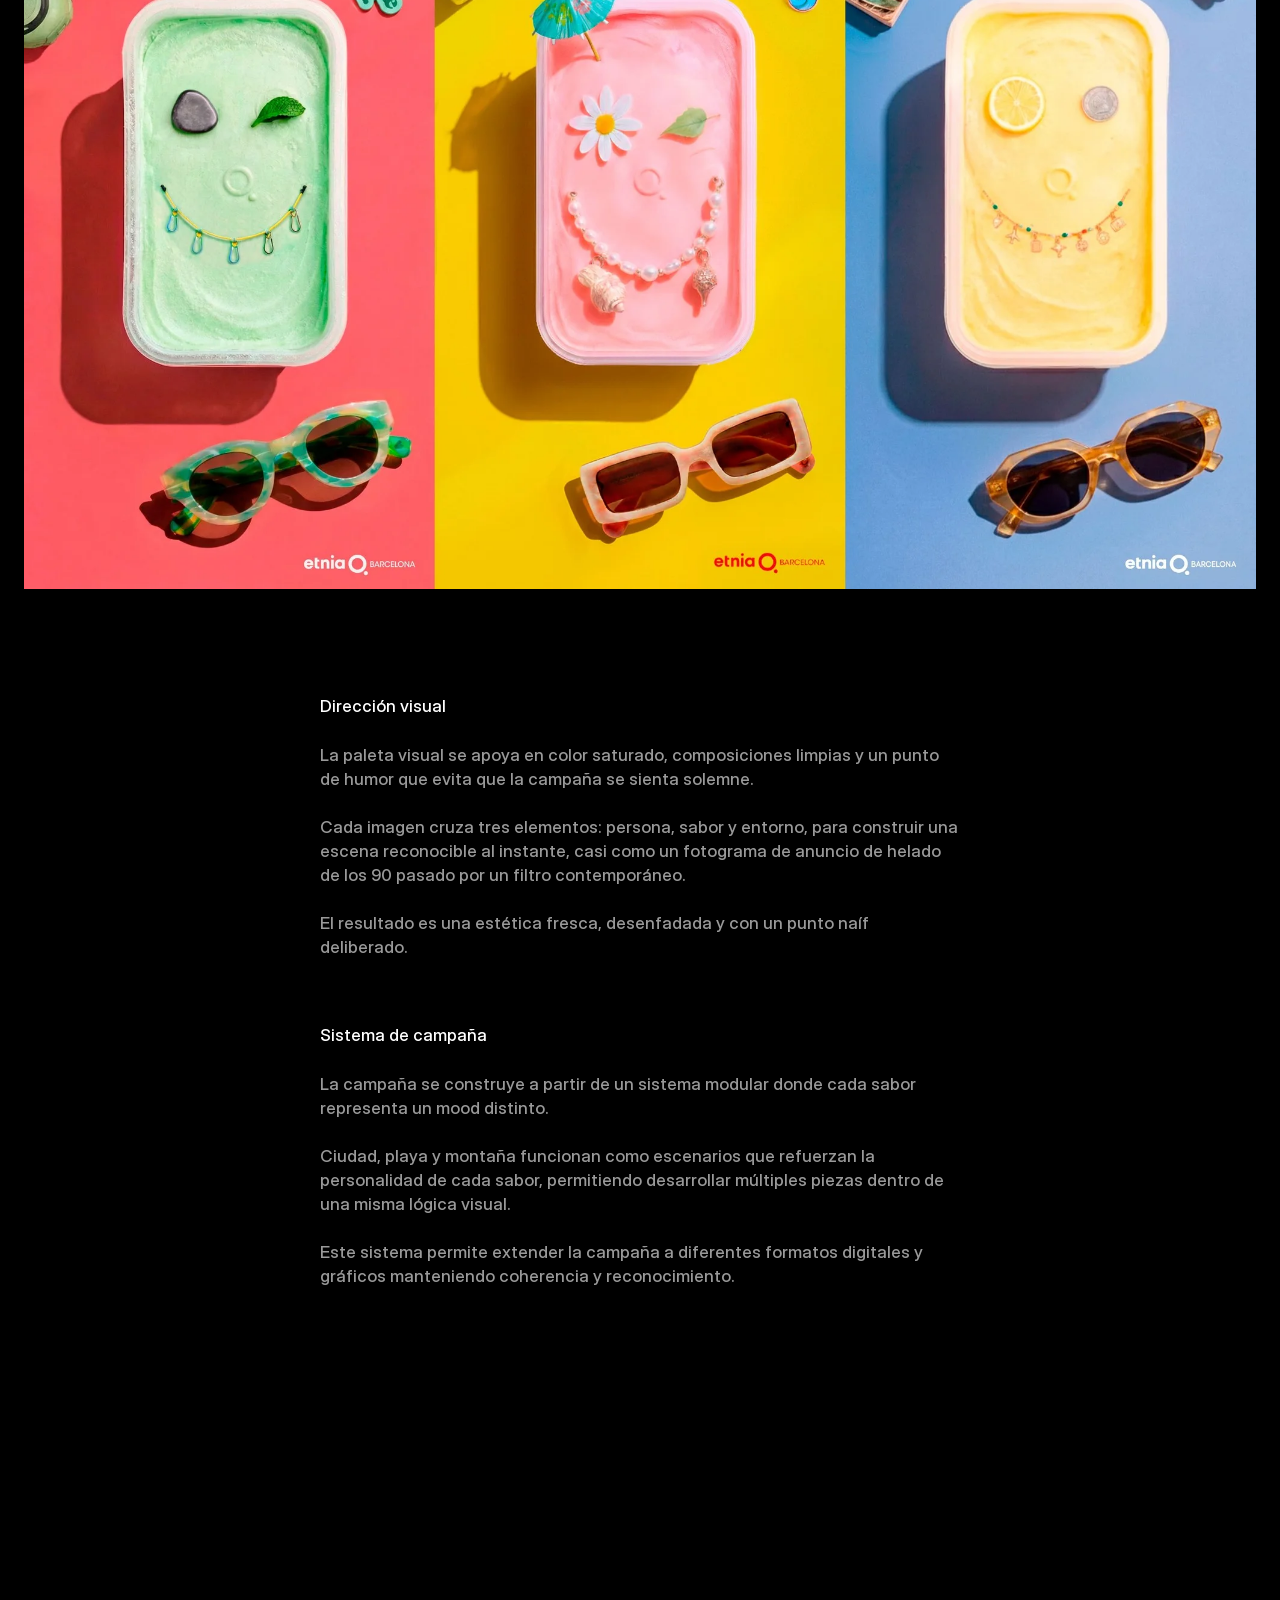
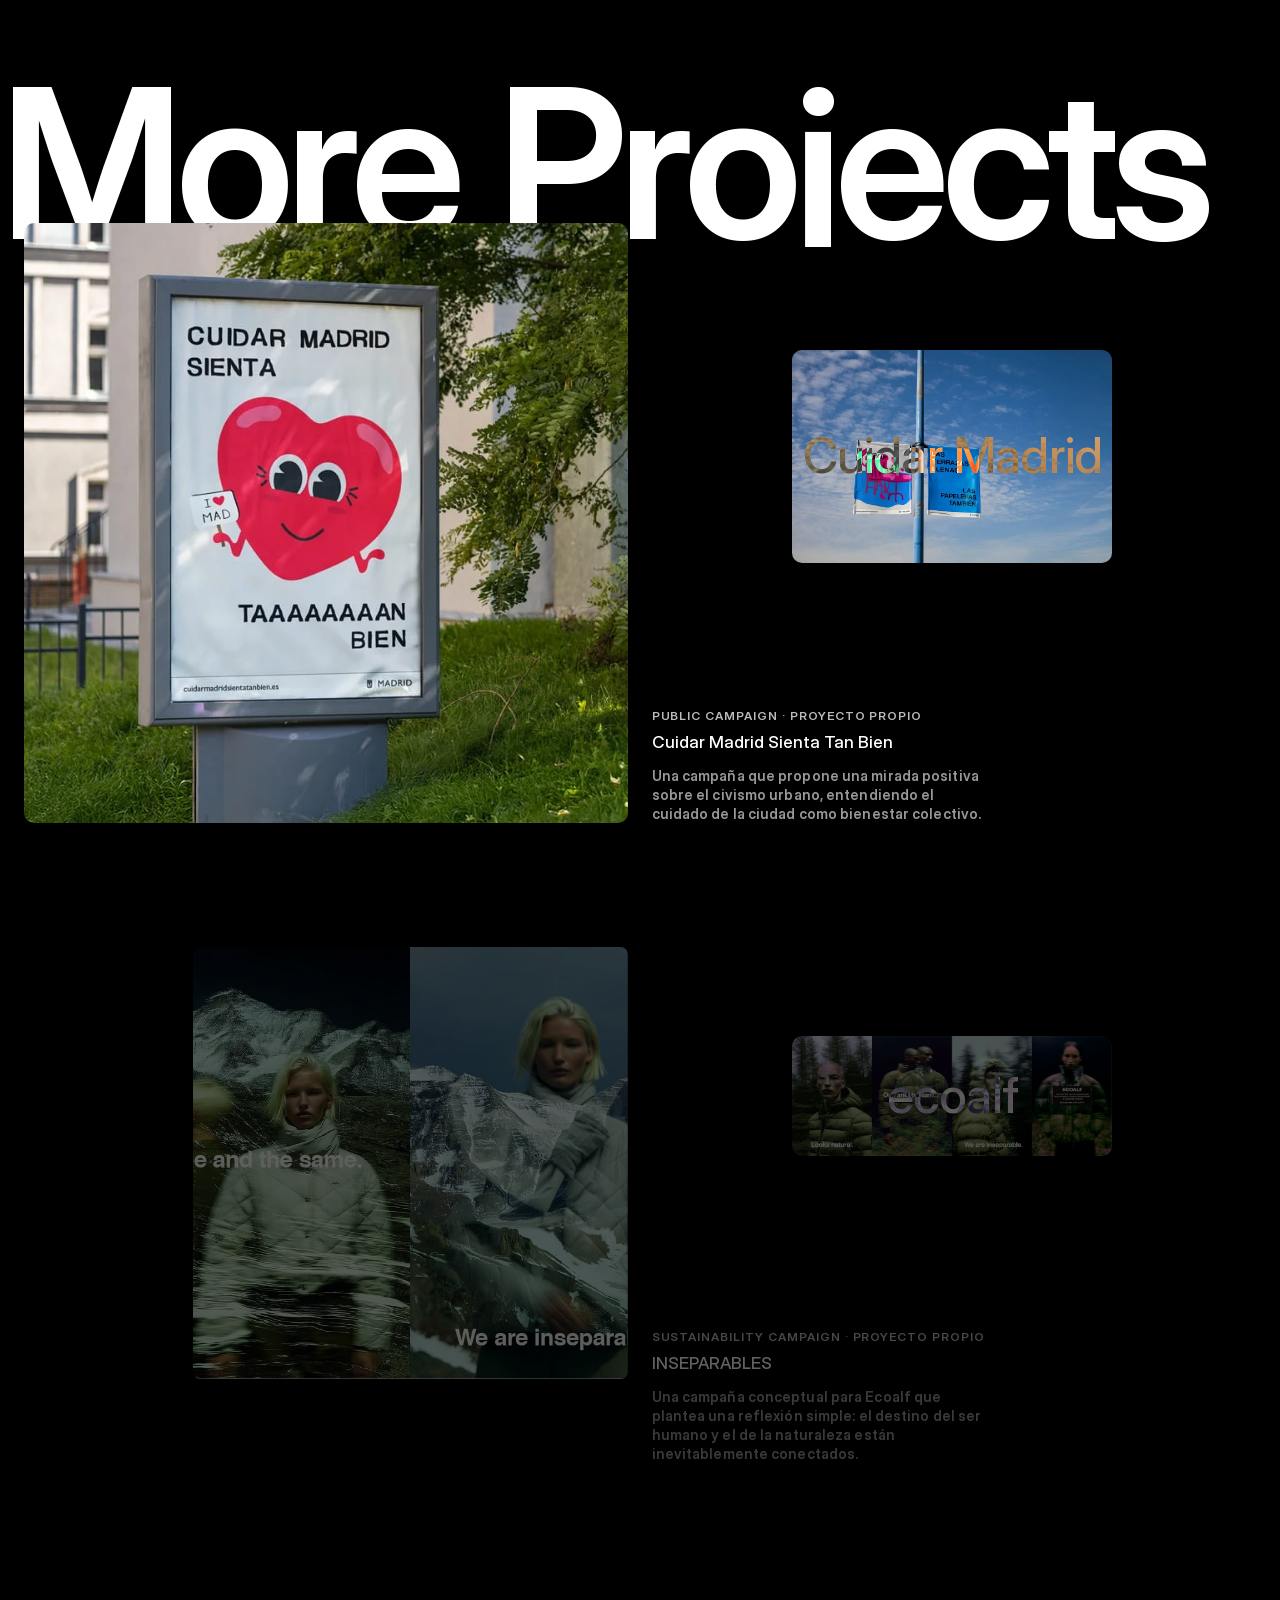
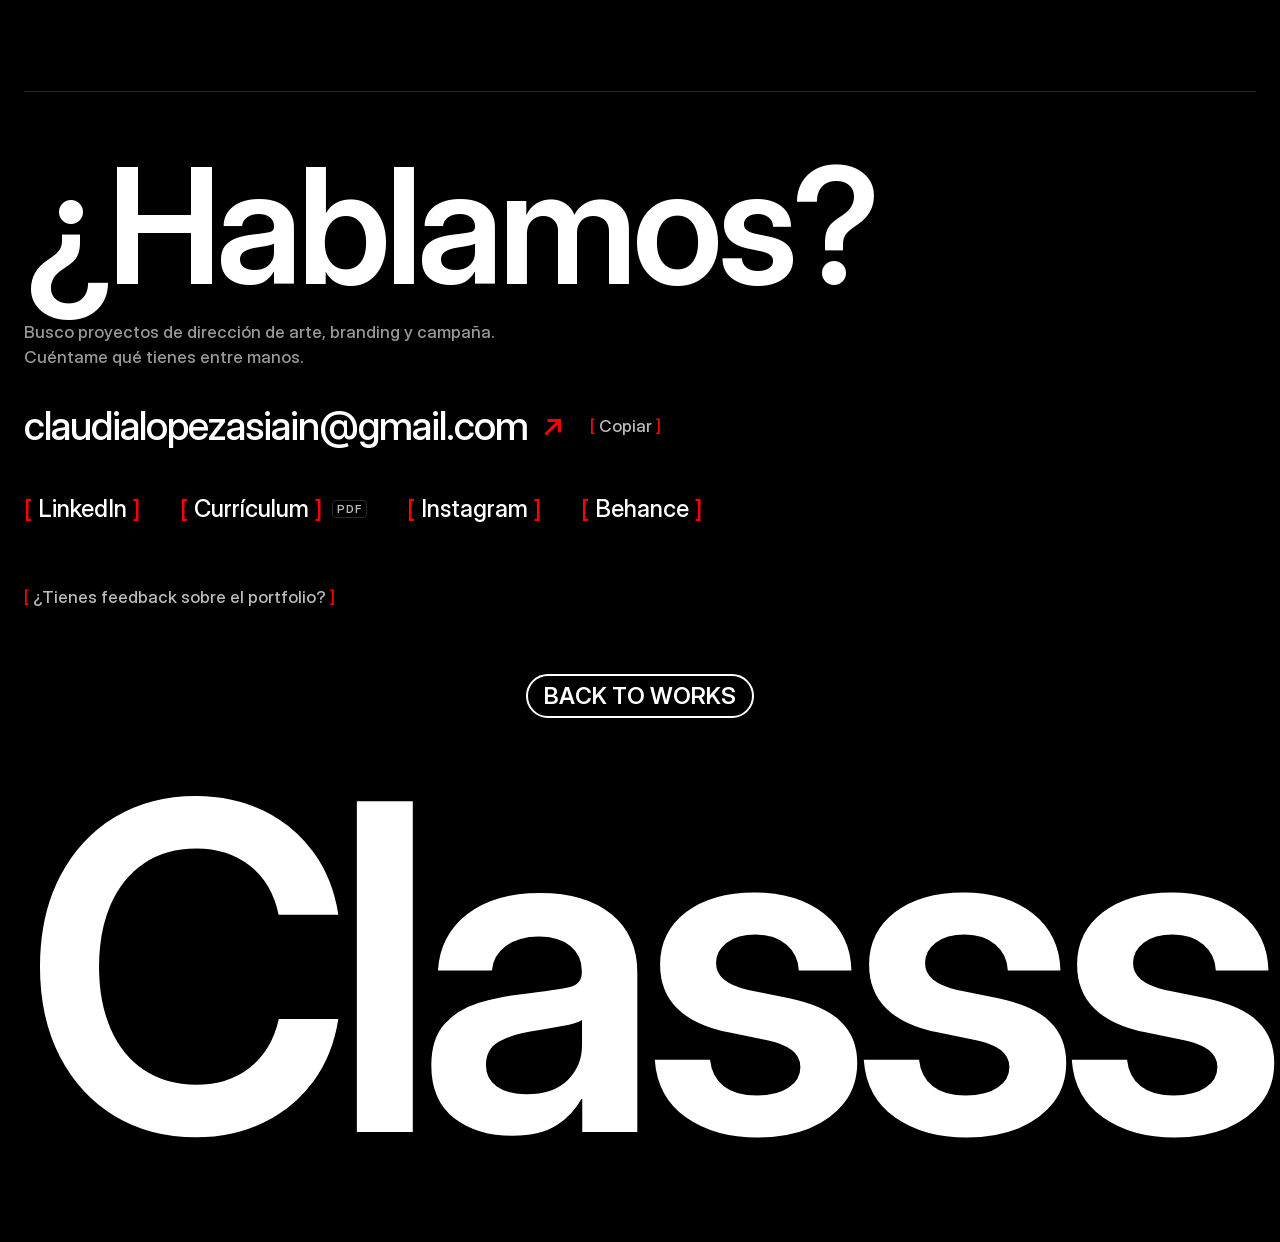
<file: article/etniabarcelona/index.html>
<!doctype html>
<html lang="es">
<head>
  <meta charset="utf-8">
  <meta name="viewport" content="width=device-width, initial-scale=1, viewport-fit=cover">
  <meta name="theme-color" content="#000000">
  <title>Etnia Barcelona — Classs®</title>
  <meta name="description" content="Una campaña para Etnia Barcelona que transforma la personalidad en sabor, utilizando color, humor y metáforas visuales para representar distintos moods del verano.">
  <meta property="og:type" content="website">
  <meta property="og:title" content="Etnia Barcelona — Classs®">
  <meta property="og:description" content="Una campaña para Etnia Barcelona que transforma la personalidad en sabor, utilizando color, humor y metáforas visuales para representar distintos moods del verano.">
  <meta property="og:url" content="https://classsstudio.github.io/">
  <meta property="og:image" content="https://classsstudio.github.io/assets/img/og-classs.jpg">
  <meta property="og:image:width" content="1200">
  <meta property="og:image:height" content="630">
  <meta property="og:image:alt" content="Claudia López-Asiaín, Classs®">
  <meta name="twitter:card" content="summary_large_image">
  <meta name="twitter:image" content="https://classsstudio.github.io/assets/img/og-classs.jpg">
  <link rel="icon" href="../../favicon-32.png" sizes="32x32" type="image/png">
  <link rel="icon" href="../../favicon-16.png" sizes="16x16" type="image/png">
  <link rel="apple-touch-icon" href="../../apple-touch-icon.png">
  <link rel="preload" href="../../assets/fonts/InterDisplay-500.woff2" as="font" type="font/woff2" crossorigin>
  <link rel="preload" href="../../assets/fonts/InterDisplay-600.woff2" as="font" type="font/woff2" crossorigin>
  <link rel="stylesheet" href="../../css/style.css">
</head>
<body id="top">
  <header class="site-header">
    <nav class="site-nav" aria-label="Principal">
      <a href="../../"><span class="br">[</span> <span class="roll"><span>Home</span><span aria-hidden="true">Home</span></span> <span class="br">]</span></a>
      <a href="../../work/" aria-current="page"><span class="br">[</span> <span class="roll"><span>Work</span><span aria-hidden="true">Work</span></span> <span class="br">]</span></a>
      <a href="../../labbb/"><span class="br">[</span> <span class="roll"><span>Labbb</span><span aria-hidden="true">Labbb</span></span> <span class="br">]</span></a>
      <a href="../../about/"><span class="br">[</span> <span class="roll"><span>About</span><span aria-hidden="true">About</span></span> <span class="br">]</span></a>
    </nav>
    <a class="brand" href="../../"><span class="roll"><span>Classs®</span><span aria-hidden="true">Classs®</span></span></a>
    <div class="site-meta"><p>Based in Madrid</p><p>Art Director</p></div>
  </header>

<main>
  <section class="art-head">
    <div class="reveal">
      <h1>Etnia Barcelona</h1>
      <p class="t-body sub">WHAT FLAVOR ARE YOU TODAY? Eat your summer.</p>
      <p class="t-body desc">Una campaña para Etnia Barcelona que transforma la personalidad en sabor, utilizando color, humor y metáforas visuales para representar distintos moods del verano.</p>
    </div>
    <dl class="art-meta reveal" style="--d:.1s">
      <div><dt>Category:</dt><dd>Campaign</dd></div>
      <div><dt>Role:</dt><dd>Art Direction, Concept Development, Visual Design</dd></div>
      <div><dt>Deliverables:</dt><dd>Campaign visuals, Social media content, Digital posters</dd></div>
      <div><dt>Tools:</dt><dd>Photoshop, Illustrator, Blender</dd></div>
      <div><dt>Date:</dt><dd>10 sept 2025</dd></div>
      <div><dt>Type:</dt><dd>Conceptual project</dd></div>
    </dl>
  </section>

  <section class="art-body">
    <div class="art-row" style="--a:2.2491;--n:4"><figure class="art-cover" style="--r:0.5630"><video src="../../assets/video/Dy28K1xZxWrGWKrARJvVwL4AZRw.mp4" autoplay muted loop playsinline preload="auto" aria-label="Etnia Barcelona, imagen 1 de 5"></video></figure><figure class="reveal" style="--r:0.5620"><img src="../../assets/img/X7btTx17hMtNzUgG81xbNorc0OI.webp" alt="Etnia Barcelona, imagen 2 de 5" loading="lazy" decoding="async"></figure><figure class="reveal" style="--r:0.5620"><img src="../../assets/img/dU5JoomG66SFs15298cwILi9YE.webp" alt="Etnia Barcelona, imagen 3 de 5" loading="lazy" decoding="async"></figure><figure class="reveal" style="--r:0.5620"><img src="../../assets/img/seyMbA0PHFAPcgMOGdF4OLI8hRg.webp" alt="Etnia Barcelona, imagen 4 de 5" loading="lazy" decoding="async"></figure></div>
    <div class="art-text reveal"><h2>Concepto</h2><p>What flavor are you today? parte de una idea simple: cada persona tiene un mood distinto en verano.
La campaña convierte esa idea en metáfora visual, asociando cada personalidad a un sabor y a un entorno diferente.

El verano se entiende como un estado de ánimo cambiante, donde cada día puede tener un sabor distinto.</p></div>
    <div class="art-row" style="--a:1.6854;--n:1"><figure class="reveal" style="--r:1.6854"><img src="../../assets/img/vAX7kQ2dmrYUjZRSKVfJIAmhRM.webp" alt="Etnia Barcelona, imagen 5 de 5" loading="lazy" decoding="async"></figure></div>
    <div class="art-text reveal"><h2>Dirección visual</h2><p>La paleta visual se apoya en color saturado, composiciones limpias y un punto de humor que evita que la campaña se sienta solemne.

Cada imagen cruza tres elementos: persona, sabor y entorno, para construir una escena reconocible al instante, casi como un fotograma de anuncio de helado de los 90 pasado por un filtro contemporáneo.

El resultado es una estética fresca, desenfadada y con un punto naíf deliberado.</p></div>
    <div class="art-text reveal"><h2>Sistema de campaña</h2><p>La campaña se construye a partir de un sistema modular donde cada sabor representa un mood distinto.

Ciudad, playa y montaña funcionan como escenarios que refuerzan la personalidad de cada sabor, permitiendo desarrollar múltiples piezas dentro de una misma lógica visual.

Este sistema permite extender la campaña a diferentes formatos digitales y gráficos manteniendo coherencia y reconocimiento.</p></div>
  </section>

  <section class="more-sec" aria-labelledby="more-title">
    <h2 id="more-title" class="sr-only">Más proyectos</h2>
    <div class="more-marquee" aria-hidden="true"><div class="track"><p>More Projects</p><p>More Projects</p><p>More Projects</p><p>More Projects</p></div></div>
    <div class="projects">
      <a class="project" href="../../article/sientatanbien/">
        <div class="project-media"><img src="../../assets/img/Rmxcf4kJon0sYxEidLAYdkYM0.webp" alt="Banderolas urbanas con el mensaje «Las terrazas llenas, las papeleras también»." loading="lazy" decoding="async"></div>
        <div class="project-info">
          <div class="project-thumb" style="--tw:320px;--th:213px"><img src="../../assets/img/tej7HehySELkNlRVdTa4UQFtZw.webp" alt="" loading="lazy" decoding="async"></div>
          <h3 class="project-title">Cuidar Madrid</h3>
          <div class="project-text">
            <p class="project-meta"><span class="project-name">Cuidar Madrid</span><span class="project-cat">Public Campaign · Proyecto propio</span></p>
            <p class="t-p">Cuidar Madrid Sienta Tan Bien</p>
            <p class="t-body">Una campaña que propone una mirada positiva sobre el civismo urbano, entendiendo el cuidado de la ciudad como bienestar colectivo.</p>
          </div>
        </div>
      </a>
      <a class="project" href="../../article/ecoalf/">
        <div class="project-media"><img src="../../assets/img/HxFBcOAnZw9Tplyvogj4fpr45iI.webp" alt="Serie de campaña ECOALF con modelos fusionados con un bosque y el mensaje «We are inseparable»." loading="lazy" decoding="async"></div>
        <div class="project-info">
          <div class="project-thumb" style="--tw:320px;--th:120px"><img src="../../assets/img/843MHecNllZucxwT7ip5nKsJKTs.webp" alt="" loading="lazy" decoding="async"></div>
          <h3 class="project-title">ecoalf</h3>
          <div class="project-text">
            <p class="project-meta"><span class="project-name">ecoalf</span><span class="project-cat">Sustainability Campaign · Proyecto propio</span></p>
            <p class="t-p">INSEPARABLES</p>
            <p class="t-body">Una campaña conceptual para Ecoalf que plantea una reflexión simple: el destino del ser humano y el de la naturaleza están inevitablemente conectados.</p>
          </div>
        </div>
      </a>
    </div>
  </section>
</main>

  <section class="info-sec" id="info" aria-labelledby="info-title">
    <div class="hire reveal">
      <h2 id="info-title" class="hire-title">¿Hablamos?</h2>
      <p class="hire-lead t-p">Busco proyectos de dirección de arte, branding y campaña. Cuéntame qué tienes entre manos.</p>
      <div class="hire-mail-row">
        <a class="hire-mail" href="mailto:claudialopezasiain@gmail.com"><span class="roll"><span>claudialopezasiain@gmail.com</span><span aria-hidden="true">claudialopezasiain@gmail.com</span></span><svg class="arrow" viewBox="0 0 16 16" aria-hidden="true" fill="none" stroke="currentColor" stroke-width="1.8" stroke-linecap="square"><path d="M4 12 12 4M5.5 4H12v6.5"/></svg></a>
        <button class="copy-mail" type="button" data-copy="claudialopezasiain@gmail.com"><span class="br">[</span> <span class="copy-label">Copiar</span> <span class="br">]</span></button>
        <span class="copy-status sr-only" aria-live="polite"></span>
      </div>
    <ul class="contact-links">
      <li><a href="https://www.linkedin.com/in/claudial%C3%B3pezasia%C3%ADnseco/" target="_blank" rel="noopener"><span class="br">[</span> <span class="roll"><span>LinkedIn</span><span aria-hidden="true">LinkedIn</span></span> <span class="br">]</span></a></li>
      <li><a href="../../cv/claudia-lopez-asiain-cv-2026.pdf" target="_blank" rel="noopener"><span class="br">[</span> <span class="roll"><span>Currículum</span><span aria-hidden="true">Currículum</span></span> <span class="br">]</span><small>PDF</small></a></li>
      <li><a href="https://www.instagram.com/classs.studio" target="_blank" rel="noopener"><span class="br">[</span> <span class="roll"><span>Instagram</span><span aria-hidden="true">Instagram</span></span> <span class="br">]</span></a></li>
      <li><a href="https://www.behance.net/claudialopezasiain" target="_blank" rel="noopener"><span class="br">[</span> <span class="roll"><span>Behance</span><span aria-hidden="true">Behance</span></span> <span class="br">]</span></a></li>
    </ul>
    </div>
    <details class="feedback reveal">
      <summary><span class="br">[</span> ¿Tienes feedback sobre el portfolio? <span class="br">]</span></summary>
      <form data-mail="claudialopezasiain@gmail.com" novalidate>
        <label>Tu comentario
          <textarea name="feedback" rows="5" placeholder="Escribe aquí tu opinión, idea o sugerencia…"></textarea>
        </label>
        <button type="submit">Abrir mi correo para enviarlo</button>
        <p class="note" aria-live="polite"></p>
      </form>
    </details>
    <div class="center"><a class="pill" href="../../work/" aria-label="BACK TO WORKS"><span class="chars" aria-label="BACK TO WORKS"><span aria-hidden="true" style="--i:0" data-c="B">B</span><span aria-hidden="true" style="--i:1" data-c="A">A</span><span aria-hidden="true" style="--i:2" data-c="C">C</span><span aria-hidden="true" style="--i:3" data-c="K">K</span><span aria-hidden="true" style="--i:4" data-c=" "> </span><span aria-hidden="true" style="--i:5" data-c="T">T</span><span aria-hidden="true" style="--i:6" data-c="O">O</span><span aria-hidden="true" style="--i:7" data-c=" "> </span><span aria-hidden="true" style="--i:8" data-c="W">W</span><span aria-hidden="true" style="--i:9" data-c="O">O</span><span aria-hidden="true" style="--i:10" data-c="R">R</span><span aria-hidden="true" style="--i:11" data-c="K">K</span><span aria-hidden="true" style="--i:12" data-c="S">S</span></span></a></div>
  </section>
  <footer class="site-footer">
    <span class="fit" aria-hidden="true">Classs</span>
  </footer>

  <script src="../../js/main.js" defer></script>
</body>
</html>
</file>
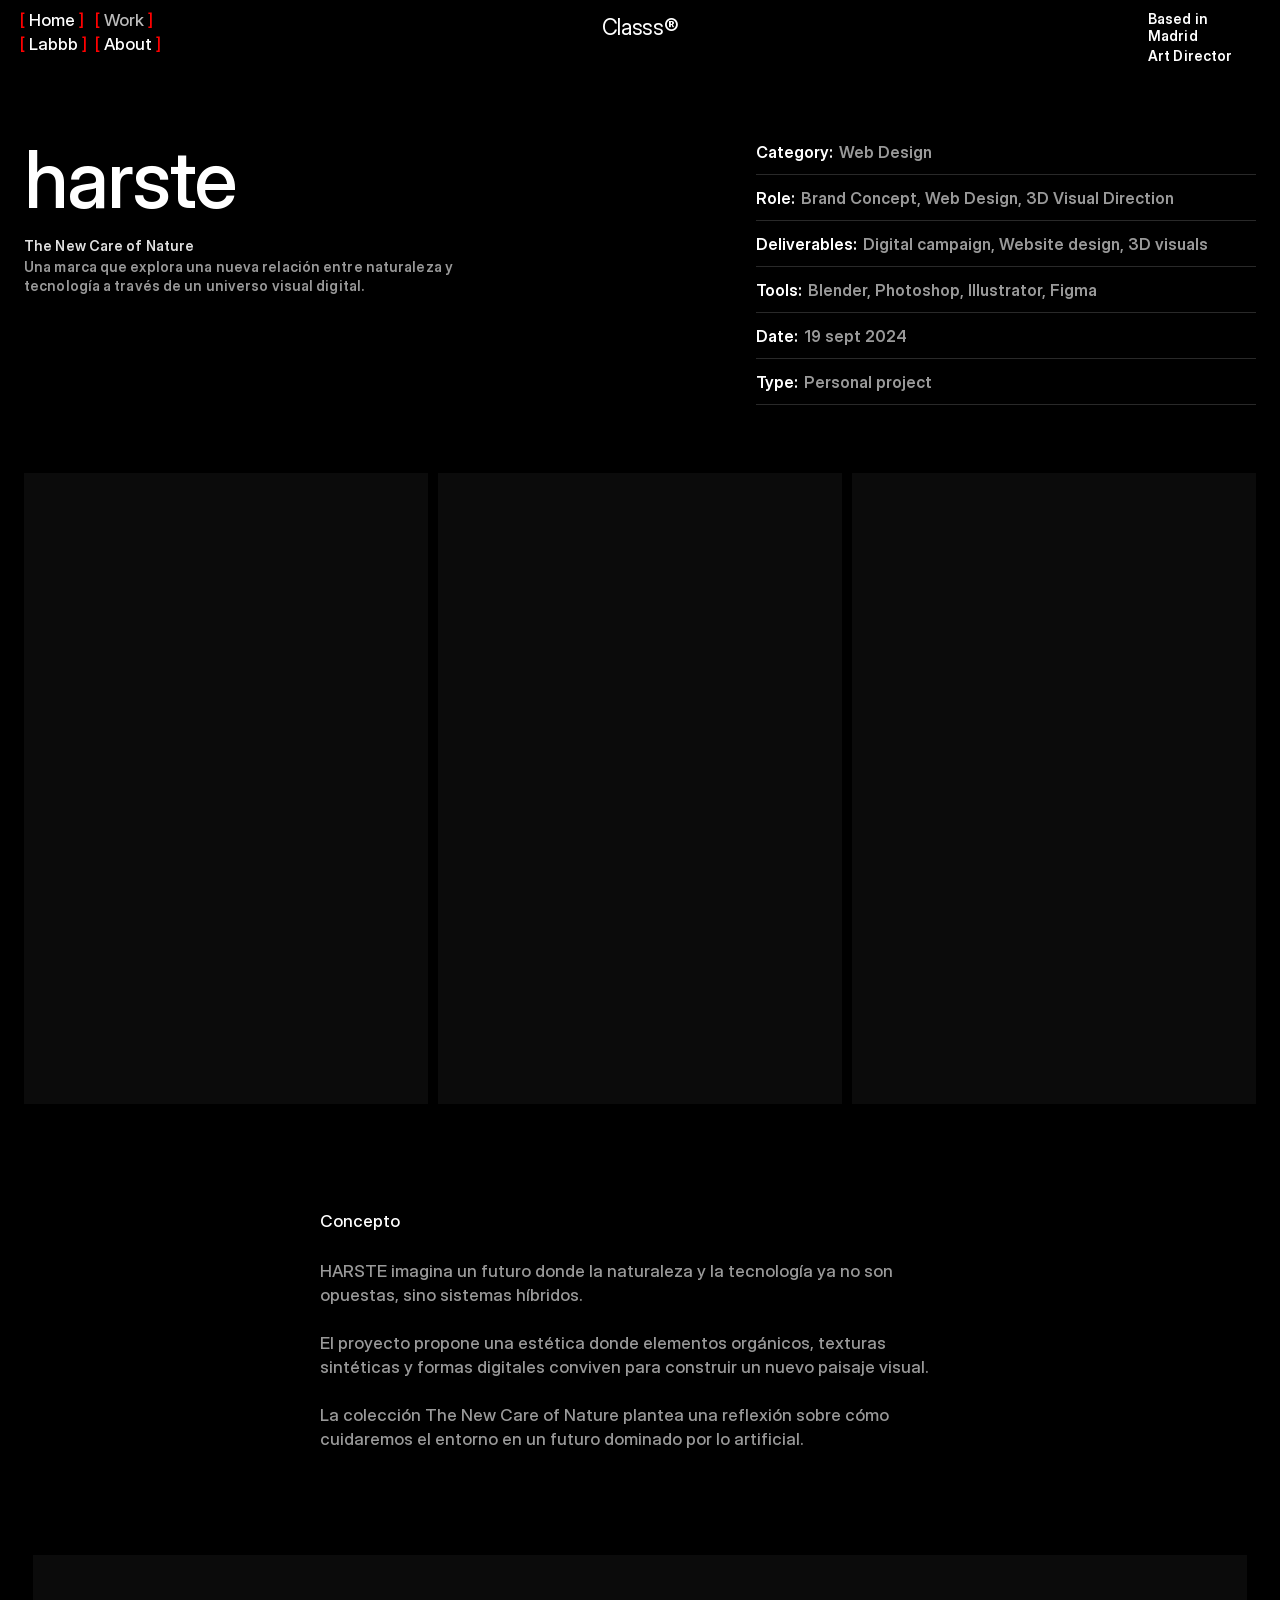
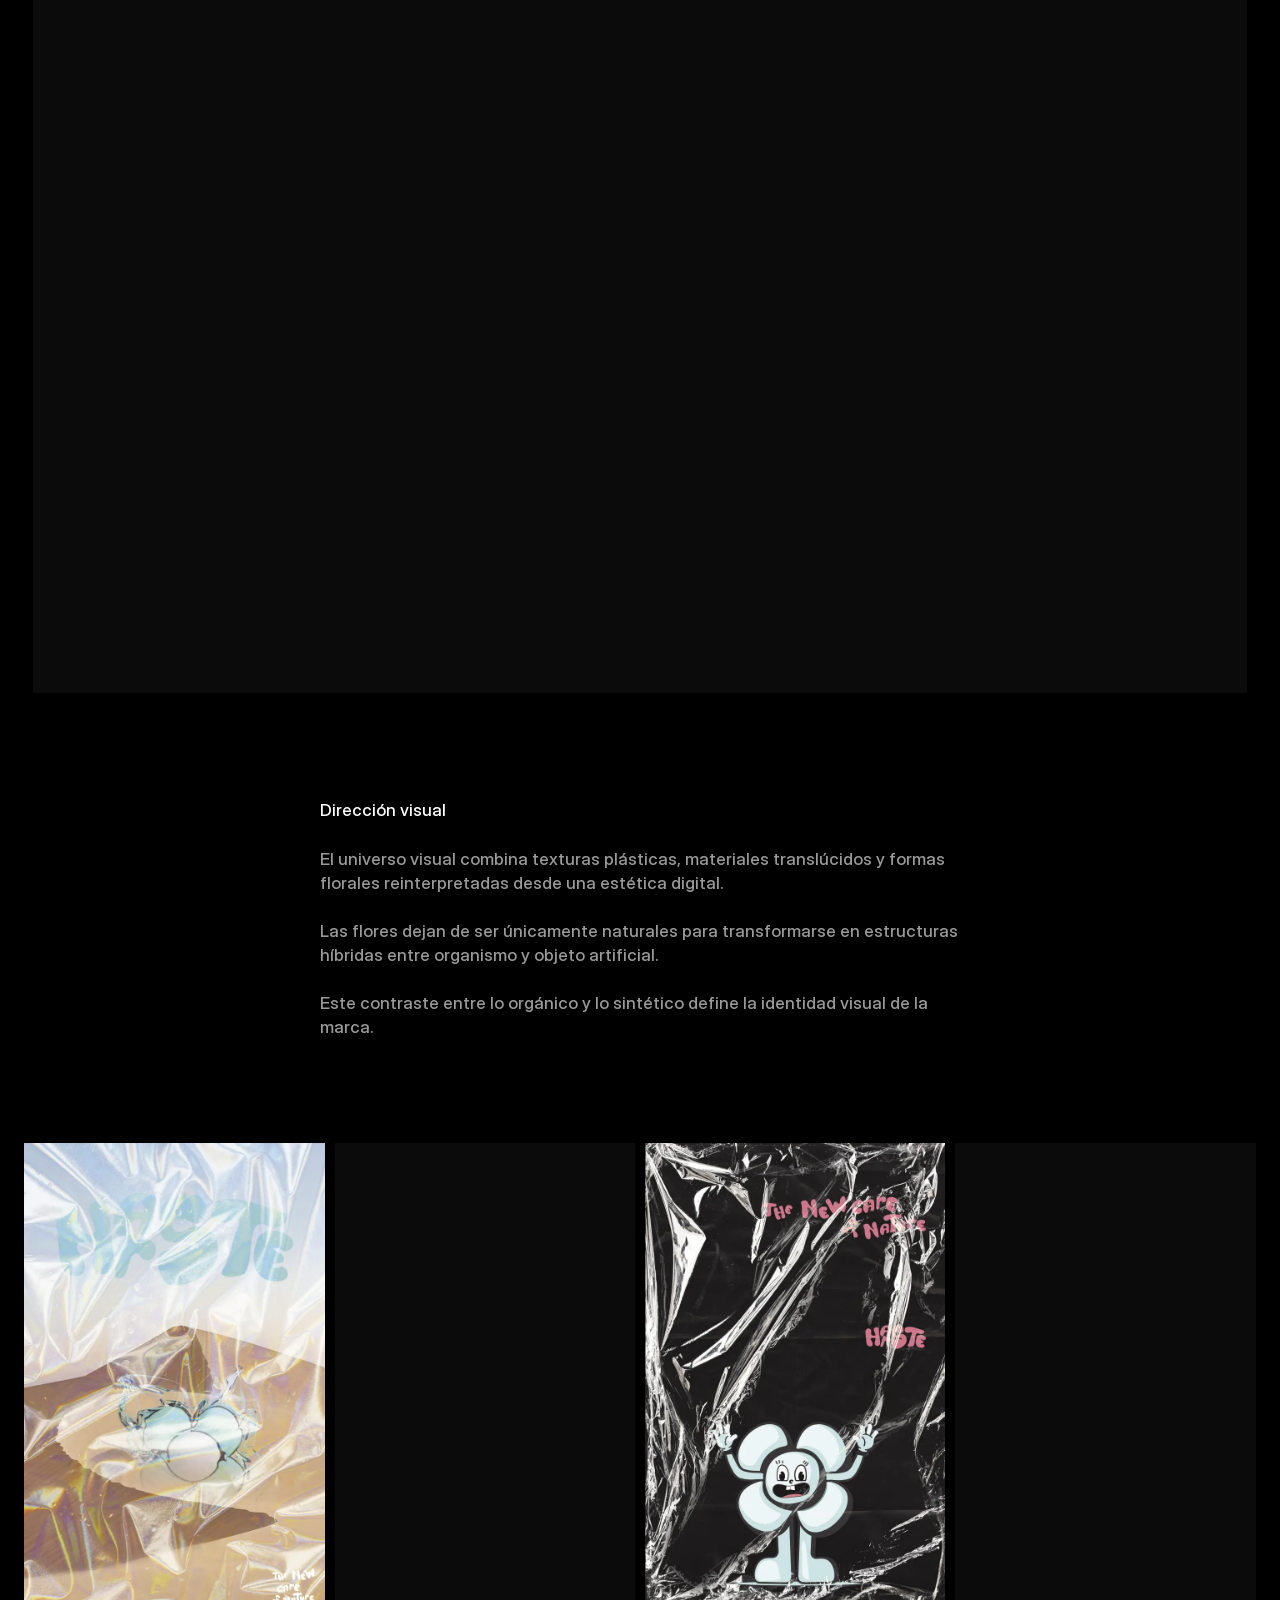
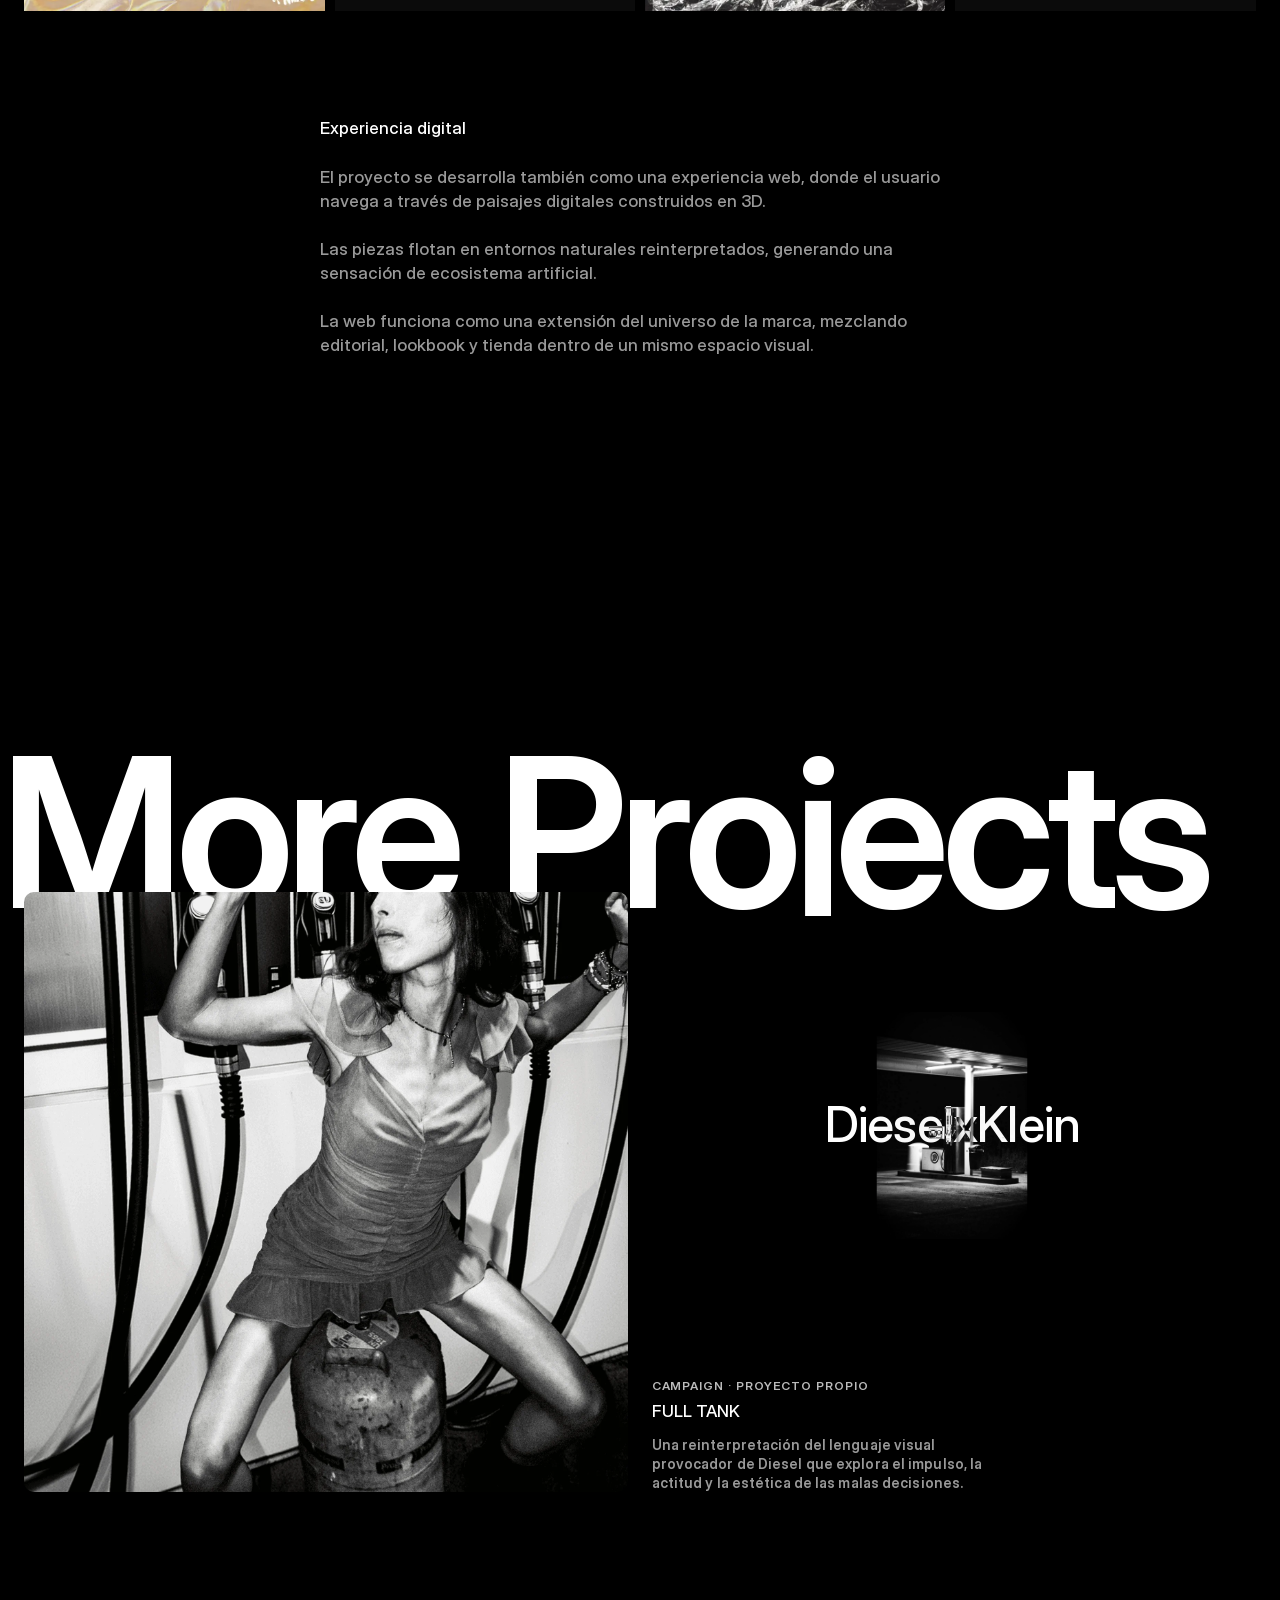
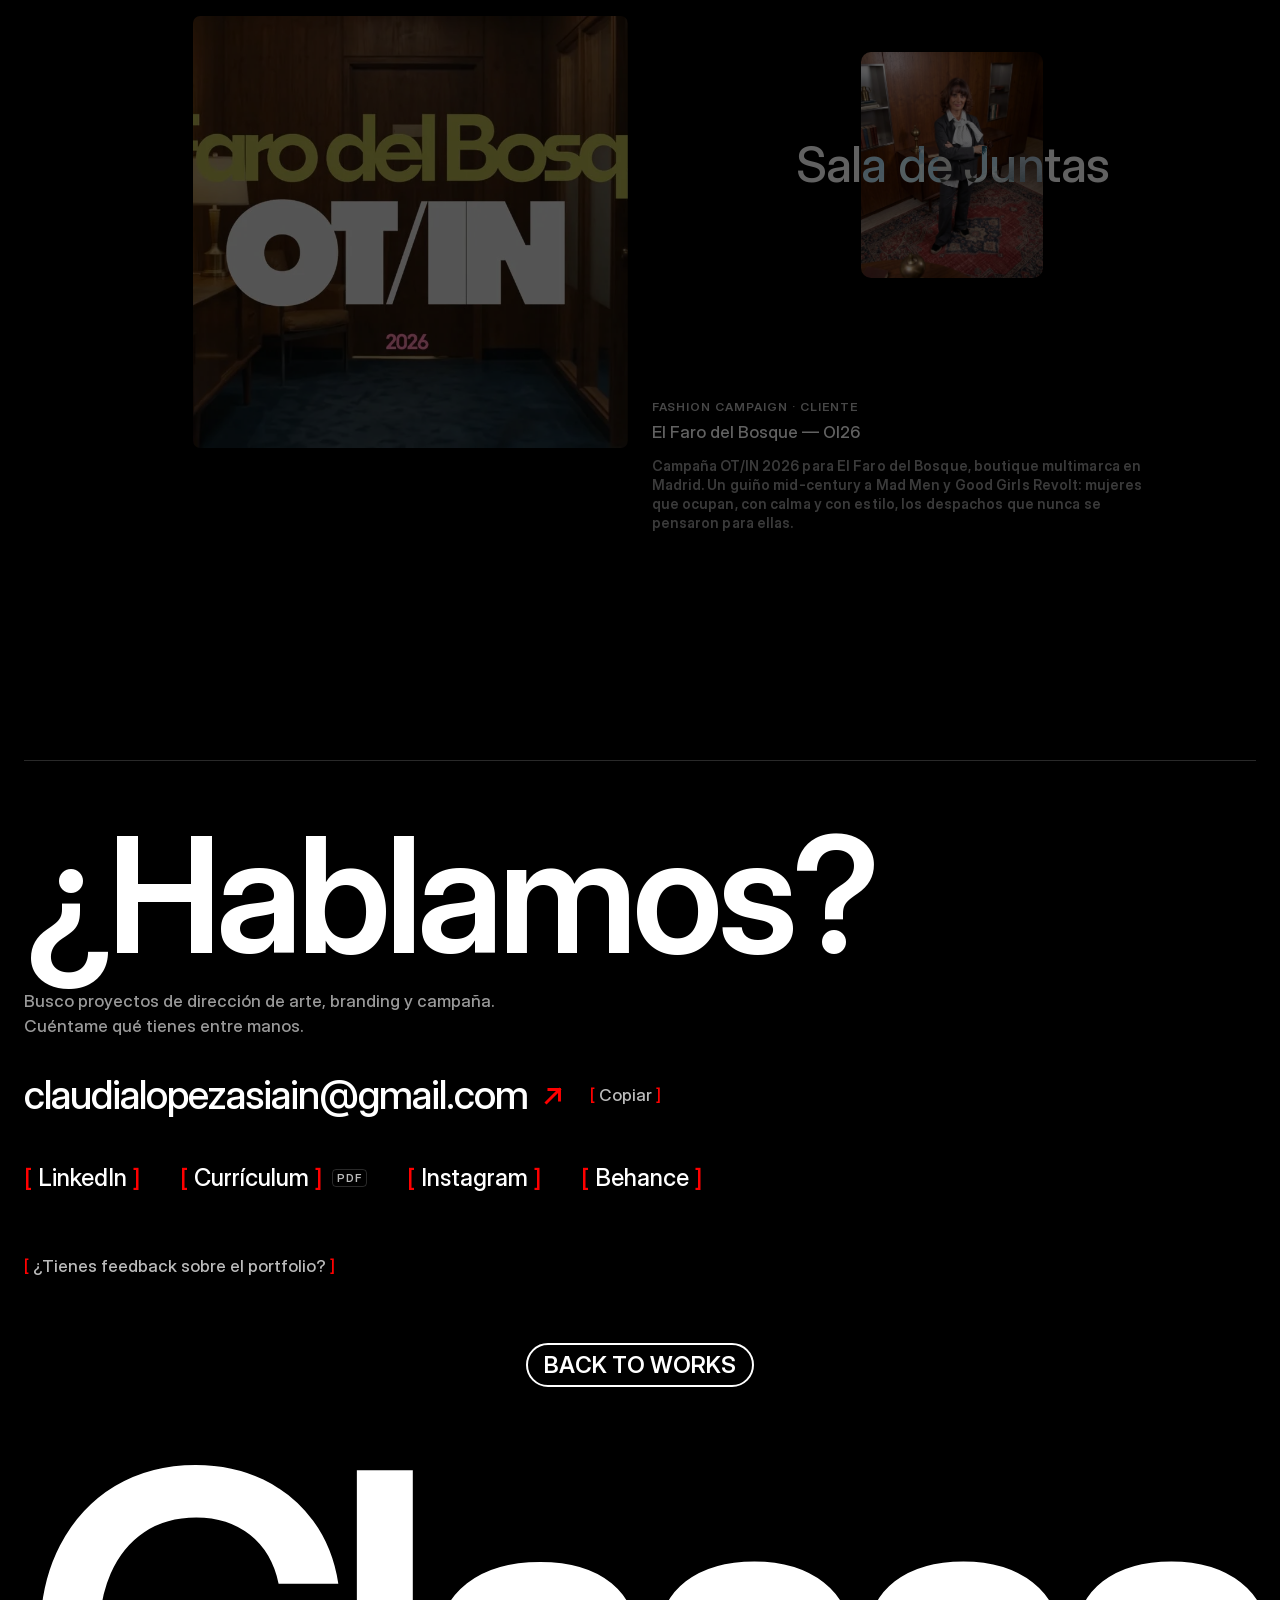
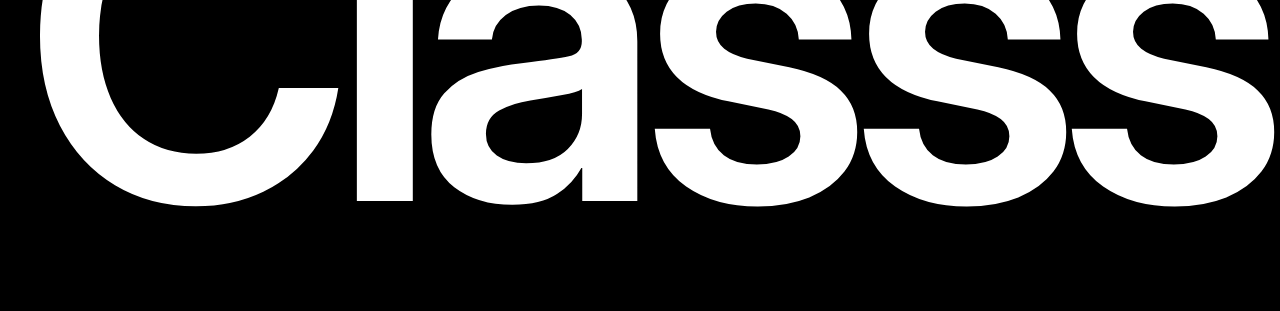
<file: article/harste/index.html>
<!doctype html>
<html lang="es">
<head>
  <meta charset="utf-8">
  <meta name="viewport" content="width=device-width, initial-scale=1, viewport-fit=cover">
  <meta name="theme-color" content="#000000">
  <title>harste — Classs®</title>
  <meta name="description" content="Una marca que explora una nueva relación entre naturaleza y tecnología a través de un universo visual digital.">
  <meta property="og:type" content="website">
  <meta property="og:title" content="harste — Classs®">
  <meta property="og:description" content="Una marca que explora una nueva relación entre naturaleza y tecnología a través de un universo visual digital.">
  <meta property="og:url" content="https://classsstudio.github.io/">
  <meta property="og:image" content="https://classsstudio.github.io/assets/img/og-classs.jpg">
  <meta property="og:image:width" content="1200">
  <meta property="og:image:height" content="630">
  <meta property="og:image:alt" content="Claudia López-Asiaín, Classs®">
  <meta name="twitter:card" content="summary_large_image">
  <meta name="twitter:image" content="https://classsstudio.github.io/assets/img/og-classs.jpg">
  <link rel="icon" href="../../favicon-32.png" sizes="32x32" type="image/png">
  <link rel="icon" href="../../favicon-16.png" sizes="16x16" type="image/png">
  <link rel="apple-touch-icon" href="../../apple-touch-icon.png">
  <link rel="preload" href="../../assets/fonts/InterDisplay-500.woff2" as="font" type="font/woff2" crossorigin>
  <link rel="preload" href="../../assets/fonts/InterDisplay-600.woff2" as="font" type="font/woff2" crossorigin>
  <link rel="stylesheet" href="../../css/style.css">
</head>
<body id="top">
  <header class="site-header">
    <nav class="site-nav" aria-label="Principal">
      <a href="../../"><span class="br">[</span> <span class="roll"><span>Home</span><span aria-hidden="true">Home</span></span> <span class="br">]</span></a>
      <a href="../../work/" aria-current="page"><span class="br">[</span> <span class="roll"><span>Work</span><span aria-hidden="true">Work</span></span> <span class="br">]</span></a>
      <a href="../../labbb/"><span class="br">[</span> <span class="roll"><span>Labbb</span><span aria-hidden="true">Labbb</span></span> <span class="br">]</span></a>
      <a href="../../about/"><span class="br">[</span> <span class="roll"><span>About</span><span aria-hidden="true">About</span></span> <span class="br">]</span></a>
    </nav>
    <a class="brand" href="../../"><span class="roll"><span>Classs®</span><span aria-hidden="true">Classs®</span></span></a>
    <div class="site-meta"><p>Based in Madrid</p><p>Art Director</p></div>
  </header>

<main>
  <section class="art-head">
    <div class="reveal">
      <h1>harste</h1>
      <p class="t-body sub">The New Care of Nature</p>
      <p class="t-body desc">Una marca que explora una nueva relación entre naturaleza y tecnología a través de un universo visual digital.</p>
    </div>
    <dl class="art-meta reveal" style="--d:.1s">
      <div><dt>Category:</dt><dd>Web Design</dd></div>
      <div><dt>Role:</dt><dd>Brand Concept, Web Design, 3D Visual Direction</dd></div>
      <div><dt>Deliverables:</dt><dd>Digital campaign, Website design, 3D visuals</dd></div>
      <div><dt>Tools:</dt><dd>Blender, Photoshop, Illustrator, Figma</dd></div>
      <div><dt>Date:</dt><dd>19 sept 2024</dd></div>
      <div><dt>Type:</dt><dd>Personal project</dd></div>
    </dl>
  </section>

  <section class="art-body">
    <div class="art-row" style="--a:1.9196;--n:3"><figure class="art-cover" style="--r:0.6399"><video src="../../assets/video/pL4UU5K0Y77a427w6DOrTAJjc.mp4" autoplay muted loop playsinline preload="auto" aria-label="harste, imagen 1 de 7"></video></figure><figure class="reveal" style="--r:0.6399"><video src="../../assets/video/2ENSK9Y9zIRejhitPfO9FKrwEQ.mp4" autoplay muted loop playsinline preload="metadata" aria-label="harste, imagen 2 de 7"></video></figure><figure class="reveal" style="--r:0.6399"><video src="../../assets/video/oD5DNG3T10i4porEgYxoaexQek.mp4" autoplay muted loop playsinline preload="metadata" aria-label="harste, imagen 3 de 7"></video></figure></div>
    <div class="art-text reveal"><h2>Concepto</h2><p>HARSTE imagina un futuro donde la naturaleza y la tecnología ya no son opuestas, sino sistemas híbridos.

El proyecto propone una estética donde elementos orgánicos, texturas sintéticas y formas digitales conviven para construir un nuevo paisaje visual.

La colección The New Care of Nature plantea una reflexión sobre cómo cuidaremos el entorno en un futuro dominado por lo artificial.</p></div>
    <div class="art-row" style="--a:1.6457;--n:1"><figure class="reveal" style="--r:1.6457"><video src="../../assets/video/g0GUSMZkjojbPCoeJxyD4WuMTxg.mp4" autoplay muted loop playsinline preload="metadata" aria-hidden="true"></video></figure></div>
    <div class="art-text reveal"><h2>Dirección visual</h2><p>El universo visual combina texturas plásticas, materiales translúcidos y formas florales reinterpretadas desde una estética digital.

Las flores dejan de ser únicamente naturales para transformarse en estructuras híbridas entre organismo y objeto artificial.

Este contraste entre lo orgánico y lo sintético define la identidad visual de la marca.</p></div>
    <div class="art-row" style="--a:2.5672;--n:4"><figure class="reveal" style="--r:0.6423"><img src="../../assets/img/13JQx4llC8wltB3fuBlcZtHWWH8.webp" alt="harste, imagen 4 de 7" loading="lazy" decoding="async"></figure><figure class="reveal" style="--r:0.6404"><video src="../../assets/video/bK2hCqMJAFNdd9ZINczReN6i0.mp4" autoplay muted loop playsinline preload="metadata" aria-label="harste, imagen 5 de 7"></video></figure><figure class="reveal" style="--r:0.6423"><img src="../../assets/img/IzQUzsDxuQMlOVLlLRhXddsQ.webp" alt="harste, imagen 6 de 7" loading="lazy" decoding="async"></figure><figure class="reveal" style="--r:0.6423"><video src="../../assets/video/JywkOF5ViD462bSv6Is4iSivuo.mp4" autoplay muted loop playsinline preload="metadata" aria-label="harste, imagen 7 de 7"></video></figure></div>
    <div class="art-text reveal"><h2>Experiencia digital</h2><p>El proyecto se desarrolla también como una experiencia web, donde el usuario navega a través de paisajes digitales construidos en 3D.

Las piezas flotan en entornos naturales reinterpretados, generando una sensación de ecosistema artificial.

La web funciona como una extensión del universo de la marca, mezclando editorial, lookbook y tienda dentro de un mismo espacio visual.</p></div>
  </section>

  <section class="more-sec" aria-labelledby="more-title">
    <h2 id="more-title" class="sr-only">Más proyectos</h2>
    <div class="more-marquee" aria-hidden="true"><div class="track"><p>More Projects</p><p>More Projects</p><p>More Projects</p><p>More Projects</p></div></div>
    <div class="projects">
      <a class="project" href="../../article/dieselxklein/">
        <div class="project-media"><img src="../../assets/img/LYKphccRYRNEZkTS09TrzSjU8yk.webp" alt="DieselxKlein, portada del proyecto" loading="lazy" decoding="async"></div>
        <div class="project-info">
          <div class="project-thumb" style="--tw:151px;--th:227px"><img src="../../assets/img/3tcWvYw1ftN162N5wiyQtEESY8.webp" alt="" loading="lazy" decoding="async"></div>
          <h3 class="project-title">DieselxKlein</h3>
          <div class="project-text">
            <p class="project-meta"><span class="project-name">DieselxKlein</span><span class="project-cat">Campaign · Proyecto propio</span></p>
            <p class="t-p">FULL TANK</p>
            <p class="t-body">Una reinterpretación del lenguaje visual provocador de Diesel que explora el impulso, la actitud y la estética de las malas decisiones.</p>
          </div>
        </div>
      </a>
      <a class="project project--wide-text" href="../../article/saladejuntas/">
        <div class="project-media"><video src="../../assets/video/sala-de-juntas.mp4" poster="../../assets/img/saladejuntas/video-poster.webp" autoplay muted loop playsinline preload="metadata" aria-label="Vídeo de campaña Sala de Juntas, OT/IN 2026"></video></div>
        <div class="project-info">
          <div class="project-thumb" style="--tw:182px;--th:226px"><img src="../../assets/img/saladejuntas/02.webp" alt="" loading="lazy" decoding="async"></div>
          <h3 class="project-title">Sala de Juntas</h3>
          <div class="project-text">
            <p class="project-meta"><span class="project-name">Sala de Juntas</span><span class="project-cat">Fashion Campaign · Cliente</span></p>
            <p class="t-p">El Faro del Bosque — OI26</p>
            <p class="t-body">Campaña OT/IN 2026 para El Faro del Bosque, boutique multimarca en Madrid. Un guiño mid-century a Mad Men y Good Girls Revolt: mujeres que ocupan, con calma y con estilo, los despachos que nunca se pensaron para ellas.</p>
          </div>
        </div>
      </a>
    </div>
  </section>
</main>

  <section class="info-sec" id="info" aria-labelledby="info-title">
    <div class="hire reveal">
      <h2 id="info-title" class="hire-title">¿Hablamos?</h2>
      <p class="hire-lead t-p">Busco proyectos de dirección de arte, branding y campaña. Cuéntame qué tienes entre manos.</p>
      <div class="hire-mail-row">
        <a class="hire-mail" href="mailto:claudialopezasiain@gmail.com"><span class="roll"><span>claudialopezasiain@gmail.com</span><span aria-hidden="true">claudialopezasiain@gmail.com</span></span><svg class="arrow" viewBox="0 0 16 16" aria-hidden="true" fill="none" stroke="currentColor" stroke-width="1.8" stroke-linecap="square"><path d="M4 12 12 4M5.5 4H12v6.5"/></svg></a>
        <button class="copy-mail" type="button" data-copy="claudialopezasiain@gmail.com"><span class="br">[</span> <span class="copy-label">Copiar</span> <span class="br">]</span></button>
        <span class="copy-status sr-only" aria-live="polite"></span>
      </div>
    <ul class="contact-links">
      <li><a href="https://www.linkedin.com/in/claudial%C3%B3pezasia%C3%ADnseco/" target="_blank" rel="noopener"><span class="br">[</span> <span class="roll"><span>LinkedIn</span><span aria-hidden="true">LinkedIn</span></span> <span class="br">]</span></a></li>
      <li><a href="../../cv/claudia-lopez-asiain-cv-2026.pdf" target="_blank" rel="noopener"><span class="br">[</span> <span class="roll"><span>Currículum</span><span aria-hidden="true">Currículum</span></span> <span class="br">]</span><small>PDF</small></a></li>
      <li><a href="https://www.instagram.com/classs.studio" target="_blank" rel="noopener"><span class="br">[</span> <span class="roll"><span>Instagram</span><span aria-hidden="true">Instagram</span></span> <span class="br">]</span></a></li>
      <li><a href="https://www.behance.net/claudialopezasiain" target="_blank" rel="noopener"><span class="br">[</span> <span class="roll"><span>Behance</span><span aria-hidden="true">Behance</span></span> <span class="br">]</span></a></li>
    </ul>
    </div>
    <details class="feedback reveal">
      <summary><span class="br">[</span> ¿Tienes feedback sobre el portfolio? <span class="br">]</span></summary>
      <form data-mail="claudialopezasiain@gmail.com" novalidate>
        <label>Tu comentario
          <textarea name="feedback" rows="5" placeholder="Escribe aquí tu opinión, idea o sugerencia…"></textarea>
        </label>
        <button type="submit">Abrir mi correo para enviarlo</button>
        <p class="note" aria-live="polite"></p>
      </form>
    </details>
    <div class="center"><a class="pill" href="../../work/" aria-label="BACK TO WORKS"><span class="chars" aria-label="BACK TO WORKS"><span aria-hidden="true" style="--i:0" data-c="B">B</span><span aria-hidden="true" style="--i:1" data-c="A">A</span><span aria-hidden="true" style="--i:2" data-c="C">C</span><span aria-hidden="true" style="--i:3" data-c="K">K</span><span aria-hidden="true" style="--i:4" data-c=" "> </span><span aria-hidden="true" style="--i:5" data-c="T">T</span><span aria-hidden="true" style="--i:6" data-c="O">O</span><span aria-hidden="true" style="--i:7" data-c=" "> </span><span aria-hidden="true" style="--i:8" data-c="W">W</span><span aria-hidden="true" style="--i:9" data-c="O">O</span><span aria-hidden="true" style="--i:10" data-c="R">R</span><span aria-hidden="true" style="--i:11" data-c="K">K</span><span aria-hidden="true" style="--i:12" data-c="S">S</span></span></a></div>
  </section>
  <footer class="site-footer">
    <span class="fit" aria-hidden="true">Classs</span>
  </footer>

  <script src="../../js/main.js" defer></script>
</body>
</html>
</file>
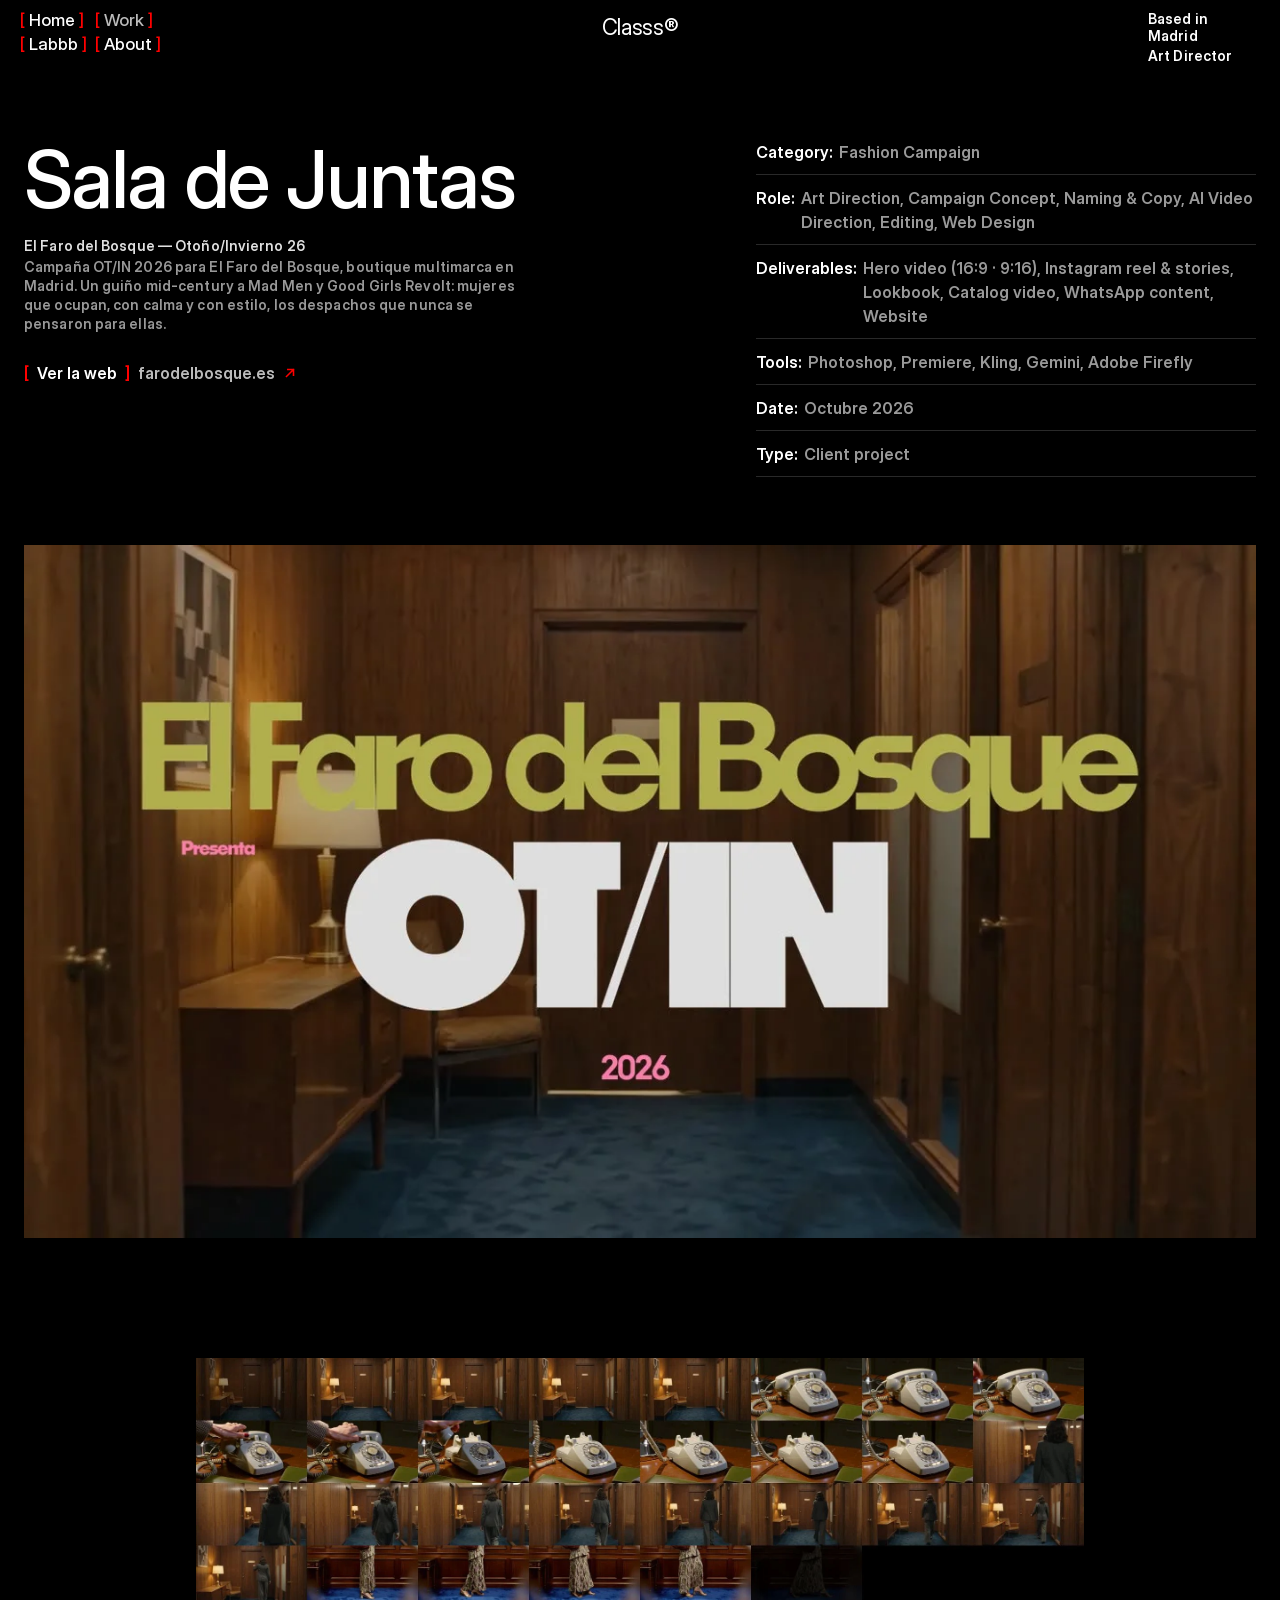
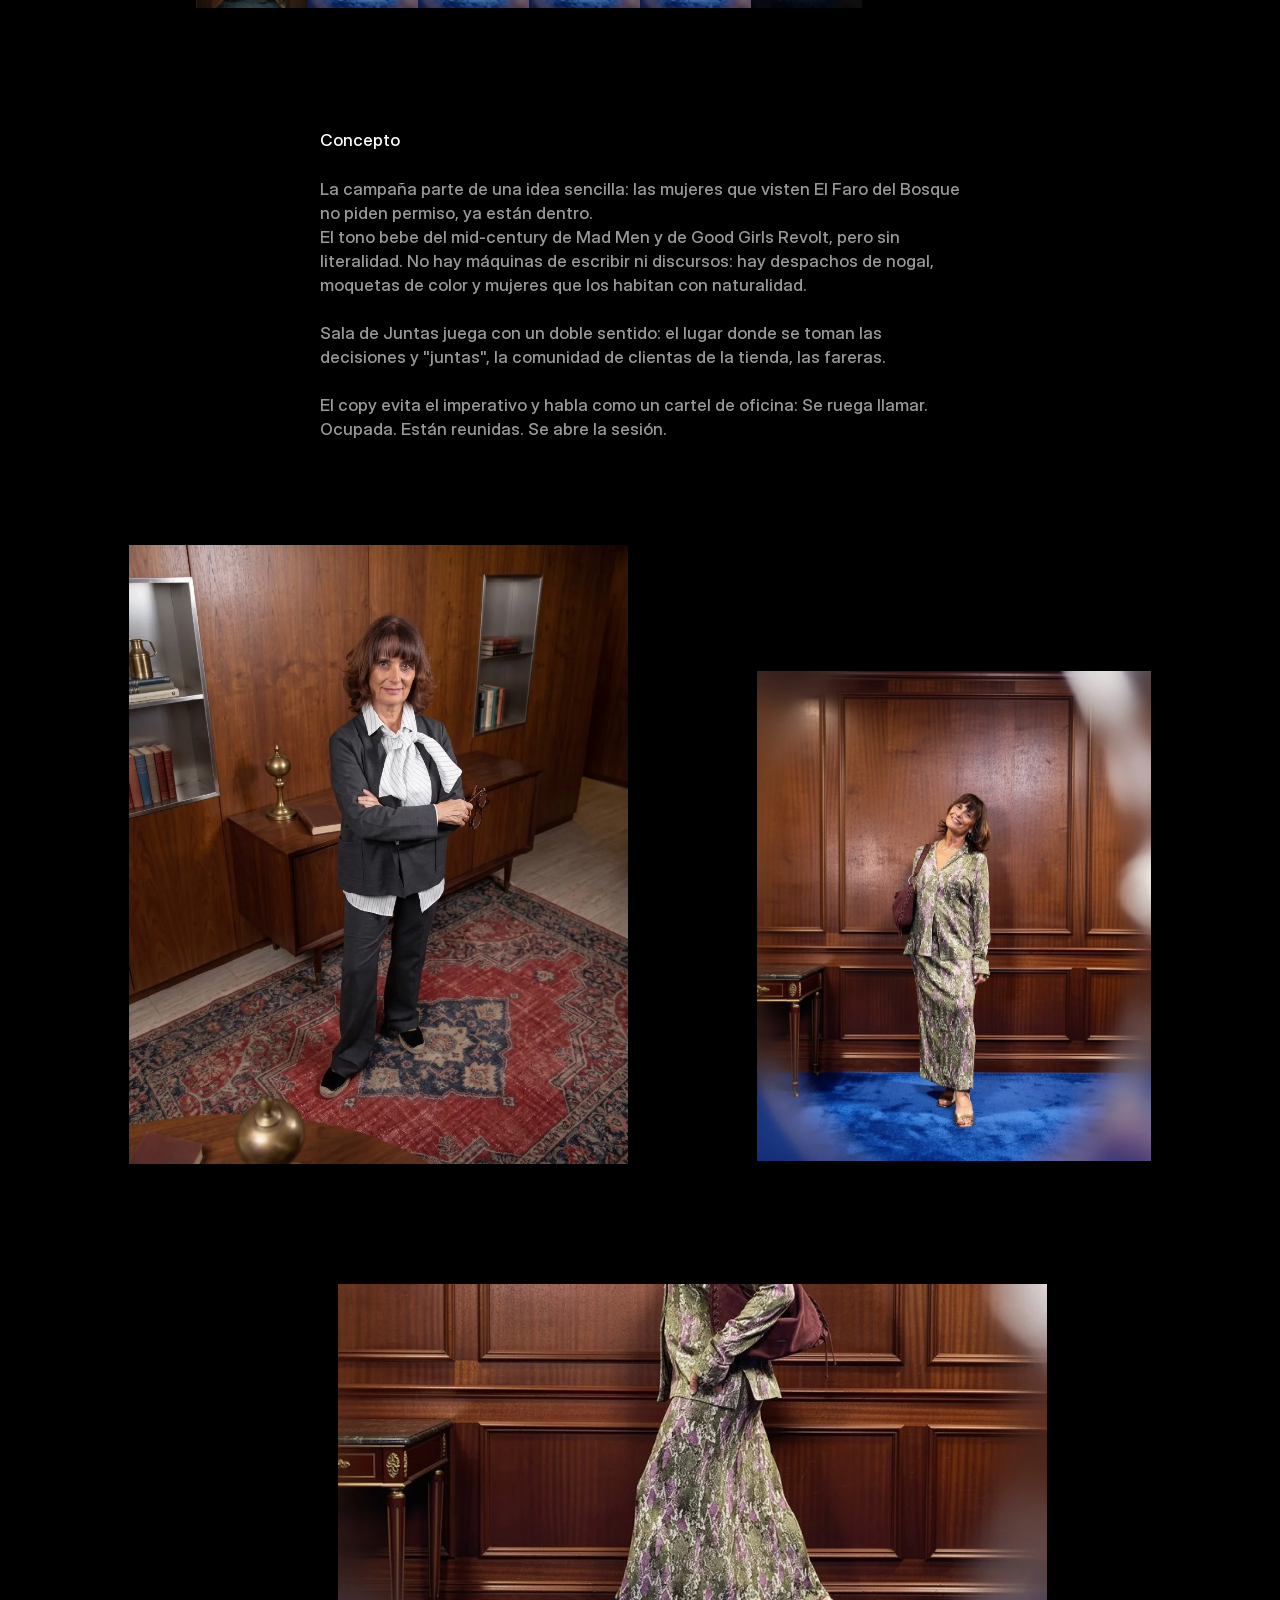
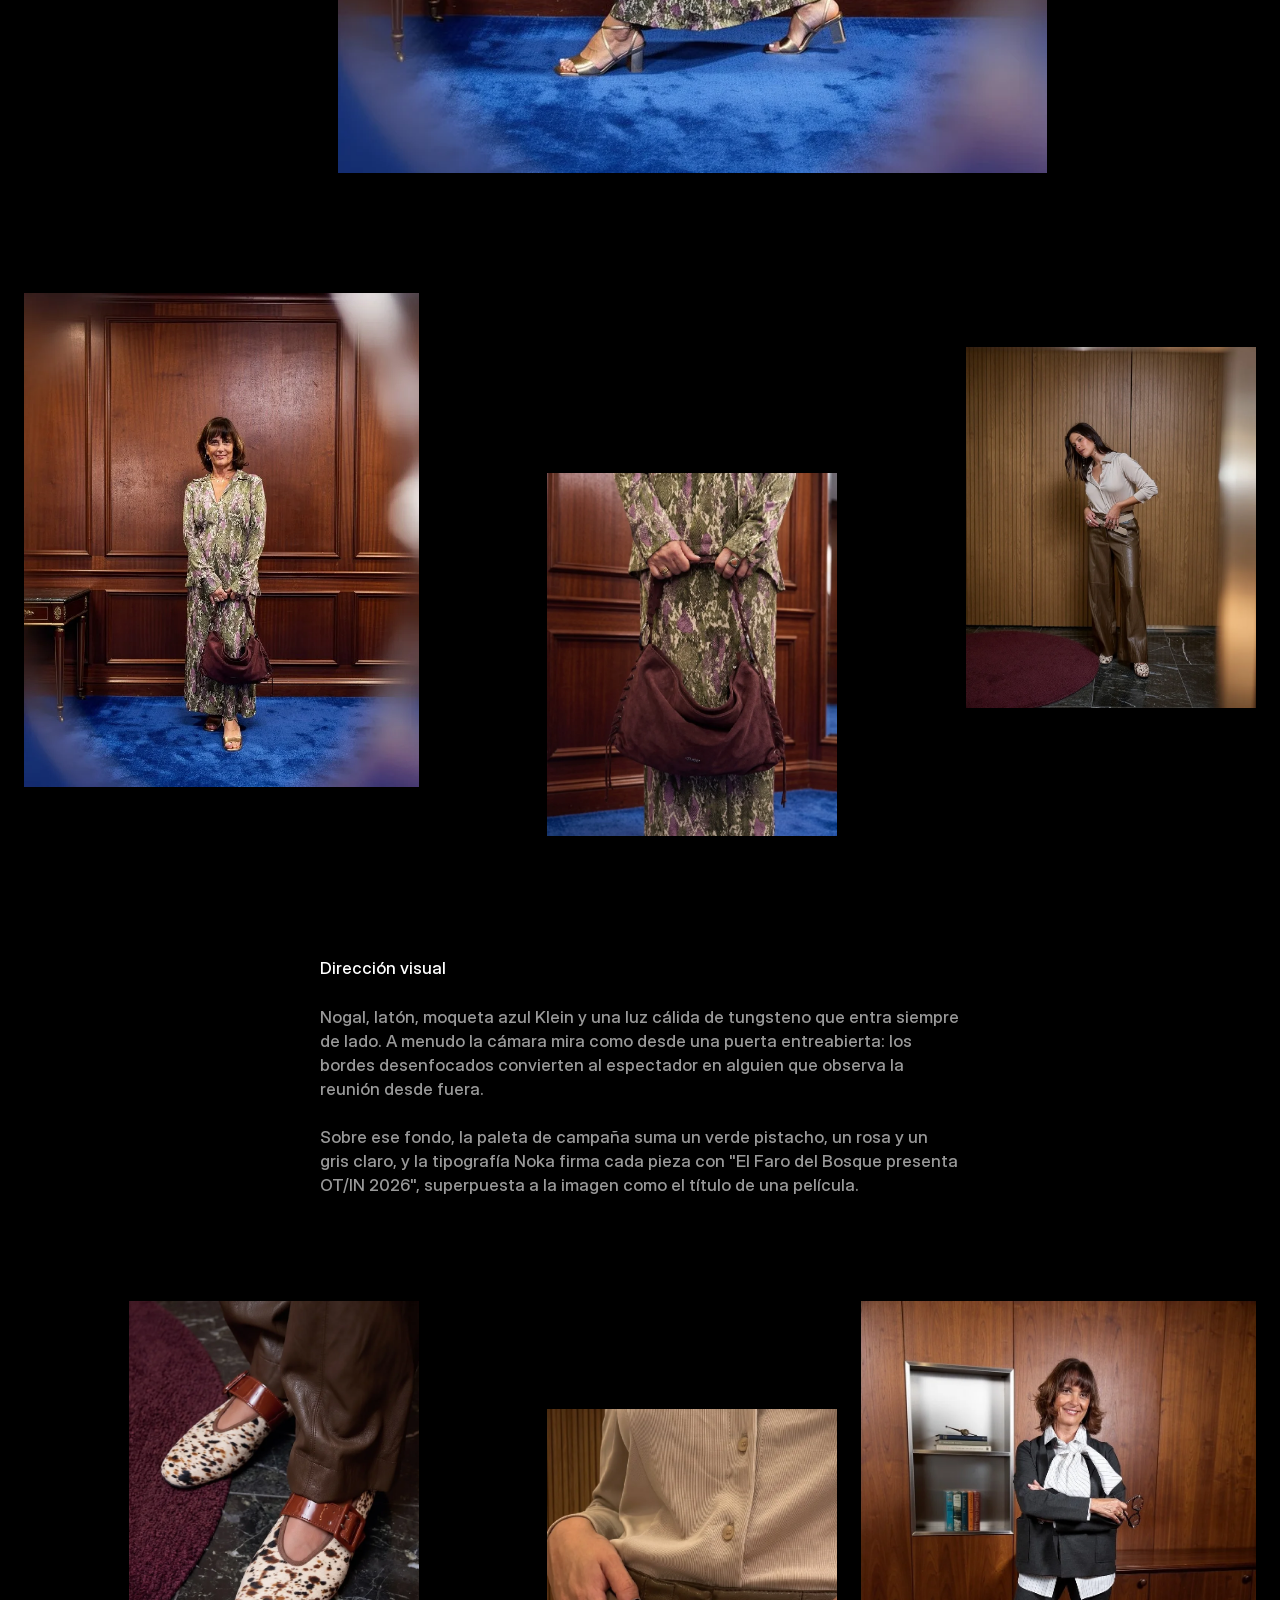
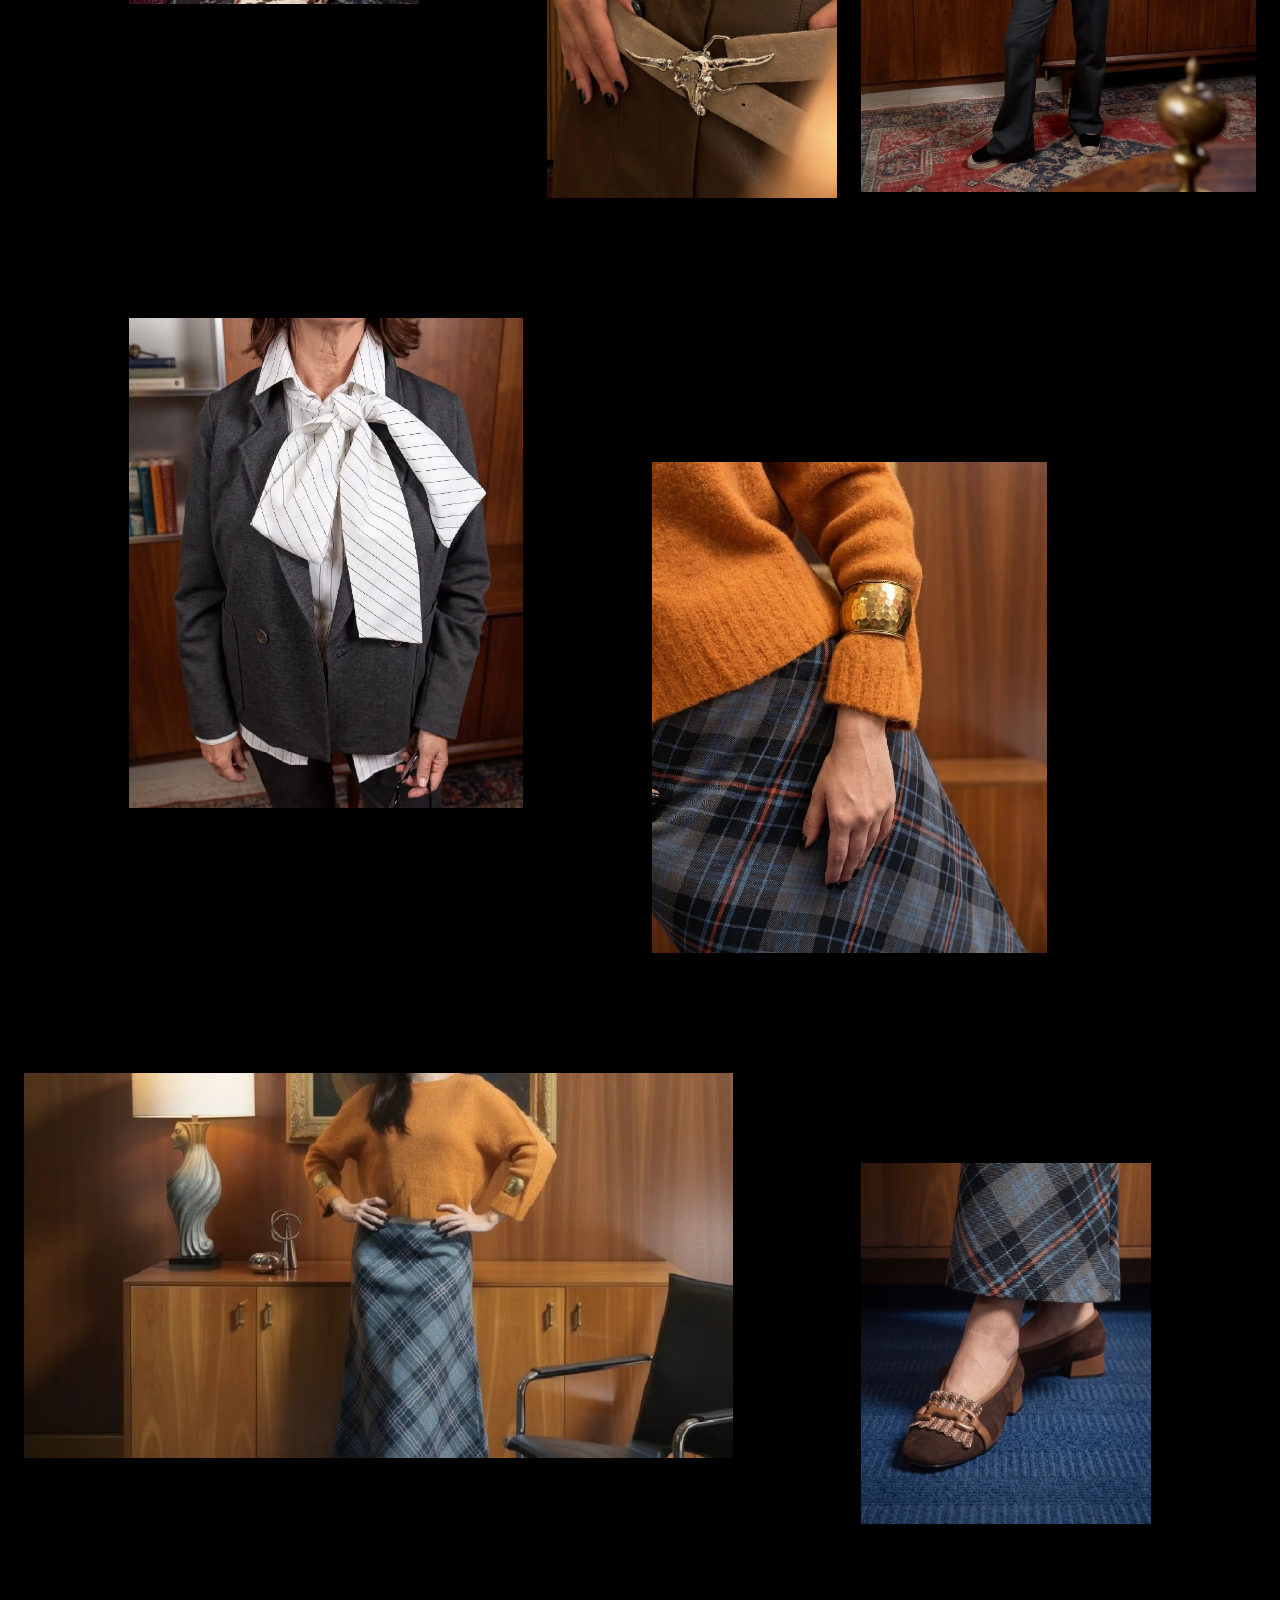
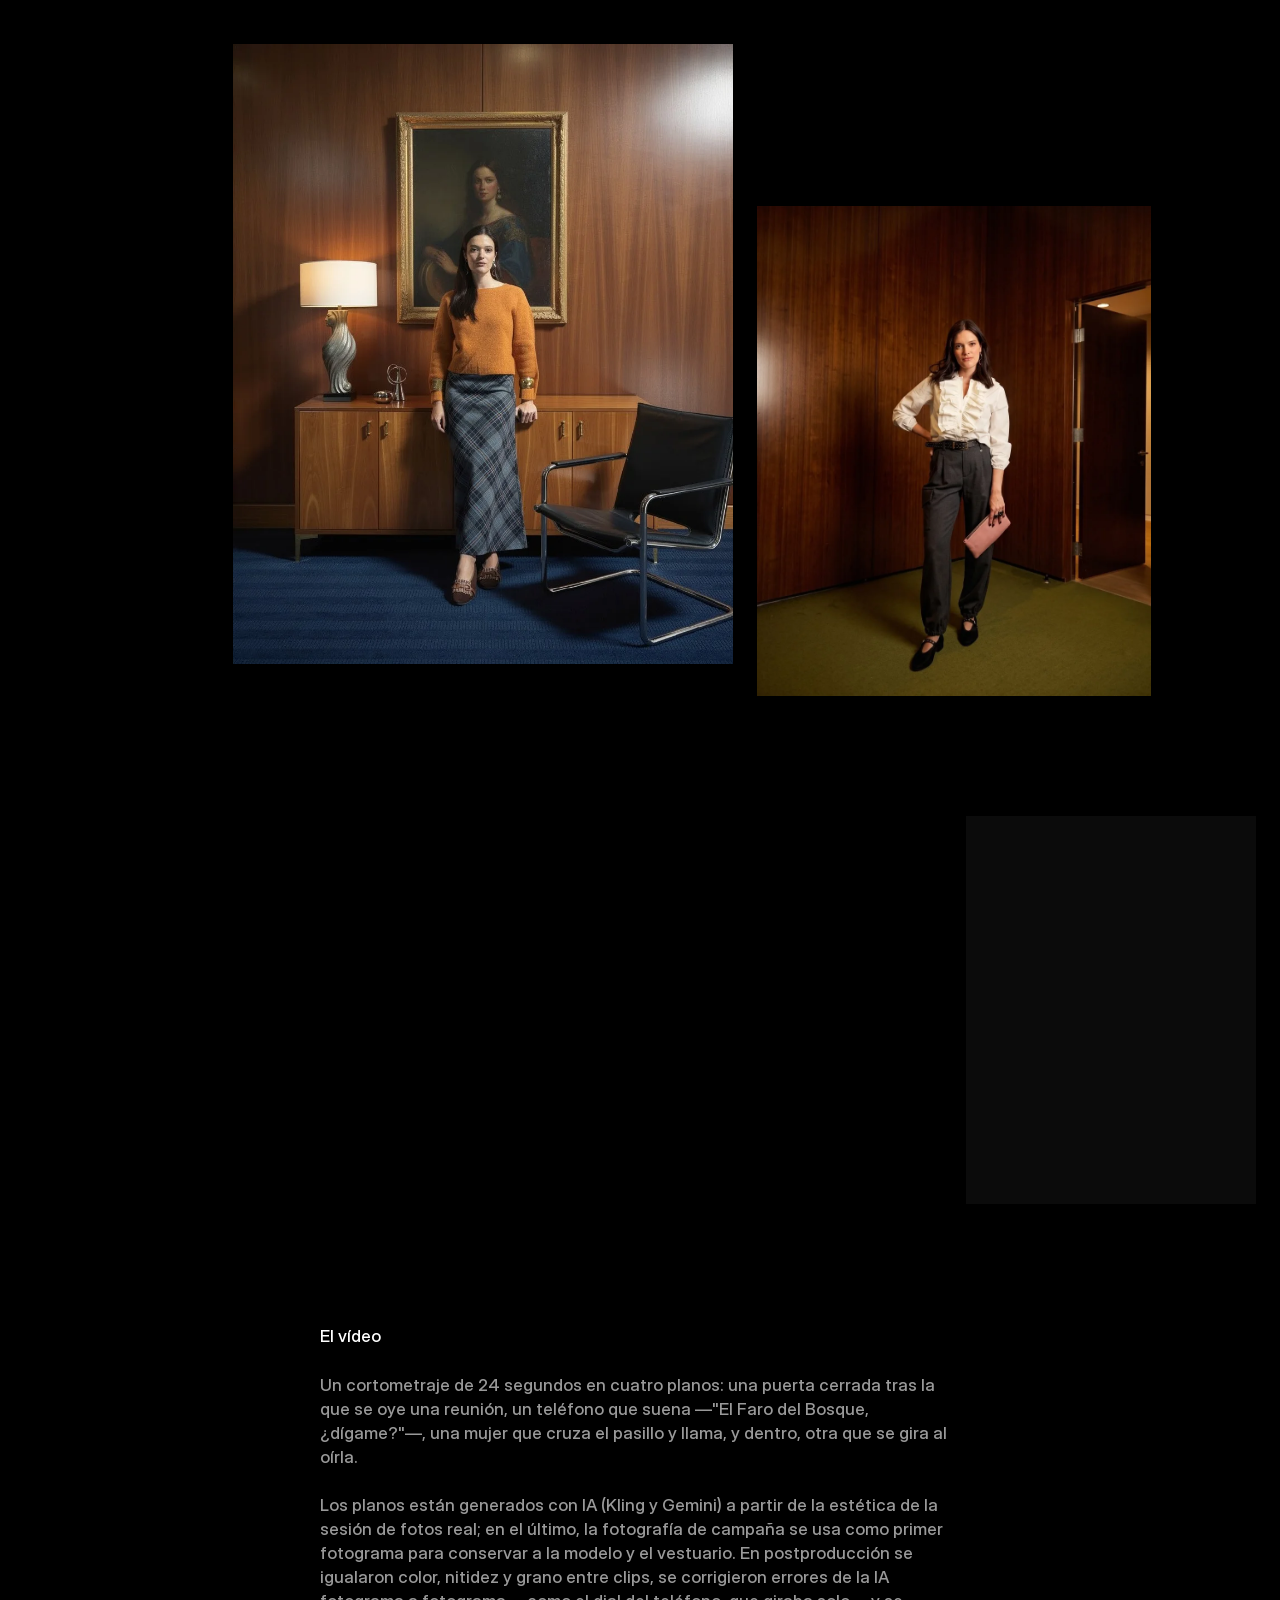
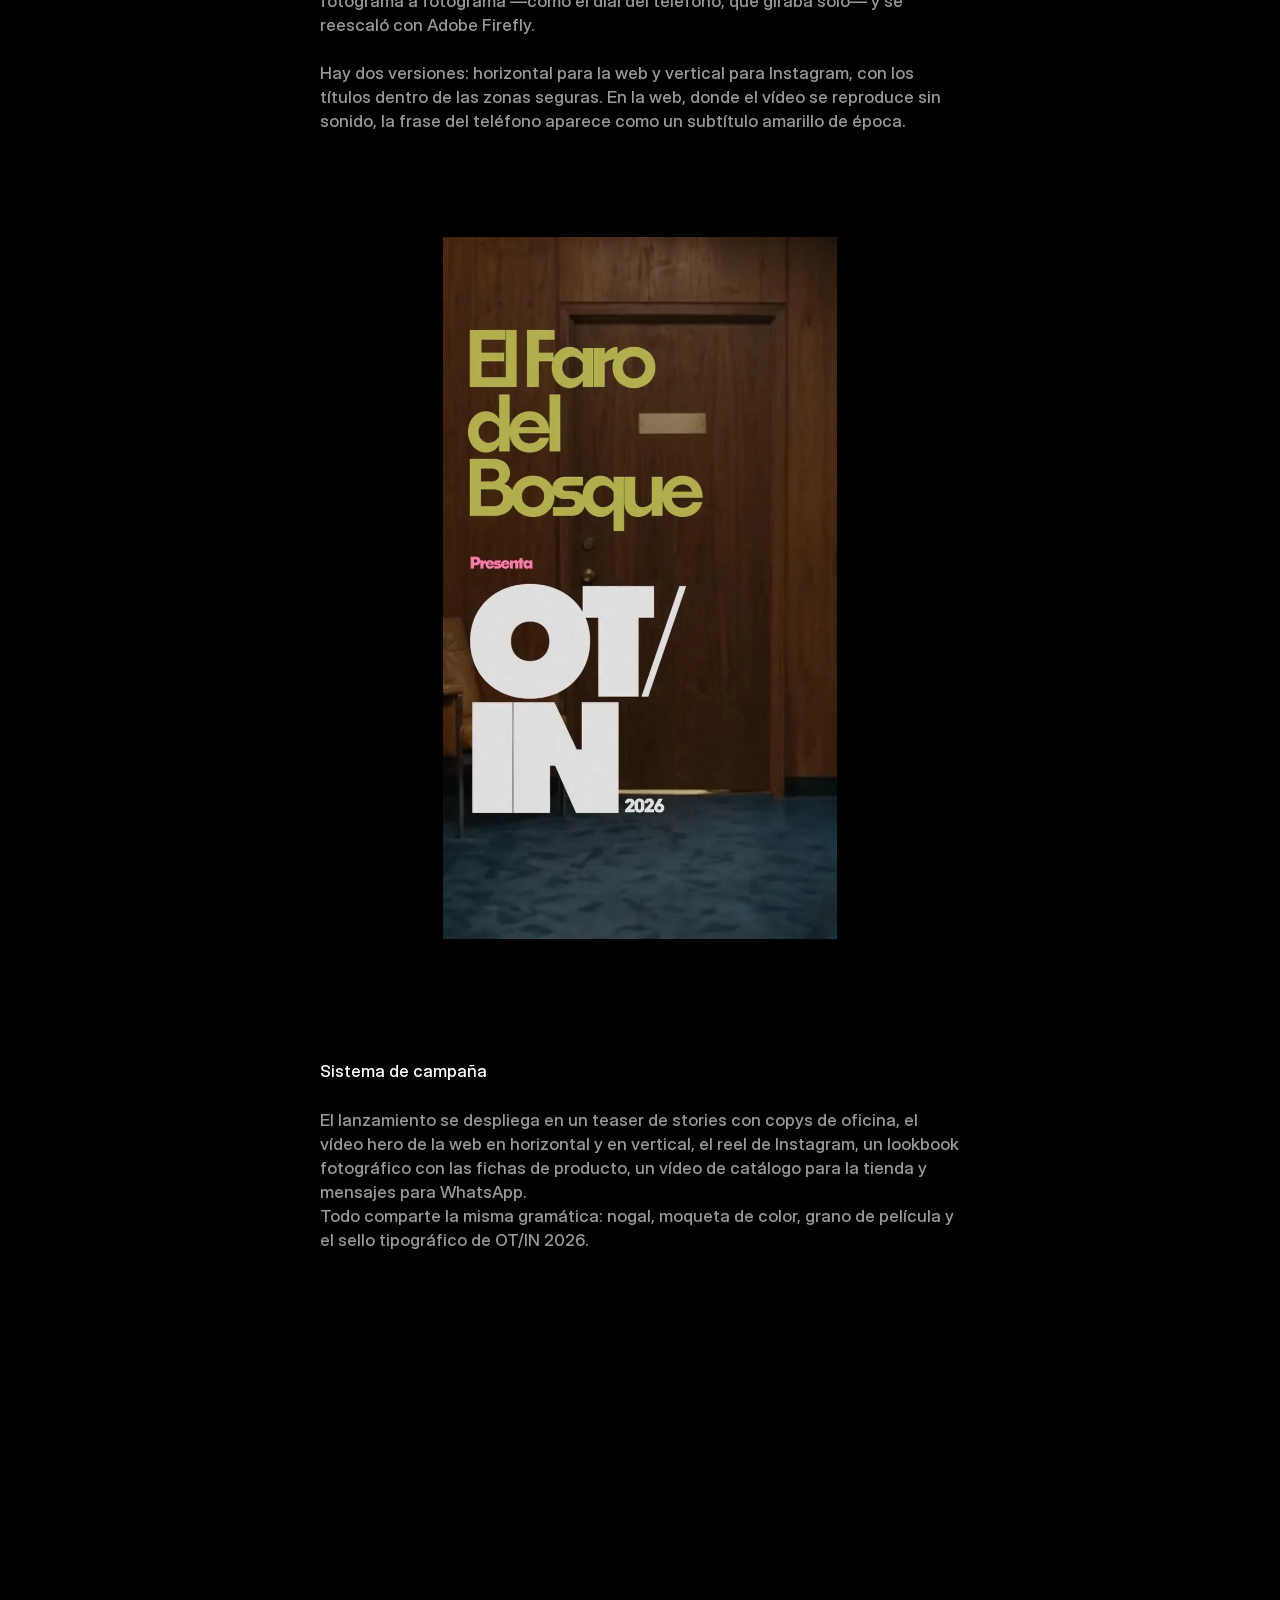
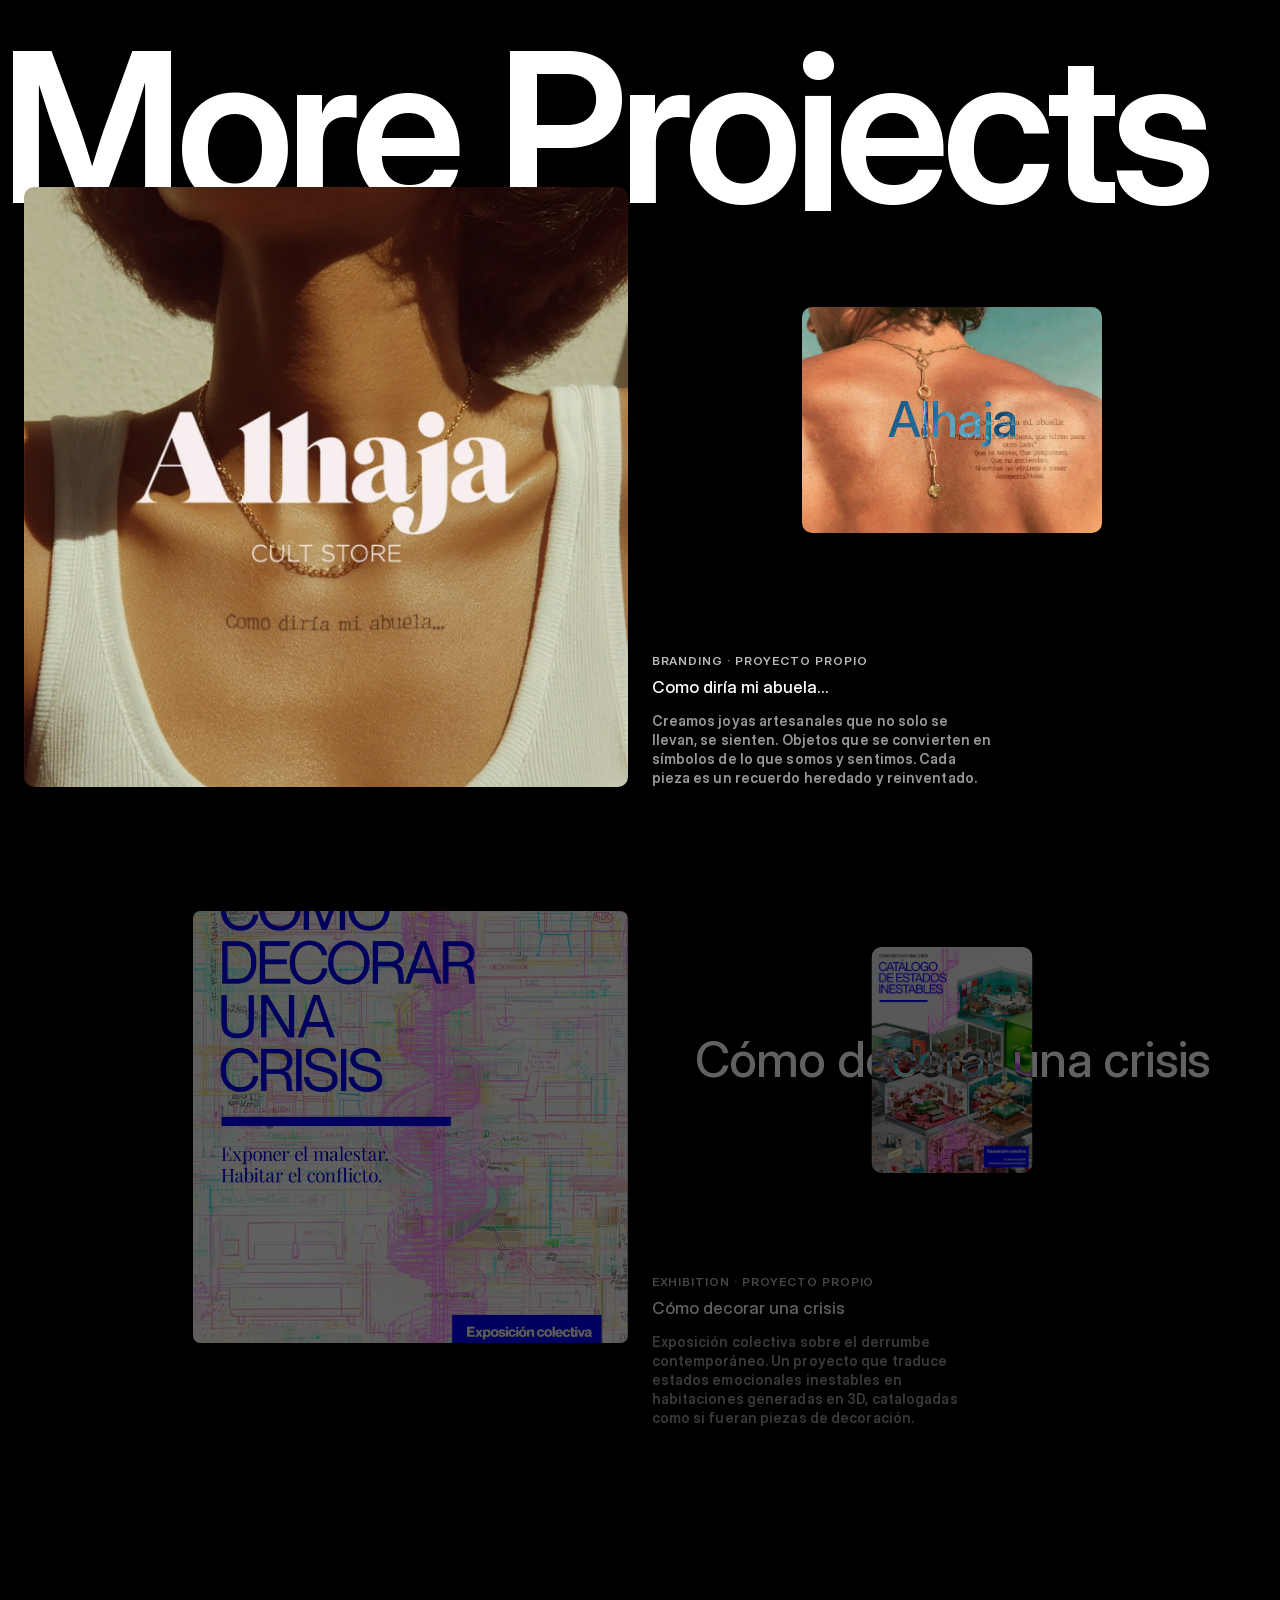
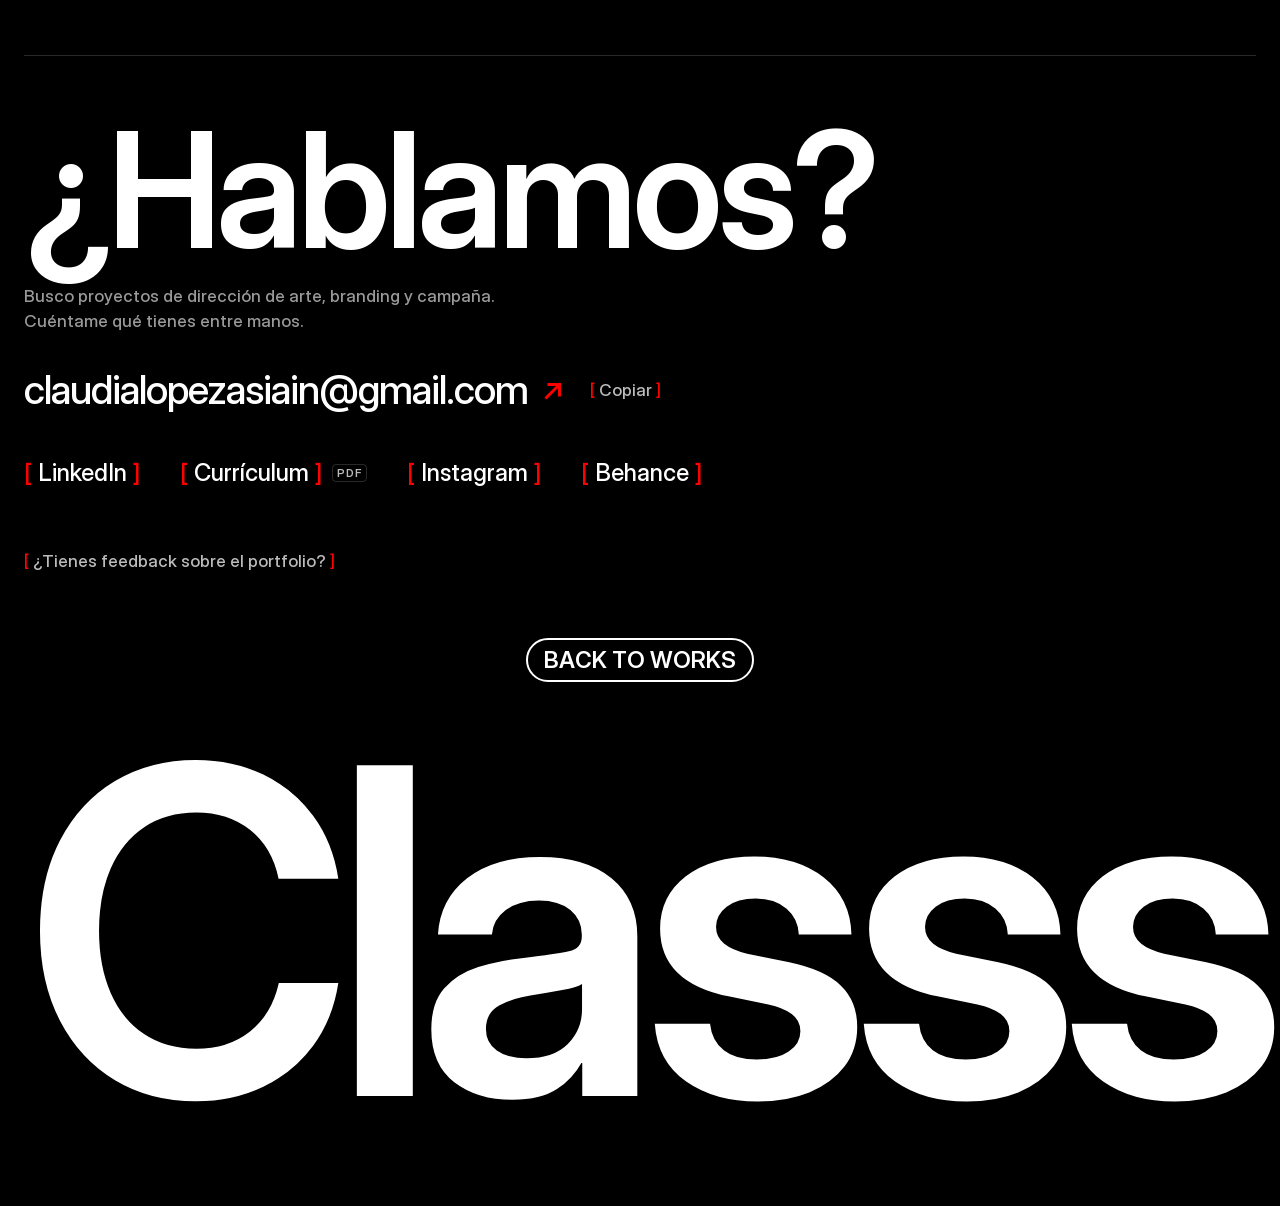
<file: article/saladejuntas/index.html>
<!doctype html>
<html lang="es">
<head>
  <meta charset="utf-8">
  <meta name="viewport" content="width=device-width, initial-scale=1, viewport-fit=cover">
  <meta name="theme-color" content="#000000">
  <title>Sala de Juntas — Classs®</title>
  <meta name="description" content="Campaña OT/IN 2026 para El Faro del Bosque, boutique multimarca en Madrid. Un guiño mid-century a Mad Men y Good Girls Revolt: mujeres que ocupan, con calma y con estilo, los despachos que nunca se pensaron para ellas.">
  <meta property="og:type" content="website">
  <meta property="og:title" content="Sala de Juntas — Classs®">
  <meta property="og:description" content="Campaña OT/IN 2026 para El Faro del Bosque, boutique multimarca en Madrid. Un guiño mid-century a Mad Men y Good Girls Revolt: mujeres que ocupan, con calma y con estilo, los despachos que nunca se pensaron para ellas.">
  <meta property="og:url" content="https://classsstudio.github.io/">
  <meta property="og:image" content="https://classsstudio.github.io/assets/img/og-classs.jpg">
  <meta property="og:image:width" content="1200">
  <meta property="og:image:height" content="630">
  <meta property="og:image:alt" content="Claudia López-Asiaín, Classs®">
  <meta name="twitter:card" content="summary_large_image">
  <meta name="twitter:image" content="https://classsstudio.github.io/assets/img/og-classs.jpg">
  <link rel="icon" href="../../favicon-32.png" sizes="32x32" type="image/png">
  <link rel="icon" href="../../favicon-16.png" sizes="16x16" type="image/png">
  <link rel="apple-touch-icon" href="../../apple-touch-icon.png">
  <link rel="preload" href="../../assets/fonts/InterDisplay-500.woff2" as="font" type="font/woff2" crossorigin>
  <link rel="preload" href="../../assets/fonts/InterDisplay-600.woff2" as="font" type="font/woff2" crossorigin>
  <link rel="stylesheet" href="../../css/style.css">
</head>
<body id="top">
  <header class="site-header">
    <nav class="site-nav" aria-label="Principal">
      <a href="../../"><span class="br">[</span> <span class="roll"><span>Home</span><span aria-hidden="true">Home</span></span> <span class="br">]</span></a>
      <a href="../../work/" aria-current="page"><span class="br">[</span> <span class="roll"><span>Work</span><span aria-hidden="true">Work</span></span> <span class="br">]</span></a>
      <a href="../../labbb/"><span class="br">[</span> <span class="roll"><span>Labbb</span><span aria-hidden="true">Labbb</span></span> <span class="br">]</span></a>
      <a href="../../about/"><span class="br">[</span> <span class="roll"><span>About</span><span aria-hidden="true">About</span></span> <span class="br">]</span></a>
    </nav>
    <a class="brand" href="../../"><span class="roll"><span>Classs®</span><span aria-hidden="true">Classs®</span></span></a>
    <div class="site-meta"><p>Based in Madrid</p><p>Art Director</p></div>
  </header>

<main>
  <section class="art-head">
    <div class="reveal">
      <h1>Sala de Juntas</h1>
      <p class="t-body sub">El Faro del Bosque — Otoño/Invierno 26</p>
      <p class="t-body desc">Campaña OT/IN 2026 para El Faro del Bosque, boutique multimarca en Madrid. Un guiño mid-century a Mad Men y Good Girls Revolt: mujeres que ocupan, con calma y con estilo, los despachos que nunca se pensaron para ellas.</p>
      <a class="art-web" href="https://farodelbosque.es" target="_blank" rel="noopener"><span class="br">[</span> Ver la web <span class="br">]</span><span>farodelbosque.es</span><svg class="arrow" viewBox="0 0 16 16" aria-hidden="true" fill="none" stroke="currentColor" stroke-width="1.8" stroke-linecap="square"><path d="M4 12 12 4M5.5 4H12v6.5"/></svg></a>
    </div>
    <dl class="art-meta reveal" style="--d:.1s">
      <div><dt>Category:</dt><dd>Fashion Campaign</dd></div>
      <div><dt>Role:</dt><dd>Art Direction, Campaign Concept, Naming &amp; Copy, AI Video Direction, Editing, Web Design</dd></div>
      <div><dt>Deliverables:</dt><dd>Hero video (16:9 · 9:16), Instagram reel &amp; stories, Lookbook, Catalog video, WhatsApp content, Website</dd></div>
      <div><dt>Tools:</dt><dd>Photoshop, Premiere, Kling, Gemini, Adobe Firefly</dd></div>
      <div><dt>Date:</dt><dd>Octubre 2026</dd></div>
      <div><dt>Type:</dt><dd>Client project</dd></div>
    </dl>
  </section>

  <section class="art-body">
    <div class="art-row" style="--a:1.7778;--n:1"><figure class="art-cover" style="--r:1.7778"><video src="../../assets/video/sala-de-juntas.mp4" poster="../../assets/img/saladejuntas/video-poster.webp" autoplay muted loop playsinline preload="auto" aria-label="Vídeo de campaña Sala de Juntas, OT/IN 2026"></video></figure></div>
    <div class="art-strip"><figure class="reveal" style="--r:3.5524"><img src="../../assets/img/saladejuntas/frames.webp" alt="Sala de Juntas, imagen 1 de 17" loading="lazy" decoding="async"></figure></div>
    <div class="art-text reveal"><h2>Concepto</h2><p>La campaña parte de una idea sencilla: las mujeres que visten El Faro del Bosque no piden permiso, ya están dentro.
El tono bebe del mid-century de Mad Men y de Good Girls Revolt, pero sin literalidad. No hay máquinas de escribir ni discursos: hay despachos de nogal, moquetas de color y mujeres que los habitan con naturalidad.

Sala de Juntas juega con un doble sentido: el lugar donde se toman las decisiones y &quot;juntas&quot;, la comunidad de clientas de la tienda, las fareras.

El copy evita el imperativo y habla como un cartel de oficina: Se ruega llamar. Ocupada. Están reunidas. Se abre la sesión.</p></div>
    <div class="ed-row"><figure class="reveal ed-fig" style="--r:0.8059;--col:2;--span:5;--drop:0vh"><img src="../../assets/img/saladejuntas/02.webp" alt="Sala de Juntas, imagen 2 de 17" loading="lazy" decoding="async"></figure><figure class="reveal ed-fig" style="--r:0.8058;--col:8;--span:4;--drop:14vh"><img src="../../assets/img/saladejuntas/03.webp" alt="Sala de Juntas, imagen 3 de 17" loading="lazy" decoding="async"></figure></div>
    <div class="ed-row"><figure class="reveal ed-fig" style="--r:1.4501;--col:4;--span:7;--drop:0vh"><img src="../../assets/img/saladejuntas/04.webp" alt="Sala de Juntas, imagen 4 de 17" loading="lazy" decoding="async"></figure></div>
    <div class="ed-row"><figure class="reveal ed-fig" style="--r:0.7985;--col:1;--span:4;--drop:0vh"><img src="../../assets/img/saladejuntas/05.webp" alt="Sala de Juntas, imagen 5 de 17" loading="lazy" decoding="async"></figure><figure class="reveal ed-fig" style="--r:0.7986;--col:6;--span:3;--drop:20vh"><img src="../../assets/img/saladejuntas/06.webp" alt="Sala de Juntas, imagen 6 de 17" loading="lazy" decoding="async"></figure><figure class="reveal ed-fig" style="--r:0.8044;--col:10;--span:3;--drop:6vh"><img src="../../assets/img/saladejuntas/07.webp" alt="Sala de Juntas, imagen 7 de 17" loading="lazy" decoding="async"></figure></div>
    <div class="art-text reveal"><h2>Dirección visual</h2><p>Nogal, latón, moqueta azul Klein y una luz cálida de tungsteno que entra siempre de lado. A menudo la cámara mira como desde una puerta entreabierta: los bordes desenfocados convierten al espectador en alguien que observa la reunión desde fuera.

Sobre ese fondo, la paleta de campaña suma un verde pistacho, un rosa y un gris claro, y la tipografía Noka firma cada pieza con &quot;El Faro del Bosque presenta OT/IN 2026&quot;, superpuesta a la imagen como el título de una película.</p></div>
    <div class="ed-row"><figure class="reveal ed-fig" style="--r:0.9591;--col:2;--span:3;--drop:0vh"><img src="../../assets/img/saladejuntas/08.webp" alt="Sala de Juntas, imagen 8 de 17" loading="lazy" decoding="async"></figure><figure class="reveal ed-fig" style="--r:0.7461;--col:6;--span:3;--drop:12vh"><img src="../../assets/img/saladejuntas/09.webp" alt="Sala de Juntas, imagen 9 de 17" loading="lazy" decoding="async"></figure><figure class="reveal ed-fig" style="--r:0.8050;--col:9;--span:4;--drop:0vh"><img src="../../assets/img/saladejuntas/10.webp" alt="Sala de Juntas, imagen 10 de 17" loading="lazy" decoding="async"></figure></div>
    <div class="ed-row"><figure class="reveal ed-fig" style="--r:0.8053;--col:2;--span:4;--drop:0vh"><img src="../../assets/img/saladejuntas/11.webp" alt="Sala de Juntas, imagen 11 de 17" loading="lazy" decoding="async"></figure><figure class="reveal ed-fig" style="--r:0.8034;--col:7;--span:4;--drop:16vh"><img src="../../assets/img/saladejuntas/12.webp" alt="Sala de Juntas, imagen 12 de 17" loading="lazy" decoding="async"></figure></div>
    <div class="ed-row"><figure class="reveal ed-fig" style="--r:1.8408;--col:1;--span:7;--drop:0vh"><img src="../../assets/img/saladejuntas/14.webp" alt="Sala de Juntas, imagen 13 de 17" loading="lazy" decoding="async"></figure><figure class="reveal ed-fig" style="--r:0.8044;--col:9;--span:3;--drop:10vh"><img src="../../assets/img/saladejuntas/13.webp" alt="Sala de Juntas, imagen 14 de 17" loading="lazy" decoding="async"></figure></div>
    <div class="ed-row"><figure class="reveal ed-fig" style="--r:0.8054;--col:3;--span:5;--drop:0vh"><img src="../../assets/img/saladejuntas/15.webp" alt="Sala de Juntas, imagen 15 de 17" loading="lazy" decoding="async"></figure><figure class="reveal ed-fig" style="--r:0.8045;--col:8;--span:4;--drop:18vh"><img src="../../assets/img/saladejuntas/16.webp" alt="Sala de Juntas, imagen 16 de 17" loading="lazy" decoding="async"></figure></div>
    <div class="ed-row"><figure class="reveal ed-fig" style="--r:0.7489;--col:10;--span:3;--drop:0vh"><img src="../../assets/img/saladejuntas/17.webp" alt="Sala de Juntas, imagen 17 de 17" loading="lazy" decoding="async"></figure></div>
    <div class="art-text reveal"><h2>El vídeo</h2><p>Un cortometraje de 24 segundos en cuatro planos: una puerta cerrada tras la que se oye una reunión, un teléfono que suena —&quot;El Faro del Bosque, ¿dígame?&quot;—, una mujer que cruza el pasillo y llama, y dentro, otra que se gira al oírla.

Los planos están generados con IA (Kling y Gemini) a partir de la estética de la sesión de fotos real; en el último, la fotografía de campaña se usa como primer fotograma para conservar a la modelo y el vestuario. En postproducción se igualaron color, nitidez y grano entre clips, se corrigieron errores de la IA fotograma a fotograma —como el dial del teléfono, que giraba solo— y se reescaló con Adobe Firefly.

Hay dos versiones: horizontal para la web y vertical para Instagram, con los títulos dentro de las zonas seguras. En la web, donde el vídeo se reproduce sin sonido, la frase del teléfono aparece como un subtítulo amarillo de época.</p></div>
    <div class="ed-row"><figure class="reveal ed-fig" style="--r:0.5625;--col:5;--span:4;--drop:0vh"><video src="../../assets/video/sala-de-juntas-vertical.mp4" poster="../../assets/img/saladejuntas/video-vertical-poster.webp" autoplay muted loop playsinline preload="metadata" aria-label="Versión vertical del vídeo Sala de Juntas para Instagram"></video></figure></div>
    <div class="art-text reveal"><h2>Sistema de campaña</h2><p>El lanzamiento se despliega en un teaser de stories con copys de oficina, el vídeo hero de la web en horizontal y en vertical, el reel de Instagram, un lookbook fotográfico con las fichas de producto, un vídeo de catálogo para la tienda y mensajes para WhatsApp.
Todo comparte la misma gramática: nogal, moqueta de color, grano de película y el sello tipográfico de OT/IN 2026.</p></div>
  </section>

  <section class="more-sec" aria-labelledby="more-title">
    <h2 id="more-title" class="sr-only">Más proyectos</h2>
    <div class="more-marquee" aria-hidden="true"><div class="track"><p>More Projects</p><p>More Projects</p><p>More Projects</p><p>More Projects</p></div></div>
    <div class="projects">
      <a class="project" href="../../article/alhaja/">
        <div class="project-media"><img src="../../assets/img/kdCMZQWbeNchLGPlptGq21xY8.webp" alt="Alhaja, portada del proyecto" loading="lazy" decoding="async"></div>
        <div class="project-info">
          <div class="project-thumb" style="--tw:300px;--th:226px"><img src="../../assets/img/b5AADyThNWDvsTY9JeAAcOJE18.webp" alt="" loading="lazy" decoding="async"></div>
          <h3 class="project-title">Alhaja</h3>
          <div class="project-text">
            <p class="project-meta"><span class="project-name">Alhaja</span><span class="project-cat">Branding · Proyecto propio</span></p>
            <p class="t-p">Como diría mi abuela...</p>
            <p class="t-body">Creamos joyas artesanales que no solo se llevan, se sienten. Objetos que se convierten en símbolos de lo que somos y sentimos. Cada pieza es un recuerdo heredado y reinventado.</p>
          </div>
        </div>
      </a>
      <a class="project" href="../../article/comodecorarunacrisis/">
        <div class="project-media"><img src="../../assets/img/A8kN51gGymfF7oNsYxC66jZ9M.webp" alt="Cómo decorar una crisis, portada del proyecto" loading="lazy" decoding="async"></div>
        <div class="project-info">
          <div class="project-thumb" style="--tw:161px;--th:226px"><img src="../../assets/img/agIhD9pgp9xmyFUML6WvOASmd4.webp" alt="" loading="lazy" decoding="async"></div>
          <h3 class="project-title">Cómo decorar una crisis</h3>
          <div class="project-text">
            <p class="project-meta"><span class="project-name">Cómo decorar una crisis</span><span class="project-cat">Exhibition · Proyecto propio</span></p>
            <p class="t-p">Cómo decorar una crisis</p>
            <p class="t-body">Exposición colectiva sobre el derrumbe contemporáneo. Un proyecto que traduce estados emocionales inestables en habitaciones generadas en 3D, catalogadas como si fueran piezas de decoración.</p>
          </div>
        </div>
      </a>
    </div>
  </section>
</main>

  <section class="info-sec" id="info" aria-labelledby="info-title">
    <div class="hire reveal">
      <h2 id="info-title" class="hire-title">¿Hablamos?</h2>
      <p class="hire-lead t-p">Busco proyectos de dirección de arte, branding y campaña. Cuéntame qué tienes entre manos.</p>
      <div class="hire-mail-row">
        <a class="hire-mail" href="mailto:claudialopezasiain@gmail.com"><span class="roll"><span>claudialopezasiain@gmail.com</span><span aria-hidden="true">claudialopezasiain@gmail.com</span></span><svg class="arrow" viewBox="0 0 16 16" aria-hidden="true" fill="none" stroke="currentColor" stroke-width="1.8" stroke-linecap="square"><path d="M4 12 12 4M5.5 4H12v6.5"/></svg></a>
        <button class="copy-mail" type="button" data-copy="claudialopezasiain@gmail.com"><span class="br">[</span> <span class="copy-label">Copiar</span> <span class="br">]</span></button>
        <span class="copy-status sr-only" aria-live="polite"></span>
      </div>
    <ul class="contact-links">
      <li><a href="https://www.linkedin.com/in/claudial%C3%B3pezasia%C3%ADnseco/" target="_blank" rel="noopener"><span class="br">[</span> <span class="roll"><span>LinkedIn</span><span aria-hidden="true">LinkedIn</span></span> <span class="br">]</span></a></li>
      <li><a href="../../cv/claudia-lopez-asiain-cv-2026.pdf" target="_blank" rel="noopener"><span class="br">[</span> <span class="roll"><span>Currículum</span><span aria-hidden="true">Currículum</span></span> <span class="br">]</span><small>PDF</small></a></li>
      <li><a href="https://www.instagram.com/classs.studio" target="_blank" rel="noopener"><span class="br">[</span> <span class="roll"><span>Instagram</span><span aria-hidden="true">Instagram</span></span> <span class="br">]</span></a></li>
      <li><a href="https://www.behance.net/claudialopezasiain" target="_blank" rel="noopener"><span class="br">[</span> <span class="roll"><span>Behance</span><span aria-hidden="true">Behance</span></span> <span class="br">]</span></a></li>
    </ul>
    </div>
    <details class="feedback reveal">
      <summary><span class="br">[</span> ¿Tienes feedback sobre el portfolio? <span class="br">]</span></summary>
      <form data-mail="claudialopezasiain@gmail.com" novalidate>
        <label>Tu comentario
          <textarea name="feedback" rows="5" placeholder="Escribe aquí tu opinión, idea o sugerencia…"></textarea>
        </label>
        <button type="submit">Abrir mi correo para enviarlo</button>
        <p class="note" aria-live="polite"></p>
      </form>
    </details>
    <div class="center"><a class="pill" href="../../work/" aria-label="BACK TO WORKS"><span class="chars" aria-label="BACK TO WORKS"><span aria-hidden="true" style="--i:0" data-c="B">B</span><span aria-hidden="true" style="--i:1" data-c="A">A</span><span aria-hidden="true" style="--i:2" data-c="C">C</span><span aria-hidden="true" style="--i:3" data-c="K">K</span><span aria-hidden="true" style="--i:4" data-c=" "> </span><span aria-hidden="true" style="--i:5" data-c="T">T</span><span aria-hidden="true" style="--i:6" data-c="O">O</span><span aria-hidden="true" style="--i:7" data-c=" "> </span><span aria-hidden="true" style="--i:8" data-c="W">W</span><span aria-hidden="true" style="--i:9" data-c="O">O</span><span aria-hidden="true" style="--i:10" data-c="R">R</span><span aria-hidden="true" style="--i:11" data-c="K">K</span><span aria-hidden="true" style="--i:12" data-c="S">S</span></span></a></div>
  </section>
  <footer class="site-footer">
    <span class="fit" aria-hidden="true">Classs</span>
  </footer>

  <script src="../../js/main.js" defer></script>
</body>
</html>
</file>
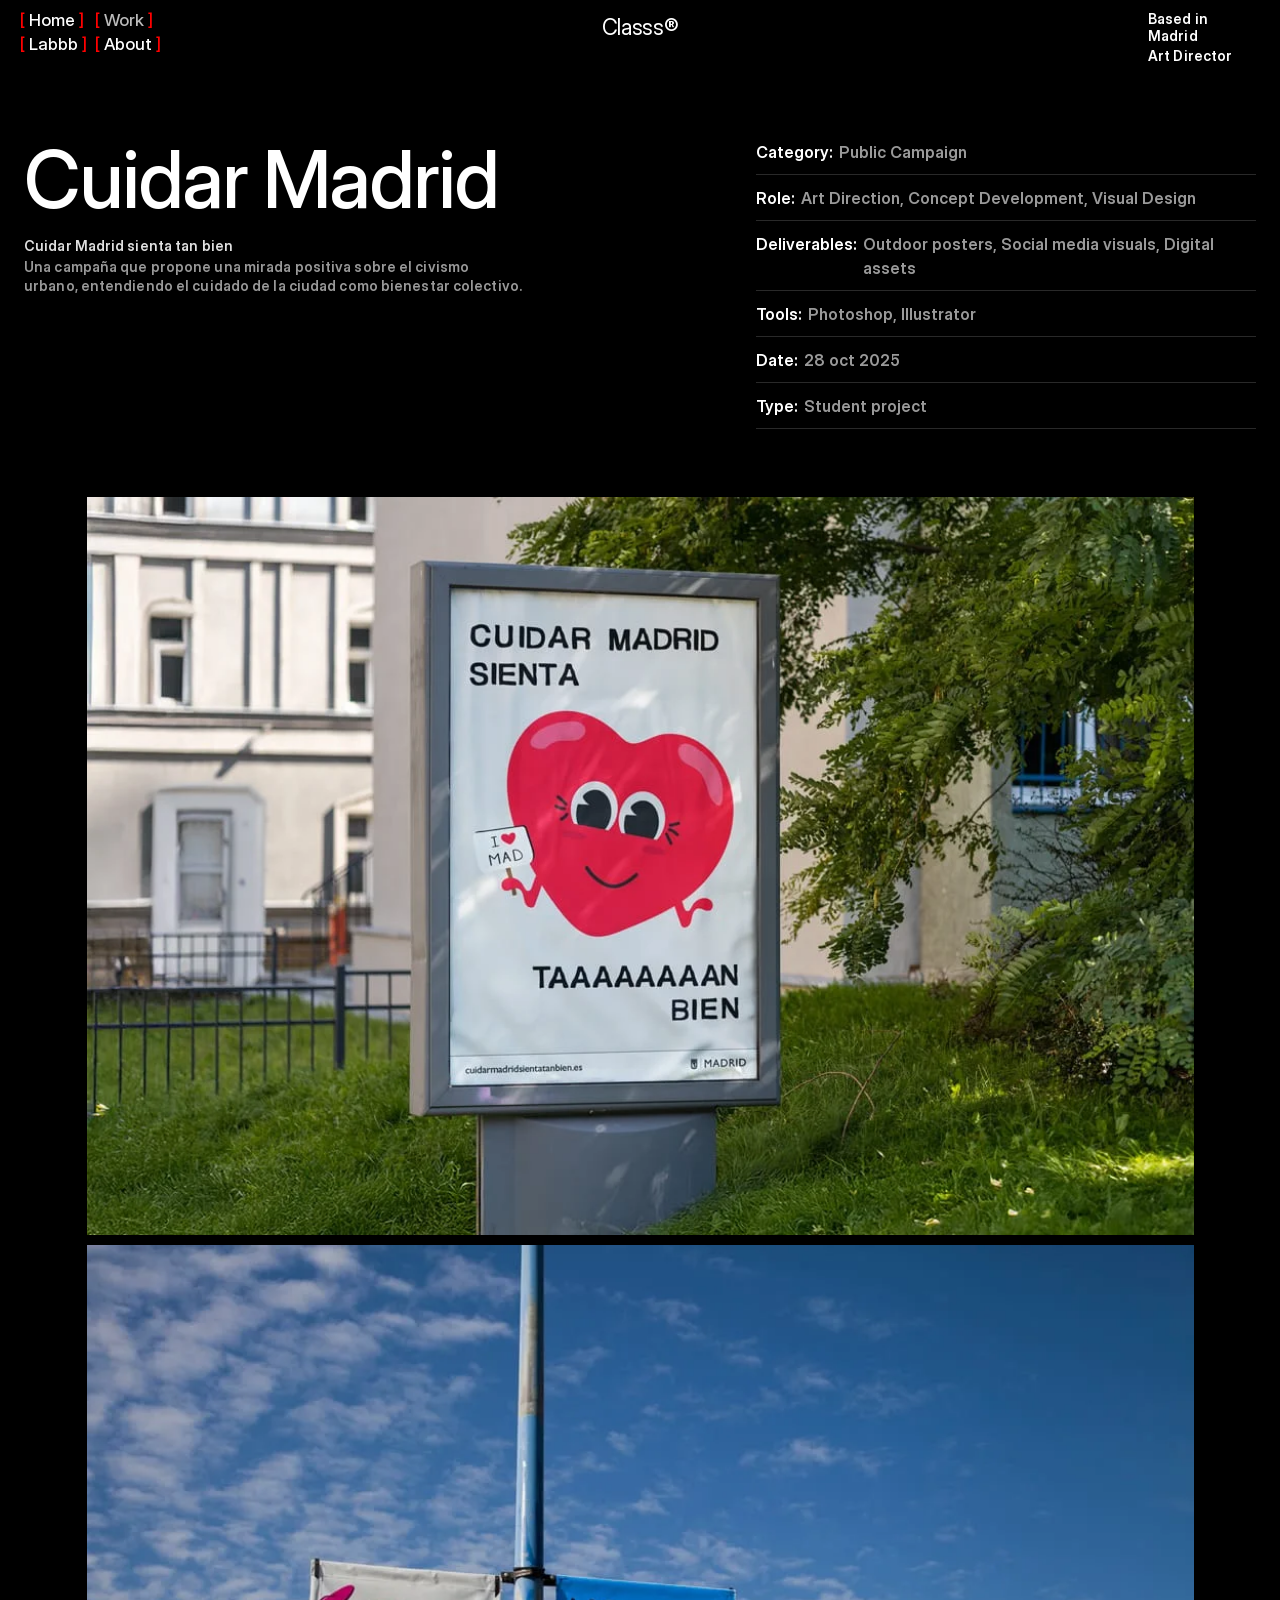
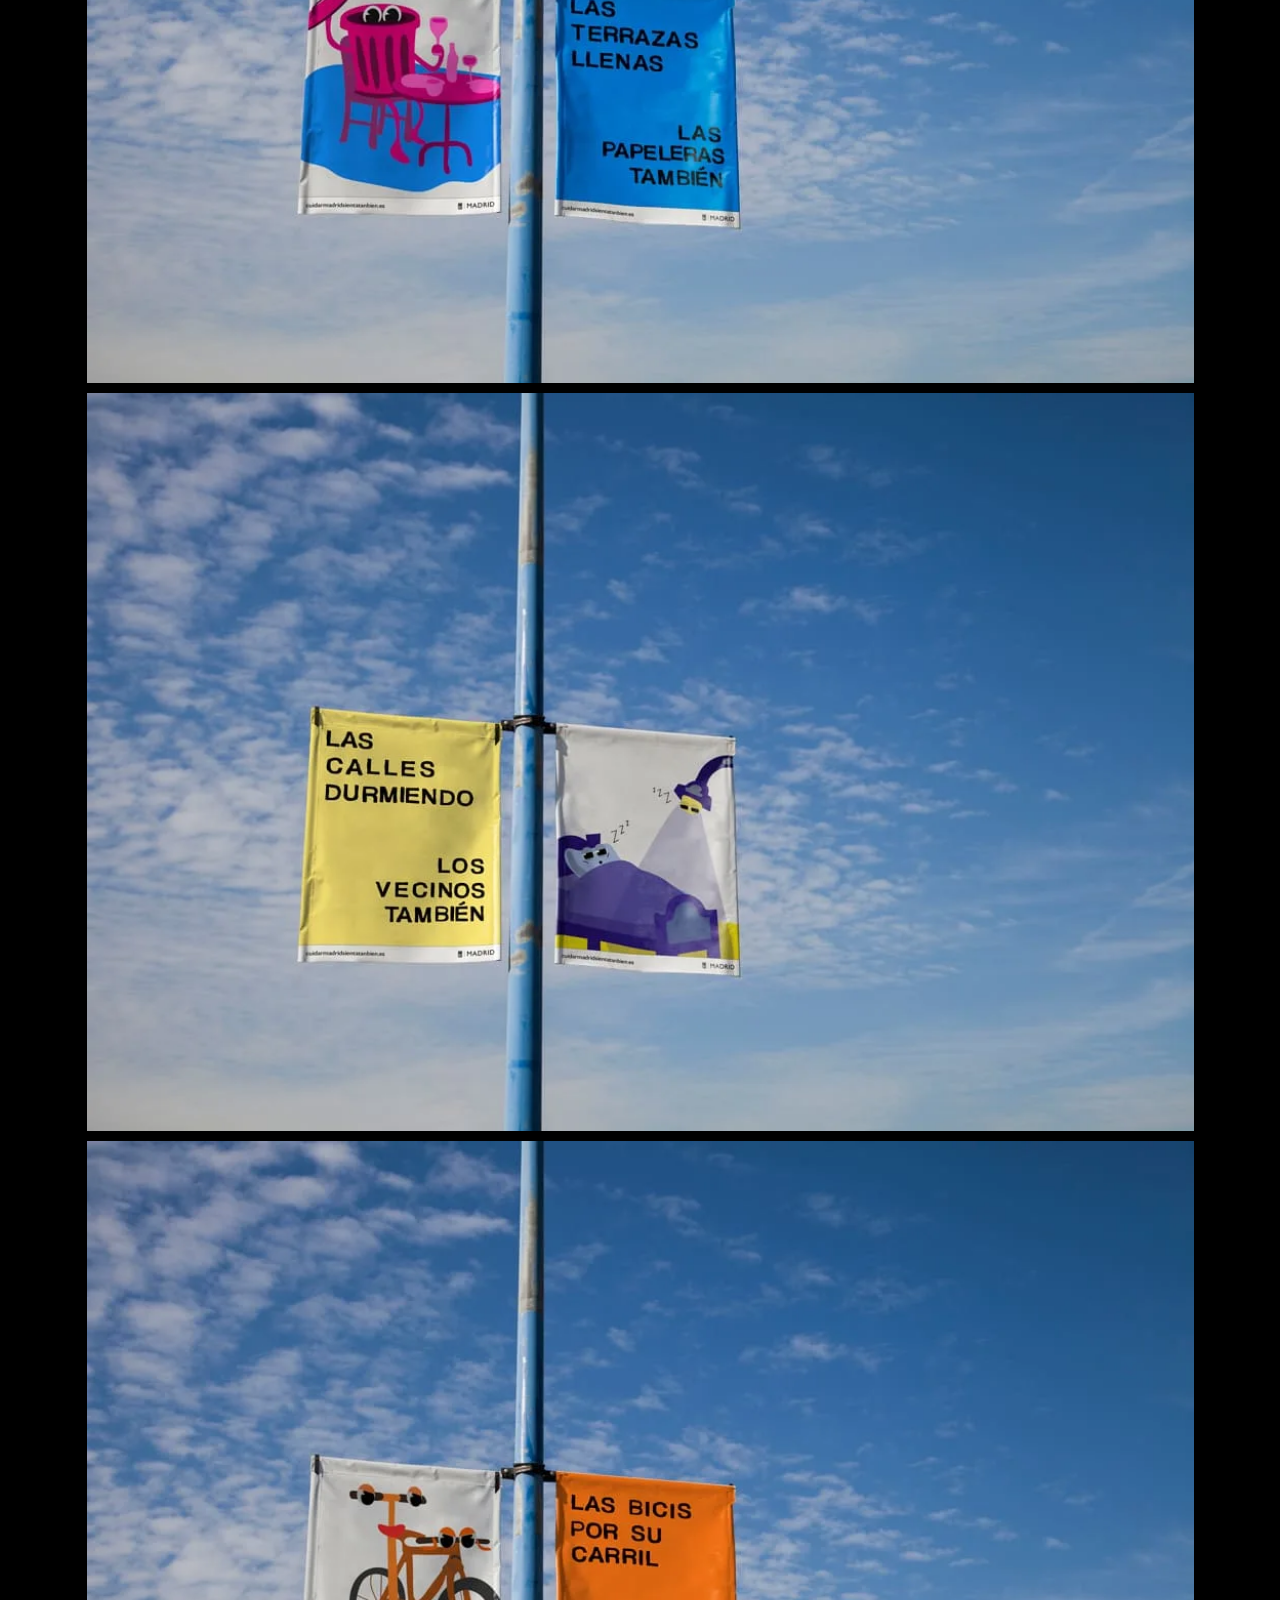
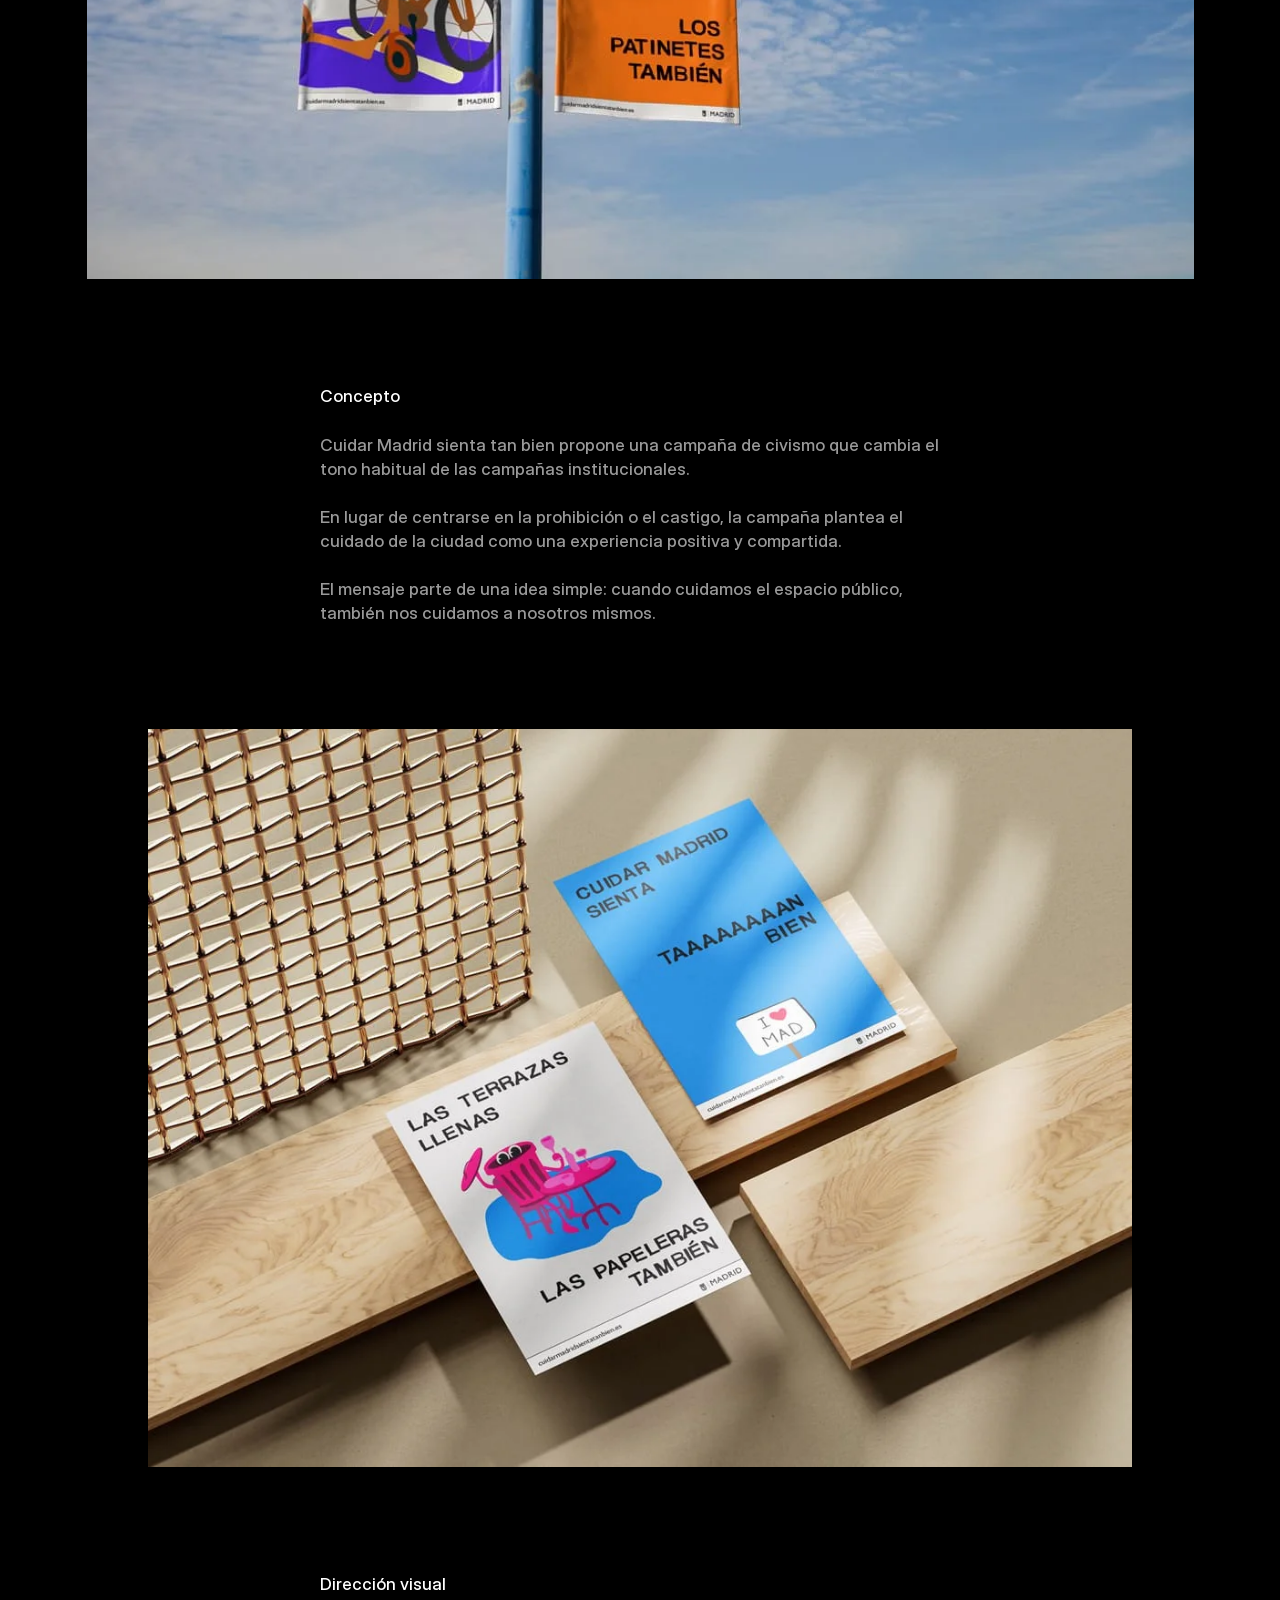
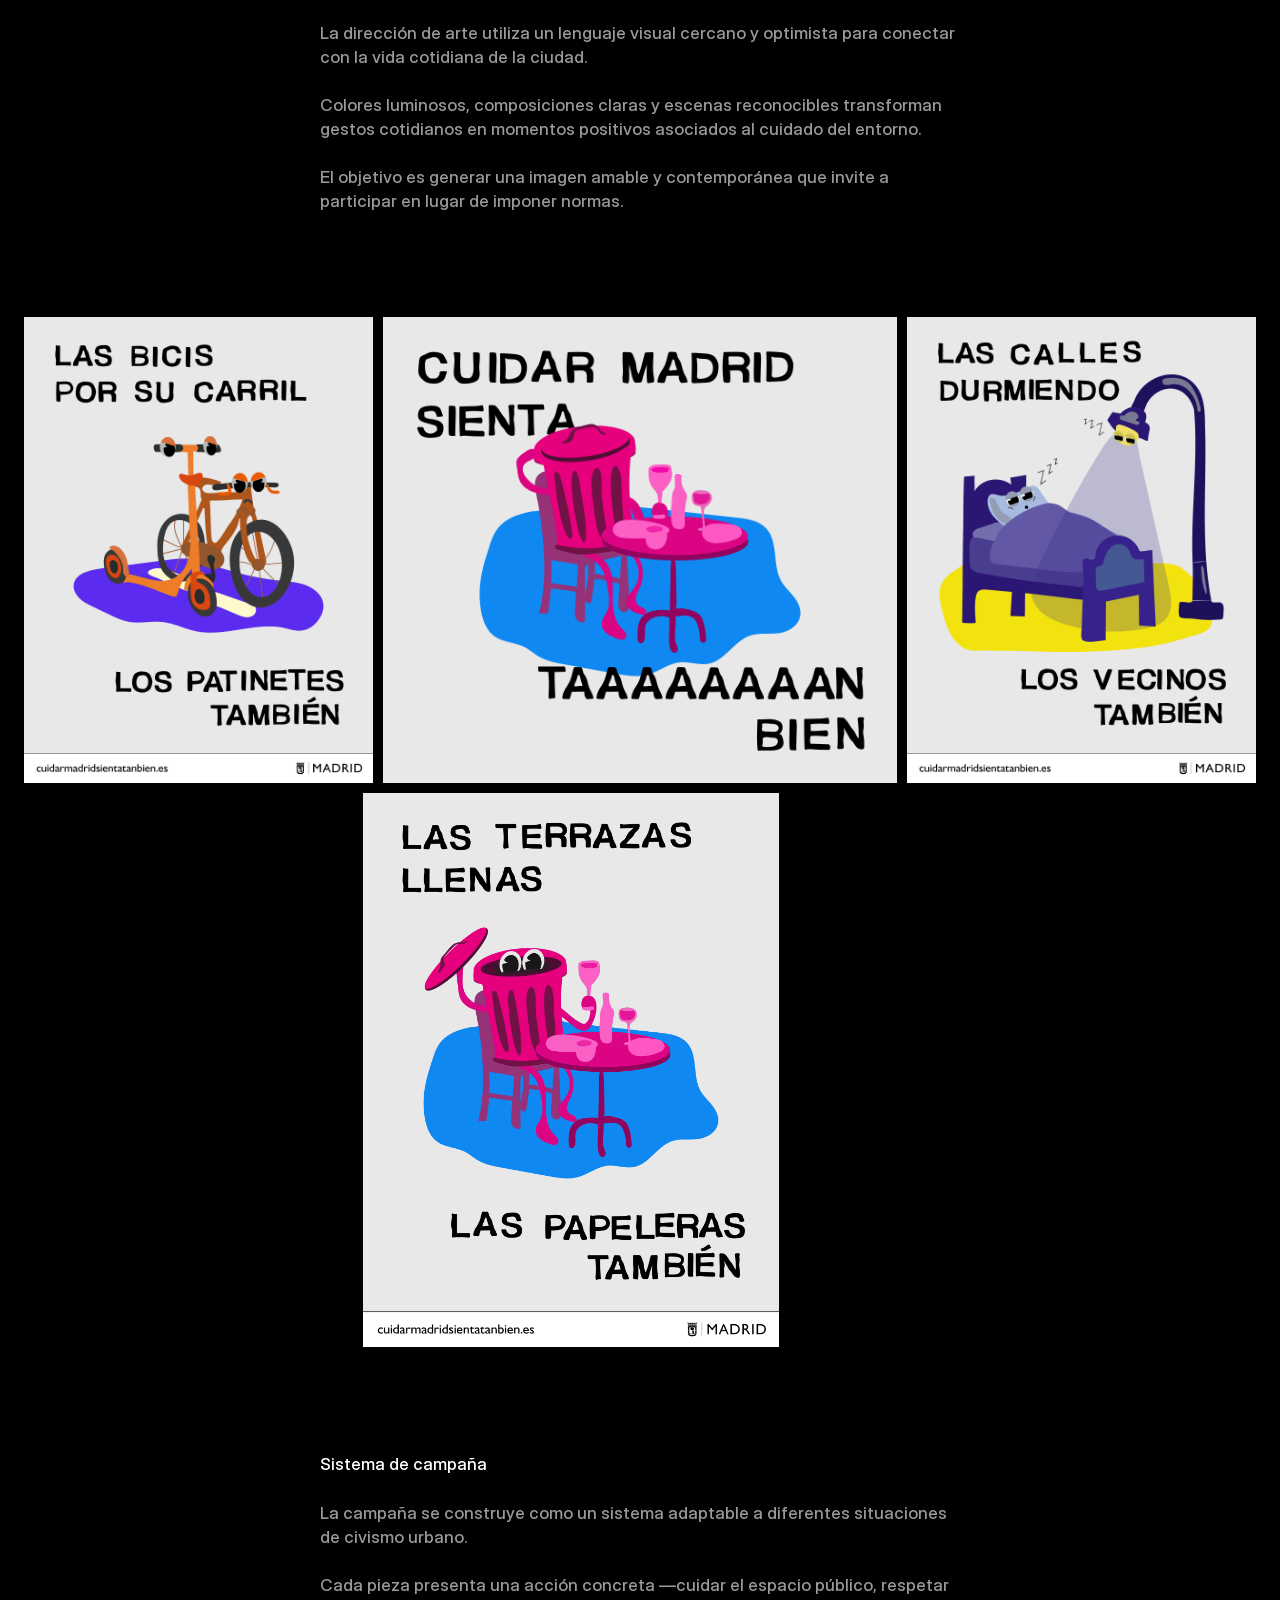
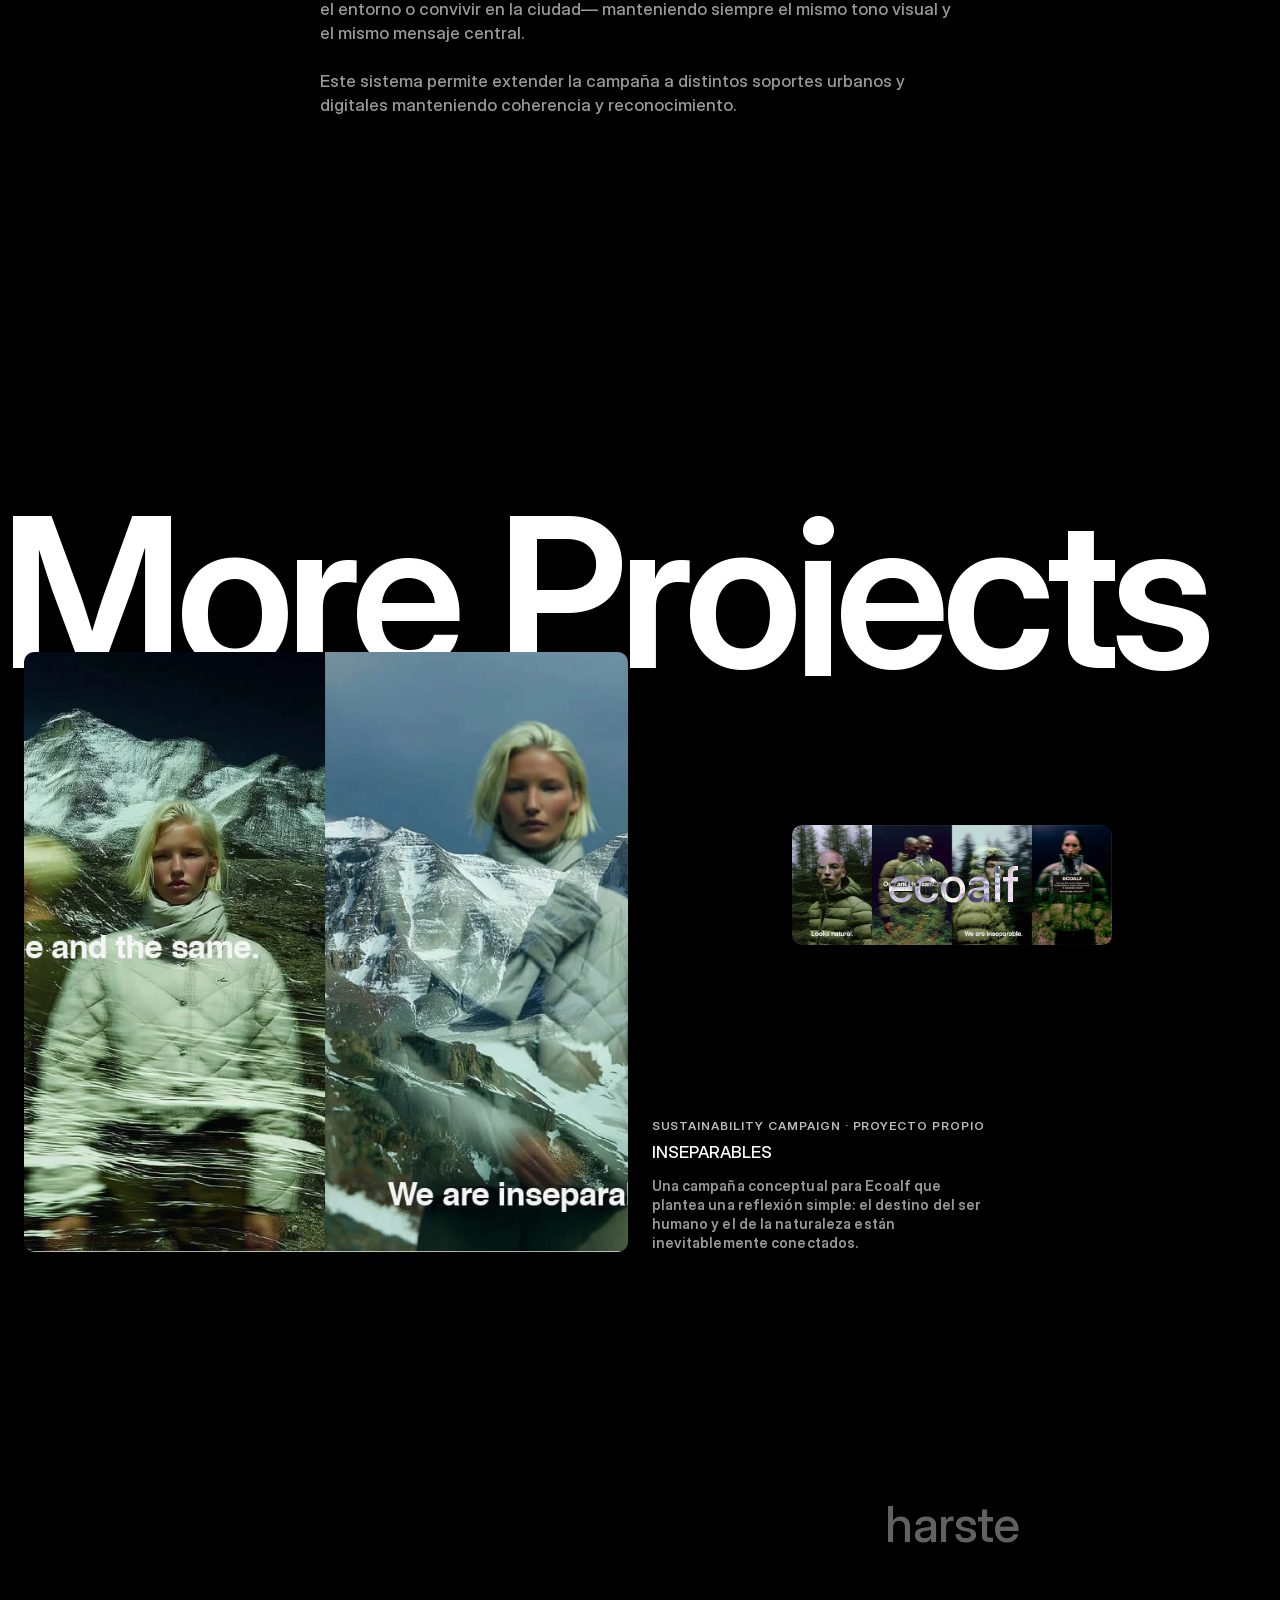
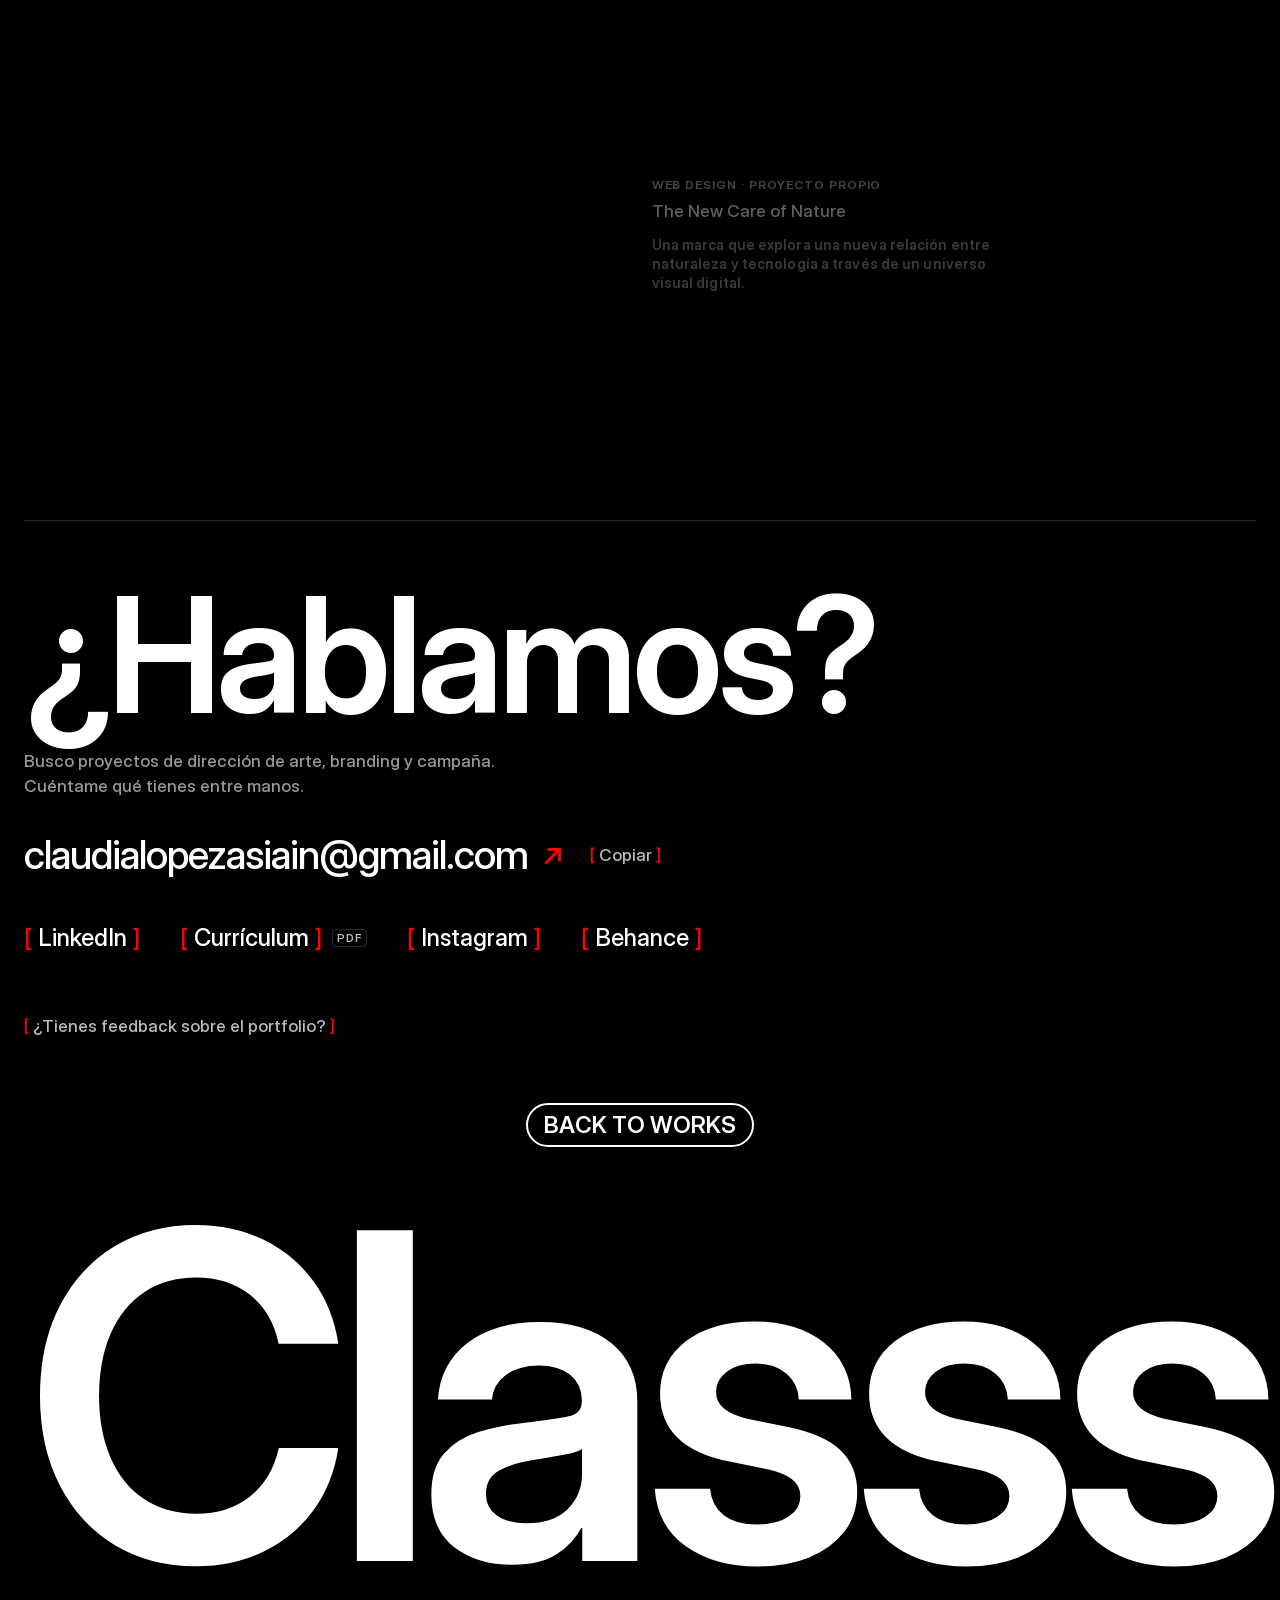
<file: article/sientatanbien/index.html>
<!doctype html>
<html lang="es">
<head>
  <meta charset="utf-8">
  <meta name="viewport" content="width=device-width, initial-scale=1, viewport-fit=cover">
  <meta name="theme-color" content="#000000">
  <title>Cuidar Madrid — Classs®</title>
  <meta name="description" content="Una campaña que propone una mirada positiva sobre el civismo urbano, entendiendo el cuidado de la ciudad como bienestar colectivo.">
  <meta property="og:type" content="website">
  <meta property="og:title" content="Cuidar Madrid — Classs®">
  <meta property="og:description" content="Una campaña que propone una mirada positiva sobre el civismo urbano, entendiendo el cuidado de la ciudad como bienestar colectivo.">
  <meta property="og:url" content="https://classsstudio.github.io/">
  <meta property="og:image" content="https://classsstudio.github.io/assets/img/og-classs.jpg">
  <meta property="og:image:width" content="1200">
  <meta property="og:image:height" content="630">
  <meta property="og:image:alt" content="Claudia López-Asiaín, Classs®">
  <meta name="twitter:card" content="summary_large_image">
  <meta name="twitter:image" content="https://classsstudio.github.io/assets/img/og-classs.jpg">
  <link rel="icon" href="../../favicon-32.png" sizes="32x32" type="image/png">
  <link rel="icon" href="../../favicon-16.png" sizes="16x16" type="image/png">
  <link rel="apple-touch-icon" href="../../apple-touch-icon.png">
  <link rel="preload" href="../../assets/fonts/InterDisplay-500.woff2" as="font" type="font/woff2" crossorigin>
  <link rel="preload" href="../../assets/fonts/InterDisplay-600.woff2" as="font" type="font/woff2" crossorigin>
  <link rel="stylesheet" href="../../css/style.css">
</head>
<body id="top">
  <header class="site-header">
    <nav class="site-nav" aria-label="Principal">
      <a href="../../"><span class="br">[</span> <span class="roll"><span>Home</span><span aria-hidden="true">Home</span></span> <span class="br">]</span></a>
      <a href="../../work/" aria-current="page"><span class="br">[</span> <span class="roll"><span>Work</span><span aria-hidden="true">Work</span></span> <span class="br">]</span></a>
      <a href="../../labbb/"><span class="br">[</span> <span class="roll"><span>Labbb</span><span aria-hidden="true">Labbb</span></span> <span class="br">]</span></a>
      <a href="../../about/"><span class="br">[</span> <span class="roll"><span>About</span><span aria-hidden="true">About</span></span> <span class="br">]</span></a>
    </nav>
    <a class="brand" href="../../"><span class="roll"><span>Classs®</span><span aria-hidden="true">Classs®</span></span></a>
    <div class="site-meta"><p>Based in Madrid</p><p>Art Director</p></div>
  </header>

<main>
  <section class="art-head">
    <div class="reveal">
      <h1>Cuidar Madrid</h1>
      <p class="t-body sub">Cuidar Madrid sienta tan bien</p>
      <p class="t-body desc">Una campaña que propone una mirada positiva sobre el civismo urbano, entendiendo el cuidado de la ciudad como bienestar colectivo.</p>
    </div>
    <dl class="art-meta reveal" style="--d:.1s">
      <div><dt>Category:</dt><dd>Public Campaign</dd></div>
      <div><dt>Role:</dt><dd>Art Direction, Concept Development, Visual Design</dd></div>
      <div><dt>Deliverables:</dt><dd>Outdoor posters, Social media visuals, Digital assets</dd></div>
      <div><dt>Tools:</dt><dd>Photoshop, Illustrator</dd></div>
      <div><dt>Date:</dt><dd>28 oct 2025</dd></div>
      <div><dt>Type:</dt><dd>Student project</dd></div>
    </dl>
  </section>

  <section class="art-body">
    <div class="art-row" style="--a:1.5000;--n:1"><figure class="art-cover" style="--r:1.5000"><img src="../../assets/img/Rmxcf4kJon0sYxEidLAYdkYM0.webp" alt="Cuidar Madrid, imagen 1 de 9" fetchpriority="high" decoding="async"></figure></div>
    <div class="art-row" style="--a:1.5000;--n:1"><figure class="reveal" style="--r:1.5000"><img src="../../assets/img/tej7HehySELkNlRVdTa4UQFtZw.webp" alt="Cuidar Madrid, imagen 2 de 9" loading="lazy" decoding="async"></figure></div>
    <div class="art-row" style="--a:1.5000;--n:1"><figure class="reveal" style="--r:1.5000"><img src="../../assets/img/HCrgEMRMm3qAziwY3F44d1V8.webp" alt="Cuidar Madrid, imagen 3 de 9" loading="lazy" decoding="async"></figure></div>
    <div class="art-row" style="--a:1.5000;--n:1"><figure class="reveal" style="--r:1.5000"><img src="../../assets/img/VCs9JO08XPDPqMAp2XOfuuTHgA.webp" alt="Cuidar Madrid, imagen 4 de 9" loading="lazy" decoding="async"></figure></div>
    <div class="art-text reveal"><h2>Concepto</h2><p>Cuidar Madrid sienta tan bien propone una campaña de civismo que cambia el tono habitual de las campañas institucionales.

En lugar de centrarse en la prohibición o el castigo, la campaña plantea el cuidado de la ciudad como una experiencia positiva y compartida.

El mensaje parte de una idea simple: cuando cuidamos el espacio público, también nos cuidamos a nosotros mismos.</p></div>
    <div class="art-row" style="--a:1.3330;--n:1"><figure class="reveal" style="--r:1.3330"><img src="../../assets/img/Ubt6OJEMzlSQ22nTRPxkRqcJ5M.webp" alt="Cuidar Madrid, imagen 5 de 9" loading="lazy" decoding="async"></figure></div>
    <div class="art-text reveal"><h2>Dirección visual</h2><p>La dirección de arte utiliza un lenguaje visual cercano y optimista para conectar con la vida cotidiana de la ciudad.

Colores luminosos, composiciones claras y escenas reconocibles transforman gestos cotidianos en momentos positivos asociados al cuidado del entorno.

El objetivo es generar una imagen amable y contemporánea que invite a participar en lugar de imponer normas.</p></div>
    <div class="art-row" style="--a:2.6049;--n:3"><figure class="reveal" style="--r:0.7508"><img src="../../assets/img/AEJGxUlCS6dK76uWVSYOpdGJDhU.png" alt="Cuidar Madrid, imagen 6 de 9" loading="lazy" decoding="async"></figure><figure class="reveal" style="--r:1.1032"><img src="../../assets/img/k4kwvZeEBVQHh7HbOn5br8E1I.gif" alt="Cuidar Madrid, imagen 7 de 9" loading="lazy" decoding="async"></figure><figure class="reveal" style="--r:0.7508"><img src="../../assets/img/Zpp7pHa8khjAd97Q8CX9uDGjI.png" alt="Cuidar Madrid, imagen 8 de 9" loading="lazy" decoding="async"></figure></div>
    <div class="art-row" style="--a:0.7508;--n:1"><figure class="reveal" style="--r:0.7508"><img src="../../assets/img/OO7Qa3B7A147rB4jomnILOttA.png" alt="Cuidar Madrid, imagen 9 de 9" loading="lazy" decoding="async"></figure></div>
    <div class="art-text reveal"><h2>Sistema de campaña</h2><p>La campaña se construye como un sistema adaptable a diferentes situaciones de civismo urbano.

Cada pieza presenta una acción concreta —cuidar el espacio público, respetar el entorno o convivir en la ciudad— manteniendo siempre el mismo tono visual y el mismo mensaje central.

Este sistema permite extender la campaña a distintos soportes urbanos y digitales manteniendo coherencia y reconocimiento.</p></div>
  </section>

  <section class="more-sec" aria-labelledby="more-title">
    <h2 id="more-title" class="sr-only">Más proyectos</h2>
    <div class="more-marquee" aria-hidden="true"><div class="track"><p>More Projects</p><p>More Projects</p><p>More Projects</p><p>More Projects</p></div></div>
    <div class="projects">
      <a class="project" href="../../article/ecoalf/">
        <div class="project-media"><img src="../../assets/img/HxFBcOAnZw9Tplyvogj4fpr45iI.webp" alt="Serie de campaña ECOALF con modelos fusionados con un bosque y el mensaje «We are inseparable»." loading="lazy" decoding="async"></div>
        <div class="project-info">
          <div class="project-thumb" style="--tw:320px;--th:120px"><img src="../../assets/img/843MHecNllZucxwT7ip5nKsJKTs.webp" alt="" loading="lazy" decoding="async"></div>
          <h3 class="project-title">ecoalf</h3>
          <div class="project-text">
            <p class="project-meta"><span class="project-name">ecoalf</span><span class="project-cat">Sustainability Campaign · Proyecto propio</span></p>
            <p class="t-p">INSEPARABLES</p>
            <p class="t-body">Una campaña conceptual para Ecoalf que plantea una reflexión simple: el destino del ser humano y el de la naturaleza están inevitablemente conectados.</p>
          </div>
        </div>
      </a>
      <a class="project" href="../../article/harste/">
        <div class="project-media"><video src="../../assets/video/pL4UU5K0Y77a427w6DOrTAJjc.mp4" autoplay muted loop playsinline preload="metadata" aria-label="Animación de una pieza de Harste flotando entre formas orgánicas y texturas translúcidas."></video></div>
        <div class="project-info">
          <div class="project-thumb" style="--tw:145px;--th:227px"><video src="../../assets/video/2ENSK9Y9zIRejhitPfO9FKrwEQ.mp4" autoplay muted loop playsinline preload="metadata" aria-hidden="true"></video></div>
          <h3 class="project-title">harste</h3>
          <div class="project-text">
            <p class="project-meta"><span class="project-name">harste</span><span class="project-cat">Web Design · Proyecto propio</span></p>
            <p class="t-p">The New Care of Nature</p>
            <p class="t-body">Una marca que explora una nueva relación entre naturaleza y tecnología a través de un universo visual digital.</p>
          </div>
        </div>
      </a>
    </div>
  </section>
</main>

  <section class="info-sec" id="info" aria-labelledby="info-title">
    <div class="hire reveal">
      <h2 id="info-title" class="hire-title">¿Hablamos?</h2>
      <p class="hire-lead t-p">Busco proyectos de dirección de arte, branding y campaña. Cuéntame qué tienes entre manos.</p>
      <div class="hire-mail-row">
        <a class="hire-mail" href="mailto:claudialopezasiain@gmail.com"><span class="roll"><span>claudialopezasiain@gmail.com</span><span aria-hidden="true">claudialopezasiain@gmail.com</span></span><svg class="arrow" viewBox="0 0 16 16" aria-hidden="true" fill="none" stroke="currentColor" stroke-width="1.8" stroke-linecap="square"><path d="M4 12 12 4M5.5 4H12v6.5"/></svg></a>
        <button class="copy-mail" type="button" data-copy="claudialopezasiain@gmail.com"><span class="br">[</span> <span class="copy-label">Copiar</span> <span class="br">]</span></button>
        <span class="copy-status sr-only" aria-live="polite"></span>
      </div>
    <ul class="contact-links">
      <li><a href="https://www.linkedin.com/in/claudial%C3%B3pezasia%C3%ADnseco/" target="_blank" rel="noopener"><span class="br">[</span> <span class="roll"><span>LinkedIn</span><span aria-hidden="true">LinkedIn</span></span> <span class="br">]</span></a></li>
      <li><a href="../../cv/claudia-lopez-asiain-cv-2026.pdf" target="_blank" rel="noopener"><span class="br">[</span> <span class="roll"><span>Currículum</span><span aria-hidden="true">Currículum</span></span> <span class="br">]</span><small>PDF</small></a></li>
      <li><a href="https://www.instagram.com/classs.studio" target="_blank" rel="noopener"><span class="br">[</span> <span class="roll"><span>Instagram</span><span aria-hidden="true">Instagram</span></span> <span class="br">]</span></a></li>
      <li><a href="https://www.behance.net/claudialopezasiain" target="_blank" rel="noopener"><span class="br">[</span> <span class="roll"><span>Behance</span><span aria-hidden="true">Behance</span></span> <span class="br">]</span></a></li>
    </ul>
    </div>
    <details class="feedback reveal">
      <summary><span class="br">[</span> ¿Tienes feedback sobre el portfolio? <span class="br">]</span></summary>
      <form data-mail="claudialopezasiain@gmail.com" novalidate>
        <label>Tu comentario
          <textarea name="feedback" rows="5" placeholder="Escribe aquí tu opinión, idea o sugerencia…"></textarea>
        </label>
        <button type="submit">Abrir mi correo para enviarlo</button>
        <p class="note" aria-live="polite"></p>
      </form>
    </details>
    <div class="center"><a class="pill" href="../../work/" aria-label="BACK TO WORKS"><span class="chars" aria-label="BACK TO WORKS"><span aria-hidden="true" style="--i:0" data-c="B">B</span><span aria-hidden="true" style="--i:1" data-c="A">A</span><span aria-hidden="true" style="--i:2" data-c="C">C</span><span aria-hidden="true" style="--i:3" data-c="K">K</span><span aria-hidden="true" style="--i:4" data-c=" "> </span><span aria-hidden="true" style="--i:5" data-c="T">T</span><span aria-hidden="true" style="--i:6" data-c="O">O</span><span aria-hidden="true" style="--i:7" data-c=" "> </span><span aria-hidden="true" style="--i:8" data-c="W">W</span><span aria-hidden="true" style="--i:9" data-c="O">O</span><span aria-hidden="true" style="--i:10" data-c="R">R</span><span aria-hidden="true" style="--i:11" data-c="K">K</span><span aria-hidden="true" style="--i:12" data-c="S">S</span></span></a></div>
  </section>
  <footer class="site-footer">
    <span class="fit" aria-hidden="true">Classs</span>
  </footer>

  <script src="../../js/main.js" defer></script>
</body>
</html>
</file>
<file: css/style.css>
/* =========================================================
   Classs® — Portafolio de Claudia López-Asiaín
   Hoja de estilos compartida por todas las páginas
   ========================================================= */

/* ---------- Fuentes (Inter Display + Inter, self-hosted) ---------- */
@font-face { font-family: "Inter Display"; src: url("../assets/fonts/InterDisplay-400.woff2") format("woff2"); font-weight: 400; font-display: swap; }
@font-face { font-family: "Inter Display"; src: url("../assets/fonts/InterDisplay-500.woff2") format("woff2"); font-weight: 500; font-display: swap; }
@font-face { font-family: "Inter Display"; src: url("../assets/fonts/InterDisplay-600.woff2") format("woff2"); font-weight: 600; font-display: swap; }
@font-face { font-family: "Inter Display"; src: url("../assets/fonts/InterDisplay-700.woff2") format("woff2"); font-weight: 700; font-display: swap; }
@font-face { font-family: "Inter"; src: url("../assets/fonts/Inter-400.woff2") format("woff2"); font-weight: 400; font-display: swap; }
@font-face { font-family: "Inter"; src: url("../assets/fonts/Inter-500.woff2") format("woff2"); font-weight: 500; font-display: swap; }
@font-face { font-family: "Inter"; src: url("../assets/fonts/Inter-600.woff2") format("woff2"); font-weight: 600; font-display: swap; }

/* ---------- Variables ---------- */
:root {
  --bg: #000;
  --fg: #fff;
  --grey: #999;
  --grey-light: #bbb;
  --grey-soft: #e0e0e0;
  --red: #ff0000;
  --line: rgba(255, 255, 255, 0.16);
  --pad: 24px;
  --radius: 10px;
  --radius-lg: 24px;
  --font: "Inter Display", "Inter", system-ui, -apple-system, "Helvetica Neue", Arial, sans-serif;
  --font-ui: "Inter", system-ui, -apple-system, "Helvetica Neue", Arial, sans-serif;
  --ease: cubic-bezier(0.22, 1, 0.36, 1);
  --ease-out: cubic-bezier(0.23, 1, 0.32, 1);      /* entradas, respuesta a la interacción */
  --ease-in-out: cubic-bezier(0.77, 0, 0.175, 1); /* movimiento dentro de la pantalla */
}

/* ---------- Reset ---------- */
*, *::before, *::after { box-sizing: border-box; }
html { -webkit-text-size-adjust: 100%; -webkit-tap-highlight-color: transparent; scroll-behavior: smooth; }
body {
  margin: 0;
  background: var(--bg);
  color: var(--fg);
  font-family: var(--font);
  font-size: 14px;
  line-height: 1.2;
  -webkit-font-smoothing: antialiased;
  -moz-osx-font-smoothing: grayscale;
  overflow-x: clip;
}
h1, h2, h3, h4, h5, h6, p, figure { margin: 0; }
html, body, main, .info-sec, .site-footer { overflow-x: clip; }
h1, h2, h3, h4, h5, h6 { font-weight: inherit; font-size: inherit; }
a { color: inherit; text-decoration: none; }
img, video { display: block; max-width: 100%; }
button, input, textarea { font: inherit; color: inherit; }
::selection { background: var(--red); color: #fff; }

/* ---------- Utilidades de texto ---------- */
.red { color: var(--red); }
.t-body   { font-size: 14px; font-weight: 600; line-height: 19px; letter-spacing: 0.1px; }
.t-p      { font-size: 17px; font-weight: 500; line-height: 25.2px; }
.t-h3     { font-size: 49px; font-weight: 500; line-height: 50.6px; letter-spacing: -0.8px; }
.t-h1     { font-size: 208px; font-weight: 600; line-height: 168px; letter-spacing: -8px; }
.muted    { color: var(--grey); }
.sr-only  { position: absolute; width: 1px; height: 1px; overflow: hidden; clip: rect(0 0 0 0); white-space: nowrap; }

/* Texto que se ajusta al ancho del contenedor (ver fitText en main.js) */
.fit { display: block; white-space: nowrap; width: 100%; }

/* ---------- Cursor personalizado ---------- */
@media (hover: hover) and (pointer: fine) {
  html.has-cursor, html.has-cursor * { cursor: none !important; }
}
.cursor {
  position: fixed; top: 0; left: 0; z-index: 9999; width: 0; height: 0;
  pointer-events: none; mix-blend-mode: difference;
  transition: opacity .2s;
  opacity: 0; will-change: transform;
}
.cursor.is-visible { opacity: 1; }
/* el punto se dibuja a 72 px y se reduce: al crecer (×7) sigue nítido, no pixelado */
.cursor-dot { position: absolute; left: 0; top: 0; width: 72px; height: 72px; margin: -36px 0 0 -36px; border-radius: 50%; background: #fff; transform: scale(0.139); }
.cursor-label {
  position: absolute; left: 0; top: 0; transform: translate(-50%, -50%);
  font: 600 12px/1 var(--font); letter-spacing: .06em; text-transform: uppercase; color: #000;
  opacity: 0; transition: opacity 160ms var(--ease-out); white-space: nowrap;
}
.cursor.has-label { mix-blend-mode: normal; }
.cursor.has-label .cursor-label { opacity: 1; transition-delay: 90ms; }

/* ---------- Efecto "roll" en textos (hover) ---------- */
.roll { display: inline-flex; flex-direction: column; overflow: hidden; height: var(--lh, 1.48em); vertical-align: top; }
.roll > span { display: block; line-height: var(--lh, 1.48em); transition: transform 280ms var(--ease-out); white-space: nowrap; }
@media (hover: hover) and (pointer: fine) {
  a:hover .roll > span, .roll-host:hover .roll > span { transform: translateY(-100%); }
}

/* Letras que suben una a una (botones píldora) */
.chars { display: inline-flex; overflow: hidden; }
.chars > span { display: inline-block; position: relative; transition: transform 280ms var(--ease-out); transition-delay: calc(var(--i) * 12ms); white-space: pre; }
.chars > span::after { content: attr(data-c); position: absolute; left: 0; top: 100%; }
@media (hover: hover) and (pointer: fine) {
  a:hover .chars > span, button:hover .chars > span { transform: translateY(-100%); }
}

/* ---------- Foco de teclado ---------- */
:focus-visible { outline: 2px solid var(--red); outline-offset: 4px; border-radius: 2px; }
.project:focus-visible, .work-card:focus-visible { outline-offset: 8px; }
.projects.js-focus .project:focus-visible, .projects.js-focus .project:focus-within { opacity: 1; }
@media (hover: hover) and (pointer: fine) {
  html.has-cursor textarea, html.has-cursor input { cursor: text !important; }
}
.cursor.is-hidden { opacity: 0 !important; }

/* ---------- Táctil ---------- */
a, button, [role="button"] { touch-action: manipulation; }
.pill, .feedback button, .feedback summary, .site-nav a, .brand, .contact-links a {
  user-select: none; -webkit-user-select: none; -webkit-touch-callout: none;
}
.pill, .feedback button { transition: background .3s, color .3s, transform 160ms var(--ease-out); }
.pill:active, .feedback button:active { transform: scale(0.97); }
@media (pointer: coarse) {
  .feedback textarea { font-size: 16px; }
}

/* ---------- Animaciones de aparición ---------- */
.reveal { opacity: 0; transform: translateY(40px); transition: opacity 1s var(--ease), transform 1s var(--ease); transition-delay: var(--d, 0s); }
.reveal.is-in { opacity: 1; transform: none; }
@media (prefers-reduced-motion: reduce) {
  .reveal { transform: none; transition: opacity .4s ease; transition-delay: 0s; }
  html { scroll-behavior: auto; }
  .skills-bar--marquee .track, .more-marquee .track { animation: none; }
  .roll > span, .chars > span { transition: none; }
  .projects.js-focus .project .project-media { transform: none; }
  .project-media :is(img, video), .work-card .media > :is(img, video), .work-card .media .thumb { transition: none; }
  .site-header { transition: opacity .3s ease; }
  /* galería: tarjetas quietas en fila, sin 3D ni scroll largo */
  .gallery3d { height: auto; padding: 60px var(--pad) 0; }
  .gallery3d-stage { position: static; height: auto; overflow: visible; perspective: none; }
  .gallery3d-world { position: static; display: flex; flex-wrap: wrap; justify-content: center; gap: 16px; }
  .g3d-card { position: relative; width: 240px; height: 320px; }
}

/* =========================================================
   HEADER
   ========================================================= */
.site-header {
  position: fixed; top: 0; left: 0; right: 0; z-index: 100;
  display: grid; grid-template-columns: 1fr auto 1fr; align-items: start;
  padding: calc(8px + env(safe-area-inset-top, 0px)) 20px 0;
  mix-blend-mode: difference;
  transform: translateY(-110%);
  transition: transform 300ms var(--ease-out);
}
.site-header.is-in { transform: none; }
.site-header.is-hidden { transform: translateY(-110%); }
.site-nav { display: grid; grid-template-columns: auto auto; justify-content: start; column-gap: 8px; }
.site-nav a { font-size: 17px; font-weight: 500; line-height: 24px; --lh: 24px; min-height: 24px; display: inline-flex; gap: 4px; }
.site-nav .br { color: var(--red); }
.site-nav a[aria-current="page"] .roll { color: var(--grey-light); }
.brand { font-size: 22px; font-weight: 400; line-height: 30.6px; letter-spacing: -0.3px; --lh: 30.6px; padding-top: 4px; }
.site-meta { justify-self: end; padding-top: 2px; width: 112px; }
.site-meta p { font-size: 14px; font-weight: 600; line-height: 17px; letter-spacing: 0.1px; margin-bottom: 3px; }

/* =========================================================
   TÍTULOS DE SECCIÓN  ->  Projects [8]  (xl solo para el trabajo)
   ========================================================= */
.big-title { position: relative; display: inline-block; margin: 0 var(--pad); }
.big-title > h2 { font-weight: 600; }
.big-title--xl > h2 { font-size: 208px; line-height: 168px; letter-spacing: -8px; }
.big-title--md > h2 { font-size: 120px; line-height: 100px; letter-spacing: -4.5px; }
.big-title .count { position: absolute; left: calc(100% + 16px); white-space: nowrap; font-weight: 500; }
.big-title--xl .count { top: -20px; font-size: 49px; line-height: 50.6px; letter-spacing: -0.8px; }
.big-title--md .count { top: -8px; font-size: 32px; line-height: 34px; letter-spacing: -0.5px; }
.big-title .count .br { color: var(--red); }
.sec-lead { margin: 20px var(--pad) 0; max-width: 560px; color: var(--grey); }
.sec-lead a { color: #fff; white-space: nowrap; }
.sec-lead .br { color: var(--red); }

/* =========================================================
   BARRA BLANCA (skills)  — estática o en marquesina
   ========================================================= */
.skills-bar { background: #fff; color: #000; overflow: hidden; position: relative; z-index: 1; }
.skills-bar p { font-size: 16px; font-weight: 600; line-height: 24px; white-space: nowrap; }
.skills-bar--static { display: grid; grid-template-columns: repeat(4, 1fr); text-align: center; padding: 3px var(--pad); }
.skills-bar--marquee .track { display: flex; width: max-content; animation: marquee 30s linear infinite; padding: 3px 0; }
.skills-bar--marquee .track p { padding: 0 140px; }
@keyframes marquee { to { transform: translateX(-50%); } }

/* =========================================================
   HOME — HERO
   ========================================================= */
.hero { position: relative; padding-top: 114px; }
.hero-top { position: relative; height: 379px; margin: 0 var(--pad); }
.hero-quote { position: absolute; left: 20px; top: 95px; width: 730px; z-index: 2; }
.hero-quote .t-h3 { display: block; }
.hero-quote .w { display: inline-block; opacity: 0; transition: opacity .6s ease, color .6s ease; color: #777; }
.hero-quote .w.is-on { opacity: 1; }
.hero-quote .w.is-full { color: #fff; }
.hero-card {
  position: absolute; right: 0; top: 0; width: 390px; height: 379px;
  border-radius: var(--radius); overflow: hidden; background: #fff; z-index: 3;
}
.hero-card video { width: 100%; height: 100%; object-fit: cover; }
.hero .skills-bar { margin-top: -104px; }

.hero-name { margin: 104px var(--pad) 0; }
.hero-name { position: relative; }
.hero-name .mask { display: block; }
html.is-intro .hero-name .mask { overflow: hidden; }
.hero-name .fit { font-weight: 600; line-height: 0.9; letter-spacing: -0.054em; }
.hero-name .mask + .mask .fit { font-weight: 400; line-height: 1; letter-spacing: -0.0586em; }

/* ---------- Animación de entrada (solo Home) ---------- */
.intro { display: none; }
html.is-intro { overflow: hidden; }
html.is-intro .intro {
  display: grid; place-items: center; position: fixed; inset: 0; z-index: 300;
  background: #000; transition: opacity .9s ease;
}
.intro-line { width: 160px; height: 1px; background: rgba(255, 255, 255, .18); position: relative; overflow: hidden; transition: opacity .4s; }
.intro-line::after { content: ""; position: absolute; inset: 0; background: #fff; transform: scaleX(0); transform-origin: 0 50%; animation: introLine .9s var(--ease) .1s forwards; }
@keyframes introLine { to { transform: scaleX(1); } }
html.is-intro .hero-name { z-index: 301; overflow: visible; }
html.is-intro .hero-name .fit { transform: translateY(105%); }
.hero-name.is-shown .fit { transform: none !important; transition: transform 1s var(--ease); }
.hero-name.is-shown .mask + .mask .fit { transition-delay: .12s; }
html.is-intro .hero-top, html.is-intro .hero .skills-bar { opacity: 0; }
.hero-top, .hero .skills-bar { transition: opacity 1s ease; }

/* =========================================================
   LISTA DE PROYECTOS (Home + More Projects)
   ========================================================= */
.projects-sec { padding-top: 104px; }
.projects { padding: 48px var(--pad) 0; display: grid; gap: 40px; }
.project {
  display: grid; grid-template-columns: 688fr 689fr; column-gap: 24px; height: 600px;
  transition: opacity .8s var(--ease);
}
.project-media { border-radius: var(--radius); overflow: hidden; transform-origin: 100% 50%; transition: transform .9s var(--ease); }
.project-media :is(img, video) { width: 100%; height: 100%; object-fit: cover; transition: transform 1.2s var(--ease); }
@media (hover: hover) and (pointer: fine) {
  .project:hover .project-media :is(img, video) { transform: scale(1.04); }
}
.project-info { position: relative; }
/* portada a su proporción real, centrada en su columna */
.project--natural .project-media { width: auto; height: 100%; aspect-ratio: var(--ar); justify-self: center; transform-origin: 50% 50%; }
/* miniatura entera: tamaño propio (--tw/--th), siempre centrada en el mismo punto que el título */
.project-thumb {
  position: absolute; left: calc(32% + 107.5px); top: calc(233px - var(--th, 226px) / 2);
  width: var(--tw, 215px); height: var(--th, 226px); transform: translateX(-50%);
  border-radius: var(--radius); overflow: hidden;
}
.project-thumb img, .project-thumb video { width: 100%; height: 100%; object-fit: cover; }
/* el título se centra sobre la miniatura (32 % + mitad de su ancho) */
.project-title {
  position: absolute; left: calc(32% + 107.5px); top: 208px; transform: translateX(-50%); white-space: nowrap; text-align: center;
  font-size: 49px; font-weight: 500; line-height: 50.6px; letter-spacing: -0.8px;
  transition: color .6s ease;
  /* se invierte sobre la miniatura: blanco sobre oscuro, oscuro sobre claro, siempre legible */
  mix-blend-mode: difference; pointer-events: none;
}
.project-text { position: absolute; left: 0; bottom: 0; width: 341px; max-width: 100%; }
/* caja de texto más ancha solo en los proyectos con descripción larga (Sala de Juntas): menos líneas */
@media (min-width: 1200px) {
  .project--wide-text .project-text { width: 520px; }
  .project--wide-text .project-text .t-p { max-width: none; }
}
.project-meta { display: flex; align-items: baseline; gap: 10px; margin-bottom: 6px; }
.project-name { display: none; }
.project-cat { font-size: 12px; font-weight: 600; letter-spacing: .08em; text-transform: uppercase; color: var(--grey-light); }
.project-text .t-p { max-width: 300px; margin-bottom: 11px; }
.project-text .t-body { color: var(--grey); }
/* foco al hacer scroll: el proyecto activo brilla, el resto se apaga */
.projects.js-focus .project { opacity: .38; }
.projects.js-focus .project .project-media { transform: scale(.72); }
.projects.js-focus .project.is-active { opacity: 1; }
.projects.js-focus .project.is-active .project-media { transform: none; }

/* =========================================================
   HOME — GALLERY 3D
   ========================================================= */
.gallery-sec { padding-top: 160px; }
.gallery3d { position: relative; height: 2400px; }
.gallery3d-stage {
  position: sticky; top: 0; height: 100vh; height: 100svh; overflow: hidden;
  perspective: 1400px; perspective-origin: 50% 40%;
}
.gallery3d-world { position: absolute; left: 50%; top: 50%; transform-style: preserve-3d; }
.g3d-card {
  position: absolute; left: 0; top: 0; border-radius: var(--radius); overflow: hidden;
  backface-visibility: visible; will-change: transform;
  box-shadow: 0 30px 60px rgba(0, 0, 0, .5);
}
.g3d-card video { width: 100%; height: 100%; object-fit: cover; }

/* =========================================================
   HOME — SKILLS
   ========================================================= */
.skills-sec { padding-top: 160px; }
.skills-list { list-style: none; margin: 56px var(--pad) 0; padding: 0; border-top: 1px solid var(--line); }
.skill {
  display: grid; grid-template-columns: minmax(200px, 1.1fr) minmax(240px, 1.3fr) 1.6fr; gap: 32px; align-items: center;
  min-height: 150px; padding: 16px 0; border-bottom: 1px solid var(--line);
}
.skill h3 { font-size: 26px; font-weight: 500; line-height: 30px; letter-spacing: -0.3px; }
.skill p.t-body { color: var(--grey); max-width: 360px; }
.skill-img { height: 118px; border-radius: var(--radius); overflow: hidden; clip-path: inset(0 100% 0 0 round var(--radius)); transition: clip-path 420ms var(--ease-out); }
.skill-img :is(img, video) { width: 100%; height: 100%; object-fit: cover; transform: scale(1.06); transition: transform 600ms var(--ease-out); }
@media (hover: hover) and (pointer: fine) {
  .skill:hover .skill-img { clip-path: inset(0 0 0 0 round var(--radius)); }
  .skill:hover .skill-img :is(img, video) { transform: none; }
}
@media (hover: none), (pointer: coarse) {
  .skill-img { clip-path: none; }
  .skill-img :is(img, video) { transform: none; }
}

/* =========================================================
   HOME — LABBB TEASER
   ========================================================= */
.labbb-sec { padding-top: 160px; }
.labbb-copy { position: relative; margin: 31px var(--pad) 0; height: 200px; }
.labbb-copy .t-h3 { position: absolute; }
.labbb-copy .l1 { left: 5px; top: 0; width: 210px; }
.labbb-copy .l2 { left: 366px; top: 100px; }
.labbb-copy .l3 { left: 976px; top: 150px; }
.labbb-laptop { display: block; width: 928px; max-width: 100%; margin: 7px auto 0; position: relative; z-index: 1; }
.labbb-laptop img { width: 100%; aspect-ratio: 928 / 537; object-fit: cover; transition: transform .8s var(--ease); }
@media (hover: hover) and (pointer: fine) {
  .labbb-laptop:hover img { transform: scale(1.02) rotate(-.5deg); }
}

/* Botón píldora  [ BACK TO TOP ] / EXPLORAR LABBB */
.pill {
  display: inline-flex; align-items: center; justify-content: center;
  padding: 10px 16px; border: 2px solid #fff; border-radius: 999px;
  font-size: 23px; font-weight: 600; line-height: 20px; text-transform: uppercase;
  transition: background .3s, color .3s;
}
@media (hover: hover) and (pointer: fine) {
  .pill:hover { background: #fff; color: #000; }
}
.center { display: flex; justify-content: center; }
.labbb-sec .center { margin-top: 10px; }

/* =========================================================
   INFO SECTION + FOOTER (todas las páginas)
   ========================================================= */
.info-sec { margin-top: 180px; }
.more-sec { padding-bottom: 50px; }
.hire { margin: 0 var(--pad); padding-top: 64px; border-top: 1px solid var(--line); }
.hire-title { font-size: 160px; font-weight: 600; line-height: 140px; letter-spacing: -6px; }
.hire-lead { margin-top: 24px; max-width: 520px; color: var(--grey); }
.hire-mail {
  display: inline-flex; align-items: flex-start; gap: 12px; margin-top: 32px;
  font-size: 40px; font-weight: 500; line-height: 48px; --lh: 48px; letter-spacing: -1px;
}
.hire-mail .arrow { width: 26px; height: 26px; margin-top: 12px; flex: none; color: var(--red); transition: transform 280ms var(--ease-out); }
@media (hover: hover) and (pointer: fine) {
  .hire-mail:hover .arrow { transform: translate(4px, -4px); }
}
.hire-mail-row { display: flex; flex-wrap: wrap; align-items: center; gap: 8px 24px; margin-top: 32px; }
.hire-mail-row .hire-mail { margin-top: 0; }
.copy-mail {
  border: 0; background: none; padding: 6px 0; min-height: 44px;
  font-size: 17px; font-weight: 500; color: var(--grey-light); display: inline-flex; align-items: center; gap: 4px;
  transition: color .2s, transform 160ms var(--ease-out);
}
.copy-mail .br { color: var(--red); }
.copy-mail:active { transform: scale(0.97); }
.copy-mail.is-done { color: #fff; }
@media (hover: hover) and (pointer: fine) {
  .copy-mail:hover { color: #fff; }
}
.contact-links { display: flex; flex-wrap: wrap; gap: 12px 40px; list-style: none; margin: 40px 0 0; padding: 0; }
.contact-links a { font-size: 24px; font-weight: 500; line-height: 38px; --lh: 38px; display: inline-flex; align-items: center; gap: 6px; }
.contact-links .br { color: var(--red); }
.contact-links small { font-size: 11px; font-weight: 600; letter-spacing: .08em; color: var(--grey-light); border: 1px solid var(--line); border-radius: 4px; padding: 0 4px; line-height: 16px; margin-left: 4px; }
.hire--compact { padding-top: 40px; }
.hire--compact .contact-links { margin-top: 0; }

.feedback { margin: 56px var(--pad) 64px; }
.feedback summary {
  display: inline-flex; gap: 4px; cursor: pointer; list-style: none;
  font-size: 17px; font-weight: 500; line-height: 26px; color: var(--grey-light); transition: color .2s;
}
.feedback summary::-webkit-details-marker { display: none; }
.feedback summary .br { color: var(--red); }
@media (hover: hover) and (pointer: fine) {
  .feedback summary:hover { color: #fff; }
}
.feedback[open] summary { color: #fff; }
.feedback form { width: 520px; max-width: 100%; margin-top: 20px; display: grid; gap: 14px; transition: opacity 240ms var(--ease-out), transform 240ms var(--ease-out); }
@starting-style { .feedback[open] form { opacity: 0; transform: translateY(6px); } }
.feedback label { font-size: 13px; font-weight: 500; line-height: 16px; color: rgba(255, 255, 255, .72); display: grid; gap: 8px; }
.feedback textarea {
  min-height: 120px; resize: vertical; padding: 14px;
  font-family: var(--font-ui); font-size: 14px; line-height: 21px;
  background: rgba(255, 255, 255, .05); border: 1px solid rgba(255, 255, 255, .2); border-radius: 12px; outline: none;
  transition: border-color .2s;
}
.feedback textarea:focus-visible { border-color: rgba(255, 255, 255, .6); outline: none; }
.feedback textarea::placeholder { color: rgba(255, 255, 255, .5); }
.feedback button {
  justify-self: start; height: 44px; padding: 0 22px; border: 1px solid rgba(255, 255, 255, .6); border-radius: 999px;
  background: transparent; font-family: var(--font-ui); font-size: 14px; font-weight: 600;
  transition: background .25s, color .25s, transform 160ms var(--ease-out);
}
@media (hover: hover) and (pointer: fine) {
  .feedback button:hover { background: #fff; color: #000; }
}
.feedback .note { font-size: 13px; line-height: 18px; color: var(--grey-light); transition: opacity 200ms var(--ease-out), transform 200ms var(--ease-out); }
.feedback .note:empty { display: none; }
@starting-style { .feedback .note { opacity: 0; transform: translateY(4px); } }
.footer-text { width: 588px; max-width: calc(100% - 2 * var(--pad)); margin: 64px auto 30px; text-align: center; }
/* el padding (no el margen) da el aire lateral: así fitText lo descuenta y la última s no se sale */
.site-footer { margin-top: 72px; padding: 0 var(--pad); }
.site-footer .fit { font-weight: 600; line-height: 0.78; letter-spacing: -0.047em; width: auto; }

/* =========================================================
   WORK
   ========================================================= */
.work { display: grid; grid-template-columns: 712fr 664fr; column-gap: 24px; padding: 114px var(--pad) 0; }
.work-title { position: sticky; top: 114px; align-self: start; height: calc(100vh - 296px); height: calc(100svh - 296px); min-height: 360px; display: flex; align-items: flex-end; }
.work-title h1 { font-size: 208px; font-weight: 600; line-height: 168px; letter-spacing: -8px; }
.work-title .count { font-size: 49px; font-weight: 500; line-height: 50.6px; letter-spacing: -0.8px; color: var(--red); margin-left: 20px; }
.work-list { display: grid; gap: 20px; }
/* Cada tarjeta a la proporción real de su portada (--ar), sin pasar del 80 % del alto de pantalla:
   las muy verticales se estrechan y se centran en la columna */
.work-card { display: block; width: min(100%, calc(80vh * var(--ar, 1.25))); margin-inline: auto; }
.work-card .media { position: relative; aspect-ratio: var(--ar, 1.25); border-radius: var(--radius); overflow: hidden; }
.work-card .media > :is(img, video), .work-card .media > video { width: 100%; height: 100%; object-fit: cover; transition: transform 1.2s var(--ease); }
/* miniatura entera (--tr), centrada; la mitad del alto de la tarjeta y nunca más ancha que el 70 % */
.work-card .media .thumb {
  position: absolute; left: 50%; top: 50%; height: 50%; max-width: 70%; aspect-ratio: var(--tr, 1.25);
  transform: translate(-50%, -50%);
  border-radius: var(--radius); overflow: hidden; transition: transform .8s var(--ease);
}
.work-card .media .thumb img, .work-card .media .thumb video { width: 100%; height: 100%; object-fit: cover; }
@media (hover: hover) and (pointer: fine) {
  .work-card:hover .media > :is(img, video), .work-card:hover .media > video { transform: scale(1.05); }
  .work-card:hover .media .thumb { transform: translate(-50%, -50%) scale(1.06); }
}
.work-card .cap { display: flex; justify-content: space-between; padding-top: 14px; font-size: 17px; font-weight: 500; --lh: 25.2px; }

/* =========================================================
   CONTACT
   ========================================================= */
.contact-top { position: relative; padding-top: 83px; }
.contact-photo { position: relative; z-index: 2; width: 490px; height: 403px; margin-left: var(--pad); border-radius: var(--radius); overflow: hidden; }
.contact-photo img { width: 100%; height: 100%; object-fit: cover; }
.contact-mail {
  position: absolute; left: 901px; right: var(--pad); top: 297px; z-index: 2;
  display: flex; justify-content: space-between; align-items: flex-start;
  font-size: 16px; font-weight: 600; --lh: 24px;
}
.contact-mail .arrow { width: 16px; height: 16px; margin-top: 4px; flex: none; color: var(--red); transition: transform 280ms var(--ease-out); }
@media (hover: hover) and (pointer: fine) {
  .contact-mail:hover .arrow { transform: translate(3px, -3px); }
}
.contact-top .skills-bar { position: absolute; left: 0; right: 0; top: 395px; }
.contact-now { margin: 17px 0 0; }
.contact-now a { display: block; }
.contact-now .fit { font-weight: 600; line-height: 0.9; letter-spacing: -0.063em; }
.contact-now .br { color: var(--red); }
.contact-page .info-sec { margin-top: 190px; }
.labbb-sec + .info-sec, main + .info-sec { margin-top: 178px; }

/* =========================================================
   ARTICLE (detalle de proyecto)
   ========================================================= */
.art-head { display: grid; grid-template-columns: 1fr 500px; gap: 40px; padding: 140px var(--pad) 0; }
.art-head > * { min-width: 0; }
.art-head h1 { font-size: 79px; font-weight: 500; line-height: 78.6px; letter-spacing: -2.1px; width: 500px; max-width: 100%; margin-bottom: 17px; }
.art-head .sub { color: var(--grey-soft); width: 500px; max-width: 100%; margin-bottom: 2px; }
.art-head .desc { color: var(--grey); width: 500px; max-width: 100%; }
.art-meta { display: grid; align-content: start; margin: 0; }
.art-meta div { display: flex; gap: 6px; padding: 0 0 10px; margin-bottom: 11px; border-bottom: 1px solid var(--line); font-size: 16px; font-weight: 600; line-height: 24px; }
.art-meta dt { white-space: nowrap; }
.art-meta dd { margin: 0; color: var(--grey); }
.art-body { padding: 57px var(--pad) 0; }
.art-block { display: flex; gap: 10px; align-items: flex-start; margin-bottom: 10px; }
.art-block .col { flex: 1; display: grid; gap: 10px; min-width: 0; }
.art-block figure { border-radius: var(--radius-lg); overflow: hidden; background: #0b0b0b; }
.art-block figure img, .art-block figure video { width: 100%; height: 100%; object-fit: cover; }
.art-block.single { justify-content: center; }
.art-block.single figure { width: 100%; flex: none; }
/* Galería armónica: cada fila llena el ancho con fotos a la misma altura
   (flex-grow = proporción de cada foto) y nunca supera el 82 % del alto de la pantalla */
.art-row {
  display: flex; gap: 10px; margin: 0 auto 10px;
  max-width: min(100%, calc(var(--a) * 82vh + (var(--n, 1) - 1) * 10px));
}
.art-row figure { flex: var(--r) 1 0; min-width: 0; aspect-ratio: var(--r); overflow: hidden; background: #0b0b0b; }

/* Tira de fotogramas: más pequeña y separada del vídeo */
.art-strip { max-width: 72%; margin: 120px auto; }
.art-strip figure { aspect-ratio: var(--r); background: #0b0b0b; }
.art-strip img { width: 100%; height: 100%; object-fit: cover; }

/* Composición editorial (Sala de Juntas): rejilla de 12 columnas con desfases verticales */
.ed-row { display: grid; grid-template-columns: repeat(12, 1fr); column-gap: 24px; align-items: start; margin-bottom: 120px; }
.ed-fig { grid-column: var(--col) / span var(--span); margin-top: var(--drop, 0); aspect-ratio: var(--r); background: #0b0b0b; }
.ed-fig img, .ed-fig video { width: 100%; height: 100%; object-fit: cover; }
.art-row figure img, .art-row figure video { width: 100%; height: 100%; object-fit: cover; }
.art-web { display: inline-flex; align-items: center; gap: 8px; margin-top: 18px; font-size: 16px; font-weight: 600; line-height: 24px; min-height: 44px; }
.art-web .br { color: var(--red); }
.art-web span:not(.br) { color: var(--grey-light); }
.art-web .arrow { width: 14px; height: 14px; color: var(--red); transition: transform 280ms var(--ease-out); }
@media (hover: hover) and (pointer: fine) {
  .art-web:hover .arrow { transform: translate(3px, -3px); }
  .art-web:hover span:not(.br) { color: #fff; }
}
.art-text { width: 640px; max-width: 100%; margin: 105px auto 104px; }
.art-text h2 { font-size: 17px; font-weight: 500; line-height: 25.2px; margin-bottom: 24px; }
.art-text p { font-size: 17px; font-weight: 500; line-height: 24px; color: var(--grey); white-space: pre-line; }
.art-text + .art-text { margin-top: -40px; }
.more-sec { padding-top: 100px; }
.more-marquee { overflow: hidden; margin-top: 187px; }
.more-marquee .track { display: flex; width: max-content; animation: marquee 22s linear infinite; }
.more-marquee p { font-size: 208px; font-weight: 600; line-height: 168px; letter-spacing: -8px; padding-right: 60px; white-space: nowrap; }
.more-sec .projects { padding-top: 0; margin-top: -24px; }


/* =========================================================
   ABOUT
   ========================================================= */
.about-hero {
  display: grid; grid-template-columns: 5fr 7fr; gap: 48px; align-items: end;
  padding: 140px var(--pad) 0;
}
.about-photo { border-radius: var(--radius); overflow: hidden; background: #0b0b0b; max-height: 78vh; }
.about-photo img { width: 100%; height: 100%; object-fit: cover; }
.about-intro h1 { font-size: clamp(56px, 8.4vw, 140px); font-weight: 600; line-height: .92; letter-spacing: -0.045em; }
.about-lead { margin-top: 28px; max-width: 520px; color: var(--grey); }

.about-sec { display: grid; grid-template-columns: 4fr 8fr; gap: 48px; padding: 160px var(--pad) 0; }
.about-label { position: sticky; top: 110px; align-self: start; font-size: 17px; font-weight: 500; line-height: 25px; display: flex; gap: 4px; }
.about-label .br { color: var(--red); }
.about-story p { max-width: 680px; font-size: 22px; font-weight: 500; line-height: 32px; letter-spacing: -0.2px; color: #d6d6d6; }
.about-story p + p { margin-top: 28px; }
.about-story p:first-child { color: #fff; }

.about-path { list-style: none; margin: 0; padding: 0; border-top: 1px solid var(--line); }
.about-path li { display: grid; grid-template-columns: 1fr 1.2fr; gap: 32px; padding: 28px 0; border-bottom: 1px solid var(--line); }
.about-path h3 { font-size: 26px; font-weight: 500; line-height: 30px; letter-spacing: -0.3px; }
.about-path .about-role { margin-top: 6px; font-size: 14px; font-weight: 600; line-height: 19px; color: var(--grey-light); }
.about-path .t-body { color: var(--grey); max-width: 420px; }

.about-sec .skills-list { margin: 0; }
.about-tools { margin-top: 40px; max-width: 560px; color: var(--grey); }
.about-page .contact-now { margin-top: 180px; }

/* =========================================================
   RESPONSIVE
   ========================================================= */
@media (max-width: 1199px) {
  .big-title .count { top: -14px; }
  .skills-sec .skills-bar { margin-top: 83px; }
  .t-h1, .big-title--xl > h2, .work-title h1, .more-marquee p { font-size: 150px; line-height: 124px; letter-spacing: -6px; }
  .big-title--md > h2 { font-size: 96px; line-height: 82px; letter-spacing: -3.5px; }
  .hire-title { font-size: 120px; line-height: 108px; letter-spacing: -4.5px; }
  .skill { grid-template-columns: 1fr 1.2fr 1.2fr; gap: 24px; }
  .hero-quote { width: 55%; }
  .hero-quote .t-h3, .project-title, .t-h3 { font-size: 38px; line-height: 40px; }
  .hero-card { width: 300px; height: 300px; }
  .project { height: 480px; }
  .project-thumb { left: calc(32% + 85px); top: calc(178px - var(--th, 226px) * .39); width: calc(var(--tw, 215px) * .78); height: calc(var(--th, 226px) * .78); }
  .project-title { top: 158px; left: calc(32% + 85px); }
  .project-text { width: 100%; }
  .labbb-copy .l2 { left: 22%; }
  .labbb-copy .l3 { left: auto; right: 0; }
  .contact-mail { left: 55%; }
  .art-head { grid-template-columns: 1fr 1fr; }
}

@media (max-width: 809px) {
  :root { --pad: 16px; }
  .site-header { padding: calc(10px + env(safe-area-inset-top, 0px)) 16px 0; grid-template-columns: 1fr auto; }
  .site-meta { display: none; }
  .site-nav a { font-size: 15px; min-height: 28px; align-items: center; }
  .brand { font-size: 18px; }

  .t-h1, .big-title--xl > h2, .work-title h1, .more-marquee p { font-size: 84px; line-height: 72px; letter-spacing: -3.5px; }
  .big-title--md > h2 { font-size: 56px; line-height: 50px; letter-spacing: -2px; }
  .big-title--md .count { font-size: 22px; line-height: 24px; top: -4px; }
  .big-title .count, .work-title .count { font-size: 28px; line-height: 30px; }
  .big-title .count { top: -8px; left: calc(100% + 8px); }
  .t-h3, .hero-quote .t-h3, .project-title { font-size: 30px; line-height: 32px; letter-spacing: -0.5px; }

  .hero { padding-top: 96px; }
  .hero-top { height: auto; display: flex; flex-direction: column-reverse; gap: 28px; }
  .hero-quote { position: static; width: 100%; }
  .hero-card { position: relative; width: 100%; height: auto; aspect-ratio: 390 / 379; }
  .hero .skills-bar { margin-top: 28px; }
  .hero-name { margin-top: 40px; }

  .projects { gap: 56px; padding-top: 40px; }
  .project { grid-template-columns: 1fr; height: auto; row-gap: 16px; }
  .project-media { aspect-ratio: 688 / 600; }
  .project-info { position: static; display: grid; gap: 8px; }
  .project-thumb, .project-title { display: none; }
  .project-text { position: static; width: 100%; }
  .project-meta { flex-direction: column; gap: 4px; margin-bottom: 8px; }
  .project-name { display: block; font-size: 30px; font-weight: 500; line-height: 32px; letter-spacing: -0.5px; }
  .project-text .t-p { max-width: none; }
  .projects.js-focus .project, .projects.js-focus .project .project-media { opacity: 1; transform: none; }

  .projects-sec { padding-top: 72px; }
  .gallery-sec, .skills-sec, .labbb-sec { padding-top: 96px; }
  .gallery3d { height: 1800px; }

  .skills-bar p { font-size: 12px; }
  .skills-bar--static { grid-template-columns: repeat(2, 1fr); padding: 4px 8px; row-gap: 2px; }
  .skills-bar--static p { white-space: normal; line-height: 18px; }
  .skill-img { clip-path: none; }
  .skill-img :is(img, video) { transform: none; }
  .skills-list { margin-top: 32px; }
  .skill { grid-template-columns: 1fr; gap: 10px; padding: 24px 0; min-height: 0; }
  .skill h3 { font-size: 22px; line-height: 26px; }
  .skill-img { height: auto; aspect-ratio: 16 / 7; margin-top: 6px; }

  .labbb-copy { height: auto; display: grid; gap: 8px; margin-top: 32px; }
  .labbb-copy .t-h3 { position: static; width: auto !important; }
  .labbb-copy .l2 { padding-left: 20%; }
  .labbb-copy .l3 { text-align: right; }
  .labbb-laptop { margin-top: 24px; }
  .pill { font-size: 17px; }
  .labbb-sec .center { margin-bottom: 100px; }

  .hire { padding-top: 40px; }
  .hire-title { font-size: 64px; line-height: 60px; letter-spacing: -2.5px; }
  .hire-mail { font-size: 20px; line-height: 28px; --lh: 28px; letter-spacing: -0.3px; }
  .hire-mail .arrow { width: 16px; height: 16px; margin-top: 7px; }
  .contact-links { gap: 8px 24px; margin-top: 28px; }
  .contact-links a { font-size: 20px; line-height: 32px; --lh: 32px; }
  .feedback { margin: 40px var(--pad) 48px; }
  .site-footer { margin-top: 48px; }

  .work { grid-template-columns: 1fr; padding-top: 110px; }
  .work-title { position: static; height: auto; margin-bottom: 32px; }
  .work-card { width: min(100%, calc(80vh * var(--ar, 1.25))); }
  .work-card .cap { font-size: 15px; }

  .contact-top { padding-top: 96px; }
  .about-hero { grid-template-columns: 1fr; gap: 28px; padding-top: 104px; }
  .about-sec { grid-template-columns: 1fr; gap: 24px; padding-top: 96px; }
  .about-label { position: static; }
  .about-story p { font-size: 18px; line-height: 27px; }
  .about-path li { grid-template-columns: 1fr; gap: 10px; }
  .about-page .contact-now { margin-top: 96px; }
  .contact-photo { width: calc(100% - 2 * var(--pad)); height: auto; aspect-ratio: 490 / 403; }
  .contact-mail { position: static; margin: 24px var(--pad) 0; }
  .contact-top .skills-bar { position: static; margin-top: 24px; }
  .contact-page .info-sec { margin-top: 100px; }

  .art-head { grid-template-columns: 1fr; padding-top: 110px; gap: 32px; }
  .art-head h1 { font-size: 48px; line-height: 50px; letter-spacing: -1.2px; }
  .art-body { padding-top: 40px; }
  .art-block { flex-direction: column; }
  .art-row { flex-direction: column; max-width: 100%; }
  .art-row figure { flex: none; width: 100%; }
  .art-strip { max-width: 100%; margin: 48px 0; }
  .ed-row { display: flex; flex-direction: column; gap: 24px; margin-bottom: 24px; }
  .ed-fig { margin-top: 0; width: 86%; }
  .ed-fig:nth-child(even) { align-self: flex-end; width: 72%; }
  .project--natural .project-media { width: 100%; height: auto; }
  .art-block .col { width: 100%; }
  .art-block figure { border-radius: 14px; width: 100% !important; }
  .art-text { margin: 56px auto; }
  .art-text + .art-text { margin-top: -16px; }
  .art-text p, .art-text h2 { font-size: 15px; line-height: 22px; }
  .more-marquee { margin-top: 60px; }
}

/* =========================================================
   TRANSICIÓN ENTRE PÁGINAS (View Transitions, mismo origen)
   La portada pulsada en Home/Work se transforma en la portada del proyecto.
   Navegadores sin soporte: navegación normal.
   ========================================================= */
@view-transition { navigation: auto; }
.site-header { view-transition-name: site-header; }
.art-cover img, .art-cover video { view-transition-name: cover; }
::view-transition-group(cover) {
  animation-duration: 640ms;
  animation-timing-function: cubic-bezier(0.77, 0, 0.175, 1);
  overflow: clip; border-radius: var(--radius);
}
::view-transition-old(cover), ::view-transition-new(cover) {
  height: 100%; width: 100%; object-fit: cover; animation-duration: 640ms;
}
::view-transition-old(root) { animation: vt-out 320ms var(--ease-out) both; }
::view-transition-new(root) { animation: vt-in 520ms var(--ease-out) 120ms both; }
::view-transition-group(site-header) { animation: none; }
@keyframes vt-out { to { opacity: 0; } }
@keyframes vt-in { from { opacity: 0; transform: translateY(24px); } }
@media (prefers-reduced-motion: reduce) {
  @view-transition { navigation: none; }
}

/* =========================================================
   OVERDRIVE 3 · el nombre se rompe al hacer scroll / "Classs" se recompone
   ========================================================= */
.scatter-ch { display: inline-block; will-change: transform; white-space: pre; pointer-events: none; }
.site-footer, .hero-name { pointer-events: none; }
</file>
<file: css/labbb.css>
/* =========================================================
   Labbb — escritorio interactivo
   ========================================================= */
html:has(body.labbb-page), .labbb-page { overscroll-behavior: none; }
.labbb-page { height: 100vh; height: 100dvh; overflow: hidden; background: #2a5aa8; }
.desktop { position: fixed; inset: 0; overflow: hidden; user-select: none; -webkit-user-select: none; }
.wallpaper { position: absolute; inset: 0; width: 100%; height: 100%; object-fit: cover; pointer-events: none; }

.back-btn {
  position: absolute; left: 29px; top: 29px; z-index: 50;
  width: 40px; height: 40px; border-radius: 50%;
  display: grid; place-items: center;
  background: rgba(255, 255, 255, .9); color: #000;
  box-shadow: 0 4px 14px rgba(0, 0, 0, .18);
  transition: transform .3s var(--ease);
}
@media (hover: hover) and (pointer: fine) {
  .back-btn:hover { transform: scale(1.08); }
}
.back-btn:active { transform: scale(0.95); }
.back-btn svg { width: 16px; height: 16px; }

/* ---------- Iconos del escritorio ---------- */
.d-icon {
  position: absolute; z-index: 5; width: 160px; margin-left: -40px;
  display: flex; flex-direction: column; align-items: center; gap: 12px;
  touch-action: none;
}
.d-icon .thumb {
  width: 80px; border-radius: 8px; overflow: hidden;
  box-shadow: 0 6px 16px rgba(0, 0, 0, .22);
  transition: transform .3s var(--ease), box-shadow .3s;
}
.d-icon .thumb img, .d-icon .thumb video { width: 100%; height: 100%; object-fit: cover; pointer-events: none; }
.d-icon span {
  font-size: 14px; font-weight: 600; line-height: 19px; color: #fff;
  text-shadow: rgba(0, 0, 0, .75) 0 1px 3px, rgba(0, 0, 0, .45) 0 0 8px; text-align: center; padding: 1px 6px; border-radius: 4px;
}
@media (hover: hover) and (pointer: fine) {
  .d-icon:hover .thumb { transform: translateY(-2px); box-shadow: 0 10px 22px rgba(0, 0, 0, .28); }
}
.d-icon.is-selected span { background: #2f6fde; color: #fff; text-shadow: none; }
.d-icon.is-dragging { z-index: 40; }
.d-icon.is-dragging .thumb { transform: scale(1.06); }

/* ---------- Dock ---------- */
.dock {
  position: absolute; left: 50%; bottom: calc(76px + env(safe-area-inset-bottom, 0px)); transform: translateX(-50%); z-index: 60;
  display: flex; gap: 16px; padding: 10px 12px;
  background: rgba(255, 255, 255, .28); border: 1px solid rgba(255, 255, 255, .35);
  backdrop-filter: blur(18px) saturate(1.4); -webkit-backdrop-filter: blur(18px) saturate(1.4);
  border-radius: 22px;
}
.dock-item { position: relative; display: block; width: 48px; height: 48px; padding: 0; border: 0; background: none; user-select: none; -webkit-user-select: none; -webkit-touch-callout: none; }
.dock-item:active img { transform: scale(0.92); transition-duration: 100ms; }
.dock-item img { width: 48px; height: 48px; border-radius: 16px; object-fit: cover; transition: transform .25s var(--ease); transform-origin: 50% 100%; }
@media (hover: hover) and (pointer: fine) {
  .dock-item:hover img { transform: scale(1.25) translateY(-4px); }
}
.dock-item .tip {
  position: absolute; left: 50%; bottom: calc(100% + 14px); transform: translateX(-50%);
  font-family: var(--font-ui); font-size: 12px; font-weight: 500; line-height: 16px; color: #000;
  background: rgba(255, 255, 255, .85); padding: 3px 8px; border-radius: 6px; white-space: nowrap;
  opacity: 0; pointer-events: none; transition: opacity .2s;
}
@media (hover: hover) and (pointer: fine) {
  .dock-item:hover .tip { opacity: 1; }
}
.dock-item.is-open::after {
  content: ""; position: absolute; left: 50%; bottom: -7px; width: 4px; height: 4px; margin-left: -2px;
  border-radius: 50%; background: rgba(0, 0, 0, .55);
}

/* ---------- Ventanas tipo macOS ---------- */
.win {
  position: absolute; z-index: 100; display: flex; flex-direction: column;
  max-width: calc(100vw - 24px); max-height: calc(100dvh - 140px);
  background: #fff; color: #000; border-radius: 12px; overflow: hidden;
  box-shadow: 0 24px 70px rgba(0, 0, 0, .35), 0 0 0 1px rgba(0, 0, 0, .08);
  font-family: var(--font-ui);
  transition: opacity 300ms var(--ease-out), transform 300ms var(--ease-out);
  user-select: text; -webkit-user-select: text;
}
@starting-style { .win { opacity: 0; transform: scale(.94) translateY(10px); } }
.win.is-closing { opacity: 0; transform: scale(.96); transition-duration: 200ms; pointer-events: none; }
.win-bar {
  flex: none; position: relative; height: 42px; display: flex; align-items: center; gap: 8px;
  padding: 0 10px; background: #fff; border-bottom: 1px solid #ececec; cursor: grab; touch-action: none;
  user-select: none; -webkit-user-select: none;
}
.win-bar .dot { width: 12px; height: 12px; border-radius: 50%; border: 0; padding: 0; flex: none; }
.win-bar .dot.r { background: #fd5d5c; }
.win-bar .dot.y { background: #fac900; }
.win-bar .dot.g { background: #34c75a; }
.win-bar .title { margin-left: 12px; font-size: 16px; color: #5c5c61; }
.win-body { overflow: auto; overscroll-behavior: contain; -webkit-overflow-scrolling: touch; }

/* About me */
.win-about { width: 465px; height: 640px; }
.win-about .win-body { padding: 16px; }
.win-about h2 { font-family: var(--font-ui); font-size: 24px; font-weight: 600; line-height: 30px; margin: 4px 0 18px; }
.win-about .photo { border-radius: 16px; overflow: hidden; margin-bottom: 24px; }
.win-about .photo img { width: 100%; height: 340px; object-fit: cover; }
.win-about .row { display: flex; gap: 10px; font-size: 16px; line-height: 22.4px; margin-bottom: 16px; }
.win-about .row b { font-family: "JetBrains Mono", ui-monospace, SFMono-Regular, Menlo, monospace; font-weight: 400; width: 36px; }
.win-about .row span, .win-about .row a { color: #5c5c61; }
.win-about .bio { background: #eaeaea; border-radius: 8px; padding: 16px; font-size: 16px; line-height: 22.4px; }
.win-about .bio p + p { margin-top: 22px; }
.win-about .cta { display: flex; justify-content: flex-end; margin: 24px 0 8px; }
.win-about .cta a { padding: 8px 12px; border-radius: 8px; background: #f2f2f2; font-size: 16px; transition: background .2s; }
@media (hover: hover) and (pointer: fine) {
  .win-about .cta a:hover { background: #e2e2e2; }
}

/* Notes */
.win-notes { width: 720px; height: 560px; }
.win-notes .win-body { display: grid; grid-template-columns: 240px 1fr; overflow: hidden; flex: 1; min-height: 0; }
.notes-list { padding: 16px; border-right: 1px solid #ececec; overflow: auto; }
.note-btn {
  display: block; width: 100%; text-align: left; border: 0; background: transparent; padding: 16px; border-radius: 16px;
  font-size: 16px; line-height: 22px; margin-bottom: 8px; transition: background .2s;
}
.note-btn b { display: block; font-weight: 600; margin-bottom: 5px; }
.note-btn small { font-size: 16px; display: flex; gap: 10px; white-space: nowrap; overflow: hidden; }
.note-btn small i { font-style: normal; color: #5c5c61; overflow: hidden; text-overflow: ellipsis; }
.note-btn.is-active { background: #ffe390; }
.note-view { padding: 16px 32px 32px; overflow: auto; font-size: 16px; line-height: 22.4px; }
.note-view .date { color: #5c5c61; text-align: center; margin-bottom: 18px; }
.note-view h3 { font-size: 24px; font-weight: 600; line-height: 30px; margin-bottom: 18px; }
.note-view p { margin-bottom: 22px; }
.note-view p strong { display: block; font-weight: 600; }
.note-panel[hidden] { display: none; }
.note-panel { transition: opacity 150ms var(--ease-out); }
@starting-style { .note-panel { opacity: 0; } }

/* Proyecto (carpeta) */
.win-project { width: 1008px; height: 590px; }
.win-project .win-body { padding: 16px; }
.win-project h2 { font-family: var(--font-ui); font-size: 48px; font-weight: 500; line-height: 56px; letter-spacing: -1px; margin-bottom: 12px; }
.win-project .desc { font-size: 16px; line-height: 22px; color: #5c5c61; margin-bottom: 16px; }
.win-project .facts { display: grid; grid-template-columns: 1fr 1fr; margin-bottom: 40px; font-size: 16px; line-height: 26px; }
.win-project .facts b { display: block; font-weight: 600; }
.win-project .facts span { color: #5c5c61; }
.win-project .media { display: grid; gap: 10px; }
.win-project .media.grid-2 { grid-template-columns: 1fr 1fr; }
.win-project .media img, .win-project .media video { width: 100%; height: auto; border-radius: 12px; }
.win-project .next { margin-top: 16px; padding-top: 16px; }
.win-project .next h4 { font-size: 28px; font-weight: 600; line-height: 34px; margin-bottom: 16px; }
.win-project .next button { display: block; width: 100%; padding: 0; border: 0; background: none; text-align: left; }
.win-project .next .cover { height: 320px; border-radius: 12px; overflow: hidden; margin-bottom: 10px; }
.win-project .next .cover img, .win-project .next .cover video { width: 100%; height: 100%; object-fit: cover; transition: transform .8s var(--ease); }
@media (hover: hover) and (pointer: fine) {
  .win-project .next button:hover .cover img, .win-project .next button:hover .cover video { transform: scale(1.04); }
}
.win-project .next span { font-size: 16px; font-weight: 600; }

@media (max-width: 809px) {
  .back-btn { left: 16px; top: 16px; }
  .d-icon { width: 110px; margin-left: -27px; gap: 8px; }
  .d-icon .thumb { width: 56px; }
  .d-icon span { font-size: 12px; line-height: 14px; }
  .dock { bottom: calc(28px + env(safe-area-inset-bottom, 0px)); gap: 10px; padding: 8px 10px; }
  .dock-item, .dock-item img { width: 42px; height: 42px; border-radius: 13px; }
  .win { left: 12px !important; top: 72px !important; width: calc(100vw - 24px) !important; height: calc(100dvh - 180px) !important; }
  .win-notes .win-body { grid-template-columns: 1fr; grid-template-rows: auto 1fr; }
  .notes-list { display: flex; gap: 8px; border-right: 0; border-bottom: 1px solid #ececec; padding: 10px; }
  .note-btn { margin: 0; padding: 10px 12px; }
  .note-btn small { display: none; }
  .note-view { padding: 16px; }
  .win-project h2 { font-size: 32px; line-height: 38px; }
  .win-project .next .cover { height: 180px; }
}

@media (prefers-reduced-motion: reduce) {
  .win, .win.is-closing { transform: none; }
  @starting-style { .win { transform: none; } }
  .dock-item img, .d-icon .thumb { transition: none; }
}

/* ---------- Semáforo de las ventanas ---------- */
/* verde: pantalla completa · amarillo: más pequeña · rojo: cerrar */
.win.is-resizing { transition: left 320ms var(--ease-out), top 320ms var(--ease-out), width 320ms var(--ease-out), height 320ms var(--ease-out), border-radius 320ms var(--ease-out); }
.win.is-max {
  left: 0 !important; top: 0 !important; width: 100vw !important; height: 100vh !important; height: 100dvh !important;
  max-width: none; max-height: none; border-radius: 0; z-index: 400 !important;
}
.win.is-max .win-bar { cursor: default; }
.win-bar .dot { position: relative; cursor: pointer; }
@media (hover: hover) and (pointer: fine) {
  /* al pasar por el semáforo aparecen los símbolos, como en macOS */
  .win-bar:hover .dot::after { content: ""; position: absolute; inset: 3px; background: rgba(0, 0, 0, .55); }
  .win-bar:hover .dot.r::after { clip-path: polygon(10% 0, 50% 40%, 90% 0, 100% 10%, 60% 50%, 100% 90%, 90% 100%, 50% 60%, 10% 100%, 0 90%, 40% 50%, 0 10%); }
  .win-bar:hover .dot.y::after { clip-path: inset(42% 0 42% 0); }
  .win-bar:hover .dot.g::after { clip-path: polygon(0 0, 70% 0, 0 70%, 0 0, 100% 30%, 100% 100%, 30% 100%); }
}
@media (prefers-reduced-motion: reduce) {
  .win.is-resizing { transition: none; }
}
</file>
